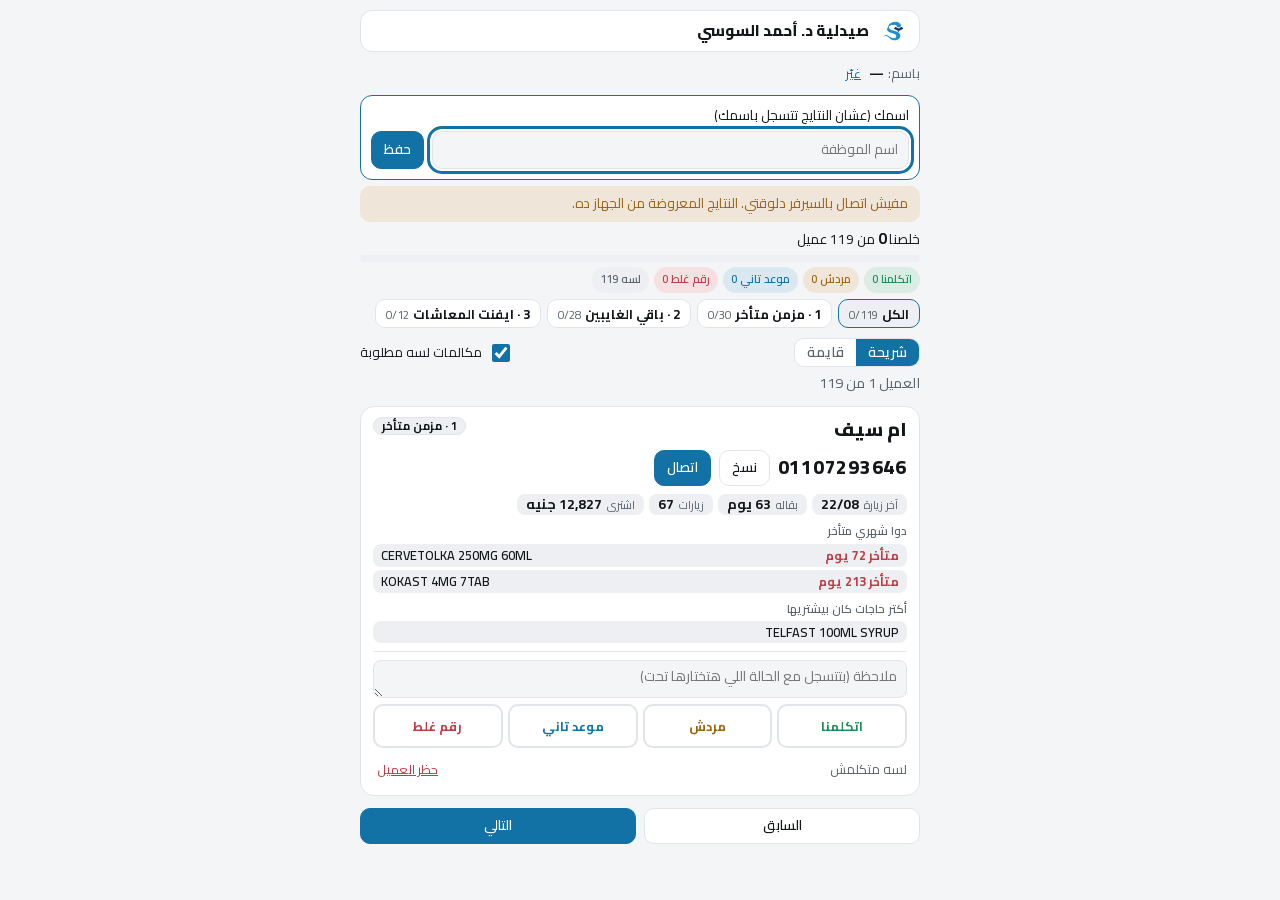
<file: calls.html>
<!DOCTYPE html>
<html lang="ar" dir="rtl">
<head>
<meta charset="utf-8">
<meta name="viewport" content="width=device-width,initial-scale=1,viewport-fit=cover">
<meta name="robots" content="noindex,nofollow">
<link rel="icon" type="image/png" href="icon-192.png?v=2">
<title>متابعة عملاء صيدلية السوسي</title>

<link rel="preload" href="fonts/cairo.woff" as="font" type="font/woff" crossorigin>
<style>@font-face{font-family:'Cairo';src:url(fonts/cairo.woff) format('woff');font-weight:400 800;font-style:normal;font-display:block}</style>
<style>[hidden]{display:none!important}html{color-scheme:dark light}body{margin:0}</style>
<style>
.gate{max-width:420px;margin:12vh auto 0;display:flex;flex-direction:column;gap:12px;background:var(--card);border:1px solid var(--line);border-radius:14px;padding:18px}
.gate h2{margin:0;font-size:1.1rem}.gate p{margin:0;color:var(--muted);font-size:.85rem}
.gate input{width:100%;border:1.5px solid var(--line);background:var(--bg);color:var(--ink);border-radius:10px;padding:10px 12px;font:inherit;direction:ltr;text-align:center;font-size:1.05rem;letter-spacing:.05em}
.gate .err{color:var(--bad);font-size:.85rem;min-height:1.2em}
</style>
<style>
/* Layout: one customer per slide, tier tabs on top, call result saved live for everyone who opens the list. */
:root{
  /* نفس ألوان index: أسطح داكنة، لون واحد للعلامة (أزرق)، وأخضر/برتقالي/أحمر للحالة */
  --bg:#0A0B0D; --card:#141619; --soft:#1C1F24; --line:#25292F;
  --ink:#F2F4F7; --muted:#9BA3AF;
  --accent:#1B92D4; --accent-ink:#04121C;
  --ok:#3DBE8B; --warn:#E8A33D; --bad:#E5646E; --later:#1B92D4;
  --t1:var(--bad); --t2:var(--warn); --t3:var(--accent); --t4:var(--muted);
  --t1-bg:color-mix(in srgb,var(--bad) 16%,var(--card)); --t2-bg:color-mix(in srgb,var(--warn) 16%,var(--card));
  --t3-bg:color-mix(in srgb,var(--accent) 16%,var(--card)); --t4-bg:var(--soft);
  --ok-bg:color-mix(in srgb,var(--ok) 16%,var(--card)); --warn-bg:var(--t2-bg); --bad-bg:var(--t1-bg); --later-bg:var(--t3-bg);
  --mark:#6B5A12; --mark-ink:#FFF3C4;
  --font:'Cairo',-apple-system,BlinkMacSystemFont,'Segoe UI',system-ui,sans-serif;
  color-scheme:dark;
}
@media (prefers-color-scheme: light){
  :root:not([data-theme="dark"]){
    --bg:#F4F5F7; --card:#FFFFFF; --soft:#EDEFF2; --line:#E1E4E9;
    --ink:#14171A; --muted:#5A626C;
    --accent:#1272A6; --accent-ink:#FFFFFF;
    --ok:#1E8A5F; --warn:#9A6410; --bad:#C33B47; --later:#1272A6;
    --mark:#FFE58A; --mark-ink:#3B2F00;
    color-scheme:light;
  }
}
:root[data-theme="light"]{
  --bg:#F4F5F7; --card:#FFFFFF; --soft:#EDEFF2; --line:#E1E4E9;
  --ink:#14171A; --muted:#5A626C;
  --accent:#1272A6; --accent-ink:#FFFFFF;
  --ok:#1E8A5F; --warn:#9A6410; --bad:#C33B47; --later:#1272A6;
  --mark:#FFE58A; --mark-ink:#3B2F00;
  color-scheme:light;
}
.brand{background:var(--card);border:1px solid var(--line);color:var(--ink);border-radius:12px;padding:5px 10px;display:flex;align-items:center;gap:10px}
.mark{flex:0 0 auto;width:30px;height:30px;border-radius:11px;background:#fff;display:grid;place-items:center;padding:3px;overflow:hidden}
.mark img{display:block;width:100%;height:100%;object-fit:contain}
.brand h1{font-size:.95rem} .brand .sub{display:none}
.brand .sub{color:var(--muted);margin:0}
.addr{display:flex;flex-direction:column;gap:0;color:var(--muted);font-size:.7rem;text-align:center}
.addr b{color:var(--ink);direction:ltr;unicode-bidi:isolate}
*{box-sizing:border-box}
html{direction:rtl}
body{direction:rtl}
body{background:var(--bg);color:var(--ink);font-family:var(--font);font-size:15px;line-height:1.45;
  padding-block:10px 16px;padding-left:max(16px,env(safe-area-inset-left,0px));padding-right:max(16px,env(safe-area-inset-right,0px))}
.wrap{max-width:560px;margin:0 auto;display:flex;flex-direction:column;gap:6px}
button,input,textarea{font:inherit;color:inherit}
:focus-visible{outline:3px solid var(--accent);outline-offset:2px}
h1{font-size:1.45rem;font-weight:800;line-height:1.3;margin:0;text-wrap:balance}
.sub{color:var(--muted);font-size:.75rem;margin:0}
.notice{background:var(--warn-bg);color:var(--warn);border-radius:10px;padding:8px 12px;font-size:.85rem}
.progress{display:flex;flex-direction:column;gap:5px}
.bar{height:7px;border-radius:99px;background:var(--soft);overflow:hidden;display:flex}
.bar i{display:block;height:100%}
.bar .b-ok{background:var(--ok)} .bar .b-bad{background:var(--bad)}
.prow{display:flex;justify-content:space-between;align-items:baseline;gap:8px;flex-wrap:wrap}
.prow{font-size:.85rem}.prow b{font-size:.95rem}
.chips{display:flex;gap:5px;flex-wrap:wrap}
.chip{font-size:.72rem;font-weight:600;padding:0 8px;border-radius:99px;background:var(--soft);color:var(--muted);white-space:nowrap}
.chip.ok{background:var(--ok-bg);color:var(--ok)} .chip.warn{background:var(--warn-bg);color:var(--warn)}
.chip.bad{background:var(--bad-bg);color:var(--bad)} button.chip{font:inherit;font-size:.72rem;font-weight:600;border:0;cursor:pointer;min-height:26px} .staffrow{font-size:.82rem;color:var(--muted);display:flex;align-items:center;gap:4px} .staffrow b{color:var(--ink)} .staffbox{background:var(--card);border:1.5px solid var(--accent);border-radius:12px;padding:10px;display:flex;flex-direction:column;gap:6px;font-size:.85rem} .staffbox input{flex:1;border:1.5px solid var(--line);background:var(--bg);color:var(--ink);border-radius:10px;padding:8px 10px;font:inherit} .lnk{background:none;border:0;color:var(--bad);font:inherit;font-size:.8rem;text-decoration:underline;cursor:pointer;padding:6px 4px} .btn.danger{background:var(--bad-bg);color:var(--bad);border-color:var(--bad)} .chip.sel{outline:2px solid var(--accent);outline-offset:1px} .chip.later{background:var(--later-bg);color:var(--later)}
.tabs{display:flex;gap:6px;overflow-x:auto;padding-bottom:4px;scrollbar-width:thin}
.tab{flex:0 0 auto;border:1.5px solid var(--line);background:var(--card);border-radius:10px;padding:3px 10px;cursor:pointer;text-align:start;white-space:nowrap}
.tab small{color:var(--muted);font-size:.72rem;margin-inline-start:4px}
.tab b{font-size:.82rem;line-height:1.4}
.tab[aria-selected="true"]{border-color:var(--accent);background:var(--soft)}
.ctrl{display:flex;justify-content:space-between;align-items:center;gap:8px;flex-wrap:wrap}
.seg{display:inline-flex;border:1.5px solid var(--line);border-radius:10px;overflow:hidden;background:var(--card)}
.seg button{border:0;background:transparent;padding:3px 12px;cursor:pointer;font-weight:600;font-size:.88rem;color:var(--muted)}
.seg button[aria-pressed="true"]{background:var(--accent);color:var(--accent-ink)}
.check{display:inline-flex;align-items:center;gap:6px;font-size:.82rem;cursor:pointer}
.check input{width:18px;height:18px;accent-color:var(--accent)}
.pos{color:var(--muted);font-size:.9rem;font-variant-numeric:tabular-nums;unicode-bidi:isolate}
.slide{background:var(--card);border:1.5px solid var(--line);border-radius:14px;padding:10px 12px;display:flex;flex-direction:column;gap:8px}
.top{display:flex;justify-content:space-between;align-items:flex-start;gap:10px}
.name{font-size:1.2rem;font-weight:800;line-height:1.3;margin:0;overflow-wrap:anywhere;text-wrap:balance}
.badge{flex:0 0 auto;font-size:.72rem;font-weight:700;padding:0 8px;border-radius:99px;white-space:nowrap}
.badge.t1,.badge.t2,.badge.t3,.badge.t4{background:var(--soft);color:var(--ink);border:1px solid var(--line)} .badge.vip{background:var(--mark);color:var(--mark-ink)}
.phone{display:flex;align-items:center;gap:8px;flex-wrap:wrap}
.num{font-size:1.2rem;font-weight:800;letter-spacing:.04em;direction:ltr;unicode-bidi:isolate;user-select:all;font-variant-numeric:tabular-nums}
.btn{border:1.5px solid var(--line);background:var(--card);border-radius:10px;padding:4px 12px;cursor:pointer;font-weight:600;font-size:.85rem;text-decoration:none;color:var(--ink);display:inline-flex;align-items:center;min-height:36px}
.btn.primary{background:var(--accent);border-color:var(--accent);color:var(--accent-ink)}
.btn:disabled{opacity:.5;cursor:default}
.stats{display:flex;flex-wrap:wrap;gap:5px}
.stat{background:var(--soft);border-radius:8px;padding:1px 9px;min-width:0;display:flex;gap:5px;align-items:baseline}
.stat small{color:var(--muted);font-size:.72rem}
.stat b{font-size:.85rem;font-variant-numeric:tabular-nums;overflow-wrap:anywhere}
.late{font-weight:700}
.sec h3{font-size:.74rem;margin:0 0 3px;color:var(--muted);font-weight:600}
.list{list-style:none;margin:0;padding:0;display:flex;flex-direction:column;gap:3px}
.list li{display:flex;justify-content:space-between;gap:8px;align-items:baseline;background:var(--soft);border-radius:8px;padding:2px 8px}
.list .en{direction:ltr;unicode-bidi:isolate;font-weight:600;font-size:.8rem;text-align:left;overflow-wrap:anywhere;min-width:0}
.list .dd{color:var(--t1);font-weight:700;font-size:.78rem;white-space:nowrap}
.hint{background:var(--ok-bg);color:var(--ok);border-radius:8px;padding:3px 10px;font-size:.8rem;font-weight:600}
details.script{border:1.5px solid var(--line);border-radius:10px;padding:0 10px}
details.script summary{cursor:pointer;font-weight:700;font-size:.88rem;padding:5px 0;list-style:none;display:flex;justify-content:space-between;align-items:center}
details.script summary::-webkit-details-marker{display:none}
details.script summary::after{content:"＋";color:var(--muted)}
details.script[open] summary::after{content:"－"}
.sbody{display:flex;flex-direction:column;gap:12px;padding-bottom:12px}
.sbody h4{margin:0 0 4px;font-size:.92rem}
.sbody ol{margin:0;padding-inline-start:20px;display:flex;flex-direction:column;gap:5px;font-size:.9rem}
.sbody p{margin:0;font-size:.95rem}
.rule{background:var(--bad-bg);color:var(--bad);border-radius:10px;padding:6px 12px;font-weight:700;font-size:.88rem}
mark{background:var(--mark);color:var(--mark-ink);padding:0 4px;border-radius:4px;font-weight:700}
.result{display:flex;flex-direction:column;gap:6px;border-top:1.5px solid var(--line);padding-top:8px}
.result label{font-weight:700;font-size:.9rem}
textarea{width:100%;min-height:38px;height:38px;resize:vertical;border:1.5px solid var(--line);background:var(--bg);border-radius:8px;padding:5px 9px;font-size:.88rem}
.opts{display:grid;grid-template-columns:repeat(4,1fr);gap:5px}
.opt{border:2px solid var(--line);background:var(--card);border-radius:10px;padding:4px 2px;cursor:pointer;font-weight:700;font-size:.8rem;min-height:44px;line-height:1.25}
.opt.ok{color:var(--ok)} .opt.warn{color:var(--warn)} .opt.bad{color:var(--bad)} .opt.later{color:var(--later)}
.opt[aria-pressed="true"].ok{background:var(--ok-bg);border-color:var(--ok)}
.opt[aria-pressed="true"].warn{background:var(--warn-bg);border-color:var(--warn)}
.opt[aria-pressed="true"].bad{background:var(--bad-bg);border-color:var(--bad)}
.opt[aria-pressed="true"].later{background:var(--later-bg);border-color:var(--later)}
.saved{font-size:.82rem;color:var(--muted)}
.nav{display:flex;justify-content:space-between;gap:8px}
.nav .btn{flex:1;justify-content:center}
.rows{display:flex;flex-direction:column;gap:8px}
.row{display:flex;justify-content:space-between;align-items:center;gap:10px;background:var(--card);border:1.5px solid var(--line);border-radius:12px;padding:10px 12px;cursor:pointer;text-align:start;width:100%}
.row .rn{font-weight:700;overflow-wrap:anywhere;min-width:0}
.row .rs{color:var(--muted);font-size:.8rem;direction:ltr;unicode-bidi:isolate;text-align:right}
.empty{background:var(--card);border:1.5px dashed var(--line);border-radius:16px;padding:28px 16px;text-align:center;color:var(--muted)}
.foot{color:var(--muted);font-size:.78rem;text-align:center}
@media (max-width:420px){.name{font-size:1.3rem}.num{font-size:1.25rem}}
@media (prefers-reduced-motion:no-preference){.slide{transition:opacity .15s}}
</style>

</head>
<body>
<div id="gate" class="gate" hidden><h2>قايمة متابعة العملاء</h2><p>القايمة فيها بيانات عملاء، ومتقفلة بكلمة سر. اطلب الكلمة من د. أحمد.</p><form id="gf"><input id="gp" type="password" autocomplete="current-password" placeholder="كلمة السر" required><div class="err" id="ge" role="alert"></div><button class="btn primary" style="width:100%;justify-content:center" type="submit">فتح القايمة</button></form></div>
<div class="wrap" id="app" hidden>
  <header class="brand">
    <div class="mark"><img alt="شعار صيدلية السوسي" src="[data-uri]"></div>
    <div>
      <h1>صيدلية د. أحمد السوسي</h1>
      <p class="sub">متابعة العملاء · قايمة حية من المبيعات</p>
    </div>
  </header>
  <div class="staffrow">باسم: <b id="staffnow">—</b> <button class="lnk" style="color:var(--accent)" onclick="askStaff()">غيّر</button></div>
  <div id="staffbox" class="staffbox" hidden><label for="staffin">اسمك (عشان النتايج تتسجل باسمك)</label><div style="display:flex;gap:8px"><input id="staffin" placeholder="اسم الموظفة" maxlength="40"><button class="btn primary" onclick="saveStaff()">حفظ</button></div></div>
  <div id="notice" class="notice" hidden></div>

  <section class="progress" aria-label="التقدم">
    <div class="prow"><span>خلصنا <b id="pdone">0</b> من <span id="ptotal">0</span> عميل</span><span class="pos" id="ppct" hidden></span></div>
    <div class="bar" role="progressbar" aria-valuemin="0" aria-valuemax="100" id="pbar"><i class="b-ok" id="pbok"></i><i class="b-bad" id="pbbad"></i></div>
    <div class="chips" id="pchips"></div>
  </section>

  <nav class="tabs" id="tabs" role="tablist" aria-label="المستويات"></nav>

  <div class="ctrl">
    <div class="seg" role="group" aria-label="طريقة العرض">
      <button id="vSlide" aria-pressed="true">شريحة</button>
      <button id="vList" aria-pressed="false">قايمة</button>
    </div>
    <label class="check"><input type="checkbox" id="onlyLeft" checked> مكالمات لسه مطلوبة</label>
  </div>

  <main id="main"></main>
</div>

<script>
let DATA = [];
const BLOB = {"s": "fBDzFNSgDuKBs3ihDvdZgA==", "i": "x64UX4ICZhugLlqe", "c": "G/r4eWaHWeFlp0SZZCWsPkLBjRsCHT4VZ5TkHkxIWQP3B94y08ETbul80y57UOTyOXWk10w4R9h6BmntZHg6SMiFRzPjtu6PNf6ZaAWxcEKqtOCYLOPFl4UsQgHvKEUfJxrizHHEkCdB+gLOKM/KmtYQyXbuRGySQtN/sxrLPyrhJjFXpKEV+7o2dNa60S9cQrWIBMxIblrdacVqf5SmnrUSKXr0LOy/VyLTAj5HsZBqI9tPfJP92j5ObWNNqBOrg8oxx3Sq7ssOCylSFfcwMNGNlFOp/f0m4vATLLZdetidfxCG55JvBUbS/P7GqE4hEw9TCI3MdfzCwWlDC/cF9x5DPKRCgId+ogHPRRslkQw+9P1LRlkMIHIhjlCLN3Rzb/sJ0w/cr+0WsSFgh4CdNjJ7GnZ3XbT8prDvvpvCZLbDWqOU76MuU7FEJZMKJaVrKvweoO4VoYIoSNmtSw0WtKiEs28kMiHxSkuYV3yA/lGzcJ4iLLFgggMgYjCeaEqf0MLg553jsALdU5AZ32wrOiC2NRSqA/8UQQNiQLM4NQeyfELKrcD9mNzxS7pGXILx577R4JX7hS3szUpKYfg71FTzGJta7+q+c0yjqC+pNzJVd3fiBISr0WZV1nJeK5yZlBHTcV/2CjOCkEDZYeqFyl0efZlA4Z5c2awxH8AVMF5ceQWlS7lHVZ/[base64]/6GQPta95zXT+CnuY1OnjJssDeev/nJoXgl4Kl5i36z0yEDLuJ5G8qhm5uicx1lrbJ61c/DeZ0b9GyBPCCmn8CIGwa9vT9i5VuegxqrY1rA2ailBAlqQ62ILbCA93UoInjTa2IWcFQBNXZj6GFw/[base64]/go1+vfl4Eg3OwIe1svUdCLXqDQ+v367TSE4Sr3ObBcAAc8HEAsMKtTPnBkGhFz/nGLGUD4gpUQIfH11Bsd3P7tZ4DCzO054Tza1G5fSKf8nPWR9+ACtsUJXX5ebCcXTv6iQD96nWY+F76IGm17i/U5WXmvbiolLlJg2myB/SfoJlAkM9r8y9EkZEHe56XQJNuv345l9hhyOo7QM2VklvSb9aYw67qHzKaAKoz/U2yPCGHKPTUZUs6rns8lRFtNMR7G6yDW/[base64]/p88I2zzUXqoLUDflHVQDvrTzM812zJzcwDPV6zID9xRVe+UuvCmz4FGeUSP0DEfrML2xmu2+0LttI2tFT9RV+rVE11OFyI1ql9S8/+aMTpgKq66p4Nbbu2BsvdXbpnhUxyjz/zqkBFx2filv7otVp2K/L8CyUGXEUPld4GYf6+7WdaVwes+6iPuUhEbrg/kY9UdjRWxBjJmPYh//cQzk2WaVdDQFAKUAavIdpw1CC59+kEbxei8rYKw4eovqExGNzIoEuQcdLs1FgcXnoca8B7DOggV+wBHTri0V996/AAhPUjEnHxs1IYDsLXlA0bzYWHqlwq06zOgL7etJ2ormOgYq6IuGBpGkkcbTeUkmo95Qjr45NWIfPaLEF8KaW6bBYtp8TT4NgjR5Bnbpj3cEmu0/PjOSL5iuS+qmwxIAbM9d+CJrn18LbYSOnyV11O8A1TUzCLafavhp37sJ5h0JhqOLkgq34QChnSVi61fvj3d7rP0mbcVgK8RB/ckvEqzIomP4y9B+hM+rX53RJl7MkipgU0GzSH6t8WBtjEl9EWDmESWXcGMdiKYT+ygUXWpIqeUZoSwQTk5E49C9zPfEh/CcFDHZGVKSVeqVHdgIAxq43D2AG3sw+GuLN2elGaJ/0m9l36h/yLx+n8xtGE2iftKqkuWnD0n9dKPfdOvpHKPGLS9sENmZHYyGov69p3d6UHc5JAGh7W2L86o5icN2zUJqa/c9gpL/HlwCgbITv472o25YmqyQKu6W8VWmdtPlI0fbpkiB1+1XFVmgkkjcSOyKTOBoVVw/umx9G4mJONUiJjKn9Z/hXDvq9OhCJW2hTP+5KNBe7yQBdTtQuflkcwsFEMJalwpQKvx5b03JuuhXGl4CzL5GJOAaOBpXa+wFV8vn6L3GEYY0fWj3p6XmZUBtm7kv2kYXN07VVH0oD0Q5pCUbU/+pmijrZh9cbNgOMIk0EQ844afXRtS7d0hTKxuP58rFd6dkYSJHsHzGZe/YPIMRc8bz3yTnJvaPXdSfe26v7l++qDbl9U+uAK5yPWgUeEtOd+gXfKU3X5xGusnP9siFqxzAD5PFYygTKa/[base64]/F2GFPn8Tetkpmgo0flrLrVyu6FQTQ/cMz4unsTvsDKVaUh5FA5tKVjX030NqTXKPmu2mzoerANesTfTUHMnZ8ZK/4nv6wqC293HcTxqu8544qzNdpV+hdyaJErOhewGxVpveWVcNekyxi2XHBpmS2C+Wx3EDsFLxwD10PEkZCsRS/[base64]/8FhekvqKiFWYCg6A2l3b5EM8m8Ax/gDH4Dkm3W4ruFkuZlgfNgnMscWahSxL7g7U8maDQa1adOD4o1yoXdchPcEANd5LptP4K4Xej2NO704yd2x9nzH62CgA4INe33ROt8/lLc1k/2icvsO0DI83iwXBCUXzgwhbC7z+XfnNiKOKugZLZxGZaFzcUD70fxKmRFlOnqdlia2CtVH0cB8YBGXP63/khBIa/8c798BMle5VDjCm3NTKvoFmx/e/XDr858b+7yNWw80vQNe4fbv+cnWzaRsvZgMnqmyR7ujhjTRw60AnNNZtiOqPyivpeJtw5pNM1Apo5EkQEguN1L4ET34osrkswfHHSKJSP6PIdvmc/seG0jFSelTYtcDN+iTJEkc0r8tqXn3YHBRbh3+hS9Ni/ECl8GU+79tBsIL/VHxd/LXgtmYb97g/5Nb/S/KYZhUKc9VizeeMgzWF4ctuRRoa+XRXazjJttjuQ6DJLOhKc2iW0U+K+K1/x0gg6uGftpD0cmtEf+TCyytsfHjYL0L23fH0KAKDm136kKSble9iEzUh/gnUJ8aAA/7r5H85nDaQKPszPFfEXJztonw/NjAWAgTZOlCjR3miakxks4ZXxP+SMAeutW7k+vpCQzMPw5ml/Pc94X9dtwFw1UcA7DL8gGFHJWr45zY85GjKleK/9PJGfw0zKo6/dD61jQcH+l2AwAuAxHFT9YZ9duv5lneyh3/2sr2dUk2TuSC1JcYkooa/3XJI7k48F6VPdfTVvyapetG//iHZY4KCr0TOOnFALDZVOg9pxNq9q4nbaj3N0E+p9IM9G/O+VtWZvNjjLrOgQzBzxEBq0eziXynUlDtmpYbCpooNbuOS+J6F4nhZJjpZKHpfipiXxD1dMwg+9R/[base64]/x2xoQ6a3PriRsawlGJpmSwUwGKHEE2Us9QLIZCyVPQFOjogjWl24sLpqGYJ3Ev/xjNmc01Si3v0cahqmOiCN7S21YBxY54/BroTYjSOZJ1umW2WrXoftDeFadz9sAPeWO+Oy3Ql0HXZ5G/r9ekLjVkOoxJgy95o1TiV0zPH25YhuvsfYbf2XZ6kmJEoY8NxYJFUrvQP6apnOdHulB4iP8YmO1IdsuFJ1NTe8MvC3fEp3+894g+Mu/xuUW5cxTgrqWNy7DKebuYEQAjA3rXkIm/v6JDp9VIp2eykjEd+p78GvWRLhNsOXemoRqX0B1qc47vIaNhdGkWr4ggMiuDnvJiL/QyAYBMqMrSwXFaUZZMW9GEIMFVTTCoUtB3lKmemzPR5Hd0Bdb/q8aZVs11PvF0xeioc3a6vaLMdSwK0IcF7c8khcyXvXH2eCHvd3ThRE/rYBWAtx/r9iJwqvuk0QKydrToI1NHpWnGxUAtXdn8rojYWHj4g9jJwVEbt7c+T9rRjsV8LdyqQHf7DPg6/eOxljNGJC5X+hT6nqUNf4L2NNbtxFECxImXhjTrEP6jwRQlBqgGRIh6PoKWzrh8tjMe6xuFbNilpsWTT84F3d8XdfyKV6GqQhdIJOUjSUFfXq/6TeBK0lklmuU+i+brQXpn47JLboPq6AZfmDuDJlb5SD/[base64]/t+pNFTNp7kg/OvUcUlGZyx+ODMmapHOkoRHUgE9EmO9iXA1gtGUvYAsW7rO1ETPCw8hmZnkfPOgFzmMgezZcNRD/[base64]/X6VGvDAkgpMVHnMjf8vtY6mvoV28jJWMW0vAXwMaPzunlewUUtI/68oL9NCmOM15f5fIBzT8qXEfnzAJ+qNoc1QZV9Qo4IpuX+nb60aa6n5Y1eQHBcpRnR8fDC4u/+CV0CujVq3knkBhbENb2taa43RKt/DVo4rRGv6O1VOdZXGxHrC/ZCCvEAwbgukFE7Br4yLCODmCo4lKwyDcGkMwOa3rY6vkhCXs49Eu9F/[base64]/BASKayNz0+ias8+S98LfEz21O/5587Yo0LnOOoyoorXEs2pkON1SxOTK3T3pjgP0OBdWGXqHxPItCJSWyT1+4aVmip0jmiY8fJgct+ZIklwmss4aL4f2MpTkKtcs+n1rz/[base64]/FnSTcsPfj4LcZtIWeT15QUiHe0EGwPw+4c042mHtyUkEvx31TqIlXoONeC8cx8j2wiMuNl7Rm6Wau0+mpAPyAJ6F7DEBU6PSwsaoL9KPIHhApG+52kuFRBm3ANfkIcHas7Q9xRhbgsZWUP5N/8C6Fcab/W6XllrkkhL+ebMJ/p124QqB70g9m/thU1nxGXxHby5noRyfUY1kQXvBaysSOfqkaqlzZUUMTyAmy2oML7TIa6AHMTOfHLovxFD6GRLeSGtfKt3jMSPskF8f6whWHL4GVkatUu5LFnSjaHX0ukHT3fjY+fwBDtGiuslnB8+tQpY2CW3SOhiAmsSveaaRdD4FFGPOtyOYmVdeemT7U/IVW+5Ioh/+K4Rtq/ewxLxAgpRiYFReIHdEG49tLzHZz6PINI+nRTlk4QfSZDfJKIBUVmw2qo0xk5xvVEJrVnoPJIUDhRTCszwZXQy5XGKSmU1cATdgIZztmSWu0h3w/XVIrAaWVkXPONQdKfR9jF9q0prm4Fp746l8BDobg1kA9RXAa2Sv+qmx/wMu7KN0MQbpZfNcCuoYiDE5zba+qZXgIRNLOSR0xFzKo/tNw93/nlqPgWOT+QcCyYokgNQEN15fBDRzp1dlz2OjPx8jaB5Ybsi84aZwRerX8NznIn8Cm7iMi7HnjysvDl54toHeXeC/+HD4oHJaPHkyc+H156ZZAuf98Prxj4Cl/35I9W6d0roBFa4LK2QOrk9Qcwt5RbNU7apP0buPqBTjv7TOSa6epjNYPZuiiqnNzFcbu2oiY/ZVrqsfr53KediS1ENbLSQ1fuJFfGaHaq/M8xvX1SUuSRj8jnLxdH/WTexANcl/JEPXZqyG9VE6Y17CTgx7FnRt+4NqMWW75FAbcg5och7Bc6fapUL43oaCrBieDlR+BYY2zvho005fbrTliT2amXYSSRYVU44BuERAzmu/xtbNR2ziQ3wI82/j50qPnFxRvI0Tbk9DReOXSBOrRKofe3wGVLbFPea8r56d9nGagySzKgu2/gUNGHNLvfMVVxbqhZk1C7ck+EFF0wWSxObBOLJupxhjdW6FITg6067c5EhFoMywKDMqeKRw/5uuPEyWv9cXZvLAIBp5f/+5mJ48DeM/rqNvxDiqwkfibwdlj4494CX6V0u0CkJnT5sskriUYqsxKmd18yIzugIQTt6YiiGJD3fU3lOQ9FykwZ0Dxb1o6vktnCGKfjZyKC/fdvAZKwSsK8lggHS6EQ5zCKQ4dpbjClUtIMnbRPj97Pe2AUsKyufeNOHEoqKLmwMLCCwqn9SU+7zEd1fMSBdLPZlApsVUBUuXco3+3YN1THk6ZPOynt0MLarOsQ/P5qE6bySGJyN13DfS80oNN1HRF9DlcOuXsJ41tdx/G7PyhtR7EYFbx+bJWn7ZImjcpoKbFpSTRQZ1I+WowuWV1LQPktoAjpzGnGY2kTCZu4omuj3TO2wX+m3GCROMzUtSu9xeQaAQVX0lRYJyzfdcPMUQSrwybXjxsbcCbBoEq6P+eXKej0cCQ7jJNUYheL0myQvlzjFHsPTTUS1BzP9vuX/+TSBVk50pspwfYsaONt5eO7wjv0weUsaG5VZGK1FON9Xe0V7Do1qzLp/[base64]/vwTWKD8o1nB4zsptC93ju4LbeT2TE+ZBbFPruUl3n4lC2PN9o+tbKKs+nJqAnOfV1jGvn5KFs5v+nfgcJGVAJC33pnUMZGn+q8rgzL0bRunBSI2vPGCjXxzU1WEoJhvmySUx1Av/tPf2Vyk6igq/UYcR7L/j/+jyGk1NnOXJzkYWsIthI9FlA6wOPjOsX9DJ9Fhno18lXdnLGFm/XPRZDmA4VXBs9rtiZQBXRO+yBe8zSyif3Ie0U8iGuLvxp9HDLTRMqVtVLbx4ak/dj6lwzUhCWErRncH9nbaHkbXsrpBpBUHnrzcZnyut7TnPfxZLO6U24NIk/qVwydcrfua0MFo8PWPzP2YTRVQ++GIvEAT1XSdwePIlABEbe1eNgSMt/GEFYbr2pVO5bkhbKj7GXUoHI8J/UbCY1Yec/0ROo9iH24z/U0mGcEsSxC8BLkWj0HosI0xvwmRJMbKYdh9wqEWsnSrVeXQ5JA6Rw/eXdiQwwIqjTDnnUEDptnQLBYJcoZfb+5c2cjKkq6vhMahaaU4T9WvX/rE1vPD/JPT5naTXrEbBMrmnuA/O0RK5SwUCbDmKROxxejb6OV71hzdiADJb2KRFRXSvtIUINuAQyMoxbazEnAM9zpv16wCWQqHA/Wv8c4QPQHeRK0QTstNh+Kbah+LWuHjylcnwx1IU8KNN0zLKY0ygOiJ/0Jqh51VjsSr5QDEqRgqwO4htL7eaJtgzNxEiqZs7m4phH9VJDA6M0ndLWiepejyOxzxVLwgZ2X6R/RBy4DznoIkmuN/0d1oDL09sxKbna8YAwu60Nc9QMoRdAwD0+PQCEa68GYu7ZHCsdZuCe1/W3o3vDXgZLSxjojIcJue/EQZv3PEKnj0OR/T7SCVsXUMe+7B3sDbC4GlwH1FySecgXnPbmZbJd8gqEinXM6xeDp2vxK/oJZC6H1iWpK0GyfaaV9JIjYEAxMnp9eUhV+zLRkcPFRbdAg0l3x3pqOtxbSy3zRPd9CTKpKt3xzs1yGhIRzZLBHYA4yRjKegBxeqBV8gEWxhlSZf9D/5qZ+cfdZgkdmRMCRsrhMfgKdrBQp0Uw9c+0ustmizJOZJWZxzanL2MRtTbT2FeIbtRRZXCCwYNVyIPOLgBz5gbshSvRvVv6d4Zqs1G4+ofTeSdY0iWsEO1kMzTy6gDapKng5GmyphnZ3dsg3GG4Wm1J/gF0H+UH0k33B3exGqR/mAM3ErbPIgUUgElf3qsZd1+WQOEjYQmXb1J6RRbmoJlDj0vA0VbGgEYyrqqeHHP/EDRyFZo99XTBAdpEyGVjARBVVaAaTREWbY6Z1oirFNjcLxl5weEtbCpO69vUgcXAv+QyMezrdS0aNQgmui8reGjXugGa72gILijKz2CKo/mn9DhJUPj28dZ/AtEZxYZsl1D11CEHT2lvFIJ2ueWaLLr06zdWOC5BZxDoyosOoSnkmQL3w3qmSSqbt70+Q6a69uHJ9nuzuNzdL1LVNRaANxyYBE7ADN9ZjH1CJEbvsAkYBEe0vaamoOwH5LzUhlJCJKkEPO/7A+Pfg5eMDz3Sg19UMWgTG4M52RxNCPNnTSNaV1+fN9G9g+LGvJmxoxcAmVBl0n/Yk/BBQxuvObPAdPfbxyBdgSeOXelKThEdMmzbqxVtNEQ+guzcwLbnEO/bJyWfNxFfCriLAJynRw4kbzNKzkn1pqdkJ+DP8FbIru/Y/2MQbtvSpncl/sdpTEZuDr5D5D6QM2+XWiyqCHPs1dle2FkGTGS4tzgIAtpSHu8CAL2CeiSboiS6vABAVNMAiPDDmP36SOI7JXvwkYtrgVpRTT5fYSK4mhLs+olc5odgiJ+b3vgXjsZuKbDxKRH6KnrFceeJgc9tZUoolfIA2xdAbffE9Z4KAmmRN1TTmwpuV9AHSGit/iJZvxAwDymFzuLChaoBCTWSWrBq7h/CpXa5N8xFV1F1U851TGuO7RY3s3dgztHY1/KJDzgXwF0/[base64]/1roThZTVbezlA6qvIMx6jglHe3FCbdQaXdTcRYL7ZGS65eIE0a2pQG1MLJ+kxvsAKCh1jCkaXN1TLv/ob/EiRBMHqVxgwIasqzuM0haisId87G4Jr6sSAXXB9TFjrUlcg1ipuBUIo1e5Z9B77ODOZN0REEjF8vtbbX3QNU8SmIbQtTJzcbz2kJwUTizt4MMN/1wmYjm76Z9cMSBT2Bva6y+un7kt2KnNPvM1WY6A8blxDnGZrf+K5sYQqOnyGyIa2TLNVWTsK/i6oVNTy3hZao4/we8qfp8PnBfzpqz5SbiATtj4ob9c2XMAYKlTpijdY/g76FgKkUxCraZDOQf3qd6WgfYw68RL2m78paSa/vOFmjtVG4bmicRZFuFU5zcn7Bit82sLaYWOAYHWwnNspNX2jaY9RedfnO2gHinGR9Syw65rfdPmmkTippJTNbsvavBNhLPze7pDY9M7vdtVgBqBvk/APk6mCmA7kLTLMAyOmwVkI8MH/dNhzGd7wP7j8SzGMuPoyC0XcqKOErmiBuK0IooQkgGOKkTxrYB3BVITlMygpjy90WJ6F19BlSPCy8UsbEJJt+OwIGvt61DDOWf23InhanN8hi0bUnuOyj17y3M8x4odb/WemjXnUqnSa5pgV39GU1gNvnXeoczxJldCPTdYbh0Br0yoo7+Ui5cd0w7dbHa5k4dQk+nhTbcWenXn0ymi8LrRd4mUrQVbLF/Bk2sKeacMl8M5qQB0pP+pO27IywbW7u9GkpDpSJ0swRaJED1ir2lbakNHqW0Atf6PxxZTwjxdmX5aILXaEYoRzlk/2aKDBa81iFaJMKSbLHuyZ/uYhXyHInnvXkJqLrxDy0U4ze7lLFRyJbRQSn6nIBrTBzT6SIc5419gD0Ud29VCqcvDFJoH73FVlyfCDlrvfGfveCHlWTDG5bwmrvsb+t4VxHags2qeDbMLPnd41ShEg0/ri95MeRJynlh1VYfBe4mT5zBPqjJy+oyZOafI5SkkO7WOcN3+vrj8mg/dhk+FYfSmoWlxixAh6BYOqG90KiSluL+8dqP6G9Wxy/GqwND4jD1YAG2UngRcTZNQS3rkL1Z6cRzR/p29AqZMzrMkb/MZYPdJ3zDGF+ffbDQouVgen8D44IoCqBXugyJptgwKZMmrPPPLj5mpHqFRtvN4f1+5o/g28TfilayKRHp7EAdBIqTIyIWSJDIkwgVX2ncuq10AYAfoQtJ5nY0PhoK1x94yMJ1DYZU8/rmkAiQy2EYsYiJkoOQGgW3aVzfoPUTEEIn968Uu5+JOcND/vYmn79DPjL2iyx49f2f6sso0IrT2HT9CZ+DDE69Nn+R3wGXOZ+zb6hrmgORLxoUsaV4Lw7Fvv5AciPl7689WFUSMc+3J3/FttFv9GXVM5HKyL6VrOPDKvXLy+1SCCZkDH8MgQ9+ZvHn2Us2Cv2SZ0E8W6G8PvyezrHIf9Tt0Y0pYMFtIVEMjgFEd4nTvAuHyyjETXVgdx/yeqqmtd7orH8jkZ4e+GB2l5FIPb/Pkdvi29DnIZ2A1YsM2/3uD8+Py9BjSgOPpOMugMts8E9Cddp283HpYtNDCQtaGyCUqGScRCd192hW/xr5r8kDR0v6p/2i1Dw08HjhRb0SWE7ztIpriqtkTrNOJmdh4cJvzJKfQzZ3FpdflUXv2u/9wvr9G8tz+jsyfNahcw0n+ajCSUMrbGPElvUu2b9ZbIQsd1B5J75FmfPyP2i/4X9Qtv7xLLA5KSvUChs2oJ0odnlrH/LzL8a0Ux8/xObAickWc+YrSlduCwsJv0ZpF9S1YK+G1ZnwAH1d0nl74/uD9Tl0sJTo4DzOAQbysMmkF/CfQi5QT2hRZuZlvBXOhGg0EYD964g1m3h+dZzv29scLGwdPvhnha29niLEDOjoTLe5V8bsO+jm2bgGFJxV/j5EXEdn/nwNqUB7yI1lxcdSsCo3houkvQ240I0XGxAvJj7aFomdPcjX9DxrcgHBUhSuCZYGk2KxTyW9bbNFRymeNAqByhIibo0gwh7Q0k1DlYWT9tKdXePlGFfCrTvV974C8w0mrIo3T4l/+KIQbfC99sf4n7JHzBt8guGimmSEJXq60uf7O4lzPt4mq4O/0WqW6aOTuRuCEAMcxIeZS9cpbgSA5tntD2IDwNAzJfecqa7kc7wXh5nxPgcLKiKLJ85Gs4L0rZzgJOiXMfptTbbd7pUKeRNppLvejDAk/22FMsheVUsrSIZOhK/nDZTxsO+919tMKXHLvm6QR6ABh52EFhnrGrIzuXdb2F++sHE3qBmNmM7lWTASM7GPtr+TQBzt4sF6SSFnV2TxdOK3GgDwuqHd0CFGgYea0zm5ezrh33B5NGuIxl+nOlElEHWFzuBbFocxJn/d6SANkQJDw8boQfRXA0/YXjQgTipoYRa9F2A6N+th+hKQgJhu6DfkQI9zzwj4KdFl3BnO9Te7zC5yr8FNn30aWqfXh1dNzESZukCwD+qc7m0C1zKxUZW7NANFmV4FRRGy5MRT6oqQxQBkIbm3rjayG2yPLpuKxiqSYEDzsJjXvglxRjyux6yAQTOarGbbKIu/4YxAl6zqEG4celUw1NT0jsL8MPloSfEr0ATKHKlqDdgbcQ5uD7wCg+098LKj8imCK203XhjCAMaChuw4Kf4WIOBopT1ZmYcvQHADaxGmEJ7Vw4UWSFbX4jfN8ws0cDdvTllONtQoZlUr5/DqCQvm2ArTArpbZB5y7KFaEZnwd/7F+lhL1jL1cGOLnX/F6KlnD9QpVBYUJlSJnjH/MV59MVk4WqR+XUuafdriwfs2z9MIJ8Pn2Ot4ucPX8r3VlO56U9a3QeYsJSxxUgBobqDDD+TTO2kswFpYdYMS1GjIOF0l1KXGXi8lgVHWStTwPCLJUldo2Mgy6N/eeEuz+73mcbk7UFS5LEnmQZWXgb9O3OupUEiZDqwMBMNDFuozJtvrTgvJ91HJSbXEyDwt5ROmW86eJe4jKY4vLcWYfot+LEVslvwcHCgmhWa6+wfeIaBFgfj+B4vcbtfr4/RY3/DknVyo22Xc9Sg5C8kY/jFzeHwtN9uceQpY2jw2H0U1Ogl3EHUUnNSIzYmtpS+qI2lON/asbfexIPOiq3fbg7W7y/lCJvDCJuNRQFu6S1mGDBzo5JD2t35VPBEEpOKtxTTkst4txykmKNQdXrOea6gkPnW10HszrU16V7Igg0y2GfqLzYnhhK1+xLQXjDHxDXLVnSWKRebZO4UkZ3dhRt/nxBsUQWaBCKOxSVxmCIllf9gCUCCfRoktQCQ+/OMIy2Jmo24gWnPIlo3Qo0ASWe2JMYkzxH6PXfECF9tm4OHIFTbb71KH+xQa+Vl/uFI7v7gmWL22D5pa1Cj2jYKVnY2tLStSvtvWgPwZgAq6aHklbCy7bvuYA83k7EHKz3oMCO+pGgy3LRX3rUWFXM9ZBE3QB/cq8AW0rvcFfauM/19ZysKnlbayjoeSXxxAWYLXLOaKQXu9urXRmqf0gyQGuW9+5VKEEXVTTZkVnb+PwPJPe7jqjAxGUFSBDXMK8aWYphGNXkdcu8qbXGF8BdbAmpqLA/PgOYArj7+yWjAamPVM2EEKlLqXNptc8r7Tc4qh8zRq/r1uUyoYu+G6w7NX48oJ2Aeq3x+jFJGqQ/TCA+WsSodAyeTlSBhWYwi1tOAa2E0Y64WESvloZm1gDz/yED4DhnKsibRv1h2y8TPTQ0tzt2N07FLu1rN85HoPfQYb4y0seuh4N+6UJg6FzYPtzgQ4BD+EounW/263AxwkYfeBO5k6qDO2YBozYubjCC0RtStwMdVZf1KcUfxJG7DguC/mPl3+nQSojrNLcIC3A3G581ExlTX39Z7KzKx1LMmLeZDe0A36RLpC4vq0Pe/aIHvxv7ELCfjvcPxhIcVQ0/xGPRZjXt8z8NmCZf4u5Oq/VP6YiIHPBQCcbg/fbOB6d/VRBRdsxeLfKYO3bKe6ha4lfeqsr1zOTdy9hxa2n4hPDq5/4F6O3/l6wpRHfPBsD+8bvVsZxFEdF7Y9yivix7ixtAuKh48kOZYXoSHiEumBB3PcqKFN1sE75h4q3+e2gnvsFVq4/KsmpdvwvhqhjDwGRntbodSOhByKneSEgcYL5i1PBCYQNOb2eBjPi0/mPg9bRMXtrpihOJe0Tp/K8tR0p+R0ipIYkj2ZdOTd0v2JZLCOYx2Jc/SdZc9TlSuIszDEWQa6yQLPnldmvJDHbsyfT9gLqDwSFwc18Za+Yo6UhiuL5ldAuDKOOgCcvP1nQOd8eeXQhNNdEO9yZUa23QmtrYsZoUntlZTytsNgL1YQBZOHqFFAyN5SCWhECrJ5VLAn7P3sYl/OVPUjyouRdjeJrkJzr0vZe9q7do1jDjdStlLcIWiydzk2vzXe8RUB3yYFH5qYC6CGzAa+mBFi5Bg2hs6KRSecBMA8eDRGi5xPkAj6PJo0PYmi1rd0CGlvQ6rWlifeDK2wClQ9LihGrv/MqMbP6iEY0liDdZbkuZsY2+93AXf5abXvgTn86bqK9wD9AO3BNV2RLsso76EiR+SNCcy5lyPgBN7gbWC+nGm4Tj+18e30XzZU4YxwCebe3er4UebBSXZ0XEmAg2KStSs9nIi7R/FUJJY4ZRz3950P/cH3u4XIeehtZSV9jvGqO4v8+r8320mI7ff/9Fm/QuRkSCHyEOYUYlPOYbZ+2NZMnk+hyLBjgowz6BW+iG6Vf0i5vDrc7SDr7LTxp6hHdvQz5U5mjqtBlNe4ou1Q5YmNpnnx3bI4kTmR9W+ZNiYNUFNX/thMhquFc3eKmDfgn2tTY/qP0hLQqRSD+geTQVg5/bK120ujlFjO2OVCs8C3dhvTotb5RN2vWv1YS0TqhfJ6MeSRawJ0icc1mZemOcvD11EdHCwnZHAtNnOVN7pIFUSQUheDFMPGmdgV9FeT5Oinc2dSWyG7i6pO4zAWA9R6iy6RmVbneoc7aCxPlSjw47D3hNKcAnjAHPzx4P3qVBMuXlqucr38Cm4/bHq5UQBVC9AtjygJUh5vUgV9DMKz/DCX1cZ+jWuqdaXcjTJtQxmVYbQXeNA59qe14tratKH1vgw/5OQmyemcmfzrNTtAaW29L3FBA+iuJjwawBZ89+8Db3qP8t19MDzUNF0jXPTMhWQ1Cs9cpKjNgJV5FOYPhtSpuv2JiVNJg+WGi7+ItYEhueLIWUXGirYiNRtCPSEZKV5lJeAziS3x+l61a17Z4gxC/DDnnrTdHCngWRBOAM5TmSaaiFuInvnUJMzjL9g5kmrUVrsaeQI60UlobR1zx8OS3oHp6vmVMibfHlyXBgxhqC6pA8j6B57XzeUnhx4Tg1YzeZCLR3m7viqMbio4B4+l3cC//c/PMzBhlls80k6xiji71nUrDVzUsoSDN9ZR1pdwU1qa1MYfIQanoDCumWq0ku53xQVcJhOZOPcBYNoSAoYAl7FcmXjw0f9+drP8fq/nC5E13PlXXT6Ualc9SBiOI+MJYeygKco9AuBm/uNSM1U9zBa4nVkeyK2yHIZKvG99GKxMP6xUkv9MFpTVns0YetDZhiNLP9LuhLlSfeY0Pf0lOdcleEPoxPguTfvRa8J66Y6/LA5dIAr16iyjAxGOIC9J4z44cPenYY1AM5Cu3/zzOM4cpBzOX9R2eWGnLLKITnJxjP28KFLRVIKS2BClpQunBwr/gX/j/[base64]/jTQHRPI9AuPZiLDWwVaRslIP3EiE7uepZNfv+IvjtW5VXi50fxpTAWSfEEYadPoPR+G9jGlTFMQc9NKNB2FMMdndJE4D0n2b66BqdwuHuuDWzKviwc+4MzINT7maFhjGPbsDvTIwdDFLb3owCAeGbLdEqI8Vvgo7cJflzbaf4dPhrL4NoD536r4wFGX4zZHRrbTQkZ8/cGCuove5xNir5GLlb0uzG3VVVVyc+Hstq+xV5RhU9j3lPL7ZUemg8eSj6Y8rOLl6Mt41n9hzYjM3Yt2+QOmwme/SxQlOr2YOEJ1Sl1YiAIReKJ7MGQ9suu4yXJmfKjeFrc/RN0E4M01sey8so6wbnyXyesS6kizxyZz7CunN3ZDO7L49N6wUGMmJ5sdOh1K4jjIZwwEEODF7J0rQFT/yiiCl67CaOxpz0UkzylDSbQPsDCvbyDxIVM/4R0LPw5bEHR3/5Zen/oA3fbyn0K2KJ49rJ1a5NJohHXoV7Syp52gDK/+Im9an1jemoA6mxMpp9fRHMlRJX55F7T3P93xB/lu0NvsQOjbujELq+ndZ2eb/LvQ0XFg0n2j7cp5zsJJbp6VW0gKD6In3cn5FLVzb3GwIFcSA57Cv2Pv8BiJHt96zlaqya5tX7CtVhM/pzGHn97eUUXR6J45emYm0+PinYhQWzZwKbzwJZrUkVzgVJ2UJ1rRTvfP3/IUToYhADqIaIaTS+1oZL0Wlv8VOqp54Rd+tK4WHT4/[base64]/Bb+rZEgq5VZ08/Jlyt1AXNYlXOJgG5asvzqE1uCG4krZKsKXqSAql1fDnJ+Qjm81GFsK88toK8q7cILlqiEjH2gYqAX4H/Qhpb03Ih/Ht+IxkNv7Fu2S8T3sEAjSbj05L7vEuWRCEeR0Tz9Mkt9iR6msYGIjWSskfduXlZBFpsJA06M631PvTvjEN0NXBq4Tf1NdKPsn2Q1uNASgApjuPAt5Qcp6Ldu5B5yuUz7uXsdso71tkbDZW4gA2YMa6DOJH3xNLIgZ/1tyo30hbIegYFcY1T/d0SzBfhfdkWLklbTsHY30ogiPJSsC/HBEgpi2XcQYnAhzFIHR4ctHqPPOyex6OttW2dbXN46o869KeWec5Yb5oywAo2jJQ9b6W+vI00u69m7jD18bAFkOCpNBKSvZ3GRaCiono493Pp3mtiYW99FY5iHE4YQLNs7RXHbHj/ylxu0CbthWSg4dMUGGjydhJEUu77Y57ftITbkB7/edYTkDhB+1bcLlZrwVDQWH0AeJKNEox3u/vPA1kpyz+pPt8okMsaRnzxKPeNOuwo0pMwjDk7NFnkOIQNt4tPDS46VAjKDvIMeaESS9qsPfHamianl/aC+83IhwT3ZZ9hNRYTUfHVr4KfN4HRPCGAyegQwZEoOm6DHhbesDVqzyTzEey3uCbNFmDe69aoWztmkdf/FnM45qkw1/4gdLim0o8M7S6RAwF61kNpAujswnZyILS3WvxFVrCMNx7ytLMI7prGmpTtzGx/fSqLNYrkPAjlQTnU6nVK3wkWsO590kkUL/VsHPZ7m2RzoFgbFkdPzipqZSWNKLjKMN4xxkWDupMgUGYIQz5vjn2S9muexbdjVJodTBapwbMuGZZ26OMzCPFDR4F75G74Iy8NmELeMvDDKhgx7nL5xzurHf/[base64]/42nyOadYk/3iWweaU4qRFSiFs9QBK3RIqUr3RAMAFSn/1LAzMXfaSOD7SGtJae7M6lpP03GA019LAsR9pL28jcT58msVseP5ETWDZRQzaV+DA0YqPmSr6ZwUMeWLzfA65DZXVMzZ0OhXgvsgPAb6UZYulcJPViJZIz/uZZsxoxWhKoaQnqfYDRFrsM5etns5mtwhDNm7Chv7DlhBde1dQq+4PsHGcqBTfyM0eJuGJFWq6myhaIXSpXfqUQkyLQ5HYqWlihHsv7MGRp1Jsy4R+zoXwOlyWA5y/e9/kmZCf7+K4pYfcBmWf3WVcpxjyI/OgmYm68c2jek84RE2pzSLb9e6NcXMcChUebSy5Rk0bIXqQIi7c6Prr/GdCBe+8HJyxnK/QrMZYCnGiDy4WLCHzviizPDnkQ6KtZ9B1eWI2qFXcgmS27GRADnAciRvhL1eCKD7hUbigeU9hGKqHhuKXlwEbbOnBXnOFEExU+3HNqfwO1PnE1cr6t27nkm//Rn1nOPKXXVwCda8yU+xiVJ4HjOEYApRJ+NLmwJwh2KFyISfcH+TG/9enN33UXUbtxf7Kqite5G/+Bhi0CPSxYt/rZl3q3lxwAlgToSQalx5H9v65ysmKZWssbFd2u874Tk8inum9ixUFabsCsEE9HFWT+FCJ/zwetahyiXJuBBq4esKQFEc0YTM0kTvuN/cRLWhKvVOB9aIOQymjZ6BlGPKS2EyDSf0+IFbMwedMH37+GKJrb28son6Oor/SIxw4UQ4RSJAw3nPrlC3ZG1u9P2icXs8D4/BciSJ2FH1ABdxlGy6Mai+vq7lorBsUrsputLaqHEOrlTkTrBeQeN3Ik7k4X6bP8DmTu3E7FaRgrNy0I8Fh2W0BSnwhLdFX84eoypOUjINyy1Fe0G3dzy/FUA7P2+V2eNzwU8+w6aD4TQyxUwGNwn3+7P05lFQf/Dojh52hpZwoSz9zaXHznRqGLZnF9GFbIYrbcbZf4GxzDhMyYR4r0NJJVcL7RcVFbsfD1osErRowyui0a8V+MBpYXEj9qWoCdPckc7aF7ij+9FHiFlIRF+vz9wK6NeaufOKd+tjo24pocLTN6glIGI5uOzy5SD+iKbujGQy6AHy3o3WJ9uqqSzfzEJW9riD/yEIFtDz8F6oqiqdKRG2LMeIhqaXkWnW7ZxsqlQVrtV55rrboQ/mNYQn8YhMu+/[base64]/lE6U1tpD+m+32gyE7Ls+kX4zcHD1y+TIw0b8ZmcagsFkOasbSfauUWjYtZmzRvekhFEFFzU4OlEl0NnIcDXDlCNJ2+e/N/4lEzEeV4zMGecR0w4AbBLXlWa3Oluc2oZGxamyf61tPeLMO8t8utqsE14luPt2M+i1Vlgymx520dLWXB+kTuxEA8zbOTfDbfQFKiPFqxPOjmqGPo+kX3APcuaQqJYUb4ZrMWwg8qvMrNGD8T3Dih/[base64]/ZOwjzgytITxqRNT/jMVQ0WQfU2cXbEAxK0dbdA7NjLRicxjsDktACChmwXqFe2678C+InsEuDisY7Ya4M783A1aUJSaxaZh3RJCf/9c7EO8wpsj15CLIanGkPjhOSmdBwf2v6ganAEzPXN7lKE4s12cVTY6Ov9lim5qq9cpc+iTDZDK1nzwwEGi1UZqUxXTWO0oW+uAaiU0ShyH8MUnCNl3qBcQP3HCbNJ/FuU/q4j1lvowPJG9CO3gofv1kRV9kcfVW7cUjsjEgd9sseItTPavLK7waE7JddqwVXpKnURjuCQ1/K//ZAmwYRMGFJ74IDKtFL9oL/[base64]/kkPIgzGl0VuG431mlrfNFIuzC1/i4ilSjlp3Tw11AJUaE1+qfEY0jftYwPoj3Djhi/a70h7cCS7sRfB3O/dw5XXwL2hh4Ao043YWsRNIjT9j2cNe4XMAedZ843F1OhrPK4SIU22y0ugZ5Ss9CdkR/UF9lvT6KCd+aqzqmHk9ghpqJK/IZdcfwtrSQH18uW4oAochT0svfjWwZFllq1BFhJr661LXcFF/bcyHo93P2mV+R05o/s8GGnpwDTJNx3qV+1PQ/xHfP+WTqIAfylbtXCQpkUnLfctPMaTAkAeTjNlLwO8UQvmwRIvdHgoEjwvxcbURh5Nit0b51hoxWS2UN+L8SlG4WTj0MLCo+eGmtwopWMXa3Tn0cfzz+yENPuUq8/pMIKRmBRPrVRz/E+meuXfWumPPy96Q/0UHt1KJydVsO5mF7SBkzI2aqo9bvmWn+cCs41gMWCk8khz5I7SeL5Os4hmS2OUuzTA47+fvTzATpbrKT7/CJ9xl+/s8krbR8yj+2EPpPAZj4LwjG8llqSQRkD50kmJ0tPBN/eoGG/i/PvJPE4zUIAo44aAO8bDaJVEM/xQ5WtSKZ9Y6m+829GJVY3xQ874oH2yC9gKCLBLi2PRaY5zkuUDiAMqnnD4EUNQ8z1qCCgGdkHM7viNSwRconTrkLDI3VFcfSrVhwuEEFoQGULOGu/ZtMnSYTrAPW+XzSc+cB42qJeHPDPS/agT7iYSZUi3LW7IhPwTZ5BOl3orlOOYSSGEBZdUwM2pjjBh+l5i5VmGc+5LKvMmSFxDwLTtzvCn6ugoEx75Mjmi+18vVRkA90XSfo6tfLcdD5CSEBY/yOKy9FggKIleE5BkAAvhWIGynPvO644lg8079X1ycngdzrRzrdNr5R9ofE3WvWSzxVUErk33QL2M8Bc/Dw05qJ2kfNunYP/lx7u/7vveuin3d1BSMWp737HfEH6lD2ovoyjouREtkyYbcEQ44KkLYh2TqWA9zJwXLIsHG/1QknTpMmSxmOlaxarEDs6HgdEe5DJ2FsZEbOj4Chh/Au1PqiKEQzZQwVjVFyCMyCsiTpSG4flbQmM18SQiz/g3VKfRc4e/XpYSjdvY8HhgqjnMSOxdEgyrinJpuhj/2nAH+LCiPDbQR7JM5qcXiLfJf7vClil35NXUY8Yjv1PhaWzrBlP231ekVaUjDZ2E3+Q10AsvQy2sqM4jddqWNAiu+HxajyuZPM2i8c/0TnvKroNn/XCLKcsFbCvjMeqIaSr376ClIQ2lDrTKlQMJgx5y51anLk3oL08tuiK1AZdZq6+Z6+CmBn/ZYzcU5cGj5j21GL//8m85fUj/tgGLxtHf/4NaSZO3fn1Iw3zku3FR2zfHdEBaIHfXOrim5q7Gu1zuZoBzO9/cIXXD/vpGOIGdh3+zhxBD7oXioyu7q5eVRlaf16NCCmCak0aUw3qHl6cA/OEd9rhYwBdPohBMQIxndvECjSZx98+o7tN86Oh6lHfsJOvtuuyAMkQP1IXiuGAGxuM0qklyuqUEQoT+vkZkKxRr+LXw1OGLu+YcnGbyDu6ZjD4+wYgdObMik/[base64]/UTZjys4DJcs+mgERCAiyuUrbhFZxHrFSJfnoi/3FTuvEfZw40nZA90gOLHydA8X45eY9uC4vxOqwz/[base64]/6cWQmu3aYtxnT6+8bxMQ7A1UFgIeaR+E/qxS0ZJZOaxOYv91B4C6zlaW1fc6Z9Wwnz6evZsjzRL4XUCPc3eDST/AgT5bd5tkBydCsTPc7qzbev6HMCV7i1EBIaYr/XrE6yZF1nMMlD/[base64]/DgqJQWFma9VdYdTGU9Wl07SSjTTZ95gBiT2WsPbXbCFCBferxbKV6ejf3QcKg2OlK97kKINm9VMK2xOOd6+XjZbFWVgRwv1VaUrIftJAZ/UqaUQRV/hApghBbcseezHbQvtCBz+3AFqH0LhcLt3M5uMV0Ks2EfIJi5vkWvsoC5JnmNwoBEuMBBhdyYVr9YcxUYiNvL/s1KNwuzJ0+iybKBSbXkbHI63Ty0XgR76bGiAZCBC6PFR5MA/YM9UEW/n6GixKNiLZlvKUuVVlhMpv65C4rRNy2X6oYemq2rtqtkoQL6ThrWl8HcT5dmVmsFKBSV7rW3z65QK5zKGiiMnVa2WruBSlZGO9iGYd5x8zntYoHdKVkOJkUi3it68XAaHb/LtLqEN+YHa/UYX0OaVnTscxJdat9yxsN8gbCPIo1TFR95SyWtgZS4T+TQFKOwSnkyUWKxbyp4RUIY6ZCAB+tIrodQ+l8ovn4uMV6VCO4A+dg62QAdPnCNYh9NjT3OztuNwDaPq6Z63D4jeIQdPrVKYLn2fs9ktdsOjiB2RltWDgn2slM4XhgMvr8n7HSYNAcsp847KY/TB58LDcozmBoF1cZaSNOvPVf38x3ANe3ENxHfF1qUpeAwoiQaQnbBkSwkdNoPSVmg0Sux3oP2ZSgz1pv0XZ8qO7oBvpqPVz6O4vixion6UhBkTPU80JzAlPL90C9v3SvI9csYFSu6ljHJhrTeL+w2Rf9Os238Vg1GXuLWwYAzVH4BEkaT1y9Ey3neQ1+UjjUhP/n5YDw3XieJbTwf4lhpYbJfPDOKPWlBNJ9ELkcT6zvc98BvR9GZKr8szT83kn+v3UsvTPtMeou1njV3TLiZt/fY0weJHwaEGPYGxqzDsA9pFCAljWvyIHUydS1O49SfbQVPwTTkf2UblIaEsF0/MoZgsM9HJUL85nag3aKNHW82QRcUuenZd4dZ7EUmyZSZSFLLbK2yDwXVEigT6tEouQimi8ykti0WjNupPlmHkiNr8ZqGLk2hOoNgu8f5o/pC1Vj8CYboHy+PLXMdHWaF7ljZwFQ79Y1Wf9d9UsUUeZkJFCojzazq65+hFadO4hnri3QNoMIJeWr8yFILqn5OnShb/gGb+cW+JQVBZ9o6aia8V3UaVQecZx0oEXPoQ9xNwP/cJFIB5eiE/5Ci18XL1MiNY5MMHrb3d4Q0tYkBL9bkCBn49+Rv7xGqbgUFCF69UitknRHfWJ6O7be9Pejy8YinbivPptDGWYpQBKHqJtMygWz+3YY3/CPP6cz1xwSkQ7OMcnUGSkEII54EzKQQdClUpsNv/HhTgm7utwuoQusVhPfTHKqgWpLQUeY1MDQihs/FgL8HvwlYOVWD/kxr6P+xMG+zqQpNEA==", "n": 250000};
const TIERS = {1:{n:'مزمن متأخر',d:'دوا شهري عدّى ميعاده'},2:{n:'باقي الغايبين',d:'غاب 30 يوم أو أكتر'},3:{n:'ايفنت المعاشات',d:'اتسجلوا في الإيفنت'},4:{n:'منتظمين غايبين',d:'زيارات كتير وغاب 30 يوم'}};
const ST = {done:{t:'اتكلمنا',c:'ok'},noanswer:{t:'مردش',c:'warn'},later:{t:'موعد تاني',c:'later'},wrong:{t:'رقم غلط',c:'bad'}};
const BLK = {t:'محظور',c:'bad'};
const EXPIRE = 60*86400000;
const CLOSED = s => s==='done' || s==='wrong';
const S = {tab:0, view:'slide', left:true, cur:null, calls:{}, live:false};
const $ = id => document.getElementById(id);
const key = p => 'p'+p;
const fmt = n => Number(n).toLocaleString('en-US');
const dmy = iso => { const a=iso.split('-'); return a[2]+'/'+a[1]+'/'+a[0]; };
const el = (tag, cls, txt) => { const e=document.createElement(tag); if(cls) e.className=cls; if(txt!=null) e.textContent=txt; return e; };
let store = null;

/* ---------- storage: shared db when available, else this browser ---------- */
function lsGet(){ try{ return JSON.parse(localStorage.getItem('calls-v1')||'{}'); }catch(e){ return {}; } }
function lsSet(o){ try{ localStorage.setItem('calls-v1', JSON.stringify(o)); }catch(e){} }
const API = 'https://script.google.com/macros/s/AKfycbyETI5UTPwpMFOu-aWoKKHqyppa7ctTVJjckmbTxegDq7E3R3p6aEBzqt275HNL8SBfWg/exec';
let HK = {}, KH = {}, pending = 0, synced = false, listOk = false;
const l10 = p => String(p).replace(/\D/g,'').slice(-10);
async function hashKey(p){
  const d = await crypto.subtle.digest('SHA-256', new TextEncoder().encode('calls|'+l10(p)));
  return Array.from(new Uint8Array(d)).slice(0,16).map(x=>x.toString(16).padStart(2,'0')).join('');
}
/* ⚡ السيرفر السريع (Cloudflare): النتايج بتوصل لكل الموظفين في ثواني. لو وقع بنكلم Google على طول */
const FAST = 'https://wispy-cloud-00a7.elsousypharmacy.workers.dev/';
async function api(params){
  /* Bypass intermediary read caches for live customer list and call outcomes. */
  const qs = '?'+new URLSearchParams({...params, _ts:Date.now()});
  let j = null;
  if(FAST){
    try{ const r = await fetch(FAST+qs, {cache:'no-store'}); if(r.ok) j = await r.json(); if(j && j.proxyError) j = null; }catch(e){ j = null; }
  }
  if(!j){ const r = await fetch(API+qs); j = await r.json(); }
  if(!j.ok) throw new Error(j.error||'x'); return j;
}
/* Pending writes survive refresh and are retried without losing employee work. */
let queuedWrites = {};
try { queuedWrites = JSON.parse(localStorage.getItem('calls-pending-v1') || '{}'); } catch(e) {}
function persistQueue(){ try { localStorage.setItem('calls-pending-v1', JSON.stringify(queuedWrites)); } catch(e) {} }
let flushing = false;
async function flushQueue(){
  if(flushing || !Object.keys(queuedWrites).length) return;
  flushing = true;
  try {
    for(const [p, rec] of Object.entries({...queuedWrites})){
      /* Use the same per-customer write lane as normal edits. */
      if(writeChains[p]) { await writeChains[p]; continue; }
      if(JSON.stringify(queuedWrites[p]) !== JSON.stringify(rec)) continue;
      const current = S.calls[key(p)];
      if(rec && current && (current.at||0) > (rec.at||0)) continue;
      await push(p, rec);
    }
  } finally { flushing = false; }
}
window.addEventListener('online', () => flushQueue());
/* Serialize writes per customer: an older request must never overwrite a newer one. */
const writeChains = {};
function push(p, rec){
  const snapshot = rec ? {...rec} : null;
  /* Write-ahead: persist the edit before any network request or page refresh. */
  queuedWrites[p] = snapshot;
  persistQueue();
  const operation = async () => {
    pending++;
    try {
      if(!HK[p]) HK[p] = await hashKey(p);
      await api({action:'callsSet',key:HK[p],status:snapshot?snapshot.status:'',note:snapshot?(snapshot.note||''):'',by:staffName()});
      if(Object.prototype.hasOwnProperty.call(queuedWrites,p) && JSON.stringify(queuedWrites[p])===JSON.stringify(snapshot)){
        delete queuedWrites[p]; persistQueue();
      }
      if(!Object.keys(queuedWrites).length) showNotice('');
    } catch(e) {
      /* Do not replace a newer pending edit with this older failed request. */
      if(!Object.prototype.hasOwnProperty.call(queuedWrites,p) || (snapshot && (queuedWrites[p]===null || (queuedWrites[p] && (queuedWrites[p].at||0) <= (snapshot.at||0))))){
        queuedWrites[p] = snapshot; persistQueue();
      }
      showNotice('في تعديل مستني المزامنة؛ هنعيد المحاولة تلقائيًا.');
    } finally { pending--; }
  };
  const next = (writeChains[p] || Promise.resolve()).catch(()=>{}).then(operation);
  writeChains[p] = next;
  next.finally(()=>{ if(writeChains[p]===next) delete writeChains[p]; });
  return next;
}
async function saveCall(p, rec){
  rec.at = Date.now(); S.calls[key(p)] = rec; lsSet(S.calls); render(); await push(p, rec);
}
let noteTimer = null;
let needsRender = false, typingIdle = null, skipBlurRender = false;
/* الموظف بيكتب: متعملش render عشان الـ textarea مايتدمرش والكيبورد يتقفل */
function typingNow(){
  const a = document.activeElement;
  if(!a) return false;
  if(a.id === 'note' || a.id === 'staffin') return true;
  const main = $('main');
  return !!(main && main.contains(a) && (a.tagName === 'TEXTAREA' || a.tagName === 'INPUT'));
}
function flushPendingRender(){
  if(!needsRender || typingNow() || skipBlurRender) return;
  render();
}
function scheduleTypingFlush(){
  clearTimeout(typingIdle);
  typingIdle = setTimeout(flushPendingRender, 900);
}
function staffName(){ try{ return localStorage.getItem('calls-staff') || ''; }catch(e){ return ''; } }
function askStaff(){
  const box = $('staffbox'); box.hidden = false; const i = $('staffin'); i.value = staffName(); i.focus();
}
function saveStaff(){
  const v = $('staffin').value.trim(); if(!v){ $('staffin').focus(); return; }
  try{ localStorage.setItem('calls-staff', v); }catch(e){}
  $('staffbox').hidden = true; $('staffnow').textContent = v;
}
function saveNoteQuiet(p, note){
  const cur = S.calls[key(p)]; if(!cur || !cur.status) return;
  if((cur.note||'') === note) return;
  const rec = {status:cur.status, note, at:Date.now()};
  S.calls[key(p)] = rec; lsSet(S.calls); push(p, rec);
}
async function clearCall(p){
  delete S.calls[key(p)]; lsSet(S.calls); render(); await push(p, null);
}
async function pullList(){
  const j = await api({action:'callsList'});
  for(const r of j.list){ if(!HK[r.p]){ const h = await hashKey(r.p); HK[r.p] = h; KH[h] = r.p; } }
  /* One card per normalized phone; prefer higher-priority segment, then freshest visit. */
  const unique = new Map();
  for(const r of j.list){
    const phone = l10(r.p);
    if(phone.length !== 10) continue;
    const prev = unique.get(phone);
    if(!prev || Number(r.t||9)<Number(prev.t||9) || (Number(r.t||9)===Number(prev.t||9) && String(r.l||'')>String(prev.l||''))) unique.set(phone,r);
  }
  DATA = [...unique.values()]; listOk = true;
}
async function pull(withList){
  if(pending || document.hidden) return;
  try{
    if(withList){ try{ await pullList(); }catch(e){ if(!listOk) showNotice('القايمة الحية مش متاحة دلوقتي. المعروض آخر نسخة محفوظة.'); } }
    const j = await api({action:'callsGet'}); if(pending) return;
    const o = {};
    for(const h in j.calls){
      if(!KH[h]) continue;
      const v = j.calls[h];
      if(v.status!=='blocked' && v.at && Date.now()-v.at > EXPIRE) continue;   /* النتيجة بتنتهي بعد 60 يوم */
      o[key(KH[h])] = v;
    }
    for(const [p,rec] of Object.entries(queuedWrites)){ if(rec) o[key(p)] = rec; else delete o[key(p)]; }
    S.calls = o; lsSet(o); S.live = true; synced = true;
    if(Object.keys(queuedWrites).length) showNotice('في تعديلات محفوظة على الجهاز ومستنية المزامنة.');
    else if(listOk) showNotice('');
    if(typingNow()){ needsRender = true; scheduleTypingFlush(); }
    else render();
    await flushQueue();
  }catch(e){ if(!synced) showNotice('مفيش اتصال بالسيرفر دلوقتي. النتايج المعروضة من الجهاز ده.'); }
}
function showNotice(t){ const n=$('notice'); n.textContent=t; n.hidden=!t; }

/* ---------- derived ---------- */
const stat = p => (S.calls[key(p)]||{}).status || '';
function visible(){
  if(S.tab===5) return DATA.filter(r => stat(r.p)==='blocked');
  if(S.stat) return DATA.filter(r => (S.tab===0 || r.t===S.tab) && (S.stat==='none' ? !stat(r.p) : stat(r.p)===S.stat));
  return DATA.filter(r => stat(r.p)!=='blocked' && (S.tab===0 || r.t===S.tab) && (!S.left || !stat(r.p)));
}
function curIndex(list){
  let i = list.findIndex(r=>r.p===S.cur);
  if(i<0){ i = Math.min(S.idx||0, Math.max(list.length-1,0)); S.cur = list[i] ? list[i].p : null; }
  S.idx = i; return i;
}

/* ---------- render ---------- */
function renderProgress(){
  const LIVE = DATA.filter(r=>stat(r.p)!=='blocked');
  const total = LIVE.length || 1, ok = DATA.filter(r=>stat(r.p)==='done').length, bad = DATA.filter(r=>stat(r.p)==='wrong').length;
  const done = ok+bad, pct = total ? Math.round(done/total*100) : 0;
  $('pdone').textContent = done; $('ptotal').textContent = total; $('ppct').textContent = pct+'%';
  $('pbok').style.width = (ok/total*100)+'%'; $('pbbad').style.width = (bad/total*100)+'%';
  $('pbar').setAttribute('aria-valuenow', pct);
  const box = $('pchips'); box.textContent='';
  for(const k of Object.keys(ST)){
    const n = DATA.filter(r=>stat(r.p)===k).length;
    const c = el('button','chip '+ST[k].c+(S.stat===k?' sel':''), ST[k].t+' '+n);
    c.onclick = () => { S.stat = S.stat===k ? null : k; S.cur=null; S.idx=0; render(); };
    box.append(c);
  }
  const lc = el('button','chip'+(S.stat==='none'?' sel':''), 'لسه '+DATA.filter(r=>!stat(r.p) && stat(r.p)!=='blocked').length);
  lc.onclick = () => { S.stat = S.stat==='none' ? null : 'none'; S.cur=null; S.idx=0; render(); };
  box.append(lc);
}
function renderTabs(){
  const box = $('tabs'); box.textContent='';
  const mk = (id,title,sub,list) => {
    const b = el('button','tab'); b.setAttribute('role','tab'); b.setAttribute('aria-selected', S.tab===id);
    const d = list.filter(r=>CLOSED(stat(r.p))).length;
    b.append(el('b',null,title), el('small',null, d+'/'+list.length));
    b.onclick = () => { S.tab=id; S.cur=null; S.idx=0; render(); };
    box.append(b);
  };
  mk(0,'الكل','',DATA.filter(r=>stat(r.p)!=='blocked'));
  for(const t of [1,2,3]) mk(t, t+' · '+TIERS[t].n, '', DATA.filter(r=>r.t===t && stat(r.p)!=='blocked'));
  const bl = DATA.filter(r=>stat(r.p)==='blocked');
  if(bl.length){ const b = el('button','tab'); b.setAttribute('role','tab'); b.setAttribute('aria-selected', S.tab===5); b.append(el('b',null,'المحظورين'), el('small',null,String(bl.length))); b.onclick = () => { S.tab=5; S.cur=null; S.idx=0; render(); }; box.append(b); }
}
function scriptBlock(c){
  const d = el('details','script'); d.id='script';
  d.append(el('summary',null,'نص المكالمة'));
  const b = el('div','sbody');
  b.append(el('div','rule','ممنوع أي نصيحة طبية أو تغيير جرعة.'));
  const sec = (h, items, ordered) => {
    const w = el('div'); w.append(el('h4',null,h));
    if(ordered){ const ol = el('ol'); items.forEach(i=>{ const li=el('li'); addText(li,i); ol.append(li); }); w.append(ol); }
    else { const p = el('p'); addText(p, items); w.append(p); }
    return w;
  };
  b.append(sec('افتتاحية', 'السلام عليكم، مع حضرتك [اسم الموظف] من صيدلية السوسي في محلة كيل. معايا أستاذ/مدام [الاسم]؟ ممكن دقيقة من وقت حضرتك؟ (لو الوقت مش مناسب: تحت أمرك، أكلم حضرتك إمتى أحسن؟ واكتب الميعاد في عمود موعد المتابعة)', false));
  const scripts = {
    1:['مريض مزمن (دوا شهري متأخر)',[
      'حضرتك كنت بتاخد [اسم الدوا] من عندنا كل شهر تقريباً، وحبينا نطمن عليك ونفكرك إن ميعاده عدّى.',
      'لو تحب نجهزهولك ونبعتهولك البيت. التوصيل مجاني.',
      'وممكن كمان نحجزلك علبتك كل شهر عشان متدورش عليه لو حصل نقص في السوق.',
      'هو في أي حاجة اتغيرت في العلاج؟ الدكتور غيّر حاجة؟ (اسمع واكتب بس، متقترحش دوا أو جرعة؛ أي سؤال طبي: "د/أحمد هيكلم حضرتك بنفسه")',
      'تحب أبعته إمتى؟ وعلى نفس العنوان؟ (اكتب الاتفاق)']],
    2:['VIP / زبون دايم',[
      'حضرتك من أعز زباينا، ووحشتنا بقالنا فترة مش شايفينك. (اللي في خطر، آخر زيارة أقل من 45 يوم: بدل "وحشتنا" قول "حبينا نطمن عليك ونشوف لو محتاج أي حاجة")',
      'هو في أي حاجة زعلتك منا؟ يعني الأسعار، ولا حاجة مكانتش موجودة، ولا الخدمة؟ (اسمع للآخر واكتب السبب)',
      'عشان حضرتك غالي علينا، الزيارة الجاية ليك [خصم X% – يحدده د/أحمد].',
      'وأي طلب التوصيل مجاني لحد البيت، كلمنا بس على رقم الصيدلية.']],
    3:['أم / أطفال (لبن أطفال، بامبرز)',[
      'إزي حضرتك وإزي البيبي؟ حضرتك كنتي بتجيبي [اللبن/البامبرز] من عندنا.',
      'حبينا نقولك إن [اسم اللبن/المقاس] موجود دلوقتي، ولو مش متأكدة نتأكدلك ونرد عليكي.',
      'ونقدر نوصلهولك البيت مجاناً، ولو تحبي نحجزلك علبتك كل مرة.',
      'لو البيبي كبر والمقاس أو نوع اللبن اتغير، قوليلي نجهزلك الجديد. (نوع اللبن يحدده دكتور الأطفال، متقترحيش بديل)']],
    4:['كوزمتكس (عناية بالبشرة والشعر)',[
      'حضرتك كنتي بتجيبي [المنتج] من عندنا، وحبينا نطمن إنه عاجبك.',
      'حابة نجهزلك نفس المنتج؟ ولو فيه حاجة جديدة نفس النوع ممكن نقولك عليها.',
      'الزيارة الجاية ليكي [خصم X% – يحدده د/أحمد]، والتوصيل للبيت مجاني.']]
  };
  const sc = scripts[c] || scripts[2];
  b.append(sec('نص '+c+': '+sc[0], sc[1], true));
  const reasons = el('div'); reasons.append(el('h4',null,'لو قال السبب'));
  const ul = el('ol');
  [['السعر','عندك حق والأسعار غليت على الكل. إحنا بنحاول نديك أحسن سعر، والتوصيل مجاني، وليك [خصم X% – يحدده د/أحمد] الزيارة الجاية. ولو في بديل أرخص لنفس المادة الفعالة، د/أحمد يراجعه مع حضرتك.'],
   ['نواقص (الدوا مش موجود)','آسفين جداً. قولي اسم الدوا وأنا أكتبه، ونحجزهولك أول ما يجي ونكلمك ونبعته البيت.'],
   ['الخدمة','حقك علينا، وبجد شكراً إنك قلتلنا. ممكن تقولي حصل إيه بالظبط؟ هوصله لد/أحمد بنفسه. (اكتب التفاصيل في ملاحظات)'],
   ['بقى بيشتري من صيدلية تانية / عزّل / الدكتور وقّف الدوا','ربنا يخليك، ولو احتجت أي حاجة إحنا موجودين والتوصيل مجاني. (اكتبها في سبب البعد)']
  ].forEach(([h,t])=>{ const li=el('li'); const s=el('strong',null,h+': '); li.append(s); addText(li,t); ul.append(li); });
  reasons.append(ul); b.append(reasons);
  b.append(sec('ختام المكالمة','متشكرين جداً لوقت حضرتك، ودايماً منورنا. ولو احتجت أي حاجة كلمنا في أي وقت. مع السلامة.',false));
  b.append(el('div','rule','الخصم مكتوب [خصم X% – يحدده د/أحمد]. متوعدش بأي نسبة غير اللي د/أحمد يحددها.'));
  d.append(b); return d;
}
function addText(node, txt){
  const re = /\[خصم X% – يحدده د\/أحمد\]/g; let last=0, m;
  while((m = re.exec(txt))){ if(m.index>last) node.append(document.createTextNode(txt.slice(last,m.index))); node.append(el('mark',null,m[0])); last = m.index+m[0].length; }
  if(last<txt.length) node.append(document.createTextNode(txt.slice(last)));
}
function copyText(t, btn){
  const done = () => { const o=btn.textContent; btn.textContent='اتنسخ'; setTimeout(()=>btn.textContent=o,1200); };
  if(navigator.clipboard && navigator.clipboard.writeText){ navigator.clipboard.writeText(t).then(done,()=>{ selectNum(); }); }
  else selectNum();
}
function selectNum(){ const n=document.querySelector('.num'); if(n){ const r=document.createRange(); r.selectNodeContents(n); const s=getSelection(); s.removeAllRanges(); s.addRange(r); } }

function slideFor(r, list, i){
  const rec = S.calls[key(r.p)] || {};
  const card = el('article','slide');
  const top = el('div','top');
  top.append(el('h2','name',r.n || 'بدون اسم'), el('span','badge t'+r.t, r.t+' · '+TIERS[r.t].n));
  if(r.vip) top.append(el('span','badge vip','VIP'));
  card.append(top);

  const ph = el('div','phone');
  ph.append(el('span','num',r.p));
  const cp = el('button','btn','نسخ'); cp.onclick = () => copyText(r.p, cp);
  const a = el('a','btn primary','اتصال'); a.href = 'tel:'+r.p;
  ph.append(cp, a); card.append(ph);

  if(r.b) card.append(el('div','hint','اشترى بعد 22/10. غالباً مش محتاج مكالمة، اتأكد الأول.'));

  const st = el('div','stats');
  const mkStat = (l,v,cls) => { const s=el('div','stat'); s.append(el('small',null,l)); s.append(el('b',cls,v)); return s; };
  st.append(mkStat(r.t===3 ? 'اتسجل' : 'آخر زيارة', dmy(r.l).slice(0,5)), mkStat('بقاله', r.d+' يوم','late'), mkStat('زيارات', String(r.v)), mkStat('اشترى', fmt(r.s)+' جنيه'));
  card.append(st);

  if(r.t===3 && (r.g || r.x)){
    const s = el('div','sec'); s.append(el('h3',null,'من الإيفنت'));
    if(r.g){ const cs = el('div','chips'); r.g.split('، ').forEach(g=>cs.append(el('span','chip',g))); s.append(cs); }
    if(r.x) s.append(el('p','sub',r.x));
    card.append(s);
  }
  if(r.m && r.m.length){
    const s = el('div','sec'); s.append(el('h3',null,'دوا شهري متأخر'));
    const ul = el('ul','list');
    r.m.forEach(([n,d])=>{ const li=el('li'); li.append(el('span','dd','متأخر '+d+' يوم'), el('span','en',n)); ul.append(li); });
    s.append(ul); card.append(s);
  }
  if(r.o && r.o.length){
    const s = el('div','sec'); s.append(el('h3',null,'أكتر حاجات كان بيشتريها'));
    const ul = el('ul','list');
    r.o.forEach(n=>{ const li=el('li'); li.append(el('span','en',n)); ul.append(li); });
    s.append(ul); card.append(s);
  } else if(r.t===4){
    const s = el('div','sec'); s.append(el('h3',null,'مفيش تفاصيل أصناف للعميل ده. اسأله عن احتياجه.')); card.append(s);
  }


  const res = el('div','result');
  
  const ta = el('textarea'); ta.id='note'; ta.placeholder = rec.status ? 'ملاحظة (بتتحفظ لوحدها)' : 'ملاحظة (بتتسجل مع الحالة اللي هتختارها تحت)'; ta.value = (S.draft && S.draft.p===r.p) ? S.draft.v : (rec.note || ''); ta.oninput = () => { S.draft = {p:r.p, v:ta.value}; if(rec.status){ clearTimeout(noteTimer); noteTimer = setTimeout(() => saveNoteQuiet(r.p, ta.value.trim()), 900); } scheduleTypingFlush(); }; ta.onblur = () => { if(rec.status){ clearTimeout(noteTimer); saveNoteQuiet(r.p, ta.value.trim()); } setTimeout(flushPendingRender, 0); };
  const opts = el('div','opts');
  if(rec.status!=='blocked') Object.keys(ST).forEach(k=>{
    const b = el('button','opt '+ST[k].c, ST[k].t); b.setAttribute('aria-pressed', rec.status===k);
    b.onclick = () => { S.draft = null; S.idx = i; saveCall(r.p,{status:k,note:ta.value.trim(),at:Date.now()}); if(!(CLOSED(k) && S.left)) go(1); };
    opts.append(b);
  });
  res.append(ta, opts);
  const bk = el('button', rec.status==='blocked' ? 'btn' : 'lnk', rec.status==='blocked' ? 'رجّعه للقايمة' : 'حظر العميل');
  bk.onclick = () => {
    if(rec.status==='blocked'){ clearCall(r.p); return; }
    if(!confirm('حظر '+(r.n||r.p)+'؟ هيختفي من القايمة ومش هيظهر تاني (تقدر ترجّعه من تبويب المحظورين).')) return;
    S.draft = null; S.idx = i; saveCall(r.p,{status:'blocked',note:ta.value.trim(),at:Date.now()});
  };
  const row = el('div','ctrl');
  const info = el('span','saved', rec.at ? 'تم الحفظ '+new Date(rec.at).toLocaleString('ar-EG-u-nu-latn',{day:'numeric',month:'numeric',hour:'numeric',minute:'2-digit'}) : 'لسه متكلمش');
  row.append(info);
  const act = el('div','chips');
  if(rec.status && rec.status!=='blocked'){ const cl = el('button','btn','مسح النتيجة'); cl.onclick = () => clearCall(r.p); act.append(cl); } act.append(bk);
  row.append(act); res.append(row);
  card.append(res);
  return card;
}
function go(d, skip){
  const list = visible(); if(!list.length) return;
  let i = curIndex(list); i = (i+d+list.length)%list.length; S.cur = list[i].p; S.idx=i; render(true);
}
function renderMain(top){
  const main = $('main'); main.textContent='';
  const list = visible();
  if(!list.length){
    const e = el('div','empty');
    e.append(el('b',null, S.left ? 'خلصت كل المتابعات في المستوى ده' : 'مفيش عملاء هنا'));
    if(S.left){ e.append(el('br'), document.createTextNode('شيل علامة "المتبقي بس" عشان تراجع اللي اتعمل.')); }
    main.append(e); return;
  }
  if(S.view==='list'){
    const rows = el('div','rows');
    list.forEach(r=>{
      const b = el('button','row'); const s = stat(r.p);
      const left = el('div'); left.append(el('div','rn',r.n||'بدون اسم'), el('div','rs',r.p+' · '+r.d+' يوم')); const nt=(S.calls[key(r.p)]||{}).note; if(nt) left.append(el('div','rs','📝 '+nt));
      const right = el('div','chips');
      right.append(el('span','badge t'+r.t, String(r.t)));
      if(s) right.append(el('span','chip '+(ST[s]||BLK).c, (ST[s]||BLK).t));
      b.append(left,right); b.onclick = () => { S.cur=r.p; S.view='slide'; render(true); };
      rows.append(b);
    });
    main.append(rows); return;
  }
  const i = curIndex(list), r = list[i];
  const ctrl = el('div','ctrl');
  ctrl.append(el('span','pos', 'العميل '+(i+1)+' من '+list.length));
  main.append(ctrl, slideFor(r,list,i));
  const nav = el('div','nav');
  const pv = el('button','btn','السابق'); pv.onclick = () => go(-1);
  const nx = el('button','btn primary','التالي'); nx.onclick = () => go(1);
  nav.append(pv,nx); main.style.display='flex'; main.style.flexDirection='column'; main.style.gap='12px'; main.append(nav);
}
function render(scrollTop){
  needsRender = false;
  const hadOpen = document.getElementById('script') && document.getElementById('script').open;
  const noteEl = document.getElementById('note');
  const noteFocused = !!(noteEl && document.activeElement === noteEl);
  const noteVal = noteEl ? noteEl.value : null;
  const selStart = noteFocused ? noteEl.selectionStart : null;
  const selEnd = noteFocused ? noteEl.selectionEnd : null;
  renderProgress(); renderTabs(); renderMain();
  $('vSlide').setAttribute('aria-pressed', S.view==='slide'); $('vList').setAttribute('aria-pressed', S.view==='list');
  const sc = document.getElementById('script'); if(sc && hadOpen) sc.open = true;
  if(noteFocused){
    const n = document.getElementById('note');
    if(n){
      if(noteVal != null) n.value = noteVal;
      n.focus();
      try{ n.setSelectionRange(selStart, selEnd); }catch(e){}
    }
  }
  if(scrollTop) window.scrollTo({top:0});
}
$('vSlide').onclick = () => { S.view='slide'; render(); };
$('vList').onclick = () => { S.view='list'; render(); };
$('onlyLeft').onchange = e => { S.left = e.target.checked; render(); };
document.addEventListener('keydown', e => { if(S.view!=='slide') return; if(e.target.tagName==='TEXTAREA'||e.target.tagName==='INPUT') return; if(e.key==='ArrowLeft') go(1); if(e.key==='ArrowRight') go(-1); });
/* ضغطة زرار الحالة بتيجي بعد blur. لو عملنا render في الـ blur الزرار بيتدمر قبل الـ click. */
document.addEventListener('pointerdown', e => {
  if(!(e.target && e.target.closest && e.target.closest('button, a'))) return;
  skipBlurRender = true;
}, true);
function releaseBlurRender(){
  if(!skipBlurRender) return;
  setTimeout(() => { if(!skipBlurRender) return; skipBlurRender = false; flushPendingRender(); }, 0);
}
document.addEventListener('pointerup', releaseBlurRender, true);
document.addEventListener('pointercancel', releaseBlurRender, true);
document.addEventListener('click', e => {
  if(!(e.target && e.target.closest && e.target.closest('button, a'))) return;
  if(!skipBlurRender && !needsRender) return;
  skipBlurRender = false;
  setTimeout(flushPendingRender, 0);
});
$('staffin').addEventListener('input', scheduleTypingFlush);
$('staffin').addEventListener('blur', () => setTimeout(flushPendingRender, 0));

/* ---------- boot ---------- */
function start(){
S.calls = lsGet();
render();
$('staffnow').textContent = staffName() || '—'; if(!staffName()) askStaff();
(async () => {
  for(const r of DATA){ const h = await hashKey(r.p); HK[r.p] = h; KH[h] = r.p; }
  await pull(true);
  await flushQueue();
  let n = 0;
  setInterval(() => pull(++n % (FAST?6:2) === 0), FAST ? 10000 : 30000);   /* السريع: كل 10 ثواني، القايمة كل دقيقة */
  document.addEventListener('visibilitychange', () => { if(!document.hidden) pull(true); });
})();
}

const b64 = s => Uint8Array.from(atob(s), c => c.charCodeAt(0));
async function unlock(pw){
  const km = await crypto.subtle.importKey('raw', new TextEncoder().encode(pw), 'PBKDF2', false, ['deriveKey']);
  const key = await crypto.subtle.deriveKey({name:'PBKDF2', salt:b64(BLOB.s), iterations:BLOB.n, hash:'SHA-256'}, km, {name:'AES-GCM', length:256}, false, ['decrypt']);
  const pt = await crypto.subtle.decrypt({name:'AES-GCM', iv:b64(BLOB.i)}, key, b64(BLOB.c));
  DATA = JSON.parse(new TextDecoder().decode(pt));
}
async function tryUnlock(pw){
  try{ await unlock(pw); document.getElementById('gate').hidden = true; document.getElementById('app').hidden = false; try{ sessionStorage.setItem('cl-pw', pw); }catch(e){} start(); return true; }
  catch(e){ return false; }
}
document.getElementById('gf').addEventListener('submit', async e => {
  e.preventDefault(); const err = document.getElementById('ge'); err.textContent = '';
  const ok = await tryUnlock(document.getElementById('gp').value.trim());
  if(!ok) err.textContent = 'كلمة السر غلط. جرّب تاني.';
});
tryUnlock('x4EU-H3G5-GQhz');
</script>
</body>
</html>

</body>
</html>
</file>
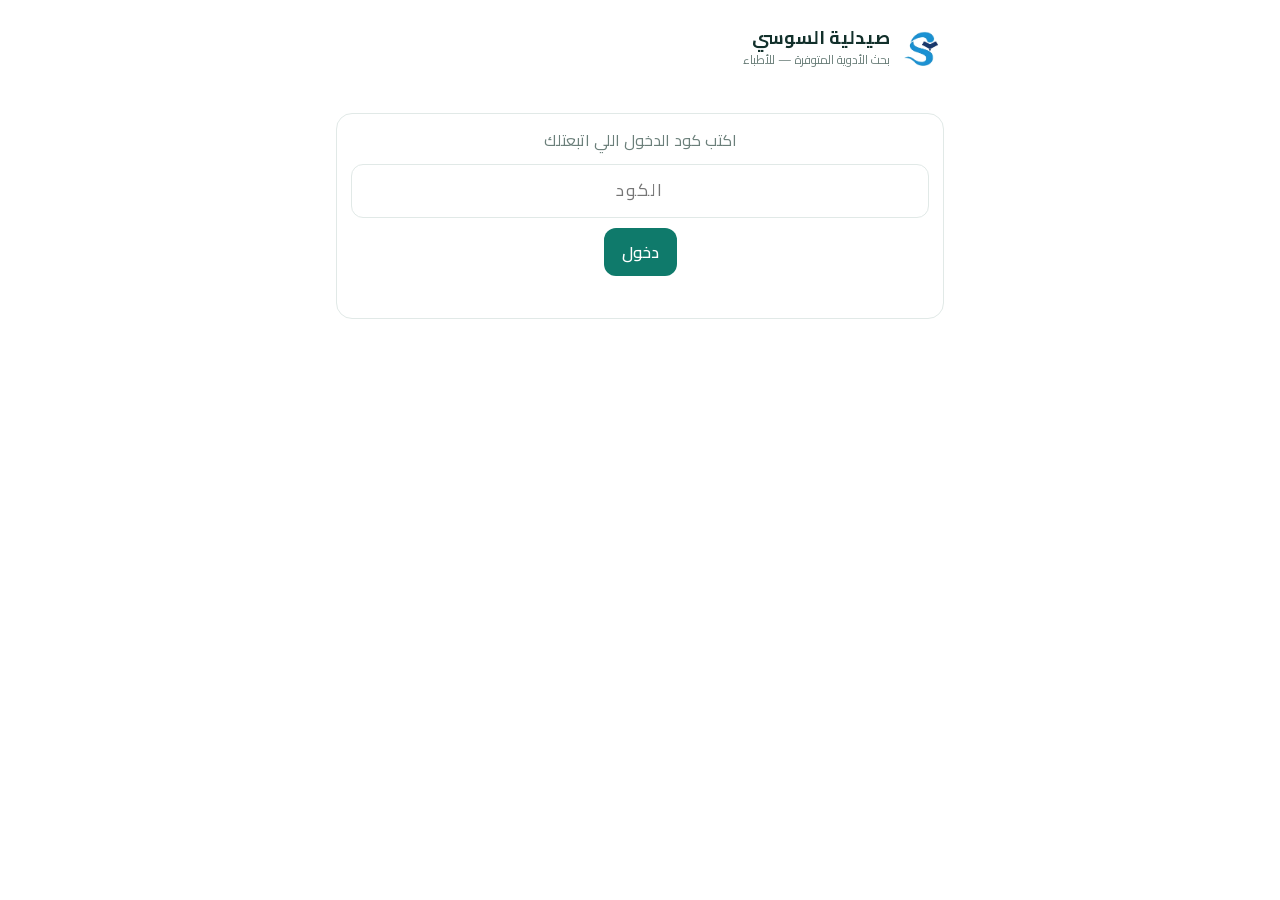
<file: doctors.html>
<!doctype html>
<html lang="ar" dir="rtl">
<head>
<meta charset="utf-8">
<meta name="color-scheme" content="light">
<meta name="viewport" content="width=device-width,initial-scale=1,viewport-fit=cover">
<title>صيدلية السوسي — بحث للأطباء</title>
<meta name="robots" content="noindex,nofollow">
<link rel="preload" href="fonts/cairo.woff" as="font" type="font/woff" crossorigin>
<style>@font-face{font-family:'Cairo';src:url(fonts/cairo.woff) format('woff');font-weight:400 800;font-style:normal;font-display:block}</style>
<style>
:root{--bg:#ffffff;--card:#fff;--ink:#12302b;--mut:#6b7f7a;--line:#e1e9e7;--brand:#0f7a6b;--ok:#13894f;--low:#b7791f;--bad:#c0392b;--okbg:#e5f6ec;--lowbg:#fdf3df;--badbg:#fbe9e6}
*{box-sizing:border-box;-webkit-tap-highlight-color:transparent}
body{margin:0;background:var(--bg);color:var(--ink);font-family:"Cairo",-apple-system,"Segoe UI",Tahoma,Arial,sans-serif;line-height:1.5}
.wrap{max-width:640px;margin:0 auto;padding:16px 16px 40px}
header{display:flex;align-items:center;gap:10px;padding:8px 0 14px}
header img{width:44px;height:44px;border-radius:10px;display:none;background:#fff}
header h1{font-size:18px;margin:0}
header small{display:block;color:var(--mut);font-size:12px}
.box{background:var(--card);border:1px solid var(--line);border-radius:16px;padding:14px}
input{width:100%;font:inherit;font-size:17px;padding:13px 14px;border-radius:12px;border:1px solid var(--line);background:var(--bg);color:var(--ink);outline:none}
input:focus{border-color:var(--brand)}
button{font:inherit;border:0;border-radius:12px;padding:12px 18px;background:var(--brand);color:#fff;font-weight:600;cursor:pointer}
.gate{margin-top:30px;text-align:center}
.gate p{color:var(--mut);margin:0 0 12px}
.gate input{text-align:center;letter-spacing:2px;margin-bottom:10px}
.err{color:var(--bad);font-size:14px;min-height:20px;margin-top:8px}
.hint{color:var(--mut);font-size:13px;margin:10px 4px 0}
.res{margin-top:14px;display:flex;flex-direction:column;gap:10px}
.it{background:var(--card);border:1px solid var(--line);border-radius:14px;padding:13px 14px}
.top{display:flex;justify-content:space-between;gap:10px;align-items:flex-start}
.nm{font-weight:700;font-size:16px}
.sub{color:var(--mut);font-size:13px;margin-top:2px;direction:ltr;text-align:right}
.cat{color:var(--mut);font-size:12px;margin-top:2px}
.pill{flex:none;font-size:12px;font-weight:700;padding:4px 10px;border-radius:99px;white-space:nowrap}
.ok{background:var(--okbg);color:var(--ok)}.low{background:var(--lowbg);color:var(--low)}.out{background:var(--badbg);color:var(--bad)}
.pr{margin-top:8px;font-weight:700;color:var(--brand)}
.alts{margin-top:10px;padding-top:10px;border-top:1px dashed var(--line);font-size:13px}
.alts b{color:var(--mut);font-weight:600;display:block;margin-bottom:4px}
.alt{display:flex;justify-content:space-between;padding:3px 0}
.state{text-align:center;color:var(--mut);padding:28px 10px}
.wa{display:none;margin-top:14px;text-align:center}
.wa a{display:inline-block;background:#1fa855;color:#fff;text-decoration:none;font-weight:600;padding:11px 18px;border-radius:12px}
.add{margin-top:10px;width:100%;background:var(--bg);color:var(--brand);border:1px solid var(--brand);padding:9px;font-size:14px}
.add.in{background:var(--brand);color:#fff}
.fz{background:var(--lowbg);color:var(--low);border-radius:10px;padding:8px 12px;font-size:13px;margin-top:12px}
.hello{color:var(--mut);font-size:13px;margin:0 4px 10px}
.bar{position:fixed;left:0;right:0;bottom:0;padding:10px 16px calc(10px + env(safe-area-inset-bottom));background:var(--card);border-top:1px solid var(--line);display:none;z-index:5}
.bar button{width:100%;font-size:16px}
.sheet{position:fixed;inset:0;background:rgba(0,0,0,.45);display:none;z-index:9;align-items:flex-end}
.sheet .in{background:var(--card);width:100%;max-height:85vh;overflow:auto;border-radius:20px 20px 0 0;padding:16px 16px calc(18px + env(safe-area-inset-bottom));max-width:640px;margin:0 auto}
.sheet h3{margin:0 0 10px;font-size:17px}
.ci{display:flex;align-items:center;justify-content:space-between;gap:8px;padding:9px 0;border-bottom:1px solid var(--line)}
.ci span.t{flex:1;font-size:14px;font-weight:600}
.qty{display:flex;align-items:center;gap:8px}
.qty button{padding:2px 12px;font-size:18px;background:var(--bg);color:var(--ink);border:1px solid var(--line)}
.rm{background:none;color:var(--bad);padding:4px 8px;font-size:18px}
textarea{width:100%;font:inherit;padding:10px;border-radius:12px;border:1px solid var(--line);background:var(--bg);color:var(--ink);margin-top:12px;min-height:60px}
.okmsg{color:var(--ok);text-align:center;padding:18px;font-weight:700}
.out-link{background:none;color:var(--mut);font-size:12px;padding:6px;font-weight:400;margin-top:18px}
</style>
</head>
<body>
<div class="wrap">
  <header>
    <img id="logo" alt="">
    <div><h1>صيدلية السوسي</h1><small>بحث الأدوية المتوفرة — للأطباء</small></div>
  </header>

  <div id="gate" class="box gate" style="display:none">
    <p>اكتب كود الدخول اللي اتبعتلك</p>
    <input id="code" type="password" inputmode="text" autocomplete="off" placeholder="الكود">
    <button onclick="enter()">دخول</button>
    <div class="err" id="gerr"></div>
  </div>

  <div id="app" style="display:none">
    <div class="hello" id="hello"></div>
    <div class="box">
      <input id="q" type="search" placeholder="اسم الدواء أو المادة الفعالة…" autocomplete="off" enterkeyhint="search">
      <div class="hint">اكتب حرفين أو أكتر — بالعربي أو الإنجليزي. تقدر تدوّر بالمادة الفعالة (مثلاً: amoxicillin).</div>
    </div>
    <div class="res" id="res"></div>
    <div class="wa" id="wa"><a id="walink" target="_blank" rel="noopener">اسأل الصيدلية على واتساب</a></div>
    <div style="text-align:center"><button class="out-link" onclick="logout()">خروج</button></div>
  </div>
</div>
<div class="bar" id="bar"><button onclick="openCart()" id="barbtn"></button></div>
<div class="sheet" id="sheet" onclick="if(event.target===this)closeCart()"><div class="in" id="sheetin"></div></div>

<script>
var API = 'https://script.google.com/macros/s/AKfycbyETI5UTPwpMFOu-aWoKKHqyppa7ctTVJjckmbTxegDq7E3R3p6aEBzqt275HNL8SBfWg/exec';
var WA_NUMBER = '';   /* رقم واتساب الصيدلية بالصيغة الدولية بدون + (مثال: 2010XXXXXXXX) — فاضي = الزرار مخفي */
var KEY = '', timer = null, seq = 0, LAST = [], CART = [], DNAME = '';
function $(i){ return document.getElementById(i); }
function esc(s){ return String(s == null ? '' : s).replace(/[&<>"']/g, function(c){ return {'&':'&amp;','<':'&lt;','>':'&gt;','"':'&quot;',"'":'&#39;'}[c]; }); }
function lsGet(k){ try { return localStorage.getItem(k); } catch(e){ return null; } }
function lsSet(k,v){ try { localStorage.setItem(k,v); } catch(e){} }
function lsDel(k){ try { localStorage.removeItem(k); } catch(e){} }
var LBL = { ok:'متوفر', low:'كمية محدودة', out:'غير متوفر' };

function show(app){
  $('gate').style.display = app ? 'none' : 'block';
  $('app').style.display = app ? 'block' : 'none';
  if (app) { $('q').focus(); }
}
function enter(){
  var c = $('code').value.trim();
  if (!c) return;
  $('gerr').textContent = 'بتأكد…';
  call('__check', c).then(function(d){
    if (d && d.ok){ KEY = c; DNAME = d.doctor || ''; lsSet('docKey', c); $('gerr').textContent = ''; show(true); hello(); }
    else $('gerr').textContent = (d && d.msg) || 'مشكلة في الاتصال';
  }).catch(function(){ $('gerr').textContent = 'النت مش راضي'; });
}
function logout(){ lsDel('docKey'); lsDel('docCart'); CART = []; cartUi(); KEY = ''; $('res').innerHTML = ''; $('q').value = ''; $('code').value = ''; show(false); }

function call(q, k){
  return fetch(API + '?action=doctorSearch&q=' + encodeURIComponent(q) + '&k=' + encodeURIComponent(k))
    .then(function(r){ return r.json(); });
}

function card(it){
  var h = '<div class="it"><div class="top"><div><div class="nm">' + esc(it.n) + '</div>';
  if (it.a) h += '<div class="sub">' + esc(it.a) + '</div>';
  if (it.c) h += '<div class="cat">' + esc(it.c) + '</div>';
  h += '</div><span class="pill ' + it.st + '">' + LBL[it.st] + '</span></div>';
  if (it.st !== 'out' && it.p > 0) h += '<div class="pr">' + esc(it.p) + ' ج</div>';
  if (it.st === 'out' && it.alts && it.alts.length){
    h += '<div class="alts"><b>بنفس المادة الفعالة ومتوفر:</b>' + it.alts.map(function(a){
      return '<div class="alt"><span>' + esc(a.n) + '</span><span>' + (a.p > 0 ? esc(a.p) + ' ج' : '') + '</span></div>';
    }).join('') + '</div>';
  }
  var i = CART.findIndex(function(c){ return c.n === it.n; });
  h += '<button class="add' + (i >= 0 ? ' in' : '') + '" onclick="addItem(' + LAST.indexOf(it) + ')">' +
       (i >= 0 ? '✓ في القائمة (' + CART[i].q + ') — زوّد' : '＋ أضف للقائمة') + '</button>';
  return h + '</div>';
}

function search(){
  var q = $('q').value.trim(), my = ++seq;
  if (q.length < 2){ $('res').innerHTML = ''; return; }
  $('res').innerHTML = '<div class="state">بدوّر…</div>';
  call(q, KEY).then(function(d){
    if (my !== seq) return;
    if (!d || !d.ok){
      if (d && d.error === 'bad_code'){ logout(); $('gerr').textContent = 'الكود اتغيّر — اطلب الكود الجديد'; return; }
      $('res').innerHTML = '<div class="state">' + esc((d && d.msg) || 'حصلت مشكلة، حاول تاني') + '</div>'; return;
    }
    if (!d.results.length){
      $('res').innerHTML = '<div class="state">مفيش صنف بالاسم ده في المخزون.<br>جرّب المادة الفعالة أو اسم تاني.</div>'; return;
    }
    var more = d.total > d.results.length ? '<div class="hint">ظاهر أول ' + d.results.length + ' من ' + d.total + ' — اكتب أكتر لتضييق البحث.</div>' : '';
    LAST = d.results;
    $('res').innerHTML = (d.fuzzy ? '<div class="fz">مفيش تطابق تام — دي أقرب النتائج لاسمك 👇</div>' : '') + d.results.map(card).join('') + more;
  }).catch(function(){ if (my === seq) $('res').innerHTML = '<div class="state">النت مش راضي</div>'; });
}

function hello(){ $('hello').textContent = DNAME ? 'أهلاً د. ' + DNAME : ''; }
function saveCart(){ lsSet('docCart', JSON.stringify(CART)); }
function cartUi(){
  var n = CART.reduce(function(a, c){ return a + c.q; }, 0);
  $('bar').style.display = CART.length ? 'block' : 'none';
  $('barbtn').textContent = 'قائمتي (' + CART.length + ' صنف) — مراجعة وإرسال';
  document.body.style.paddingBottom = CART.length ? '70px' : '0';
}
function addItem(i){
  var it = LAST[i]; if (!it) return;
  var c = CART.find(function(x){ return x.n === it.n; });
  if (c) c.q = Math.min(99, c.q + 1); else CART.push({ n: it.n, q: 1 });
  saveCart(); cartUi(); search_redraw();
}
function search_redraw(){
  if (LAST.length) $('res').innerHTML = LAST.map(card).join('');
}
function openCart(){
  var h = '<h3>قائمتي للصيدلية</h3>' + CART.map(function(c, i){
    return '<div class="ci"><span class="t">' + esc(c.n) + '</span><div class="qty">' +
      '<button onclick="qty(' + i + ',-1)">−</button><b>' + c.q + '</b><button onclick="qty(' + i + ',1)">＋</button>' +
      '<button class="rm" onclick="qty(' + i + ',-99)">✕</button></div></div>';
  }).join('') +
  '<textarea id="note" placeholder="ملاحظة للصيدلية (اختياري)"></textarea>' +
  '<div class="err" id="cerr"></div>' +
  '<button style="width:100%;margin-top:10px" id="sendbtn" onclick="sendCart()">ابعت للصيدلية</button>' +
  '<button class="out-link" style="width:100%" onclick="closeCart()">رجوع</button>';
  $('sheetin').innerHTML = h; $('sheet').style.display = 'flex';
}
function closeCart(){ $('sheet').style.display = 'none'; }
function qty(i, d){
  CART[i].q += d;
  if (CART[i].q < 1) CART.splice(i, 1);
  if (CART[i] && CART[i].q > 99) CART[i].q = 99;
  saveCart(); cartUi(); search_redraw();
  if (!CART.length) closeCart(); else openCart();
}
function sendCart(){
  var b = $('sendbtn'); b.disabled = true; b.textContent = 'ببعت…';
  var note = $('note').value;
  fetch(API + '?action=doctorOrder&k=' + encodeURIComponent(KEY) + '&items=' + encodeURIComponent(JSON.stringify(CART)) +
        '&note=' + encodeURIComponent(note)).then(function(r){ return r.json(); }).then(function(d){
    if (d && d.ok){
      CART = []; saveCart(); cartUi(); search_redraw();
      $('sheetin').innerHTML = '<div class="okmsg">✅ اتبعتت للصيدلية — هنتواصل معاك</div><button style="width:100%" onclick="closeCart()">تمام</button>';
    } else { b.disabled = false; b.textContent = 'ابعت للصيدلية'; $('cerr').textContent = (d && d.msg) || 'حصلت مشكلة'; }
  }).catch(function(){ b.disabled = false; b.textContent = 'ابعت للصيدلية'; $('cerr').textContent = 'النت مش راضي'; });
}

$('q').addEventListener('input', function(){ clearTimeout(timer); timer = setTimeout(search, 350); });
$('code').addEventListener('keydown', function(e){ if (e.key === 'Enter') enter(); });

(function(){
  if (WA_NUMBER){
    $('walink').href = 'https://wa.me/' + WA_NUMBER + '?text=' + encodeURIComponent('أنا دكتور وعايز أستفسر عن دواء: ');
    $('wa').style.display = 'block';
  }
  var img = $('logo');
  img.onload = function(){ img.style.display = 'block'; };
  img.src = '[data-uri]';
  var k = lsGet('docKey');
  try { CART = JSON.parse(lsGet('docCart') || '[]') || []; } catch(e){ CART = []; }
  if (k){ KEY = k; show(true); cartUi(); call('__check', k).then(function(d){ if (d && d.ok){ DNAME = d.doctor || ''; hello(); } else if (d && d.error === 'bad_code'){ logout(); } }).catch(function(){}); }
  else show(false);
})();
</script>
</body>
</html>
</file>
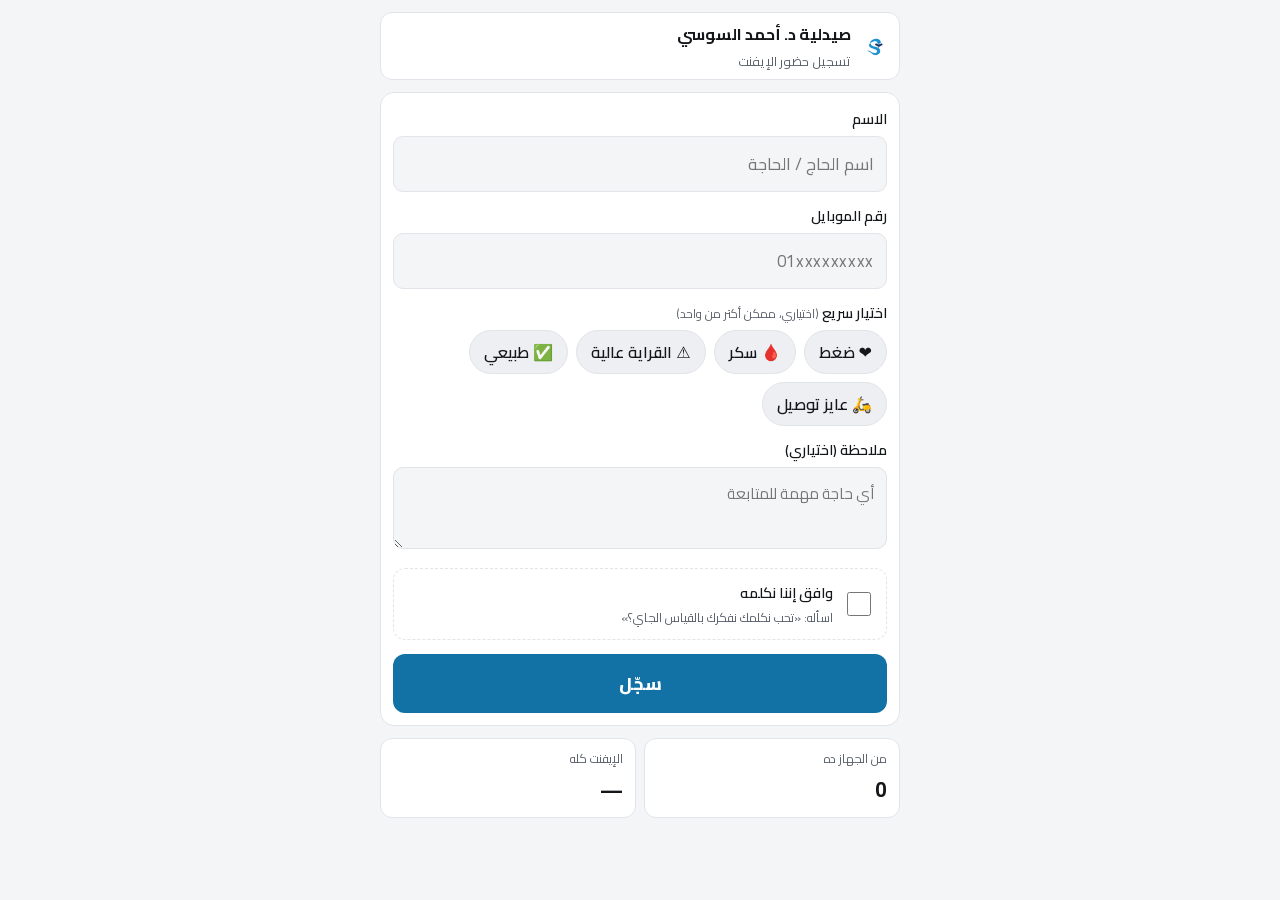
<file: event.html>
<!DOCTYPE html>
<html lang="ar" dir="rtl">
<head>
<meta charset="utf-8">
<meta name="viewport" content="width=device-width,initial-scale=1,viewport-fit=cover">
<meta name="robots" content="noindex,nofollow">
<link rel="icon" type="image/png" href="icon-192.png?v=2">
<title>تسجيل الإيفنت</title>
<link rel="preload" href="fonts/cairo.woff" as="font" type="font/woff" crossorigin>
<style>@font-face{font-family:'Cairo';src:url(fonts/cairo.woff) format('woff');font-weight:400 800;font-style:normal;font-display:block}</style>
<style>
:root{--bg:#0A0B0D;--card:#141619;--soft:#1C1F24;--line:#25292F;--ink:#F2F4F7;--muted:#9BA3AF;--accent:#1B92D4;--accent-ink:#04121C;--ok:#3DBE8B;--bad:#E5646E;--warn:#E8A33D;color-scheme:dark}
@media (prefers-color-scheme: light){:root:not([data-theme="dark"]){--bg:#F4F5F7;--card:#FFFFFF;--soft:#EDEFF2;--line:#E1E4E9;--ink:#14171A;--muted:#5A626C;--accent:#1272A6;--accent-ink:#FFFFFF;--ok:#1E8A5F;--bad:#C33B47;--warn:#9A6410;color-scheme:light}}
:root[data-theme="light"]{--bg:#F4F5F7;--card:#FFFFFF;--soft:#EDEFF2;--line:#E1E4E9;--ink:#14171A;--muted:#5A626C;--accent:#1272A6;--accent-ink:#FFFFFF;--ok:#1E8A5F;--bad:#C33B47;--warn:#9A6410;color-scheme:light}
*{box-sizing:border-box}
html{direction:rtl}
body{margin:0;background:var(--bg);color:var(--ink);font-family:'Cairo',system-ui,sans-serif;padding:12px 16px 40px}
.wrap{max-width:520px;margin:0 auto;display:flex;flex-direction:column;gap:12px}
.brand{background:var(--card);border:1px solid var(--line);border-radius:12px;padding:6px 10px;display:flex;align-items:center;gap:10px}
.brand img{width:28px;height:28px;border-radius:8px;background:#fff}
.brand h1{font-size:1rem;margin:0}.brand p{margin:0;color:var(--muted);font-size:.8rem}
form{background:var(--card);border:1px solid var(--line);border-radius:14px;padding:12px;display:flex;flex-direction:column;gap:10px}
label{display:block;margin-bottom:4px}
label{font-weight:600;font-size:.9rem}
input,textarea{width:100%;border:1.5px solid var(--line);background:var(--bg);color:var(--ink);border-radius:10px;padding:11px 12px;font:inherit;font-size:1.05rem}
input:focus,textarea:focus{outline:2px solid var(--accent);border-color:transparent}
#phone{direction:ltr;text-align:right;letter-spacing:.04em}
textarea{min-height:56px;resize:vertical;font-size:.95rem}
.tags{display:flex;flex-wrap:wrap;gap:8px}
.tag{border:1.5px solid var(--line);background:var(--soft);color:var(--ink);border-radius:99px;padding:6px 14px;font:inherit;font-weight:600;cursor:pointer;min-height:40px}
.tag[aria-pressed="true"]{background:var(--accent);color:var(--accent-ink);border-color:var(--accent)}
.tag i{font-style:normal;margin-inline-end:4px}
.ok-box{display:flex;align-items:center;gap:10px;border:1.5px dashed var(--line);border-radius:12px;padding:10px 12px;cursor:pointer;font-weight:600}
.ok-box input{width:24px;height:24px;accent-color:var(--ok);flex:0 0 auto}
.ok-box small{display:block;color:var(--muted);font-weight:400;font-size:.78rem}
.ok-box:has(input:checked){border-style:solid;border-color:var(--ok)}
.flash{background:color-mix(in srgb,var(--ok) 15%,var(--card));border:1px solid var(--ok);color:var(--ok);border-radius:12px;padding:10px 12px;font-weight:700;display:none}
.flash.on{display:block}
.kpis{display:grid;grid-template-columns:1fr 1fr;gap:8px}
.kpi{background:var(--card);border:1px solid var(--line);border-radius:12px;padding:8px 12px}
.kpi small{color:var(--muted);font-size:.78rem;display:block}.kpi b{font-size:1.3rem}
.go{border:0;background:var(--accent);color:var(--accent-ink);border-radius:12px;padding:13px;font:inherit;font-size:1.1rem;font-weight:800;cursor:pointer;min-height:52px}
.go:disabled{opacity:.6}
.msg{min-height:1.4em;font-weight:600;font-size:.95rem}
.msg:empty{display:none} .msg.ok{color:var(--ok)}.msg.bad{color:var(--bad)}.msg.warn{color:var(--warn)}
ul{list-style:none;margin:0;padding:0;display:flex;flex-direction:column;gap:6px}
li{background:var(--card);border:1px solid var(--line);border-radius:10px;padding:8px 12px;display:flex;justify-content:space-between;gap:8px;font-size:.9rem}
li span{color:var(--muted);direction:ltr}
</style>
</head>
<body>
<div class="wrap">
  <header class="brand"><img src="icon-192.png?v=2" alt="شعار صيدلية السوسي"><div><h1>صيدلية د. أحمد السوسي</h1><p>تسجيل حضور الإيفنت</p></div></header>

  <form id="f" autocomplete="off">
    <div><label for="name">الاسم</label><input id="name" required placeholder="اسم الحاج / الحاجة"></div>
    <div><label for="phone">رقم الموبايل</label><input id="phone" required type="tel" inputmode="numeric" placeholder="01xxxxxxxxx" maxlength="14"></div>
    <div><label>اختيار سريع <small style="color:var(--muted);font-weight:400">(اختياري، ممكن أكتر من واحد)</small></label><div class="tags" id="tags"></div></div>
    <div><label for="note">ملاحظة (اختياري)</label><textarea id="note" maxlength="300" rows="2" placeholder="أي حاجة مهمة للمتابعة"></textarea></div>
    <label class="ok-box"><input type="checkbox" id="agree"><span>وافق إننا نكلمه<small>اسأله: «تحب نكلمك نفكرك بالقياس الجاي؟»</small></span></label>
    <button class="go" id="go" type="submit">سجّل</button>
    <div class="msg" id="msg" role="status"></div>
  </form>
  <div class="flash" id="flash" role="status"></div>

  <div class="kpis"><div class="kpi"><small>من الجهاز ده</small><b id="cnt">0</b></div><div class="kpi"><small>الإيفنت كله</small><b id="tot">—</b></div></div>
  <div class="msg warn" id="pend"></div>
  <ul id="last"></ul>
</div>
<script>
const API = 'https://script.google.com/macros/s/AKfycbyETI5UTPwpMFOu-aWoKKHqyppa7ctTVJjckmbTxegDq7E3R3p6aEBzqt275HNL8SBfWg/exec';
const TAGS = [['ضغط','❤️'],['سكر','🩸'],['القراية عالية','⚠️'],['طبيعي','✅'],['عايز توصيل','🛵']];
const $ = id => document.getElementById(id);
const sel = new Set();
function lsGet(k, d){ try{ return JSON.parse(localStorage.getItem(k)) || d; }catch(e){ return d; } }
function lsSet(k, v){ try{ localStorage.setItem(k, JSON.stringify(v)); }catch(e){} }
let done = lsGet('ev-done', []), queue = lsGet('ev-queue', []);

TAGS.forEach(([t,ic]) => {
  const b = document.createElement('button'); b.type='button'; b.className='tag'; const i=document.createElement('i'); i.textContent=ic; b.append(i, document.createTextNode(t)); b.setAttribute('aria-pressed','false');
  b.onclick = () => { if(sel.has(t)) sel.delete(t); else sel.add(t); b.setAttribute('aria-pressed', sel.has(t)); };
  $('tags').append(b);
});

function normPhone(s){
  s = String(s).replace(/[٠-٩]/g, d => '٠١٢٣٤٥٦٧٨٩'.indexOf(d)).replace(/\D/g,'');
  if(s.startsWith('20') && s.length===12) s = '0'+s.slice(2);
  if(s.length===10 && s[0]==='1') s = '0'+s;
  return s;
}
function draw(){
  $('cnt').textContent = done.length;
  $('pend').textContent = queue.length ? ('⏳ مستني النت: '+queue.length+' — هيتبعتوا لوحدهم') : '';
  const tt = lsGet('ev-tot', 0); if(tt) $('tot').textContent = tt;
  const ul = $('last'); ul.textContent='';
  done.slice(-5).reverse().forEach(r => { const li=document.createElement('li'); li.append(document.createTextNode(r.name)); const s=document.createElement('span'); s.textContent=r.phone; li.append(s); ul.append(li); });
}
function flash(t){ const f=$('flash'); f.textContent=t; f.classList.add('on'); clearTimeout(flash.t); flash.t=setTimeout(()=>f.classList.remove('on'),3500); }
function msg(t, c){ const m=$('msg'); m.textContent=t; m.className='msg '+(c||''); }

async function send(r){
  const res = await fetch(API+'?'+new URLSearchParams({action:'eventAdd', name:r.name, phone:r.phone, tags:r.tags, note:r.note}));
  const j = await res.json();
  if(!j.ok) { const e = new Error(j.error||'خطأ'); e.final = true; throw e; }
  return j;
}
async function flush(){
  while(queue.length){
    try{ await send(queue[0]); done.push(queue.shift()); lsSet('ev-queue', queue); lsSet('ev-done', done); draw(); }
    catch(e){ if(e.final){ queue.shift(); lsSet('ev-queue', queue); draw(); continue; } break; }
  }
}

$('f').addEventListener('submit', async e => {
  e.preventDefault();
  const name = $('name').value.trim(), phone = normPhone($('phone').value);
  if(!name){ msg('اكتب الاسم','bad'); $('name').focus(); return; }
  if(!/^01\d{9}$/.test(phone)){ msg('الرقم لازم 11 رقم يبدأ بـ 01','bad'); $('phone').focus(); return; }
  if(!$('agree').checked){ msg('اسأله الأول لو موافق نكلمه، وعلّم على الموافقة','bad'); return; }
  const r = {name, phone, tags:[...sel].join(','), note:$('note').value.trim()};
  $('go').disabled = true;
  try{
    const j = await send(r);
    done.push(r); lsSet('ev-done', done);
    msg('', ''); flash(j.updated ? '↻ '+name+' كان متسجل قبل كده، اتحدّث' : '✓ اتسجل '+name);
    if(j.total) { lsSet('ev-tot', j.total); $('tot').textContent = j.total; }
  }catch(err){
    if(err.final){ msg(err.message,'bad'); $('go').disabled=false; return; }
    queue.push(r); lsSet('ev-queue', queue);
    msg('مفيش نت — اتحفظ على الجهاز وهيتبعت لوحده', 'warn');
  }
  $('f').reset(); sel.clear(); document.querySelectorAll('.tag').forEach(b=>b.setAttribute('aria-pressed','false'));
  $('go').disabled = false; draw(); $('name').focus();
});
draw(); flush();
$('name').addEventListener('keydown', e => { if(e.key==='Enter'){ e.preventDefault(); $('phone').focus(); } });
setInterval(flush, 20000);
window.addEventListener('online', flush);
</script>
</body>
</html>
</file>
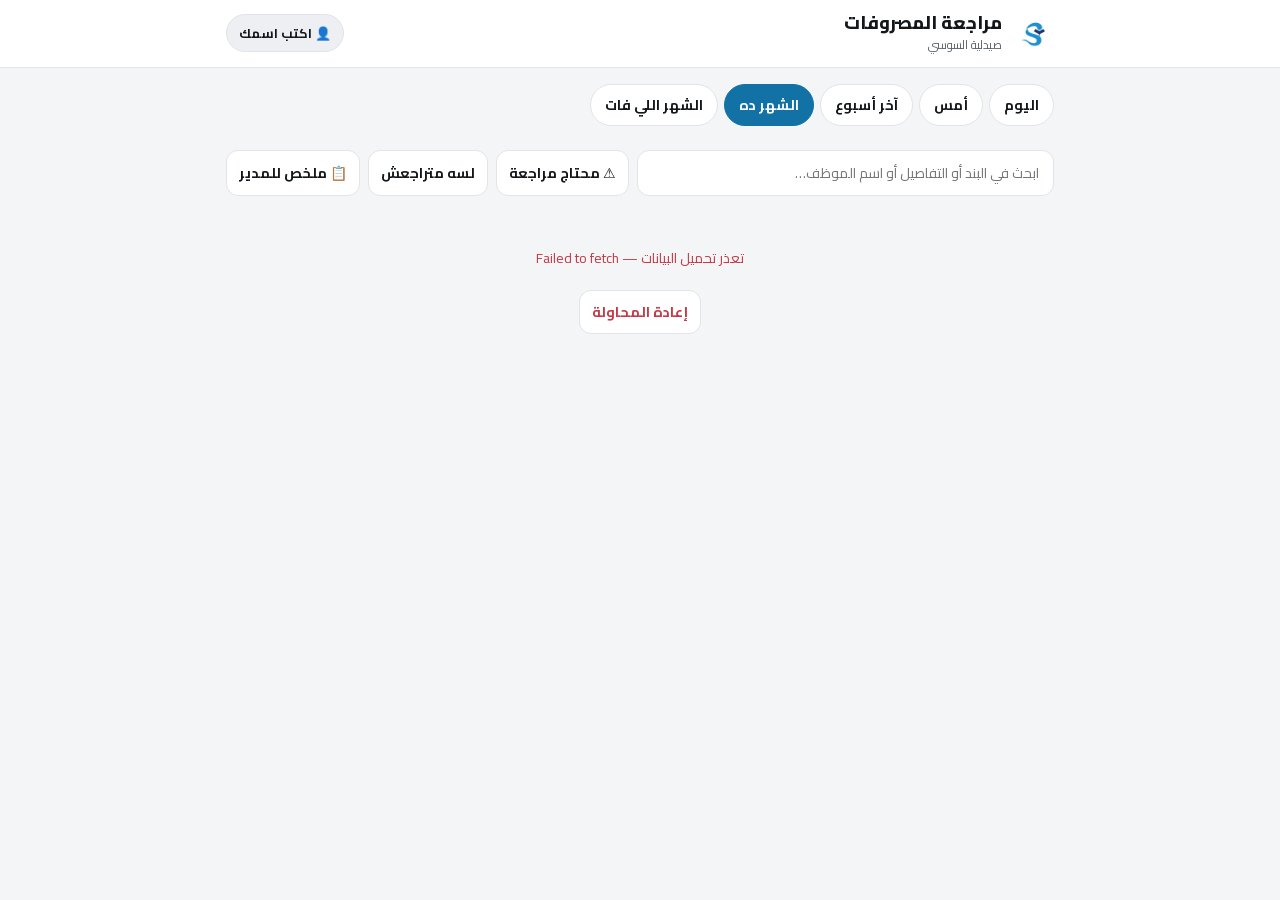
<file: expenses.html>
<!DOCTYPE html>
<html lang="ar" dir="rtl">
<head>
<meta charset="utf-8">
<meta name="viewport" content="width=device-width,initial-scale=1,viewport-fit=cover">
<title>مراجعة المصروفات — صيدلية السوسي</title>
<link rel="icon" type="image/png" href="icon-192.png?v=2">
<link rel="apple-touch-icon" href="icon-192.png?v=2">
<link rel="preload" href="fonts/cairo.woff" as="font" type="font/woff" crossorigin>
<style>@font-face{font-family:'Cairo';src:url(fonts/cairo.woff) format('woff');font-weight:400 800;font-style:normal;font-display:block}</style>
<style>
:root{
  --bg:#F4F5F7; --surface:#FFFFFF; --surface-2:#EDEFF2; --line:#E1E4E9;
  --ink:#14171A; --ink-2:#5A626C; --ink-3:#8B939D;
  --brand:#1272A6; --brand-soft:#E3F0F8; --ok:#1E8A5F; --ok-soft:#E2F4EC; --warn:#9A6410; --warn-soft:#FBF0DD; --bad:#C33B47; --bad-soft:#FBE6E8;
}
@media (prefers-color-scheme: dark){
  :root{
    --bg:#0A0B0D; --surface:#141619; --surface-2:#1C1F24; --line:#25292F;
    --ink:#F2F4F7; --ink-2:#9BA3AF; --ink-3:#5F6670;
    --brand:#1B92D4; --brand-soft:#11283A; --ok:#3DBE8B; --ok-soft:#10291F; --warn:#E8A33D; --warn-soft:#2E2312; --bad:#E5646E; --bad-soft:#2E1518;
  }
}
*{margin:0;padding:0;box-sizing:border-box;-webkit-tap-highlight-color:transparent}
body{background:var(--bg);color:var(--ink);font-family:'Cairo',system-ui,sans-serif;font-size:14px;line-height:1.5;padding-bottom:40px;-webkit-font-smoothing:antialiased}
button,input,textarea{font-family:inherit;font-size:inherit;color:inherit}
.wrap{max-width:860px;margin:0 auto;padding:0 16px}
header{background:var(--surface);border-bottom:1px solid var(--line);position:sticky;top:0;z-index:5}
header .wrap{display:flex;align-items:center;gap:12px;padding-top:12px;padding-bottom:12px}
header img{width:40px;height:40px;border-radius:12px}
header h1{font-size:18px;font-weight:800;line-height:1.2}
header small{color:var(--ink-2);font-size:12px}
.me{margin-inline-start:auto;border:1px solid var(--line);background:var(--surface-2);border-radius:999px;padding:6px 12px;font-weight:700;font-size:13px;cursor:pointer;white-space:nowrap}
.seg{display:flex;gap:6px;overflow-x:auto;margin:16px 0 12px;scrollbar-width:none}
.seg::-webkit-scrollbar{display:none}
.seg button{flex:0 0 auto;border:1px solid var(--line);background:var(--surface);border-radius:999px;padding:7px 14px;font-weight:700;cursor:pointer}
.seg button.on{background:var(--brand);border-color:var(--brand);color:#fff}
.kpis{display:grid;grid-template-columns:repeat(4,1fr);gap:10px;margin-bottom:12px}
.kpi{background:var(--surface);border:1px solid var(--line);border-radius:14px;padding:12px;cursor:pointer}
.kpi.on{border-color:var(--brand);box-shadow:0 0 0 1px var(--brand) inset}
.kpi span{color:var(--ink-2);font-size:12px;display:block}
.kpi b{display:block;font-size:20px;font-weight:800;line-height:1.3;font-variant-numeric:tabular-nums}
.kpi small{color:var(--ink-3);font-size:11px}
.kpi.inc b{color:var(--ok)}
.alert{background:var(--warn-soft);color:var(--warn);border-radius:12px;padding:10px 12px;font-weight:700;margin-bottom:12px;font-size:13px}
.tools{display:flex;gap:8px;margin-bottom:12px;flex-wrap:wrap}
.tools input{flex:1;min-width:160px;border:1px solid var(--line);background:var(--surface);border-radius:12px;padding:9px 14px;outline:none}
.tools input:focus{border-color:var(--brand)}
.fl{border:1px solid var(--line);background:var(--surface);border-radius:12px;padding:8px 12px;font-weight:700;cursor:pointer;white-space:nowrap}
.fl.on{background:var(--warn-soft);border-color:transparent;color:var(--warn)}
.day{margin:16px 2px 8px;display:flex;justify-content:space-between;color:var(--ink-2);font-weight:800;font-size:13px}
.row{background:var(--surface);border:1px solid var(--line);border-radius:12px;padding:12px;margin-bottom:8px}
.row.ok{border-inline-start:4px solid var(--ok)}
.row.ask{border-inline-start:4px solid var(--warn)}
.row .top{display:flex;justify-content:space-between;gap:10px}
.row .nm{font-weight:800}
.row .dt{color:var(--ink-2);font-size:12px;margin-top:2px;word-break:break-word}
.row .am{font-weight:800;white-space:nowrap;font-variant-numeric:tabular-nums;font-size:15px}
.row .am.inc{color:var(--ok)}
.meta{display:flex;flex-wrap:wrap;gap:6px;margin-top:8px;align-items:center}
.tag{background:var(--surface-2);border-radius:8px;padding:1px 8px;font-size:11px;color:var(--ink-2);font-weight:700}
.tag.w{background:var(--warn-soft);color:var(--warn)}
.tag.b{background:var(--bad-soft);color:var(--bad)}
.tag.g{background:var(--ok-soft);color:var(--ok)}
.rv{margin-inline-start:auto;display:flex;gap:6px}
.rv button{border:1px solid var(--line);background:var(--surface-2);border-radius:8px;padding:4px 10px;font-weight:700;cursor:pointer;font-size:12px}
.rv button.ok.on{background:var(--ok);border-color:var(--ok);color:#fff}
.rv button.ask.on{background:var(--warn);border-color:var(--warn);color:#fff}
.note{margin-top:8px;font-size:12px;color:var(--ink-2);background:var(--surface-2);border-radius:8px;padding:6px 10px}
.state{text-align:center;color:var(--ink-2);padding:40px 10px}
.state.err{color:var(--bad)}
.spin{width:26px;height:26px;border:3px solid var(--line);border-top-color:var(--brand);border-radius:50%;animation:s 1s linear infinite;margin:0 auto 10px}
@keyframes s{to{transform:rotate(360deg)}}
.toast{position:fixed;bottom:24px;left:50%;transform:translateX(-50%);background:var(--ink);color:var(--bg);padding:10px 16px;border-radius:10px;font-weight:700;z-index:30;opacity:0;transition:opacity .2s;pointer-events:none}
.toast.on{opacity:1}
@media (max-width:600px){.kpis{grid-template-columns:1fr 1fr}}
</style>
</head>
<body>
<header><div class="wrap">
  <img src="icon-192.png?v=2" alt="">
  <div><h1>مراجعة المصروفات</h1><small id="upd">صيدلية السوسي</small></div>
  <button class="me" id="me" onclick="setMe()">👤 —</button>
</div></header>

<div class="wrap">
  <div class="seg" id="ranges"></div>
  <div class="kpis" id="kpis"></div>
  <div id="alerts"></div>
  <div class="tools">
    <input id="q" placeholder="ابحث في البند أو التفاصيل أو اسم الموظف…" oninput="draw()">
    <button class="fl" id="fAsk" onclick="toggleF('flag')">⚠️ محتاج مراجعة</button>
    <button class="fl" id="fNew" onclick="toggleF('new')">لسه متراجعش</button>
    <button class="fl" onclick="copySummary()">📋 ملخص للمدير</button>
  </div>
  <div id="list"><div class="state"><div class="spin"></div>جارٍ تحميل المصروفات…</div></div>
</div>
<div class="toast" id="toast"></div>

<script>
var SCRIPT_URL = 'https://script.google.com/macros/s/AKfycbyETI5UTPwpMFOu-aWoKKHqyppa7ctTVJjckmbTxegDq7E3R3p6aEBzqt275HNL8SBfWg/exec';
var RANGES = [['today', 'اليوم'], ['yesterday', 'أمس'], ['week', 'آخر أسبوع'], ['month', 'الشهر ده'], ['lastMonth', 'الشهر اللي فات']];
/* الفئات زي ما بتيجي من Pharmaclick */
var KINDS = [['misc', 'مصروفات متنوعة', function(c){ return c.indexOf('متنوعة') !== -1; }],
             ['purch', 'مشتروات شركات', function(c){ return c.indexOf('مشتروات') !== -1; }],
             ['sal', 'مرتبات', function(c){ return c.indexOf('مرتب') !== -1; }],
             ['inc', 'تحصيل مديونيات', function(c){ return c.indexOf('ايراد') === 0; }]];
var BIG = 300;   /* مصروف متنوع أكبر من كده من غير تفاصيل = يتراجع */

var RANGE = ls('expRange') || 'month', DATA = null, REV = {}, KIND = '', FILTER = '';

function ls(k, v){ try { if (v === undefined) return localStorage.getItem(k); localStorage.setItem(k, v); } catch (e) { return null; } }
function esc(s){ return String(s == null ? '' : s).replace(/[&<>"']/g, function(c){ return {'&':'&amp;','<':'&lt;','>':'&gt;','"':'&quot;',"'":'&#39;'}[c]; }); }
function num(n){ return (Math.round((n || 0) * 100) / 100).toLocaleString('en-US'); }
function toast(t){ var el = document.getElementById('toast'); el.textContent = t; el.classList.add('on'); clearTimeout(el._t); el._t = setTimeout(function(){ el.classList.remove('on'); }, 2200); }
function pin(){ return ls('adminPin') || ''; }
function api(action, params){
  var url = SCRIPT_URL + '?action=' + action;
  params = params || {}; if (pin()) params.pin = pin();
  for (var k in params) url += '&' + k + '=' + encodeURIComponent(params[k]);
  return fetch(url + '&_ts=' + Date.now(), { cache: 'no-store' }).then(function(r){ return r.json(); }).then(function(d){
    if (d && d.lockError){ var p = (prompt('🔒 اكتب الرقم السري') || '').trim(); if (p){ ls('adminPin', p); return api(action, params); } }
    return d;
  });
}
function post(body){ if (pin()) body.pin = pin(); return fetch(SCRIPT_URL, { method: 'POST', body: JSON.stringify(body) }).then(function(r){ return r.json(); }); }
function me(){ return ls('staffName') || ''; }
function setMe(){ var n = (prompt('اكتب اسمك (هيتسجل مع كل مراجعة)', me()) || '').trim(); if (n){ ls('staffName', n); drawMe(); } }
function drawMe(){ document.getElementById('me').textContent = '👤 ' + (me() || 'اكتب اسمك'); }
function kindOf(e){ for (var i = 0; i < KINDS.length; i++) if (KINDS[i][2](e.category || '')) return KINDS[i][0]; return 'other'; }
var DAYS = ['الأحد','الاتنين','التلات','الأربع','الخميس','الجمعة','السبت'];
function dayName(d){ var x = new Date(d + 'T12:00:00'); return DAYS[x.getDay()] + ' ' + x.getDate() + '/' + (x.getMonth() + 1); }

function drawRanges(){
  document.getElementById('ranges').innerHTML = RANGES.map(function(r){
    return '<button class="' + (r[0] === RANGE ? 'on' : '') + '" onclick="setRange(\'' + r[0] + '\')">' + r[1] + '</button>'; }).join('');
}
function setRange(r){ RANGE = r; ls('expRange', r); drawRanges(); load(); }
function toggleF(f){ FILTER = FILTER === f ? '' : f; draw(); }
function setKind(k){ KIND = KIND === k ? '' : k; draw(); }

function load(){
  document.getElementById('list').innerHTML = '<div class="state"><div class="spin"></div>جارٍ تحميل المصروفات…</div>';
  Promise.all([api('getExpensesData', { range: RANGE }), api('getExpReviews')]).then(function(r){
    var d = r[0];
    if (!d || !d.ok) throw new Error((d && d.error) || 'مفيش بيانات');
    DATA = d; REV = (r[1] && r[1].reviews) || {};
    document.getElementById('upd').textContent = 'صيدلية السوسي · ' + (d.label || '');
    flagAll(); draw();
  }).catch(function(e){
    document.getElementById('list').innerHTML = '<div class="state err">تعذر تحميل البيانات — ' + esc(e.message || e) + '<br><br><button class="fl" onclick="load()">إعادة المحاولة</button></div>';
  });
}

/* علامات تلقائية: حاجات تستاهل الموظف يسأل عليها */
function flagAll(){
  var seen = {};
  DATA.items.forEach(function(e){
    e.flags = [];
    var k = kindOf(e);
    if (e.fromLedger) e.flags.push(['إجمالي من النظام من غير تفاصيل', 'w']);
    if (k === 'misc' && e.amount >= BIG && !String(e.detail || '').trim()) e.flags.push(['مبلغ كبير من غير تفاصيل', 'w']);
    var key = e.date + '|' + e.amount + '|' + String(e.name || '').trim();
    if (!e.fromLedger && !e.isIncome && seen[key]) { e.flags.push(['ممكن مكرر', 'b']); seen[key].flags.push(['ممكن مكرر', 'b']); }
    else seen[key] = e;
  });
}

function draw(){
  if (!DATA) return;
  var sums = { misc: 0, purch: 0, sal: 0, inc: 0, other: 0 }, cnt = { misc: 0, purch: 0, sal: 0, inc: 0, other: 0 };
  DATA.items.forEach(function(e){ var k = kindOf(e); sums[k] += e.amount; cnt[k]++; });
  document.getElementById('kpis').innerHTML = KINDS.map(function(k){
    return '<div class="kpi' + (k[0] === 'inc' ? ' inc' : '') + (KIND === k[0] ? ' on' : '') + '" onclick="setKind(\'' + k[0] + '\')"><span>' + k[1] + '</span><b>' + num(sums[k[0]]) + '</b><small>' + cnt[k[0]] + ' حركة</small></div>';
  }).join('');

  var flagged = DATA.items.filter(function(e){ return e.flags.length && !(REV[e.id] && REV[e.id].status === 'ok'); }).length;
  var notRev = DATA.items.filter(function(e){ return !REV[e.id] && !e.fromLedger; }).length;
  document.getElementById('fAsk').textContent = '⚠️ محتاج مراجعة (' + flagged + ')';
  document.getElementById('fNew').textContent = 'لسه متراجعش (' + notRev + ')';
  document.getElementById('fAsk').classList.toggle('on', FILTER === 'flag');
  document.getElementById('fNew').classList.toggle('on', FILTER === 'new');
  document.getElementById('alerts').innerHTML =
    (DATA.itemizedStaleDays > 2 ? '<div class="alert">⚠️ آخر حركة مفصّلة من ' + DATA.itemizedStaleDays + ' يوم — لو فيه مصروفات اتصرفت بعدها اتأكد إنها اتسجلت على Pharmaclick</div>' : '');

  var q = document.getElementById('q').value.trim();
  var L = DATA.items.filter(function(e){
    if (KIND && kindOf(e) !== KIND) return false;
    if (FILTER === 'flag' && !(e.flags.length && !(REV[e.id] && REV[e.id].status === 'ok'))) return false;
    if (FILTER === 'new' && (REV[e.id] || e.fromLedger)) return false;
    if (q && [e.name, e.detail, e.staff, e.category, e.company].join(' ').indexOf(q) === -1) return false;
    return true;
  });
  var box = document.getElementById('list');
  if (!L.length){ box.innerHTML = '<div class="state">مفيش حركات هنا ✅</div>'; return; }
  var byDay = {};
  L.forEach(function(e){ (byDay[e.date] = byDay[e.date] || []).push(e); });
  box.innerHTML = Object.keys(byDay).sort().reverse().map(function(d){
    var rows = byDay[d], tot = rows.reduce(function(s, e){ return s + (e.isIncome ? 0 : e.amount); }, 0);
    return '<div class="day"><span>' + dayName(d) + '</span><span>' + num(tot) + ' ج</span></div>' + rows.map(rowHtml).join('');
  }).join('');
}
function rowHtml(e){
  var r = REV[e.id] || {}, st = r.status || '';
  var kindName = (KINDS.filter(function(k){ return k[0] === kindOf(e); })[0] || [0, e.category])[1];
  return '<div class="row ' + st + '"><div class="top"><div><div class="nm">' + esc(e.name || '—') + '</div>' +
    (e.detail ? '<div class="dt">' + esc(e.detail) + '</div>' : '') + '</div>' +
    '<div class="am' + (e.isIncome ? ' inc' : '') + '">' + (e.isIncome ? '+' : '') + num(e.amount) + ' ج</div></div>' +
    '<div class="meta"><span class="tag">' + esc(kindName) + '</span>' +
    (e.time ? '<span class="tag">' + esc(e.time) + '</span>' : '') +
    (e.staff ? '<span class="tag">' + esc(e.staff) + '</span>' : '') +
    (e.company ? '<span class="tag">' + esc(e.company) + '</span>' : '') +
    e.flags.map(function(f){ return '<span class="tag ' + f[1] + '">' + f[0] + '</span>'; }).join('') +
    (e.fromLedger || !e.id ? '' : '<span class="rv"><button class="ok' + (st === 'ok' ? ' on' : '') + '" onclick="review(\'' + esc(e.id) + '\',\'ok\')">✅ تمام</button>' +
      '<button class="ask' + (st === 'ask' ? ' on' : '') + '" onclick="review(\'' + esc(e.id) + '\',\'ask\')">❓ محتاج توضيح</button></span>') + '</div>' +
    (r.note || r.by ? '<div class="note">' + (r.note ? esc(r.note) + ' — ' : '') + 'راجعها ' + esc(r.by || '') + ' ' + esc(r.at || '') + '</div>' : '') +
    '</div>';
}
function review(id, status){
  if (!me()) { setMe(); if (!me()) return; }
  var note = '';
  if (status === 'ask'){ note = prompt('اكتب السؤال أو الملاحظة (هتوصل للمدير)', (REV[id] && REV[id].note) || ''); if (note === null) return; }
  var prev = REV[id];
  REV[id] = { status: status, note: note, by: me(), at: 'دلوقتي' }; draw();
  post({ action: 'expReview', id: id, status: status, note: note, by: me() }).then(function(d){
    if (!d || !d.ok){ REV[id] = prev; draw(); toast((d && d.error) || 'تعذر الحفظ — أعد المحاولة'); }
  }).catch(function(){ REV[id] = prev; draw(); toast('انقطع الاتصال — أعد المحاولة'); });
}

/* ملخص قصير يتبعت للمدير على واتساب */
function copySummary(){
  if (!DATA) return;
  var sums = {}; DATA.items.forEach(function(e){ var k = kindOf(e); sums[k] = (sums[k] || 0) + e.amount; });
  var asks = DATA.items.filter(function(e){ return REV[e.id] && REV[e.id].status === 'ask'; });
  var flagged = DATA.items.filter(function(e){ return e.flags.length && !(REV[e.id] && REV[e.id].status === 'ok'); });
  var t = '📊 مصروفات ' + (DATA.label || '') + '\n' +
    KINDS.map(function(k){ return '• ' + k[1] + ': ' + num(sums[k[0]] || 0) + ' ج'; }).join('\n') +
    (asks.length ? '\n\n❓ محتاج توضيح (' + asks.length + '):\n' + asks.slice(0, 10).map(function(e){ return '- ' + e.date + ' ' + e.name + ' ' + num(e.amount) + ' ج: ' + (REV[e.id].note || ''); }).join('\n') : '') +
    (flagged.length ? '\n\n⚠️ علامات تلقائية لسه متراجعتش: ' + flagged.length : '') +
    '\n\n— ' + (me() || '');
  (navigator.clipboard ? navigator.clipboard.writeText(t) : Promise.reject()).then(function(){ toast('✓ اتنسخ — الصقه في واتساب'); }, function(){ prompt('انسخ الملخص:', t); });
}

drawMe(); drawRanges(); load();
</script>
</body>
</html>
</file>
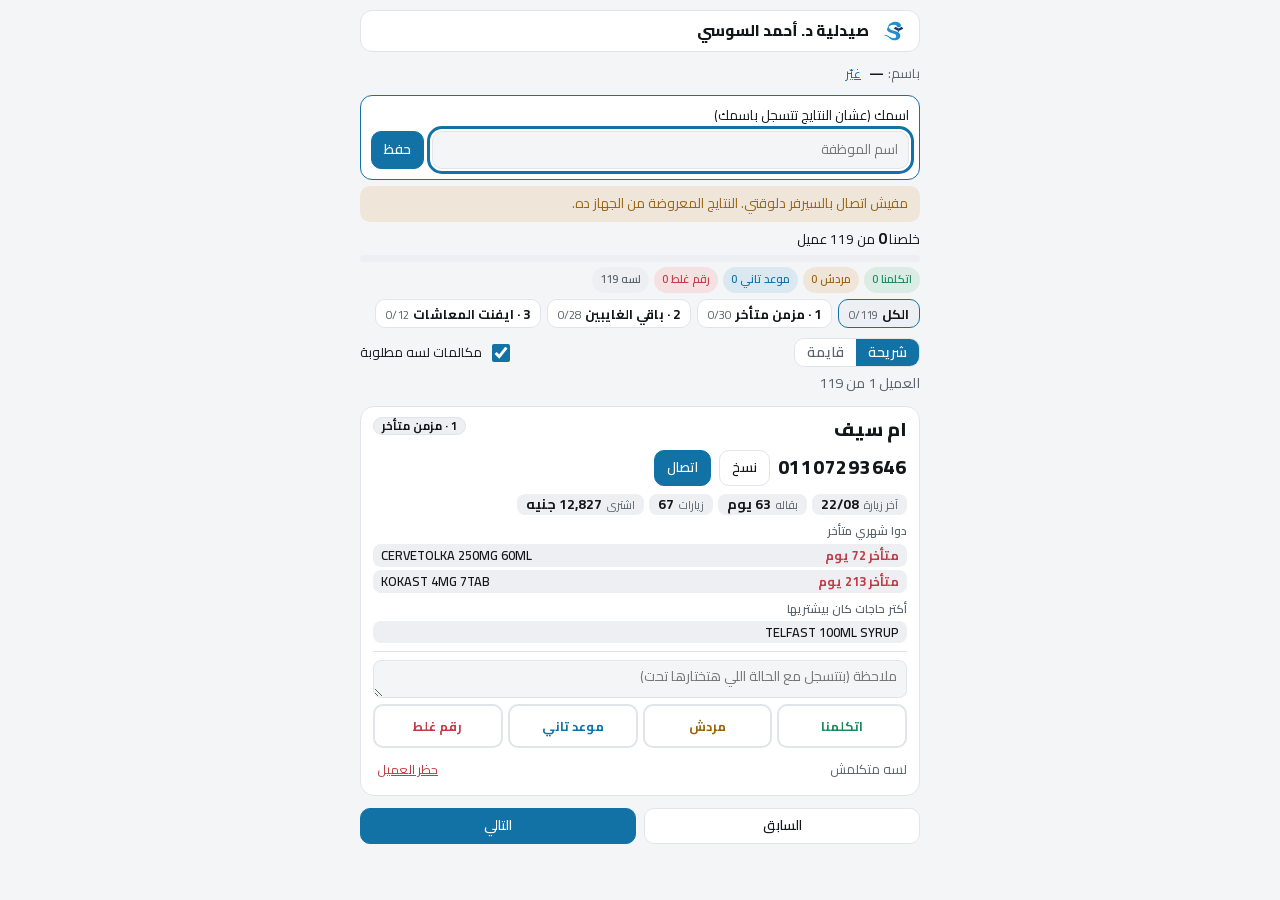
<file: follow.html>
<!DOCTYPE html>
<html lang="ar" dir="rtl">
<head>
<meta charset="utf-8">
<meta name="viewport" content="width=device-width,initial-scale=1">
<meta name="robots" content="noindex,nofollow">
<meta http-equiv="refresh" content="0; url=calls.html">
<title>متابعة العملاء</title>
<style>body{margin:0;background:#0A0B0D;color:#F2F4F7;font-family:system-ui,sans-serif;display:grid;place-items:center;min-height:100vh}a{color:#1B92D4}</style>
</head>
<body>
<p>الصفحة دي اتنقلت — <a href="calls.html">افتح قايمة المكالمات الجديدة</a></p>
<script>location.replace('calls.html');</script>
</body>
</html>
</file>
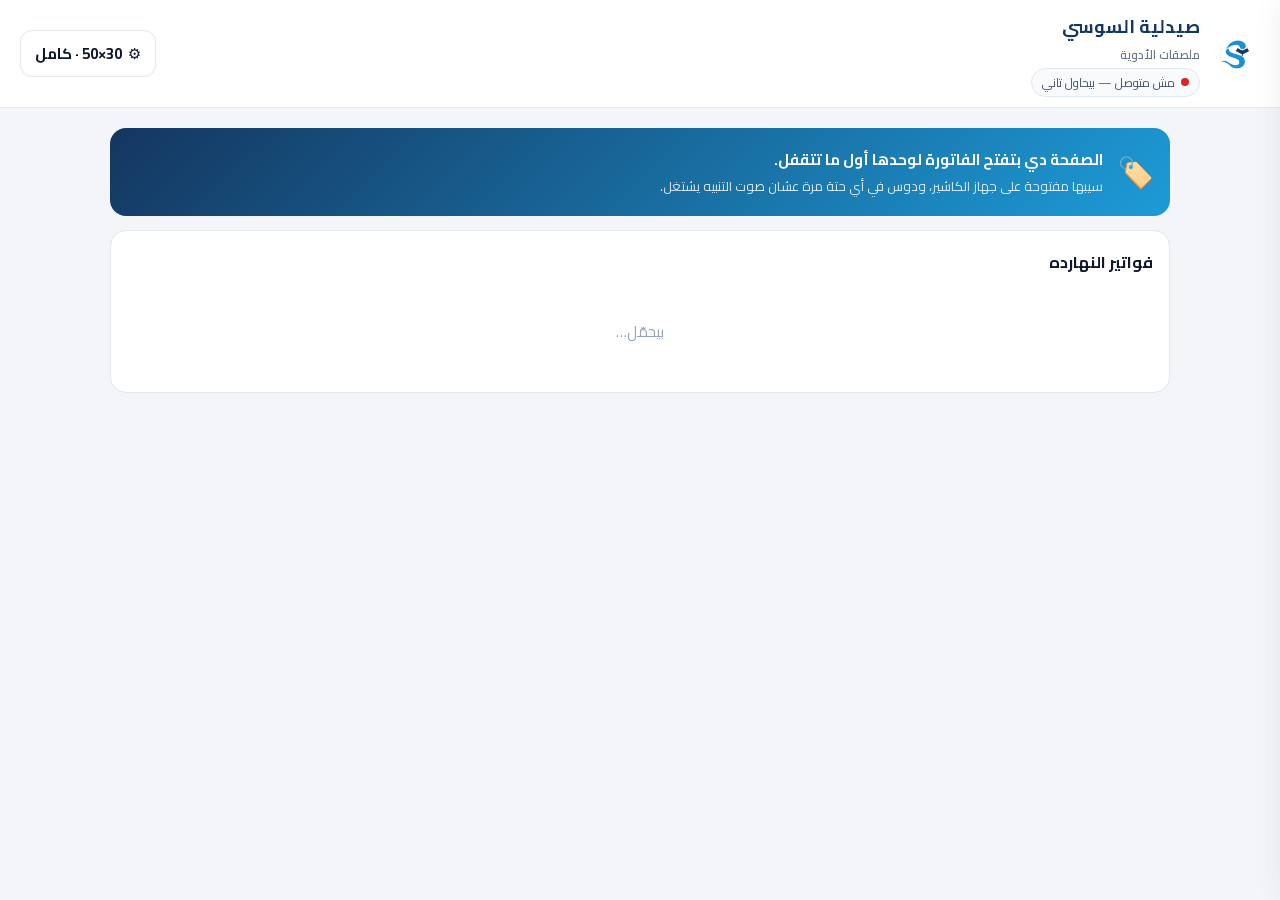
<file: labels.html>
<!DOCTYPE html>
<html lang="ar" dir="rtl">
<head>
<meta charset="utf-8">
<meta name="viewport" content="width=device-width, initial-scale=1">
<title>ملصقات الأدوية — صيدلية السوسي</title>
<link rel="icon" type="image/png" href="icon-192.png?v=2">
<link rel="apple-touch-icon" href="icon-192.png?v=2">
<link rel="preload" href="fonts/cairo.woff" as="font" type="font/woff" crossorigin>
<style>@font-face{font-family:'Cairo';src:url(fonts/cairo.woff) format('woff');font-weight:400 800;font-style:normal;font-display:block}</style>
<style>
:root{--bg:#f3f5f8;--card:#fff;--ink:#0f172a;--ink2:#475569;--ink3:#94a3b8;--line:#e2e8f0;--soft:#f8fafc;
  --brand:#1d9bd7;--brand2:#14365f;--brandS:#e6f4fb;--ok:#16a34a;--okS:#dcfce7;--warn:#b45309;--warnS:#fef3c7;--bad:#dc2626;--badS:#fee2e2;--r:16px}
*{box-sizing:border-box}
body{margin:0;background:var(--bg);color:var(--ink);font-family:'Cairo',system-ui,sans-serif;font-size:15px}
button,input,select,textarea{font-family:inherit;font-size:inherit;color:inherit}
button{cursor:pointer}
/* الهيدر */
header{position:sticky;top:0;z-index:5;background:#fff;border-bottom:1px solid var(--line);display:flex;align-items:center;gap:12px;padding:10px 20px}
header img{width:48px;height:48px;object-fit:contain}header .ttl small{display:block;font-size:12px;color:#64748b;font-weight:600}
.ttl{flex:1;min-width:0}
.ttl b{display:block;font-size:18px;color:var(--brand2)}
.pill{display:inline-flex;align-items:center;gap:6px;font-size:12px;color:var(--ink2);background:var(--soft);border:1px solid var(--line);border-radius:99px;padding:2px 10px}
.dot{width:8px;height:8px;border-radius:50%;background:var(--ink3)}.dot.on{background:var(--ok);box-shadow:0 0 0 3px var(--okS)}.dot.err{background:var(--bad)}
.ib{border:1px solid var(--line);background:#fff;border-radius:12px;padding:8px 14px;font-weight:700;display:inline-flex;gap:6px;align-items:center}
.ib:hover{background:var(--soft)}
/* الصفحة */
.wrap{max-width:1100px;margin:0 auto;padding:20px}
.card{background:var(--card);border:1px solid var(--line);border-radius:var(--r);padding:16px;margin-bottom:14px}
.card h2{font-size:16px;margin:0 0 10px;display:flex;align-items:center;gap:8px}
.card h2 span{margin-inline-start:auto;font-size:12px;color:var(--ink3);font-weight:600}
.hero{display:flex;gap:14px;align-items:center;background:linear-gradient(135deg,#14365f,#1d9bd7);color:#fff;border:0}
.hero .ic{font-size:30px}
.hero small{display:block;opacity:.85;font-size:13px}
.inv{display:flex;align-items:center;gap:12px;padding:12px 4px;border-bottom:1px solid var(--line)}
.inv:last-child{border-bottom:0}
.inv .no{font-weight:800;color:var(--brand2);min-width:64px;direction:ltr;text-align:right}
.inv .m{flex:1;min-width:0}
.inv b{display:block;font-size:14px}
.inv small{color:var(--ink2);display:block;white-space:nowrap;overflow:hidden;text-overflow:ellipsis;direction:ltr;text-align:right}
.tag{font-size:12px;font-weight:700;padding:3px 10px;border-radius:99px;background:var(--okS);color:var(--ok);white-space:nowrap}
.tag.s{background:var(--soft);color:var(--ink2);border:1px solid var(--line)}
.btn{border:0;border-radius:12px;padding:10px 16px;font-weight:700;background:#eef2f7}
.btn.p{background:var(--brand);color:#fff}.btn.p:hover{filter:brightness(.95)}
.btn:disabled{opacity:.45;cursor:not-allowed}
.muted{color:var(--ink2);font-size:13px}
.empty{text-align:center;padding:30px 10px;color:var(--ink3)}
/* شاشة الفاتورة */
.ov{position:fixed;inset:0;background:rgba(15,23,42,.6);z-index:20;display:none;align-items:center;justify-content:center;padding:16px}
.ov.on{display:flex}
.md{background:#fff;border-radius:20px;width:100%;max-width:1080px;max-height:calc(100vh - 32px);display:flex;flex-direction:column;box-shadow:0 30px 60px rgba(0,0,0,.3);overflow:hidden}
.md-h{display:flex;align-items:center;gap:12px;padding:14px 20px;border-bottom:1px solid var(--line)}
.md-h h3{margin:0;font-size:19px;flex:1;min-width:0}
.md-h small{display:block;color:var(--ink2);font-size:13px;font-weight:600}
.md-b{display:grid;grid-template-columns:1fr 340px;flex:1;min-height:0}
.form{overflow:auto;padding:18px 20px}
.side{background:var(--soft);border-inline-start:1px solid var(--line);overflow:auto;padding:16px}
.side h4{margin:0 0 10px;font-size:13px;color:var(--ink2)}
.sec{font-size:12px;font-weight:800;color:var(--ink3);letter-spacing:.3px;margin:4px 0 8px}
.pt{display:grid;grid-template-columns:1.2fr 1fr;gap:12px;margin-bottom:12px}
.fld label{display:block;font-weight:700;font-size:13px;margin-bottom:5px}
.inp{display:flex;border:2px solid var(--line);border-radius:14px;overflow:hidden;background:#fff}
.inp:focus-within{border-color:var(--brand)}
.inp input{flex:1;min-width:0;border:0;outline:0;padding:12px;font-size:22px;font-weight:800;text-align:center}
.unit{display:flex;border-inline-start:1px solid var(--line)}
.unit button{border:0;background:#fff;padding:0 12px;font-weight:700;color:var(--ink3)}
.unit button.on{background:var(--brandS);color:var(--brand2)}
.seg{display:flex;gap:8px}
.seg button{flex:1;padding:11px;border-radius:12px;border:2px solid var(--line);background:#fff;font-weight:700}
.seg button.on{border-color:var(--brand);background:var(--brandS);color:var(--brand2)}
.seg button.on.w{border-color:var(--bad);background:var(--badS);color:var(--bad)}
.note{border-radius:12px;padding:10px 12px;font-size:13px;margin-top:8px}
.note.w{background:var(--warnS);color:var(--warn)}
.note.b{background:var(--brandS);color:var(--brand2)}
.note.r{background:var(--badS);color:#991b1b}
.item{border:1px solid var(--line);border-radius:14px;padding:12px;margin-top:10px;background:#fff}
.item.off{opacity:.45}
.item-h{display:flex;align-items:center;gap:10px}
.item-h input{width:20px;height:20px;accent-color:var(--brand)}
.item-h b{flex:1;direction:ltr;text-align:right;font-size:15px}
.item textarea{width:100%;margin-top:8px;border:2px solid var(--line);border-radius:12px;padding:10px;min-height:48px;resize:vertical;font-size:16px;font-weight:600}
.item textarea:focus{outline:0;border-color:var(--brand)}
.chips{display:flex;flex-wrap:wrap;gap:6px;margin-top:8px}
.chips button{border:1px solid var(--line);background:var(--soft);border-radius:99px;padding:4px 11px;font-size:12.5px;font-weight:600}
.chips button:hover{background:var(--brandS);border-color:var(--brand)}
.item:not(:focus-within) .chips.q{display:none}
.item .hint{font-size:11.5px;color:var(--ink3);margin-top:4px}
.item:focus-within .hint{display:none}
.chips .lrn{background:var(--okS);border-color:#bbf7d0;color:var(--ok)}
.ai{font-size:12.5px;margin-top:6px;color:var(--ink2)}
.ai .w{color:var(--bad);font-weight:700;display:block}
.ai .c{direction:ltr;text-align:right;display:block;color:var(--ink3)}
.cf{font-size:11px;font-weight:700;padding:1px 7px;border-radius:99px;margin-inline-start:4px}
.cf.high{background:var(--okS);color:var(--ok)}.cf.medium{background:var(--warnS);color:var(--warn)}.cf.low{background:var(--badS);color:var(--bad)}
.md-f{display:flex;align-items:center;gap:10px;padding:12px 20px;border-top:1px solid var(--line);background:#fff}
.md-f .err{flex:1;color:var(--bad);font-size:13px;font-weight:600}
.md-f .btn{padding:13px 22px;font-size:16px}
.md-f .btn.p{min-width:220px}
kbd{font-family:inherit;font-size:11px;background:rgba(255,255,255,.25);border-radius:5px;padding:0 5px;margin-inline-start:6px}
/* المعاينة */
.pv{display:flex;flex-direction:column;align-items:center;gap:12px}
.pv-l{background:#fff;box-shadow:0 2px 10px rgba(0,0,0,.12);border-radius:4px;overflow:hidden}
.pv-cap{font-size:11px;color:var(--ink3)}
/* الإعدادات */
.drawer{position:fixed;top:0;bottom:0;inset-inline-start:0;width:min(380px,92vw);background:#fff;z-index:30;box-shadow:0 0 40px rgba(0,0,0,.2);transform:translateX(105%);transition:transform .2s;padding:18px;overflow:auto}
[dir=rtl] .drawer{transform:translateX(105%)}
.drawer.on{transform:none}
.drawer h3{margin:0 0 14px;display:flex;align-items:center}
.drawer h3 button{margin-inline-start:auto}
.opt{display:grid;grid-template-columns:repeat(4,1fr);gap:6px;margin-bottom:12px}
.opt button{border:2px solid var(--line);background:#fff;border-radius:10px;padding:8px 4px;font-weight:700;font-size:13px}
.opt button.on{border-color:var(--brand);background:var(--brandS);color:var(--brand2)}
.two{grid-template-columns:1fr 1fr}
.cus{display:flex;gap:8px;align-items:center;margin-bottom:12px}
.cus input{width:80px;padding:8px;border:2px solid var(--line);border-radius:10px;text-align:center;font-weight:700}
.shade{position:fixed;inset:0;background:rgba(15,23,42,.35);z-index:29;display:none}.shade.on{display:block}
@media (max-width:860px){.md-b{grid-template-columns:1fr}.side{border-inline-start:0;border-top:1px solid var(--line)}.pt{grid-template-columns:1fr}.md-f .btn.p{min-width:0;flex:1}}
</style>
</head>
<body>
<header>
  <img src="icon-192.png?v=2" alt="صيدلية السوسي">
  <div class="ttl"><b>صيدلية السوسي <small>ملصقات الأدوية</small></b><span class="pill"><span class="dot" id="dot"></span><span id="st">بيتوصل…</span></span></div>
  <button class="ib" onclick="openSet()">⚙️ <span id="setLbl"></span></button>
</header>

<div class="wrap">
  <div class="card hero">
    <div class="ic">🏷️</div>
    <div><b>الصفحة دي بتفتح الفاتورة لوحدها أول ما تتقفل.</b>
      <small>سيبها مفتوحة على جهاز الكاشير، ودوس في أي حتة مرة عشان صوت التنبيه يشتغل.</small></div>
  </div>
  <div class="card">
    <h2>فواتير النهارده <span id="cnt"></span></h2>
    <div id="list"><div class="empty">بيحمّل…</div></div>
  </div>
</div>

<!-- شاشة الفاتورة -->
<div class="ov" id="ov">
  <div class="md">
    <div class="md-h">
      <h3 id="mT"></h3>
      <button class="ib" onclick="skipInv()">تخطي</button>
    </div>
    <div class="md-b">
      <div class="form">
        <div class="sec">المريض</div>
        <div class="pt">
          <div class="fld"><label>العمر *</label>
            <div class="inp"><input id="age" type="number" inputmode="decimal" min="0" max="120" oninput="onAge()">
              <div class="unit"><button id="uY" class="on" onclick="setUnit('y')">سنة</button><button id="uM" onclick="setUnit('m')">شهر</button></div></div></div>
          <div class="fld"><label id="wL">الوزن (كجم)</label>
            <div class="inp"><input id="wt" type="number" inputmode="decimal" min="1" max="250" oninput="maybeAI();check();preview()"></div></div>
        </div>
        <div class="fld"><label>حامل أو مرضعة؟ *</label>
          <div class="seg" id="preg">
            <button onclick="setPreg('none',this)">لا</button>
            <button onclick="setPreg('pregnant',this)">حامل</button>
            <button onclick="setPreg('breast',this)">مرضعة</button>
          </div>
          <div class="note w" id="pw" style="display:none">⚠️ حامل/مرضعة: الصيدلي لازم يراجع أمان كل دوا قبل الطباعة.
            <label style="display:block;margin-top:6px;font-weight:700"><input type="checkbox" id="pok" onchange="check()"> راجعت الأمان</label></div>
        </div>
        <div class="sec" style="margin-top:16px">الأصناف</div>
        <div id="items"></div>
        <div id="aiAll"></div>
      </div>
      <div class="side">
        <h4>شكل الملصق</h4>
        <div class="pv" id="pv"></div>
      </div>
    </div>
    <div class="md-f">
      <div class="err" id="err"></div>
      <button class="btn p" id="go" onclick="confirmPrint()" disabled>تأكيد واطبع<kbd>Enter</kbd></button>
    </div>
  </div>
</div>

<!-- الإعدادات -->
<div class="shade" id="shade" onclick="closeSet()"></div>
<div class="drawer" id="drw">
  <h3>إعدادات الطباعة <button class="ib" onclick="closeSet()">✕</button></h3>
  <div class="sec">مقاس الملصق (مم)</div>
  <div class="opt" id="sizes"></div>
  <div class="cus">مقاس تاني: <input id="cw" type="number" min="20" max="120" placeholder="عرض"> × <input id="ch" type="number" min="15" max="120" placeholder="طول"> <button class="ib" onclick="customSize()">تمام</button></div>
  <div class="sec">نوع الورق</div>
  <div class="opt two" id="papers"></div>
  <div class="muted" id="paperHelp" style="margin-bottom:12px"></div>
  <div class="sec">شكل الملصق</div>
  <div class="opt two" id="styles"></div>
  <div class="muted" id="styleHelp" style="margin-bottom:12px"></div>
  <div class="sec">معاينة</div>
  <div class="pv" id="pvSet" style="margin-bottom:12px"></div>
  <button class="btn p" style="width:100%" onclick="testPrint()">اطبع ملصق تجربة</button>
  <button class="btn" style="width:100%;margin-top:8px" onclick="rulerPrint()">📏 اطبع مسطرة القياس</button>
  <div class="muted" style="margin-top:6px">المسطرة بتطبع أرقام بالملّي على الستيكر: الرقم اللي عند آخر الستيكر من اليمين = العرض، واللي عند آخره من تحت = الطول. اكتبهم في "مقاس تاني".</div>
  <div class="note b" style="margin-top:14px">💡 عشان تطبع من غير ما يسألك كل مرة:<br>
    1) خلي طابعة الملصقات هي الافتراضية في ويندوز.<br>
    2) اعمل اختصار للكروم وزوّد في آخر Target: <b dir="ltr">--kiosk-printing</b><br>
    3) افتح الصفحة من الاختصار ده.</div>
</div>

<iframe id="pf" style="position:fixed;width:0;height:0;border:0;left:-9999px" title="print"></iframe>

<script>
var SCRIPT_URL = 'https://script.google.com/macros/s/AKfycbyETI5UTPwpMFOu-aWoKKHqyppa7ctTVJjckmbTxegDq7E3R3p6aEBzqt275HNL8SBfWg/exec';
var PHONE = '01143404023';
var LOGO_BW = '[data-uri]';
var CHIPS = ['قرص كل 8 ساعات','قرص كل 12 ساعة','قرص مرة يوميًا','بعد الأكل','قبل الأكل','عند اللزوم','لمدة 5 أيام','لمدة 7 أيام','5 مل كل 8 ساعات','5 مل كل 12 ساعة','دهان مرتين يوميًا','نقطة 3 مرات يوميًا'];
var SIZES = ['50x30','40x30','40x25','50x25','58x40','60x40','70x50','100x50'];
var STYLES = [['full','كامل','لوجو + اسم الصيدلية + التاريخ + الدوا + الطريقة + العمر والوزن + التليفون'],
              ['compact','مختصر','اسم الدوا + طريقة الاستخدام بخط كبير + سطر صغير بالصيدلية والتاريخ']];

function ls(k, v){ try { if (v === undefined) return localStorage.getItem(k); localStorage.setItem(k, v); } catch (e) { return null; } }
var SINCE = parseInt(ls('lblSince'), 10) || 0, FIRST = !SINCE;
var AI_IDX = [], AI_ND = {}, AI_KEY = '', AI_USED = false, AI_BUSY = false, AI_T = null;
var INVS = [], QUEUE = [], CUR = null, PREG = '', UNIT = 'y';
var SIZE = ls('lblSize') || '50x30', STYLE = ls('lblStyle') || 'full';
/* ورق نصين (ستيكر الباركود اللي في نصه حز): المقاس = مقاس النص الواحد، وكل ستيكر بياخد ملصقين */
var PAPER = ls('lblPaper') || 'single';
var PAPERS = [['single','ملصق واحد','كل ستيكر عليه ملصق واحد بالمقاس اللي فوق'],
              ['duo','ورق نصين','ستيكر الباركود اللي في نصه حز: ملصق في كل نص. المقاس فوق = مقاس النص الواحد']];

function esc(s){ return String(s == null ? '' : s).replace(/[&<>"']/g, function(c){ return {'&':'&amp;','<':'&lt;','>':'&gt;','"':'&quot;',"'":'&#39;'}[c]; }); }
function api(action, params){
  if (action === 'aiDose'){
    var pin = ls('adminPin');
    if (!pin){ pin = (prompt('الرقم السري (مرة واحدة على الجهاز ده)') || '').trim(); if (pin) ls('adminPin', pin); }
    params = Object.assign({}, params, { pin: pin || '' });
  }
  var u = SCRIPT_URL + '?action=' + action;
  for (var k in (params || {})) u += '&' + k + '=' + encodeURIComponent(params[k]);
  return fetch(u + '&_ts=' + Date.now(), { cache: 'no-store' }).then(function(r){ return r.json(); });
}
function status(ok, txt){
  document.getElementById('dot').className = 'dot ' + (ok ? 'on' : 'err');
  document.getElementById('st').textContent = txt;
}

/* صوت تنبيه */
var AC = null;
document.addEventListener('click', function(){ if (!AC) try { AC = new (window.AudioContext || window.webkitAudioContext)(); } catch (e) {} });
function beep(){
  if (!AC) return;
  try { [880, 1175].forEach(function(f, i){ var o = AC.createOscillator(), g = AC.createGain(); o.frequency.value = f; o.connect(g); g.connect(AC.destination);
    g.gain.setValueAtTime(.18, AC.currentTime + i * .18); o.start(AC.currentTime + i * .18); o.stop(AC.currentTime + i * .18 + .15); }); } catch (e) {}
}

/* ═══ الفواتير ═══ */
function poll(){
  api('labelsFeed', { since: SINCE }).then(function(d){
    if (!d || !d.ok) throw new Error((d && d.error) || 'feed');
    status(true, 'شغال · ' + new Date().toLocaleTimeString('ar-EG-u-nu-latn', { hour: '2-digit', minute: '2-digit' }));
    INVS = d.invoices || [];
    if (FIRST){ FIRST = false; SINCE = d.maxId; ls('lblSince', String(SINCE)); }
    else {
      INVS.slice().reverse().forEach(function(inv){
        if (inv.isNew && !inv.done && inv.hasDrug !== false && inv.items.length && !QUEUE.some(function(q){ return q.id === inv.id; }) && (!CUR || CUR.id !== inv.id))
          QUEUE.push(inv);
      });
      if (d.maxId > SINCE){ SINCE = d.maxId; ls('lblSince', String(SINCE)); }
    }
    drawList();
    if (!CUR && QUEUE.length){ beep(); openInv(QUEUE.shift()); }
  }).catch(function(){ status(false, 'مش متوصل — بيحاول تاني'); });
}
function drawList(){
  var box = document.getElementById('list');
  document.getElementById('cnt').textContent = INVS.length ? INVS.length + ' فاتورة' : '';
  if (!INVS.length){ box.innerHTML = '<div class="empty">لسه مفيش فواتير النهارده.</div>'; return; }
  box.innerHTML = INVS.map(function(inv, i){
    return '<div class="inv"><span class="no">#' + esc(inv.id) + '</span><div class="m"><b>' + esc(inv.cust || 'عميل نقدي') + '</b>' +
      '<small>' + inv.items.map(function(x){ return esc(x.name); }).join(' · ') + '</small></div>' +
      (inv.done ? '<span class="tag">✓ اتعملت</span>' : (inv.hasDrug === false ? '<span class="tag s">مفيش أدوية</span>' : '')) +
      '<button class="btn" onclick="openInv(INVS[' + i + '])">' + (inv.done ? 'اطبع تاني' : 'اطبع') + '</button></div>';
  }).join('');
}

/* ═══ شاشة الفاتورة ═══ */
function openInv(inv){
  CUR = inv; PREG = ''; setUnit('y', true);
  document.getElementById('mT').innerHTML = 'فاتورة <span dir="ltr">#' + esc(inv.id) + '</span> — ' + esc(inv.cust || 'عميل نقدي') +
    '<small>' + (inv.employee ? 'الموظف: ' + esc(inv.employee) + ' · ' : '') + inv.items.length + ' صنف</small>';
  document.getElementById('age').value = ''; document.getElementById('wt').value = '';
  document.getElementById('pok').checked = false; document.getElementById('pw').style.display = 'none';
  [].forEach.call(document.querySelectorAll('#preg button'), function(b){ b.className = ''; });
  document.getElementById('items').innerHTML = inv.items.map(function(it, i){
    return '<div class="item' + (it.nondrug ? ' off' : '') + '" id="it' + i + '"><div class="item-h">' +
      '<input type="checkbox" id="c' + i + '"' + (it.nondrug ? '' : ' checked') + ' onchange="toggleIt(' + i + ')">' +
      '<b>' + esc(it.name) + '</b>' + (it.qty > 1 ? '<span class="tag s">×' + it.qty + '</span>' : '') + '</div>' +
      (it.active ? '<div class="muted" style="direction:ltr;text-align:right">' + esc(it.active) + '</div>' : '') +
      '<div class="ai" id="a' + i + '"></div>' +
      '<textarea id="t' + i + '" placeholder="طريقة الاستخدام…" oninput="this.dataset.touched=1;check();preview()"></textarea>' +
      '<div class="chips" id="lc' + i + '"></div>' +
      '<div class="hint">دوس على الخانة تظهرلك اختيارات سريعة</div>' +
      '<div class="chips q">' + CHIPS.map(function(c){ return '<button onclick="addChip(' + i + ',\'' + c + '\')">' + c + '</button>'; }).join('') + '</div></div>';
  }).join('');
  AI_KEY = ''; AI_USED = false; AI_BUSY = false; AI_ND = {};
  document.getElementById('aiAll').innerHTML = '';
  document.getElementById('ov').classList.add('on');
  setTimeout(function(){ document.getElementById('age').focus(); }, 50);
  check(); preview();
}

function setUnit(u, silent){
  UNIT = u;
  document.getElementById('uY').className = u === 'y' ? 'on' : '';
  document.getElementById('uM').className = u === 'm' ? 'on' : '';
  if (!silent) onAge();
}
function ageYears(){
  var a = parseFloat(document.getElementById('age').value);
  if (isNaN(a)) return NaN;
  return UNIT === 'm' ? Math.round(a / 12 * 100) / 100 : a;
}
function band(){ var a = ageYears(); return (!isNaN(a) && a < 12) ? 'child' : 'adult'; }
function onAge(){
  var child = band() === 'child';
  document.getElementById('wL').textContent = child ? 'الوزن (كجم) *' : 'الوزن (كجم)';
  CUR.items.forEach(function(it, i){
    var sug = child ? (it.child || '') : (it.adult || '');
    document.getElementById('lc' + i).innerHTML = sug
      ? '<button class="lrn" onclick="useLearned(' + i + ')" title="اللي الصيدلي كتبه آخر مرة">↩ آخر مرة: ' + esc(sug) + '</button>' : '';
  });
  maybeAI(); check(); preview();
}
function useLearned(i){
  var it = CUR.items[i], t = document.getElementById('t' + i);
  t.value = band() === 'child' ? it.child : it.adult; t.dataset.touched = 1; check(); preview();
}

/* 🤖 الجرعات بالذكاء الاصطناعي */
function maybeAI(){
  clearTimeout(AI_T);
  var age = ageYears(), wt = parseFloat(document.getElementById('wt').value);
  if (isNaN(age) || !PREG || (band() === 'child' && isNaN(wt))) return;
  var key = age + '|' + (isNaN(wt) ? '' : wt) + '|' + PREG;
  if (key === AI_KEY) return;
  AI_T = setTimeout(function(){ runAI(key, age, wt); }, 900);
}
function runAI(key, age, wt){
  if (!CUR) return;
  var inv = CUR;
  AI_IDX = [];
  inv.items.forEach(function(it, i){ if (!it.nondrug && document.getElementById('c' + i).checked) AI_IDX.push(i); });
  if (!AI_IDX.length) return;
  AI_KEY = key; AI_BUSY = true; check();
  document.getElementById('aiAll').innerHTML = '<div class="note b">🤖 الذكاء الاصطناعي بيحسب الجرعات…</div>';
  api('aiDose', { data: JSON.stringify({ age: age, weight: isNaN(wt) ? '' : wt, preg: PREG,
    items: AI_IDX.map(function(i){ var it = inv.items[i]; return { name: it.name, active: it.active, qty: it.qty }; }) }) })
  .then(function(d){
    if (CUR !== inv || AI_KEY !== key) return;
    AI_BUSY = false;
    if (d && d.pinError) try { localStorage.removeItem('adminPin'); } catch (e) {}
    if (!d || !d.ok){ document.getElementById('aiAll').innerHTML = '<div class="note w">⚠️ ' + esc((d && d.error) || 'الذكاء الاصطناعي مردش') +
      ' <button class="ib" style="margin-inline-start:8px" onclick="retryAI()">🔄 أعد التوليد</button> أو اكتب يدوي</div>'; check(); return; }
    AI_USED = false;
    (d.items || []).forEach(function(x){
      var j = (parseInt(x.n, 10) || 0) - 1; if (j < 0 || j >= AI_IDX.length) return; var i = AI_IDX[j];
      var t = document.getElementById('t' + i), box = document.getElementById('a' + i);
      if (x.nondrug){
        document.getElementById('c' + i).checked = false; toggleIt(i); AI_ND[i] = 1;
        box.innerHTML = 'مش دوا — اتشال من الطباعة'; return;
      }
      box.innerHTML = (x.active ? '<span class="c">' + esc(x.active) + '<span class="cf ' + esc(x.confidence || 'low') + '">' + esc(x.confidence || '') + '</span></span>' : '') +
        (x.calc ? '<span class="c">' + esc(x.calc) + '</span>' : '') +
        (x.warn ? '<span class="w">⚠️ ' + esc(x.warn) + '</span>' : '') +
        (x.known === false ? '<span class="w">مش متأكد من تركيبه — اكتب الجرعة يدوي</span>' : '');
      if (!t.dataset.touched && x.label){ t.value = x.label; t.dataset.ai = 1; AI_USED = true; }
    });
    document.getElementById('aiAll').innerHTML =
      (d.interactions ? '<div class="note r">⚠️ ' + esc(d.interactions) + '</div>' : '') +
      (AI_USED ? '<label class="note b" style="display:block;font-weight:700"><input type="checkbox" id="aiok" onchange="check()"> راجعت جرعات الذكاء الاصطناعي ومسؤول عنها</label>' : '') +
      '<button class="ib" style="margin-top:6px" onclick="retryAI()">🔄 أعد التوليد</button>';
    check(); preview();
  }).catch(function(){
    if (CUR !== inv) return;
    AI_BUSY = false; document.getElementById('aiAll').innerHTML = '<div class="note w">⚠️ النت قطع <button class="ib" onclick="retryAI()">🔄 أعد التوليد</button> أو اكتب يدوي</div>'; check();
  });
}
/* إعادة التوليد: بيمسح جرعات الذكاء الاصطناعي اللي متعدلتش ويطلب من جديد (اللي كتبته بإيدك بيفضل زي ما هو) */
function retryAI(){
  if (!CUR || AI_BUSY) return;
  var age = ageYears(), wt = parseFloat(document.getElementById('wt').value);
  if (isNaN(age) || !PREG) return;
  CUR.items.forEach(function(it, i){
    var t = document.getElementById('t' + i);
    if (t && t.dataset.ai && !t.dataset.touched){ t.value = ''; delete t.dataset.ai; }
  });
  runAI(age + '|' + (isNaN(wt) ? '' : wt) + '|' + PREG + '|' + Date.now(), age, wt);
}
function setPreg(v, el){
  PREG = v;
  [].forEach.call(document.querySelectorAll('#preg button'), function(b){ b.className = ''; });
  el.className = 'on' + (v !== 'none' ? ' w' : '');
  document.getElementById('pw').style.display = v === 'none' ? 'none' : 'block';
  maybeAI(); check();
}
function toggleIt(i){ document.getElementById('it' + i).classList.toggle('off', !document.getElementById('c' + i).checked); check(); preview(); }
function addChip(i, c){
  var t = document.getElementById('t' + i);
  t.value = (t.value.trim() ? t.value.trim() + ' — ' : '') + c; t.dataset.touched = 1; check(); preview();
}

function check(){
  if (!CUR) return;
  var err = '', age = ageYears(), wt = parseFloat(document.getElementById('wt').value);
  if (isNaN(age)) err = 'اكتب العمر';
  else if (band() === 'child' && isNaN(wt)) err = 'الطفل لازم وزنه';
  else if (!PREG) err = 'اختار حامل/مرضعة ولا لأ';
  else if (PREG !== 'none' && !document.getElementById('pok').checked) err = 'لازم تأكد إنك راجعت الأمان';
  else if (AI_BUSY) err = '🤖 استنى الذكاء الاصطناعي يخلص…';
  else {
    var any = false;
    CUR.items.forEach(function(it, i){
      if (!document.getElementById('c' + i).checked) return;
      any = true;
      if (!document.getElementById('t' + i).value.trim()) err = err || ('اكتب طريقة استخدام ' + it.name + ' أو شيل علامته');
    });
    if (!any && !err) err = 'مفيش ولا صنف متعلّم للطباعة';
    if (!err && AI_USED && !(document.getElementById('aiok') || {}).checked) err = 'علّم إنك راجعت جرعات الذكاء الاصطناعي';
  }
  document.getElementById('err').textContent = err;
  document.getElementById('go').disabled = !!err;
}
document.addEventListener('keydown', function(e){
  if (e.key === 'Enter' && CUR && e.target.tagName !== 'TEXTAREA' && !document.getElementById('go').disabled){ e.preventDefault(); confirmPrint(); }
  if (e.key === 'Escape') closeSet();
});

function chosen(){
  var out = [];
  if (!CUR) return out;
  CUR.items.forEach(function(it, i){
    var t = document.getElementById('t' + i);
    if (document.getElementById('c' + i).checked) out.push({ name: it.name, text: t.value.trim(), ai: !!t.dataset.ai && !t.dataset.touched });
  });
  return out;
}
function ageTxt(a){
  if (isNaN(a)) return '';
  if (a < 1) return Math.round(a * 12) + ' شهور';
  return (a % 1 ? a : Math.round(a)) + ' سنة';
}

function confirmPrint(){
  if (!CUR || document.getElementById('go').disabled) return;
  var age = ageYears(), wt = parseFloat(document.getElementById('wt').value);
  var items = chosen(), inv = CUR;
  printLabels(items, age, isNaN(wt) ? null : wt);
  var nd = inv.items.filter(function(it, i){ return AI_ND[i] && !document.getElementById('c' + i).checked; }).map(function(it){ return it.name; });
  api('labelsSave', { data: JSON.stringify({ id: inv.id, age: age, weight: isNaN(wt) ? '' : wt, preg: PREG, band: band(), items: items, nondrug: nd }) })
    .catch(function(){});
  inv.done = true; closeInv();
}
function skipInv(){
  var inv = CUR; if (!inv) return;
  api('labelsSave', { data: JSON.stringify({ id: inv.id, skip: true }) }).catch(function(){});
  inv.done = true; closeInv();
}
function closeInv(){
  document.getElementById('ov').classList.remove('on'); CUR = null; drawList();
  if (QUEUE.length) setTimeout(function(){ openInv(QUEUE.shift()); }, 400);
}

/* ═══ الملصق: نفس الكود للمعاينة والطباعة ═══
   الخط بيكبر لأقصى حجم يملا الملصق من غير ما يقص (fit) */
function labelCSS(W, H){
  return '@page{size:' + W + 'mm ' + H + 'mm;margin:0}*{box-sizing:border-box}' +
    'body{margin:0;font-family:Cairo,Tahoma,sans-serif;color:#000;background:#fff;-webkit-print-color-adjust:exact;print-color-adjust:exact}' +
    '.l,.l *{color:#000!important}' +
    '.l{width:' + W + 'mm;height:' + H + 'mm;padding:' + (H <= 20 ? '1mm 3.2mm' : '1.6mm 3mm') + ';page-break-after:always;display:flex;flex-direction:column;overflow:hidden;position:relative}' +
    '.h{display:flex;align-items:center;gap:1.2mm;font-weight:800;border-bottom:.35mm solid #000;padding-bottom:.7mm;white-space:nowrap}' +
    '.h img{height:1.25em;width:1.25em}.h .p{flex:1;overflow:hidden}.h .d{font-weight:600}' +
    '.n{direction:ltr;text-align:right;font-weight:800;margin-top:.8mm;white-space:nowrap;overflow:hidden;line-height:1.2}' +
    '.t{flex:1;min-height:0;font-weight:800;line-height:1.28;margin-top:.6mm;display:flex;align-items:center;overflow:hidden;word-break:break-word}' +
    '.f{display:flex;justify-content:space-between;gap:2mm;font-weight:700;border-top:.25mm solid #000;padding-top:.5mm;white-space:nowrap}' +
    '.cp .t{justify-content:center;text-align:center;line-height:1.1;margin-top:.2mm}.t>span{display:block;width:88%;margin:0 auto}.cp .t>span{width:86%}.cp .n{line-height:1.05;margin-top:0}.cp .f{line-height:1;padding-top:.2mm}.lg{height:1.6em;width:1.6em;vertical-align:-.45em;margin-inline-end:.3em;object-fit:contain}.h img{object-fit:contain}.cp .n{text-align:center}.cp .f{border-top:0;justify-content:center;font-weight:800;color:#000}';
}
function labelHTML(it, age, wt, W, H){
  var date = new Date().toLocaleDateString('ar-EG-u-nu-latn', { day: 'numeric', month: 'numeric', year: '2-digit' });
  var who = ageTxt(age) + (wt ? ' · ' + wt + ' كجم' : '');
  var logo = LOGO_BW;   /* لوجو أبيض وأسود صافي — الطابعة الحرارية بتطبع الرمادي نقط باهتة */
  var s = Math.min(W, H * 1.6);   /* أساس أحجام الخط بالمقاس */
  if (STYLE === 'compact'){
    return '<div class="l cp"><div class="n" data-max="' + (s * .3) + '"><span>' + esc(it.name) + '</span></div>' +
      '<div class="t" data-max="' + (s * .52) + '"><span>' + esc(it.text) + '</span></div>' +
      '<div class="f" data-max="6.5"><span><img class="lg" src="' + logo + '">صيدلية السوسي · توصيل <b dir="ltr">' + PHONE + '</b></span></div></div>';
  }
  return '<div class="l"><div class="h" style="font-size:' + (s * .19) + 'pt"><img src="' + logo + '"><span class="p">صيدلية السوسي</span><span class="d">' + date + '</span></div>' +
    '<div class="n" data-max="' + (s * .27) + '"><span>' + esc(it.name) + '</span></div>' +
    '<div class="t" data-max="' + (s * .5) + '"><span>' + esc(it.text) + '</span></div>' +
    '<div class="f" style="font-size:' + (s * .16) + 'pt"><span>' + esc(who) + '</span><span dir="ltr">' + PHONE + '</span></div></div>';
}
/* بيكبّر الخط لحد ما يملا المكان بالظبط */
function fitAll(doc){
  /* الأول كل حاجة بمقاسها الأقصى، وبعدين نظبط السطر الواحد (الاسم والتذييل) قبل الطريقة عشان الطريقة تاخد المكان الباقي */
  var els = [].slice.call(doc.querySelectorAll('[data-max]'));
  els.forEach(function(el){ el.style.fontSize = el.dataset.max + 'pt'; });
  els.sort(function(a, b){ return (a.classList.contains('t') ? 1 : 0) - (b.classList.contains('t') ? 1 : 0); });
  els.forEach(function(el){
    var max = parseFloat(el.dataset.max), min = 4, f = max;
    el.style.fontSize = f + 'pt';
    var multi = el.classList.contains('t');
    /* هامش أمان 10% عشان الطابعة الحرارية بتطبع أعرض شوية من الشاشة */
    function over(){ return multi ? (el.firstChild.offsetHeight > el.clientHeight * .97 || el.firstChild.scrollWidth > el.firstChild.clientWidth + 1)
                                  : (el.firstChild && el.firstChild.offsetWidth !== undefined ? el.firstChild.offsetWidth : el.scrollWidth) > el.clientWidth * .86; }
    while (f > min && over()){ f -= .5; el.style.fontSize = f + 'pt'; }
  });
  /* لو الملصق كله لسه أطول من مكانه → نصغّر الطريقة والاسم مع بعض */
  [].forEach.call(doc.querySelectorAll('.l'), function(l){
    var n = 0;
    while (l.scrollHeight > l.clientHeight + 1 && n++ < 60){
      /* نصغّر الطريقة الأول؛ الاسم يصغر بس لو بقى أكبر من الطريقة */
      var tt = l.querySelector('.t'), nn = l.querySelector('.n'), ff = l.querySelector('.f[data-max]');
      var ft = tt ? parseFloat(tt.style.fontSize) : 0, fn = nn ? parseFloat(nn.style.fontSize) : 0, fo = ff ? parseFloat(ff.style.fontSize) : 0;
      var cp = l.classList.contains('cp');
      if (cp && nn && fn > 6.5 && fn > ft * .8) nn.style.fontSize = (fn - .5) + 'pt';
      else if (ff && fo > 5.5 && ft <= 9) ff.style.fontSize = (fo - .5) + 'pt';
      else if (tt && ft > 5 && (cp || ft >= fn * 1.15)) tt.style.fontSize = (ft - .5) + 'pt';
      else if (nn && fn > 5) nn.style.fontSize = (fn - .5) + 'pt';
      else if (tt && ft > 4) tt.style.fontSize = (ft - .5) + 'pt';
      else break;
    }
  });
}
/* بنستنى خط Cairo يحمّل فعلًا قبل القياس — من غيره القياس بيتعمل على خط تاني والطباعة تطلع مقصوصة */
function fontsReady(d, cb){
  var done = false; function fin(){ if (!done){ done = true; cb(); } }
  try {
    var f = d.fonts;
    var link = d.querySelector('link[rel=stylesheet]');
    var wait = function(){
      if (!f || !f.load) return fin();
      Promise.all([f.load('800 12pt Cairo'), f.load('700 12pt Cairo'), f.load('600 12pt Cairo')])
        .then(function(){ return f.ready; }).then(function(){ setTimeout(fin, 120); }, fin);
    };
    if (link && !link.sheet) { link.addEventListener('load', wait); link.addEventListener('error', fin); } else wait();
  } catch (e) { fin(); }
  setTimeout(fin, 4000);
}
function sizeWH(){ var p = SIZE.split('x'); return [+p[0] || 50, +p[1] || 30]; }

/* معاينة حيّة جوه iframe بنفس المقاس، ومكبّرة على الشاشة */
function renderPreview(boxId, items, age, wt){
  var box = document.getElementById(boxId); if (!box) return;
  var wh = sizeWH(), W = wh[0], H = wh[1];
  var scale = Math.min(300 / (W * 3.78), 2.6);
  box.innerHTML = '';
  (items.length ? items : [{ name: 'PANADOL EXTRA', text: 'قرص كل 8 ساعات بعد الأكل عند اللزوم' }]).slice(0, 15).forEach(function(it){
    var fr = document.createElement('iframe');
    fr.className = 'pv-l'; fr.setAttribute('title', 'preview');
    fr.style.cssText = 'border:0;width:' + (W * 3.78 * scale) + 'px;height:' + (H * 3.78 * scale) + 'px';
    box.appendChild(fr);
    var d = fr.contentWindow.document;
    d.open(); d.write('<!DOCTYPE html><html lang="ar" dir="rtl"><head><meta charset="utf-8"><link href="https://fonts.googleapis.com/css2?family=Cairo:wght@600;700;800&display=swap" rel="stylesheet"><style>' +
      labelCSS(W, H) + 'html{zoom:' + scale + '}</style></head><body>' + labelHTML(it, age, wt, W, H) + '</body></html>'); d.close();
    fontsReady(d, function(){ fitAll(d); });
  });
  var cap = document.createElement('div'); cap.className = 'pv-cap';
  cap.textContent = 'عرض ' + W + ' × طول ' + H + ' مم · ' + (STYLE === 'compact' ? 'مختصر' : 'كامل') + ' · ' + items.length + ' ملصق' + (PAPER === 'duo' ? ' على ' + Math.ceil(items.length / 2) + ' ستيكر' : '');
  box.appendChild(cap);
}
var PV_T = null;
function preview(){
  clearTimeout(PV_T);
  PV_T = setTimeout(function(){
    if (!CUR) return;
    var wt = parseFloat(document.getElementById('wt').value);
    renderPreview('pv', chosen().filter(function(x){ return x.text; }), ageYears(), isNaN(wt) ? null : wt);
  }, 250);
}

function printLabels(items, age, wt){
  var wh = sizeWH(), W = wh[0], H = wh[1], duo = PAPER === 'duo';
  var body;
  if (duo){
    /* صفحة = الستيكر كله (نصين)، وكل نص فيه ملصق بعيد عن الحز */
    body = '';
    for (var i = 0; i < items.length; i += 2){
      body += '<div class="pg">' + labelHTML(items[i], age, wt, W, H) +
        (items[i + 1] ? labelHTML(items[i + 1], age, wt, W, H) : '<div class="l"></div>') + '</div>';
    }
  } else body = items.map(function(it){ return labelHTML(it, age, wt, W, H); }).join('');
  var css = labelCSS(W, H) + (duo ? '@page{size:' + W + 'mm ' + (H * 2) + 'mm;margin:0}' +
    '.pg{width:' + W + 'mm;height:' + (H * 2) + 'mm;page-break-after:always;overflow:hidden}' +
    '.pg .l{page-break-after:auto;padding-top:1mm;padding-bottom:1mm}' : '');
  var html = '<!DOCTYPE html><html lang="ar" dir="rtl"><head><meta charset="utf-8">' +
    '<link href="https://fonts.googleapis.com/css2?family=Cairo:wght@600;700;800&display=swap" rel="stylesheet">' +
    '<style>' + css + '</style></head><body>' + body + '</body></html>';
  printHTML(html, W, duo ? H * 2 : H, true);
}
function printHTML(html, W, H, fit){
  var f = document.getElementById('pf');
  f.style.width = W + 'mm'; f.style.height = H + 'mm';
  var d = f.contentWindow.document;
  d.open(); d.write(html); d.close();
  var done = false;
  function go(){ if (done) return; done = true; if (fit) fitAll(d); try { f.contentWindow.focus(); f.contentWindow.print(); } catch (e) {} }
  fontsReady(d, go);
}

/* ═══ الإعدادات ═══ */
function zx(z){ return '\u2066' + z.replace('x', '×') + '\u2069'; }
function setLabel(){ document.getElementById('setLbl').textContent = zx(SIZE) + (PAPER === 'duo' ? ' ×2' : '') + ' · ' + (STYLE === 'compact' ? 'مختصر' : 'كامل'); }
function drawSet(){
  document.getElementById('sizes').innerHTML = SIZES.map(function(z){
    return '<button class="' + (z === SIZE ? 'on' : '') + '" onclick="setSize(\'' + z + '\')">' + zx(z) + '</button>'; }).join('') +
    (SIZES.indexOf(SIZE) === -1 ? '<button class="on">' + zx(SIZE) + '</button>' : '');
  document.getElementById('styles').innerHTML = STYLES.map(function(s){
    return '<button class="' + (s[0] === STYLE ? 'on' : '') + '" onclick="setStyle(\'' + s[0] + '\')">' + s[1] + '</button>'; }).join('');
  document.getElementById('papers').innerHTML = PAPERS.map(function(s){
    return '<button class="' + (s[0] === PAPER ? 'on' : '') + '" onclick="setPaper(\'' + s[0] + '\')">' + s[1] + '</button>'; }).join('');
  document.getElementById('paperHelp').textContent = (PAPERS.filter(function(s){ return s[0] === PAPER; })[0] || [])[2] || '';
  document.getElementById('styleHelp').textContent = (STYLES.filter(function(s){ return s[0] === STYLE; })[0] || [])[2] || '';
  renderPreview('pvSet', [{ name: 'AUGMENTIN 457MG/5ML SYP', text: '5 مل كل 12 ساعة بعد الأكل لمدة 7 أيام' }], 4, 16);
  setLabel();
}
function setSize(v){ SIZE = v; ls('lblSize', v); drawSet(); preview(); }
function setPaper(v){ PAPER = v; ls('lblPaper', v); drawSet(); preview(); }
/* مسطرة بالملّي: بتطبع على مساحة كبيرة، والستيكر بيبيّن مقاسه الحقيقي من الأرقام اللي عند حروفه */
function rulerPrint(){
  var W = 110, H = 110, s = '';
  for (var x = 0; x <= W; x += 1){
    var big = x % 10 === 0, mid = x % 5 === 0;
    s += '<i style="position:absolute;left:' + x + 'mm;top:0;width:.25mm;height:' + (big ? 4 : mid ? 2.6 : 1.4) + 'mm;background:#000"></i>';
    if (mid && x) s += '<b style="position:absolute;left:' + (x - 2.5) + 'mm;top:' + (big ? 4.3 : 2.8) + 'mm;width:5mm;text-align:center;font:' + (big ? 800 : 600) + ' ' + (big ? 7 : 5.5) + 'pt Tahoma">' + x + '</b>';
  }
  for (var y = 0; y <= H; y += 1){
    var bg = y % 10 === 0, md = y % 5 === 0;
    s += '<i style="position:absolute;top:' + y + 'mm;left:0;height:.25mm;width:' + (bg ? 4 : md ? 2.6 : 1.4) + 'mm;background:#000"></i>';
    if (md && y > 5) s += '<b style="position:absolute;top:' + (y - 1.5) + 'mm;left:' + (bg ? 4.5 : 3) + 'mm;font:' + (bg ? 800 : 600) + ' ' + (bg ? 7 : 5.5) + 'pt Tahoma">' + y + '</b>';
  }
  for (var g = 10; g < W; g += 10) s += '<i style="position:absolute;left:' + g + 'mm;top:9mm;bottom:0;border-left:.15mm dotted #000"></i>';
  for (var k = 10; k < H; k += 10) s += '<i style="position:absolute;top:' + k + 'mm;left:9mm;right:0;border-top:.15mm dotted #000"></i>';
  var html = '<!DOCTYPE html><html dir="ltr"><head><meta charset="utf-8"><style>@page{size:' + W + 'mm ' + H + 'mm;margin:0}body{margin:0}' +
    '.r{position:relative;width:' + W + 'mm;height:' + H + 'mm;overflow:hidden}</style></head><body><div class="r">' + s + '</div></body></html>';
  printHTML(html, W, H, false);
}
function setStyle(v){ STYLE = v; ls('lblStyle', v); drawSet(); preview(); }
function customSize(){
  var w = parseInt(document.getElementById('cw').value, 10), h = parseInt(document.getElementById('ch').value, 10);
  if (w >= 20 && w <= 120 && h >= 15 && h <= 120) setSize(w + 'x' + h);
}
function openSet(){ drawSet(); document.getElementById('drw').classList.add('on'); document.getElementById('shade').classList.add('on'); }
function closeSet(){ document.getElementById('drw').classList.remove('on'); document.getElementById('shade').classList.remove('on'); }
function testPrint(){
  var t = [{ name: 'PANADOL EXTRA', text: 'قرص كل 8 ساعات بعد الأكل عند اللزوم' }];
  if (PAPER === 'duo') t.push({ name: 'AUGMENTIN 1G', text: 'قرص كل 12 ساعة بعد الأكل لمدة 7 أيام' });
  printLabels(t, 30, null);
}

setLabel();
poll();
setInterval(poll, 20000);
</script>
</body>
</html>
</file>
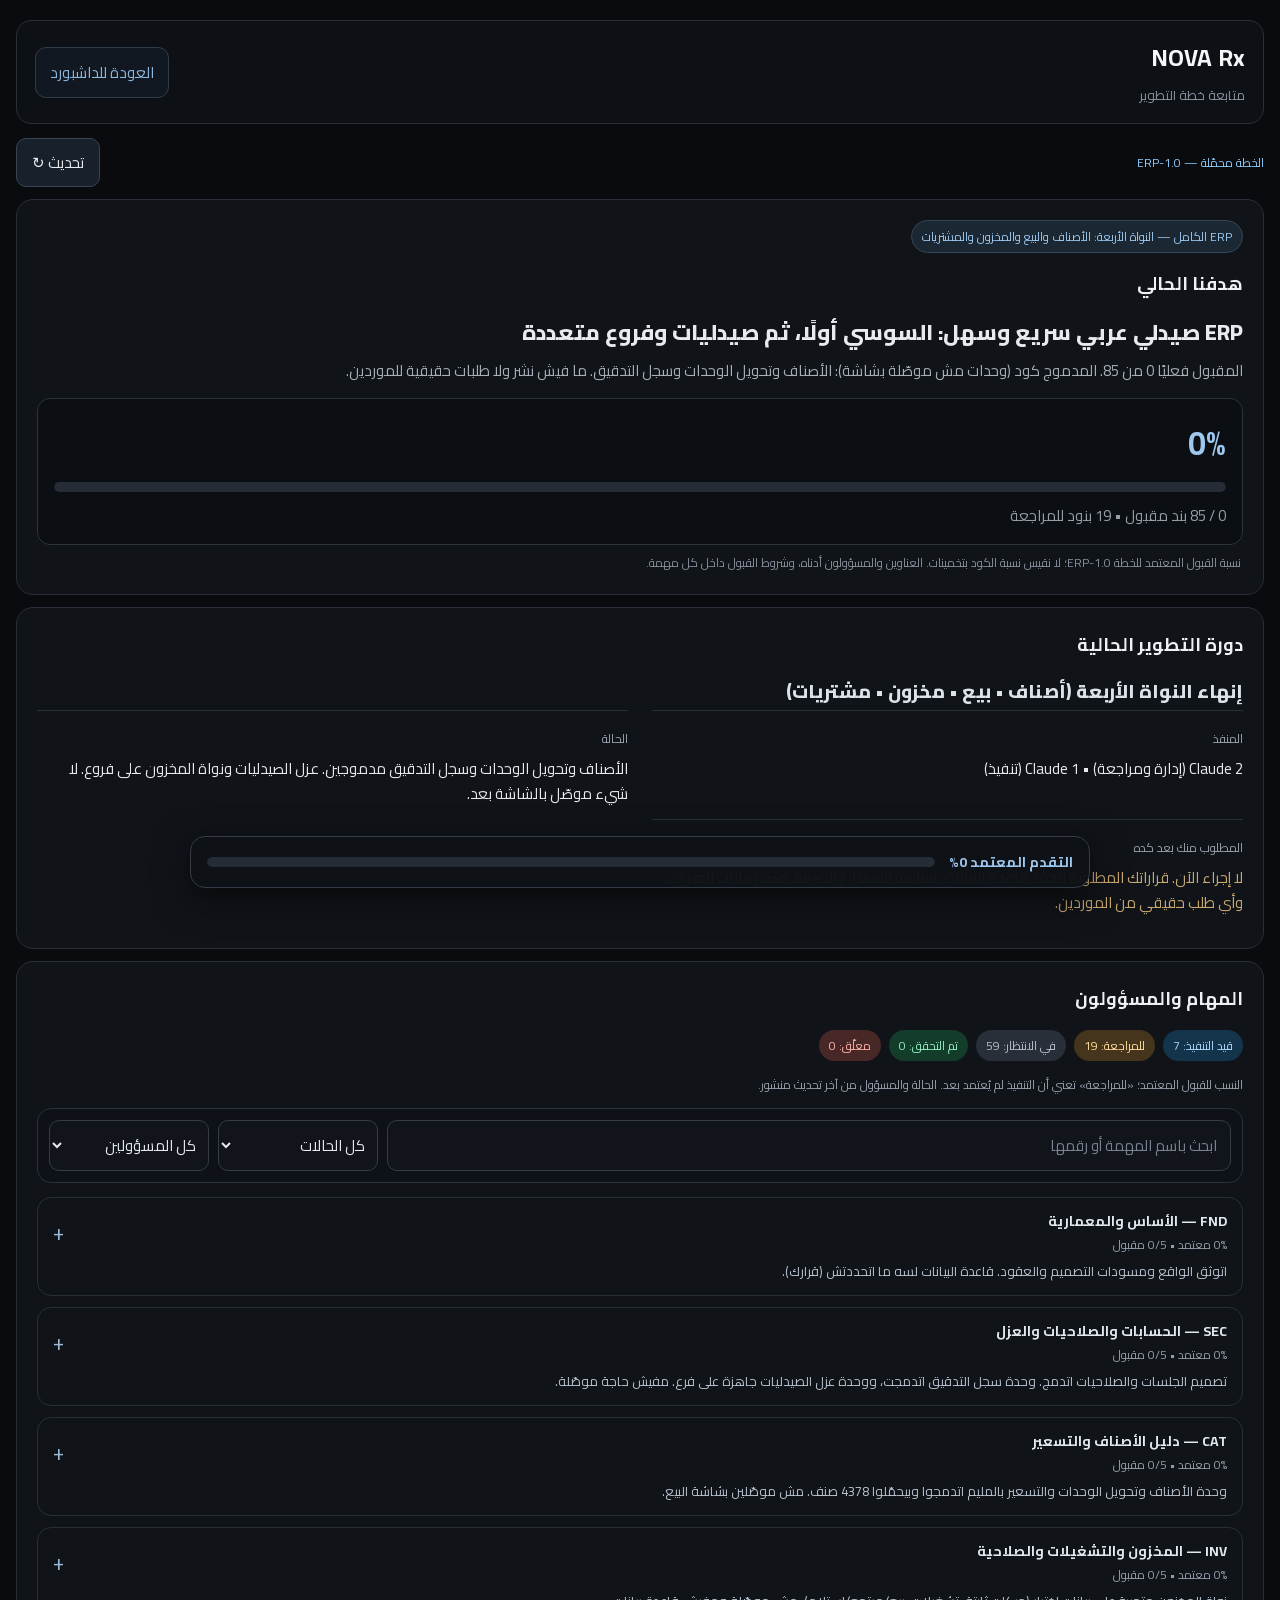
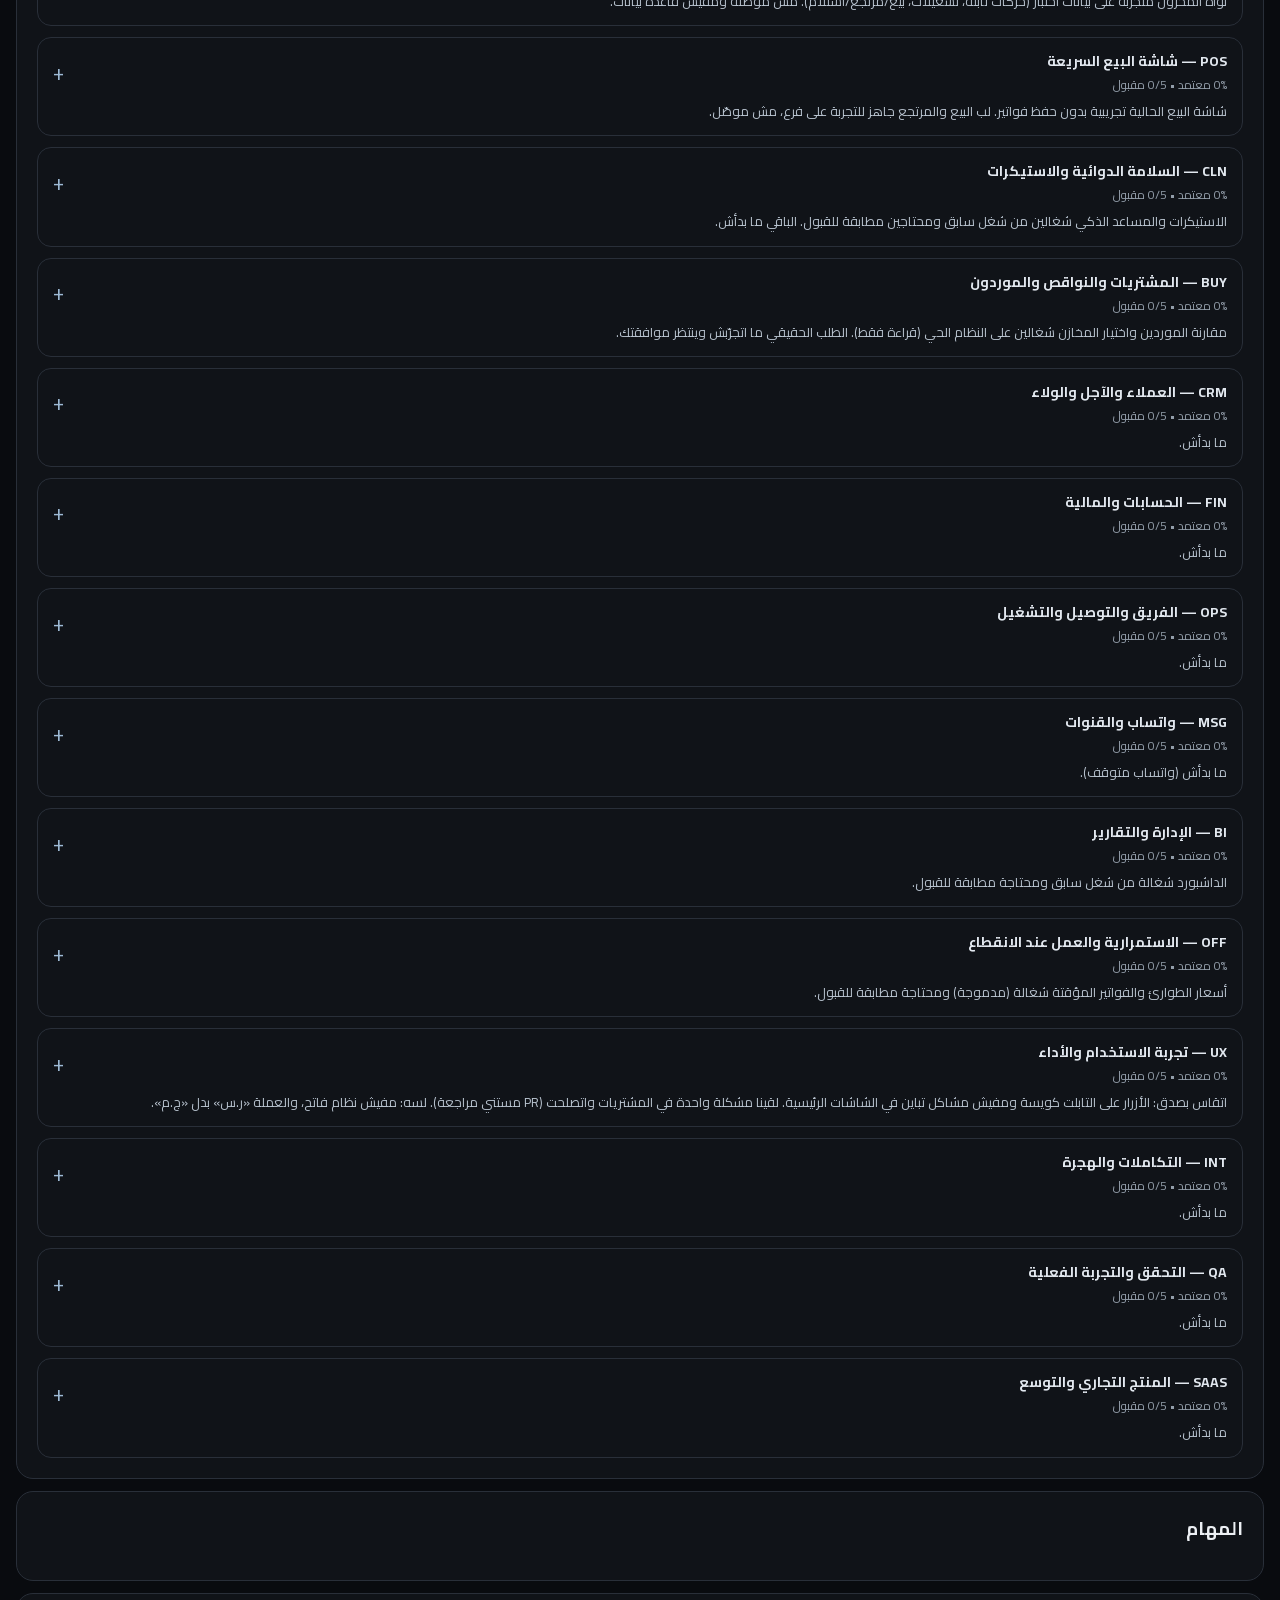
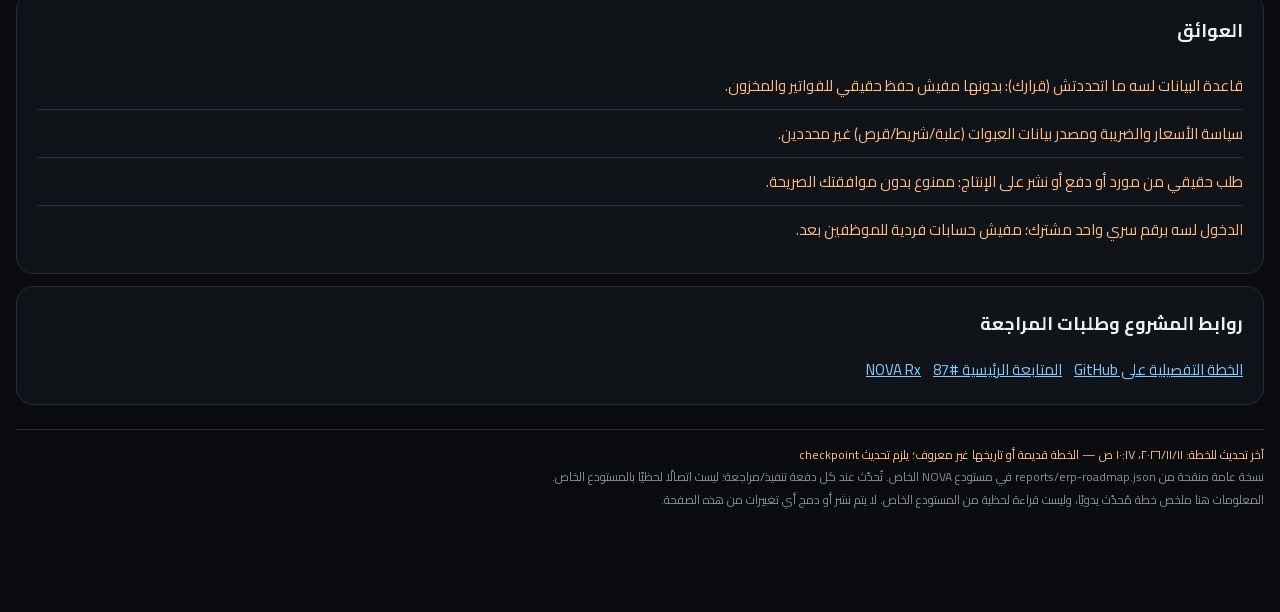
<file: nova-monitor.html>
<!doctype html>
<html lang="ar" dir="rtl"><head><meta charset="utf-8"><meta name="viewport" content="width=device-width,initial-scale=1,viewport-fit=cover"><meta name="theme-color" content="#0a0b0d"><title>NOVA Rx | متابعة التطوير</title><link rel="preload" href="fonts/cairo.woff" as="font" type="font/woff" crossorigin><link rel="preload" href="nova-status.json" as="fetch" crossorigin>
<style>@font-face{font-family:Cairo;src:url('fonts/cairo.woff');font-display:swap}*{box-sizing:border-box}body{margin:0;background:#0a0b0d;color:#f1f5f9;font:14px Cairo,system-ui,sans-serif}main{max-width:760px;margin:auto;padding:18px 14px 40px}header,.between{display:flex;align-items:center;justify-content:space-between;gap:12px}header{margin-bottom:20px}h1{font-size:23px;margin:0}h2{font-size:17px;margin:0 0 12px}a{color:#80caff}small,.muted{color:#9daabb}.card{background:#15191f;border:1px solid #2a3440;border-radius:17px;padding:17px;margin:12px 0}.tag{display:inline-block;border-radius:20px;background:#243748;color:#b5e2ff;padding:4px 10px;font-size:12px}.task{display:flex;justify-content:space-between;align-items:start;gap:10px;padding:12px 0;border-bottom:1px solid #29313a}.task:last-child{border:0}.task strong{display:block}.task small{display:block;margin-top:4px}.status{white-space:nowrap;font-size:12px;color:#b4dfff}.warn{color:#ffbd88}.good{color:#7bdbb3}.row{padding:9px 0;border-top:1px solid #29313a;overflow-wrap:anywhere}.row:first-child{border:0}button{font:inherit;cursor:pointer;background:#203b51;border:1px solid #40647d;color:white;padding:9px 15px;border-radius:10px;min-height:42px}button:disabled{opacity:.6}#message{font-size:12px}#content[hidden]{display:none!important}.links{display:flex;flex-wrap:wrap;gap:12px}.links a{overflow-wrap:anywhere}.big{font-size:18px;font-weight:800;line-height:1.8}footer{margin-top:20px;color:#9daabb;font-size:12px;line-height:1.9}@media(max-width:420px){header{align-items:start}h1{font-size:21px}.card{padding:13px}.task{gap:6px}.status{font-size:11px}}progress{width:100%;height:14px;accent-color:#68bbff}details{border-top:1px solid #29313a;padding:12px 0}summary{cursor:pointer;min-height:44px;line-height:1.8}summary strong{color:#8acbff}input,select{font:inherit;max-width:100%;min-height:44px;padding:8px;background:#101820;color:white;border:1px solid #40647d;border-radius:9px}.filters{display:flex;flex-wrap:wrap;gap:8px;margin:12px 0}.filters input{flex:1;min-width:150px}.criterion{line-height:1.9;color:#c2cfdd}.metric{font-size:30px;color:#8acbff;font-weight:bold}.stale{color:#ffbd88}.item{border-right:2px solid #334b60;padding:10px;margin-top:10px}.item p{margin:6px 0}.phase-note{font-size:12px;color:#9daabb}@media(max-width:420px){.metric{font-size:25px}summary{overflow-wrap:anywhere}.between{flex-wrap:wrap}} 
/* ERP roadmap redesign v2 */
main{max-width:1120px;padding:28px 24px 56px}body{background:radial-gradient(ellipse at 50% -15%,#182838 0,#0a0b0d 55%);font-size:15px}header{position:sticky;top:0;z-index:10;margin:-28px -24px 22px;padding:18px 24px;background:rgba(10,12,16,.94);border-bottom:1px solid #263441}header h1{font-size:27px;letter-spacing:.2px}header small{font-size:13px}header>a{background:#172a39;border:1px solid #2c5875;border-radius:11px;padding:10px 15px;text-decoration:none}.between{margin:0 0 16px}.between #message{color:#8ecbfa}.card{background:linear-gradient(145deg,#171d25,#12171d);border:1px solid #293541;border-radius:18px;padding:22px;margin:14px 0;box-shadow:0 10px 30px #0003}.card h2{font-size:19px;margin-bottom:16px;color:#f5f8fc}.tag{background:#17364d;color:#9bd5ff}.big{font-size:22px;line-height:1.55}#readiness{margin:7px 0;color:#b6c3d0}#overall{display:grid;grid-template-columns:100px 1fr;align-items:center;gap:14px;margin-top:14px;padding:15px;background:#0e141a;border:1px solid #263440;border-radius:14px}#overall .metric{font-size:36px;color:#9bd5ff}#overall progress{grid-column:1/-1}progress{height:12px;border:0;border-radius:20px;overflow:hidden}progress::-webkit-progress-bar{background:#26313b;border-radius:20px}progress::-webkit-progress-value{background:linear-gradient(90deg,#428fd0,#7bc4ff);border-radius:20px}progress::-moz-progress-bar{background:#5ea9e8;border-radius:20px}#basis{margin:8px 2px 0;font-size:13px}.card:has(#cycle){display:grid;grid-template-columns:1fr 1fr;gap:0 18px;align-items:start}.card:has(#cycle)>h2{grid-column:1/-1}.card:has(#cycle)>#cycle{grid-column:1/-1;font-size:21px;margin-bottom:4px}.card:has(#cycle) .row{border-top:1px solid #26313b;padding:12px 0}.card:has(#cycle) .row div{margin-top:4px;line-height:1.7}.card:has(#cycle) #ownerAction{color:#9bd5ff!important}.filters{position:sticky;top:78px;z-index:5;background:#11171ded;padding:10px;border:1px solid #263441;border-radius:14px;margin:0 0 14px}.filters input{min-width:220px;padding:10px 13px;flex:1}.filters select{min-width:160px}.filters input:focus,.filters select:focus{outline:2px solid #55a5e6;outline-offset:1px}#roadmap{display:grid;grid-template-columns:repeat(2,minmax(0,1fr));gap:12px}#roadmap details{margin:0;background:#141a21;border:1px solid #283541;border-radius:15px;padding:14px 16px;transition:border-color .15s,background .15s}#roadmap details:hover{border-color:#477498;background:#171f28}#roadmap details[open]{grid-column:1/-1;border-color:#3f759e;background:#121a22}#roadmap summary{display:grid;grid-template-columns:1fr auto;gap:4px 10px;align-items:center;min-height:48px;line-height:1.5;list-style:none}#roadmap summary::-webkit-details-marker{display:none}#roadmap summary::after{content:'+';grid-column:2;grid-row:1;font-size:21px;color:#8ecbfa}#roadmap details[open] summary::after{content:'−'}
#roadmap summary .phase-note.phase-summary-line{grid-column:1/-1;grid-row:3;margin:2px 0 0;color:#b9c4d0;font-size:13px;line-height:1.7;white-space:normal}#roadmap summary strong{grid-column:1;grid-row:1;color:#dceeff;font-size:15px}#roadmap summary .phase-note{grid-column:1;grid-row:2;font-size:12px;color:#9daabb}#roadmap summary::after{grid-column:2;grid-row:1/3}#roadmap details>progress{margin:12px 0 4px}#roadmap .item{display:grid;grid-template-columns:minmax(130px,.32fr) 1fr;gap:5px 16px;background:#0e141a;border:1px solid #26313b;border-right:3px solid #4e91bd;border-radius:12px;padding:14px;margin-top:10px}#roadmap .item>strong{font-size:14px;color:#d9edff}#roadmap .item p{margin:0;line-height:1.7}#roadmap .item .criterion{grid-column:2;grid-row:1/4;color:#c5d0da}#roadmap .item .status{grid-column:1;color:#87c3ed}#roadmap .item .phase-note{grid-column:1;font-size:12px}#roadmap .item .warn{grid-column:1/-1;color:#edbc83}#roadmap .item>a{grid-column:1/-1}#roadmap .item progress{width:100%}#tasks:empty{display:none}footer{border-top:1px solid #293541;padding-top:14px;margin-top:24px}@media(max-width:650px){main{padding:14px 12px 34px}header{margin:-14px -12px 16px;padding:12px}header h1{font-size:22px}.card{padding:16px;margin:11px 0;border-radius:15px}.big{font-size:18px}.card:has(#cycle){display:block}.card:has(#cycle)>#cycle{font-size:19px}.filters{top:65px;gap:7px}.filters input{min-width:100%;flex-basis:100%}.filters select{flex:1}#roadmap{grid-template-columns:1fr;gap:9px}#roadmap details[open]{grid-column:auto}#roadmap .item{display:block}#roadmap .item>*{margin:6px 0!important}#overall{grid-template-columns:76px 1fr;padding:12px}#overall .metric{font-size:30px}}

/* Sticker Studio visual language: charcoal canvas, precise blue/gold accents, roomy choice cards, persistent progress rail */
:root{color-scheme:dark}body{background:#090b0f;color:#e7ebf0;font-size:15px}main{width:min(100% - 32px,1380px);max-width:1380px;padding:20px 0 100px}header{position:sticky;top:0;z-index:20;margin:0 0 14px;padding:14px 18px;background:rgba(14,17,22,.97);border:1px solid #292f39;border-radius:15px;}header h1{font-size:24px;color:#f4f6f8}header small{color:#8d96a3}header>a{background:#111821;border:1px solid #323c49;color:#8fb8dd;border-radius:11px;padding:10px 14px;text-decoration:none}.between{margin:0 0 10px}.card{background:#101318;border:1px solid #292f39;border-radius:17px;padding:20px;margin:12px 0;box-shadow:none}.card h2{font-size:18px;color:#edf0f4;margin:0 0 15px}.tag{background:#1b2733;color:#9cc7ef;border:1px solid #354657}#goal{max-width:900px}.big{font-size:22px;line-height:1.6}#readiness{color:#a8afb9;line-height:1.8}#overall{display:grid;grid-template-columns:auto 1fr;align-items:center;gap:9px 18px;background:#0b0e12;border:1px solid #2c333d;border-radius:13px;padding:14px 16px;margin-top:14px}#overall .metric{font-size:32px;color:#9fc8ef}#overall progress{grid-column:1/-1}progress{height:10px;border:0;border-radius:20px;overflow:hidden}progress::-webkit-progress-bar{background:#262c35;border-radius:20px}progress::-webkit-progress-value{background:linear-gradient(90deg,#4e80ad,#8bb8e3);border-radius:20px}progress::-moz-progress-bar{background:#769fc7;border-radius:20px}#basis{font-size:12px;color:#858e9b;line-height:1.7}.card:has(#cycle){grid-template-columns:1fr 1fr;gap:0 24px}.card:has(#cycle)>h2{color:#edf0f4}.card:has(#cycle)>#cycle{font-size:19px;color:#dce2ea}.card:has(#cycle) .row{border-color:#292f39}.card:has(#cycle) #ownerAction{color:#c9a970!important}.filters{top:74px;background:rgba(15,18,23,.96);border:1px solid #2b323c;border-radius:14px;padding:11px;gap:9px}.filters input,.filters select{background:#11151b;border:1px solid #343c48;border-radius:10px;color:#e5e9ee}.filters input::placeholder{color:#788291}.filters input:focus,.filters select:focus{outline:2px solid #7195b8;outline-offset:1px}#roadmap{grid-template-columns:repeat(3,minmax(0,1fr));gap:11px}#roadmap details{background:#101318;border:1px solid #292f39;border-radius:14px;padding:13px 15px}#roadmap details:hover{background:#141920;border-color:#50677f}#roadmap details[open]{background:#0e1217;border-color:#526b86}#roadmap summary{min-height:52px}#roadmap summary strong{color:#e2e8ef;font-size:14px}#roadmap summary .phase-note{color:#939eaa}#roadmap summary::after{color:#9dbad5}#roadmap .item{background:#11151a;border:1px solid #2a3039;border-right:3px solid #6d91b3;border-radius:12px;padding:14px}#roadmap .item>strong{color:#dce7f2}#roadmap .item .status{color:#a8c0d8}#roadmap .item .criterion{color:#c4cad2}#roadmap .item .warn{color:#c9aa70}button{background:#18212b;border:1px solid #394553;color:#e7ebf0;border-radius:10px}button:hover{background:#202a35;border-color:#536b83}#roadmapDock{position:fixed;z-index:30;bottom:12px;left:50%;transform:translateX(-50%);width:min(calc(100% - 28px),900px);display:flex;align-items:center;gap:14px;padding:12px 16px;background:rgba(15,18,23,.97);border:1px solid #343c47;border-radius:15px;box-shadow:0 10px 35px #0008;}#roadmapDock strong{white-space:nowrap;color:#9fc8ef;font-size:14px}#roadmapDock progress{flex:1}.muted,.phase-note,small{color:#969eaa}footer{border-color:#292f39;color:#858e9b}@media(max-width:1000px){#roadmap{grid-template-columns:repeat(2,minmax(0,1fr))}}@media(max-width:620px){main{width:calc(100% - 20px);padding:12px 0 96px}header{padding:12px 14px;border-radius:13px}header h1{font-size:21px}.card{padding:15px;border-radius:14px}.big{font-size:18px}.card:has(#cycle){display:block}.card:has(#cycle)>#cycle{font-size:18px}.filters{top:62px}.filters input{min-width:100%}.filters select{min-width:0}.filters select{flex:1}#roadmap{grid-template-columns:1fr;gap:8px}#roadmap details[open]{grid-column:auto}#roadmap .item{display:block}#roadmap .item>*{margin:5px 0!important}#overall{padding:12px;grid-template-columns:auto 1fr}#overall .metric{font-size:28px}#roadmapDock{bottom:8px;padding:10px 12px;gap:10px}}

.task-counts{display:flex;flex-wrap:wrap;gap:8px;margin-bottom:12px}.status{border-radius:999px;padding:4px 10px;display:inline-block;width:fit-content;background:#263343}.status-in_progress{color:#a8d7ff;background:#14344c}.status-for_review{color:#ffdc9b;background:#44351c}.status-queued{color:#b7c0cc;background:#292f39}.status-verified{color:#92edbe;background:#143c2b}.status-blocked{color:#ffb0a9;background:#472827}#roadmap{grid-template-columns:1fr}#roadmap .item{display:grid;grid-template-columns:minmax(0,1fr) auto;gap:8px 16px;align-items:center}#roadmap .item>strong{grid-column:1;font-size:14px;overflow-wrap:anywhere}#roadmap .item>.status{grid-column:2;grid-row:1}#roadmap .item>.phase-note{grid-column:1;grid-row:2}#roadmap .item>.task-percent{grid-column:2;grid-row:2;white-space:nowrap;font-size:12px;color:#a1cdf4}#roadmap .item>.assignment{grid-column:1/-1;color:#a8c9e6;font-size:12px}#roadmap .task-evidence{grid-column:1/-1;background:transparent;border:0;border-top:1px solid #2a3440;padding:4px 0;border-radius:0}#roadmap .task-evidence summary{display:block;min-height:36px;font-size:12px;color:#a4bdd2}#roadmap .task-evidence summary::after{content:none}#roadmap .task-evidence .criterion{margin:6px 0}#roadmap .task-evidence a{display:inline-block;margin:4px 8px}@media(max-width:420px){#roadmap .item{gap:7px}#roadmap .item>.phase-note{font-size:11px}#roadmap .item>.status{font-size:10px;padding:4px 6px}}
</style></head><body><main>
<header><div><h1>NOVA Rx</h1><small>متابعة خطة التطوير</small></div><a href="index.html">العودة للداشبورد</a></header>
<div class="between"><span id="message" role="status">جارٍ تحميل الخطة…</span><button id="reload" type="button">تحديث ↻</button></div>
<div id="content" hidden><section class="card"><span class="tag" id="phase"></span><h2 style="margin-top:14px">هدفنا الحالي</h2><div class="big" id="goal"></div><p class="muted" id="readiness"></p><div id="overall"></div><p id="basis" class="muted"></p></section>
<section class="card"><h2>دورة التطوير الحالية</h2><div class="big" id="cycle"></div><div class="row"><small>المنفذ</small><div id="agent"></div></div><div class="row"><small>الحالة</small><div id="cycleStatus"></div></div><div class="row"><small>المطلوب منك بعد كده</small><div id="ownerAction" class="warn"></div></div></section>
<section class="card"><h2>المهام والمسؤولون</h2><div id="taskCounts" class="task-counts"></div><p class="phase-note">النسب للقبول المعتمد؛ «للمراجعة» تعني أن التنفيذ لم يُعتمد بعد. الحالة والمسؤول من آخر تحديث منشور.</p><div class="filters"><input id="search" type="search" placeholder="ابحث باسم المهمة أو رقمها" aria-label="بحث في الخطة"><select id="filter" aria-label="تصفية حالة المهمة"><option value="all">كل الحالات</option><option value="queued">لم يبدأ</option><option value="in_progress">قيد التنفيذ</option><option value="for_review">للمراجعة</option><option value="blocked">معلّق</option><option value="verified">تم التحقق</option></select><select id="agentFilter" aria-label="تصفية المسؤول"><option value="all">كل المسؤولين</option></select></div><div id="roadmap"></div></section>
<section class="card"><h2>المهام</h2><div id="tasks"></div></section>
<section class="card"><h2>العوائق</h2><div id="blockers"></div></section>
<section class="card"><h2>روابط المشروع وطلبات المراجعة</h2><div class="links" id="links"></div><div id="prs"></div></section>
<footer><div id="updated"></div><div id="sourceNote"></div><div>المعلومات هنا ملخص خطة مُحدّث يدويًا، وليست قراءة لحظية من المستودع الخاص. لا يتم نشر أو دمج أي تغييرات من هذه الصفحة.</div></footer></div></main>
<script>
const $=id=>document.getElementById(id), labels={queued:'في الانتظار',in_progress:'قيد التنفيذ',for_review:'للمراجعة',blocked:'معلّق',done:'مكتمل قديمًا',verified:'مقبول ومتحقق'};
function node(tag,txt,cls){const e=document.createElement(tag);e.textContent=String(txt??'');if(cls)e.className=cls;return e}
function safeUrl(raw){try{const u=new URL(raw);return u.protocol==='https:'?u.href:null}catch{return null}}
function link(item){const url=safeUrl(item.url);if(!url)return null;const a=node('a',item.label||url);a.href=url;a.target='_blank';a.rel='noopener noreferrer';return a}
function draw(d){
$('phase').textContent=d.phase||'المرحلة غير محددة';$('goal').textContent=d.goal||'—';
$('readiness').textContent=d.readinessPercent==null?(d.readinessNote||'نسبة الجاهزية لم تُحدد بعد'):'الجاهزية المعتمدة: '+d.readinessPercent+'%';
const c=d.currentCycle||{};$('cycle').textContent=c.title||'—';$('agent').textContent=c.agent||'غير محدد';$('cycleStatus').textContent=c.status||'—';$('ownerAction').textContent=c.nextOwnerAction||'لا يوجد إجراء مطلوب';
roadmapData=d;const chosen=$('agentFilter').value;const owners=[...new Set((d.roadmap||[]).flatMap(p=>(p.tasks||[]).map(t=>t.owner)).filter(Boolean))].sort();$('agentFilter').replaceChildren(...['all',...owners].map(owner=>{const o=node('option',owner==='all'?'كل المسؤولين':owner);o.value=owner;return o}));$('agentFilter').value=owners.includes(chosen)?chosen:'all';renderRoadmap();
$('tasks').replaceChildren(...(d.tasks||[]).map(t=>{const r=node('div','','task'),a=document.createElement('div');a.append(node('strong',t.title),node('small',t.id));r.append(a,node('span',labels[t.status]||'غير محدد','status'));return r}));
$('blockers').replaceChildren(...(d.blockers||[]).map(s=>node('div',s,'row warn')));if(!(d.blockers||[]).length)$('blockers').append(node('div','لا توجد عوائق مسجلة','good'));
$('links').replaceChildren(...(d.links||[]).map(link).filter(Boolean));$('prs').replaceChildren(...(d.prs||[]).map(p=>{const r=node('div','','row');const a=link(p);if(a)r.append(a);return r}));
$('updated').className='';$('updated').textContent='آخر تحديث للخطة: '+(d.updatedAt?new Date(d.updatedAt).toLocaleString('ar-EG',{dateStyle:'medium',timeStyle:'short'}):'غير معروف');$('sourceNote').textContent=d.sourceNote||'';$('content').hidden=false;const stamp=Date.parse(d.updatedAt);if(!Number.isFinite(stamp)||Date.now()-stamp>48*3600e3){$('updated').className='stale';$('updated').textContent+=' — الخطة قديمة أو تاريخها غير معروف؛ يلزم تحديث checkpoint';}
}

let roadmapData=null,lastTxt='';
function accepted(t){return t.status==='verified'&&Array.isArray(t.evidence)&&t.evidence.some(e=>safeUrl(e.url))&&Number.isFinite(Date.parse(t.verifiedAt))&&t.verification?.result==='pass'&&!!t.verification?.reviewer}
function score(phases){let all=0,earned=0,total=0,verified=0,review=0;for(const p of phases){const tasks=p.tasks||[],w=Number(p.weight)||0,den=tasks.reduce((s,t)=>s+(Number(t.weight)||1),0),ok=tasks.filter(accepted);all+=w;earned+=den?w*ok.reduce((s,t)=>s+(Number(t.weight)||1),0)/den:0;total+=tasks.length;verified+=ok.length;review+=tasks.filter(t=>t.status==='for_review').length}return {percent:all?Math.round(earned/all*1000)/10:null,total,verified,review}}
function bar(value){const p=document.createElement('progress');p.max=100;p.value=value||0;p.setAttribute('aria-label','نسبة القبول '+value+'%');return p}
function displayStatus(t){if(t.assignment?.reviewResult==='changes_requested')return 'يحتاج تعديل';return t.status==='verified'&&!accepted(t)?'يحتاج دليل قبول':accepted(t)?'تم التحقق':labels[t.status]||'غير محدد'}
function renderRoadmap(){if(!roadmapData)return;const phases=roadmapData.roadmap||[],s=score(phases),allTasks=phases.flatMap(p=>p.tasks||[]);
$('overall').replaceChildren(node('div',s.percent===null?'غير متاح':s.percent+'%','metric'),bar(s.percent),node('div',s.verified+' / '+s.total+' بند مقبول • '+s.review+' بنود للمراجعة','muted'));$('dockLabel').textContent='التقدم المعتمد '+(s.percent===null?'غير متاح':s.percent+'%');$('dockProgress').value=s.percent||0;
$('basis').textContent='نسبة القبول المعتمد للخطة '+(roadmapData.planVersion||'')+'؛ لا نقيس نسبة الكود بتخمينات. العناوين والمسؤولون أدناه، وشروط القبول داخل كل مهمة.';
$('taskCounts').replaceChildren(...[['in_progress','قيد التنفيذ'],['for_review','للمراجعة'],['queued','في الانتظار'],['verified','تم التحقق'],['blocked','معلّق']].map(([status,title])=>node('span',title+': '+allTasks.filter(t=>status==='verified'?accepted(t):t.status===status).length,'status status-'+status)));
const q=$('search').value.trim().toLowerCase(),filter=$('filter').value,agent=$('agentFilter').value,rows=[];
const opened=new Map(Array.from(document.querySelectorAll('#roadmap > .phase-block')).map(el=>[el.dataset.phase,el.open]));
for(const p of phases){const tasks=(p.tasks||[]).filter(t=>(filter==='all'||t.status===filter)&&(agent==='all'||t.owner===agent)&&(!q||(t.id+' '+t.title+' '+t.acceptance+' '+p.title+' '+t.owner).toLowerCase().includes(q)));if(!tasks.length)continue;
const box=document.createElement('details');box.className='phase-block';box.dataset.phase=p.id;const sum=document.createElement('summary'),ps=score([p]);sum.append(node('strong',p.id+' — '+p.title),node('div',ps.percent+'% معتمد • '+ps.verified+'/'+ps.total+' مقبول','phase-note'));if(p.note&&String(p.note).trim())sum.append(node('div',String(p.note),'phase-note phase-summary-line'));box.append(sum,bar(ps.percent));box.open=(q||filter!=='all'||agent!=='all')?true:(opened.has(p.id)?opened.get(p.id):false);
const fill=()=>{if(box.dataset.filled)return;box.dataset.filled='1';for(const t of tasks){const item=node('article','','item');item.dataset.taskId=t.id;item.append(node('strong',t.id+' — '+t.title),node('span',displayStatus(t),'status status-'+(accepted(t)?'verified':t.status==='verified'?'blocked':t.status)),node('p','المسؤول: '+t.owner+' • المراجع: '+t.reviewer,'phase-note'),node('span','قبول: '+(accepted(t)?100:0)+'%','task-percent'));
if(t.assignment){const a=t.assignment;item.append(node('p',(a.order?'الدور '+a.order+' من 5 • ':'')+(a.state==='running'?'بدأ تشغيل الوكيل':a.state==='failed'?'توقف التشغيل؛ يحتاج مراجعة':a.state==='for_review'?'التسليم للمراجعة':'مُسند وينتظر التشغيل'),'assignment'));const taskLink=link({url:a.issueUrl,label:'مهمة التنفيذ'});if(taskLink)item.append(taskLink);const runLink=link({url:a.runUrl,label:'التشغيل الحالي'});if(runLink)item.append(runLink)}
const detail=document.createElement('details');detail.className='task-evidence';detail.append(node('summary','شروط القبول والأدلة'),node('p',t.acceptance,'criterion'));if(t.note)detail.append(node('p',t.note,'warn'));if(t.status==='verified'&&!accepted(t))detail.append(node('p','دليل القبول ناقص؛ البند لا يُحتسب','warn'));for(const e of t.evidence||[]){const a=link({url:e.url,label:e.kind||'دليل المراجعة'});if(a)detail.append(a)}item.append(detail);box.append(item)}};if(box.open)fill();else box.addEventListener('toggle',()=>{if(box.open)fill()},{once:true});rows.push(box)}
$('roadmap').replaceChildren(...rows);if(!rows.length)$('roadmap').append(node('p','لا توجد مهام تطابق البحث.','muted'));
}
let st;$('search').addEventListener('input',()=>{clearTimeout(st);st=setTimeout(renderRoadmap,200)});$('filter').addEventListener('change',renderRoadmap);$('agentFilter').addEventListener('change',renderRoadmap);

async function load(){$('reload').disabled=true;$('message').textContent='جارٍ تحميل الخطة…';try{const r=await fetch('./nova-status.json',{cache:'no-cache'});if(!r.ok)throw Error('HTTP '+r.status);const txt=await r.text();if(txt===lastTxt){$('message').textContent='الخطة محمّلة — '+(roadmapData&&roadmapData.planVersion||'');return}lastTxt=txt;const d=JSON.parse(txt);if(!d||!Array.isArray(d.tasks)||!d.currentCycle)throw Error('صيغة بيانات غير صالحة');draw(d);$('message').textContent='الخطة محمّلة — '+(d.planVersion||'');}catch(e){$('message').textContent='تعذر تحميل الخطة — '+e.message+'؛ جرّب التحديث';}finally{$('reload').disabled=false}}
$('reload').addEventListener('click',load);load();setInterval(()=>{if(!document.hidden)load()},300000);document.addEventListener('visibilitychange',()=>{if(!document.hidden)load()});
</script><aside id="roadmapDock" aria-label="التقدم الكلي للخطة"><strong id="dockLabel">التقدم الموثق 0%</strong><progress id="dockProgress" max="100" value="0"></progress></aside></body></html>
</file>
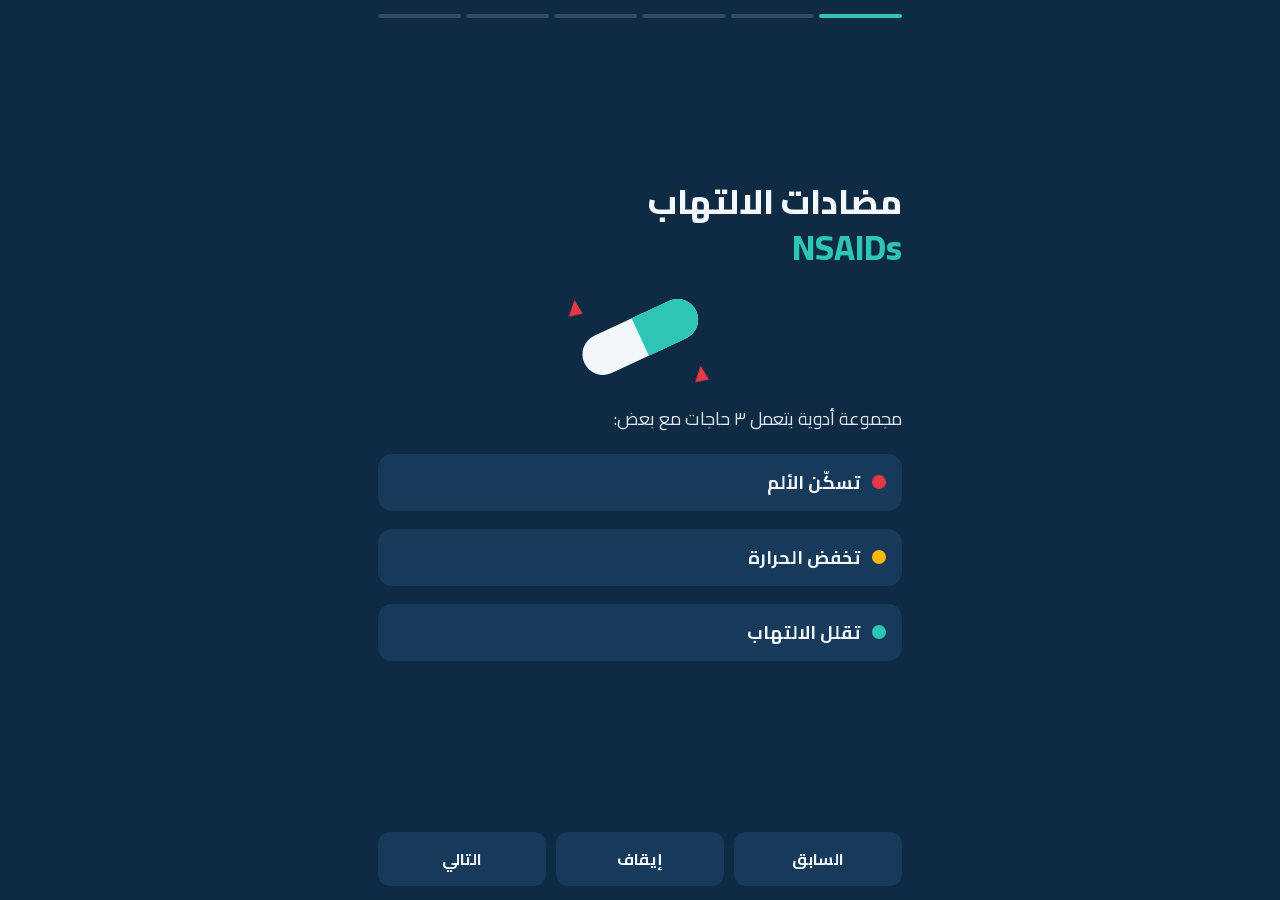
<file: nsaids.html>
<!DOCTYPE html>
<html lang="ar" dir="rtl">
<head>
<meta charset="utf-8">
<meta name="viewport" content="width=device-width, initial-scale=1, viewport-fit=cover">
<title>شرح مضادات الالتهاب NSAIDs</title>
<link rel="preload" href="fonts/cairo.woff" as="font" type="font/woff" crossorigin>
<style>@font-face{font-family:'Cairo';src:url(fonts/cairo.woff) format('woff');font-weight:400 800;font-style:normal;font-display:block}</style>
<style>
:root{--bg:#0F2A43;--card:#17395A;--ink:#F1F7FA;--mint:#2EC4B6;--amber:#FFB703;--red:#E63946;box-sizing:border-box;padding-top:env(safe-area-inset-top,0px);padding-bottom:env(safe-area-inset-bottom,0px)}
*{box-sizing:border-box;margin:0}
html,body{height:100%}
body{background:var(--bg);color:var(--ink);font-family:Cairo,Tahoma,sans-serif;overflow:hidden}
#app{height:100%;display:flex;flex-direction:column;max-width:560px;margin:auto;padding:14px 18px}
#bar{display:flex;gap:5px}
#bar i{flex:1;height:4px;border-radius:2px;background:#ffffff26;overflow:hidden}
#bar i b{display:block;height:100%;width:0;background:var(--mint)}
#bar i.done b{width:100%}
#bar i.cur b{animation:fill 8s linear forwards}
.paused #bar i.cur b{animation-play-state:paused}
@keyframes fill{to{width:100%}}
#stage{flex:1;position:relative}
.s{position:absolute;inset:0;display:none;flex-direction:column;justify-content:center;gap:18px}
.s.on{display:flex}
h1{font-size:34px;font-weight:900;line-height:1.35}
h2{font-size:26px;font-weight:900;line-height:1.4}
p{font-size:18px;line-height:1.8;opacity:.92}
.m{color:var(--mint)}.a{color:var(--amber)}.r{color:var(--red)}
.pill{display:flex;align-items:center;gap:12px;background:var(--card);border-radius:14px;padding:12px 16px;font-size:18px;font-weight:700;opacity:0}
.on .pill{animation:in .5s forwards}
.pill:nth-child(2){animation-delay:.6s!important}.pill:nth-child(3){animation-delay:1.4s!important}.pill:nth-child(4){animation-delay:2.2s!important}
.pill:nth-child(5){animation-delay:3s!important}.pill:nth-child(6){animation-delay:3.8s!important}.pill:nth-child(7){animation-delay:4.6s!important}
@keyframes in{from{opacity:0;transform:translateX(30px)}to{opacity:1;transform:none}}
.dot{width:14px;height:14px;border-radius:50%;flex:none}
/* flow */
.flow{display:flex;flex-direction:column;align-items:center;gap:6px}
.node{background:var(--card);border-radius:14px;padding:10px 18px;font-weight:700;font-size:17px;opacity:0;text-align:center;width:78%}
.arrow{font-size:22px;opacity:0;color:var(--mint)}
.on .node,.on .arrow{animation:pop .5s forwards}
.flow>:nth-child(1){animation-delay:.3s!important}.flow>:nth-child(2){animation-delay:1s!important}
.flow>:nth-child(3){animation-delay:1.5s!important}.flow>:nth-child(4){animation-delay:2.2s!important}
.flow>:nth-child(5){animation-delay:2.7s!important}
@keyframes pop{from{opacity:0;transform:scale(.85)}to{opacity:1;transform:none}}
.enz{border:2px solid var(--amber);position:relative}
.block{position:absolute;inset:-8px -6px;border:3px solid var(--red);border-radius:16px;background:#e639462e;display:flex;align-items:center;justify-content:center;color:var(--red);font-weight:900;font-size:18px;opacity:0;transform:scale(1.6)}
.on .block{animation:slam .5s 4.6s forwards}
@keyframes slam{to{opacity:1;transform:none}}
.end{opacity:1}
.on .endfade{animation:gone .8s 5.2s forwards}
@keyframes gone{to{opacity:.2;text-decoration:line-through}}
/* cox */
.two{display:grid;grid-template-columns:1fr 1fr;gap:12px}
.box{background:var(--card);border-radius:16px;padding:16px;font-size:16px;line-height:1.7;opacity:0}
.on .box{animation:in .6s forwards}.on .box+.box{animation-delay:1.2s}
.box h3{font-size:20px;margin-bottom:6px}
.note{opacity:0}.on .note{animation:in .6s 3s forwards}
.warn{border-inline-start:5px solid var(--red)}
.chip{display:inline-block;background:var(--card);border-radius:20px;padding:6px 14px;margin:4px;font-weight:700;opacity:0}
.on .chip{animation:pop .4s forwards}
.chip:nth-child(1){animation-delay:.2s!important}.chip:nth-child(2){animation-delay:.6s!important}.chip:nth-child(3){animation-delay:1s!important}.chip:nth-child(4){animation-delay:1.4s!important}.chip:nth-child(5){animation-delay:1.8s!important}.chip:nth-child(6){animation-delay:2.2s!important}
#ctl{display:flex;gap:10px;padding-top:10px}
button{flex:1;font:inherit;font-weight:700;font-size:16px;color:var(--ink);background:var(--card);border:0;border-radius:12px;padding:12px;cursor:pointer}
button:focus-visible{outline:3px solid var(--amber)}
.ill{display:block;margin:0 auto;height:96px}
.row{display:flex;justify-content:center;gap:18px}.row svg{height:70px}
#q{overflow:auto;justify-content:flex-start;padding-top:8px}
.opt{display:block;width:100%;text-align:right;margin-top:8px;background:var(--card);padding:12px 14px}
.opt.ok{background:var(--mint);color:var(--bg)}.opt.no{background:var(--red)}
#ex{font-size:16px;margin-top:10px;min-height:52px}
#qc{font-size:15px;opacity:.7}
@media (prefers-reduced-motion:reduce){*{animation-duration:.01s!important;animation-delay:0s!important}}
</style>
</head>
<body>
<div id="app">
<div id="bar"></div>
<div id="stage">

<section class="s">
<h1>مضادات الالتهاب<br><span class="m">NSAIDs</span></h1>
<svg class="ill" viewBox="0 0 120 70"><g transform="rotate(-25 60 35)"><rect x="15" y="20" width="90" height="30" rx="15" fill="#F1F7FA"/><path d="M60 20h30a15 15 0 0 1 0 30H60z" fill="#2EC4B6"/></g><path d="M12 8l6 10-10 2z" fill="#E63946"/><path d="M104 56l6 10-10 2z" fill="#E63946"/></svg><p>مجموعة أدوية بتعمل ٣ حاجات مع بعض:</p>
<div class="pill"><span class="dot" style="background:var(--red)"></span>تسكّن الألم</div>
<div class="pill"><span class="dot" style="background:var(--amber)"></span>تخفض الحرارة</div>
<div class="pill"><span class="dot" style="background:var(--mint)"></span>تقلل الالتهاب</div>
</section>

<section class="s">
<h2>بتشتغل إزاي؟</h2>
<div class="flow">
<div class="node">حمض الأراكيدونيك</div>
<div class="arrow">▼</div>
<div class="node enz">إنزيم COX<div class="block">NSAID بيوقفه</div></div>
<div class="arrow">▼</div>
<div class="node endfade">بروستاجلاندينات ← ألم + حرارة + التهاب</div>
</div>
</section>

<section class="s">
<h2>COX-1 و COX-2</h2>
<div class="row"><svg viewBox="0 0 60 60"><path d="M22 6v12c0 10-14 12-14 26a12 12 0 0 0 24 0c0-6 4-8 10-8 8 0 12-6 12-12S50 14 40 14H28V6z" fill="#FFB703"/></svg><svg viewBox="0 0 60 60"><path d="M36 8c14 0 20 12 14 28S34 54 24 50 10 36 18 22c4-8 10-14 18-14z" fill="#E63946"/><circle cx="26" cy="32" r="6" fill="#0F2A43"/></svg><svg viewBox="0 0 60 60"><path d="M30 6C20 22 12 30 12 40a18 18 0 0 0 36 0C48 30 40 22 30 6z" fill="#E63946"/></svg></div><div class="two">
<div class="box"><h3 class="a">COX-1</h3>بيحمي المعدة والكلى وبيساعد الصفائح على التجلط</div>
<div class="box"><h3 class="r">COX-2</h3>بيتكوّن وقت الالتهاب والألم</div>
</div>
<p class="note">أغلب الأدوية بتوقف الاتنين، عشان كده الفايدة جاية معاها آثار جانبية على المعدة والكلى. الأدوية الانتقائية لـ COX-2 أخف على المعدة بس ليها تحذير على القلب.</p>
</section>

<section class="s">
<h2>أشهر الأدوية</h2>
<div class="row"><svg viewBox="0 0 80 40"><g transform="rotate(-20 40 20)"><rect x="8" y="10" width="64" height="20" rx="10" fill="#F1F7FA"/><path d="M40 10h22a10 10 0 0 1 0 20H40z" fill="#FFB703"/></g></svg><svg viewBox="0 0 40 40"><circle cx="20" cy="20" r="16" fill="#F1F7FA"/><path d="M8 20h24" stroke="#2EC4B6" stroke-width="3"/></svg><svg viewBox="0 0 80 40"><g transform="rotate(-20 40 20)"><rect x="8" y="10" width="64" height="20" rx="10" fill="#F1F7FA"/><path d="M40 10h22a10 10 0 0 1 0 20H40z" fill="#FFB703"/></g></svg></div>
<div>
<span class="chip">Ibuprofen</span><span class="chip">Diclofenac</span><span class="chip">Naproxen</span><span class="chip">Ketoprofen</span><span class="chip">Aspirin</span><span class="chip m">Celecoxib (انتقائي)</span>
</div>
<p>الباراسيتامول <b class="a">مش</b> NSAID: بيسكّن ويخفض الحرارة بس تقريبًا من غير تأثير على الالتهاب.</p>
</section>

<section class="s">
<h2>انتبه</h2><div class="row"><svg viewBox="0 0 60 60"><path d="M22 6v12c0 10-14 12-14 26a12 12 0 0 0 24 0c0-6 4-8 10-8 8 0 12-6 12-12S50 14 40 14H28V6z" fill="#FFB703"/></svg><svg viewBox="0 0 60 60"><path d="M36 8c14 0 20 12 14 28S34 54 24 50 10 36 18 22c4-8 10-14 18-14z" fill="#E63946"/><circle cx="26" cy="32" r="6" fill="#0F2A43"/></svg><svg viewBox="0 0 60 60"><path d="M30 54S6 38 6 22A12 12 0 0 1 30 16a12 12 0 0 1 24 6c0 16-24 32-24 32z" fill="#E63946"/></svg></div>
<div class="pill warn">قرحة أو نزيف في المعدة</div>
<div class="pill warn">مشاكل الكلى أو الضغط أو القلب</div>
<div class="pill warn">الحمل (خصوصًا آخر ٣ شهور)</div>
<div class="pill warn">الربو الحساس للأسبرين</div>
<div class="pill warn">مع وارفارين أو مدرّات بول أو أدوية الضغط</div>
<div class="pill" style="background:var(--mint);color:var(--bg)">بعد الأكل، وأقل جرعة لأقصر مدة</div>
</section>

<section class="s" id="q">
<h2>اختبر نفسك</h2>
<div id="qc"></div><p id="qt" style="font-weight:700"></p><div id="qo"></div><div id="ex"></div>
<button id="qn" style="display:none;background:var(--mint);color:var(--bg)">التالي</button>
</section>
</div>
<div id="ctl"><button id="prev">السابق</button><button id="pp">إيقاف</button><button id="next">التالي</button></div>
</div>
<script>
var S=[].slice.call(document.querySelectorAll('.s')),bar=document.getElementById('bar'),i=0,t,paused=false,D=8000;
S.forEach(function(){bar.appendChild(document.createElement('i')).appendChild(document.createElement('b'))});
function go(n){
 i=Math.max(0,Math.min(S.length-1,n));
 S.forEach(function(s,k){s.classList.remove('on');if(k===i){void s.offsetWidth;s.classList.add('on')}});
 [].forEach.call(bar.children,function(b,k){b.className=k<i?'done':'';if(k===i){void b.offsetWidth;b.className='cur'}});
 clearTimeout(t);
 if(S[i].id==='q'){startQ();return}
 if(!paused)t=setTimeout(function(){go(i+1)},D);
}
document.getElementById('next').onclick=function(){go(i+1)};
document.getElementById('prev').onclick=function(){go(i-1)};
document.getElementById('pp').onclick=function(e){
 paused=!paused;document.body.classList.toggle('paused',paused);
 e.target.textContent=paused?'تشغيل':'إيقاف';
 if(paused)clearTimeout(t);else go(i);
};
var Q=[
["الـ NSAIDs بتشتغل بإيقاف أنهي إنزيم؟",["COX","ACE","CYP3A4"],0,"بتوقف إنزيم COX فبيقل تكوين البروستاجلاندينات."],
["أنهي دواء من دول مش NSAID؟",["Ibuprofen","Paracetamol","Diclofenac"],1,"الباراسيتامول بيسكّن ويخفض الحرارة بس تأثيره على الالتهاب ضعيف."],
["COX-1 بيحمي إيه؟",["الكبد","الرئة","المعدة والكلى"],2,"وقفه هو سبب القرحة وتأثر الكلى."],
["أخطر أثر جانبي شائع للـ NSAIDs؟",["قرحة ونزيف المعدة","تساقط الشعر","ضعف النظر"],0,"لازم تتاخد بعد الأكل وبأقل جرعة."],
["مريض بياخد وارفارين وعنده صداع. الأنسب؟",["Ibuprofen","Diclofenac","Paracetamol"],2,"الـ NSAIDs مع وارفارين بتزود خطر النزيف."],
["تحذير الأدوية الانتقائية لـ COX-2 زي Celecoxib؟",["القلب","الجلد","الغدة"],0,"أخف على المعدة بس ليها خطر على القلب والأوعية."],
["الحمل في آخر ٣ شهور، الـ NSAIDs؟",["آمنة","ممنوعة","آمنة بنصف جرعة"],1,"ممكن تأثر على قناة الشريان عند الجنين وتقلل السائل الأمنيوسي."]
],qi,sc,lock,fin=false;
function startQ(){qi=0;sc=0;showQ()}
function showQ(){
 var q=Q[qi],o=document.getElementById('qo');lock=false;
 document.getElementById('qc').textContent='سؤال '+(qi+1)+' من '+Q.length;
 document.getElementById('qt').textContent=q[0];
 document.getElementById('ex').textContent='';document.getElementById('qn').style.display='none';
 o.innerHTML='';
 q[1].forEach(function(x,k){var b=document.createElement('button');b.className='opt';b.textContent=x;
  b.onclick=function(){if(lock)return;lock=true;
   var all=o.children;all[q[2]].classList.add('ok');
   if(k===q[2]){sc++;document.getElementById('ex').innerHTML='<b class="m">صح ✔</b> '+q[3]}
   else{b.classList.add('no');document.getElementById('ex').innerHTML='<b class="r">غلط ✘</b> '+q[3]}
   var n=document.getElementById('qn');n.style.display='block';n.textContent=qi<Q.length-1?'التالي':'شوف النتيجة'};
  o.appendChild(b)});
}
document.getElementById('qn').onclick=function(){
 if(fin){fin=false;startQ();return}
 if(qi<Q.length-1){qi++;showQ();return}
 var m=sc>=6?'ممتاز 👏':sc>=4?'كويس، راجع المشاهد وجرّب تاني':'راجع الشرح وجرّب تاني';
 document.getElementById('qc').textContent='';
 document.getElementById('qt').textContent='نتيجتك: '+sc+' من '+Q.length;
 document.getElementById('qo').innerHTML='';document.getElementById('ex').textContent=m;
 var n=document.getElementById('qn');n.textContent='ابدأ الاختبار تاني';fin=true;
};
go(0);
</script>
</body>
</html>
</file>
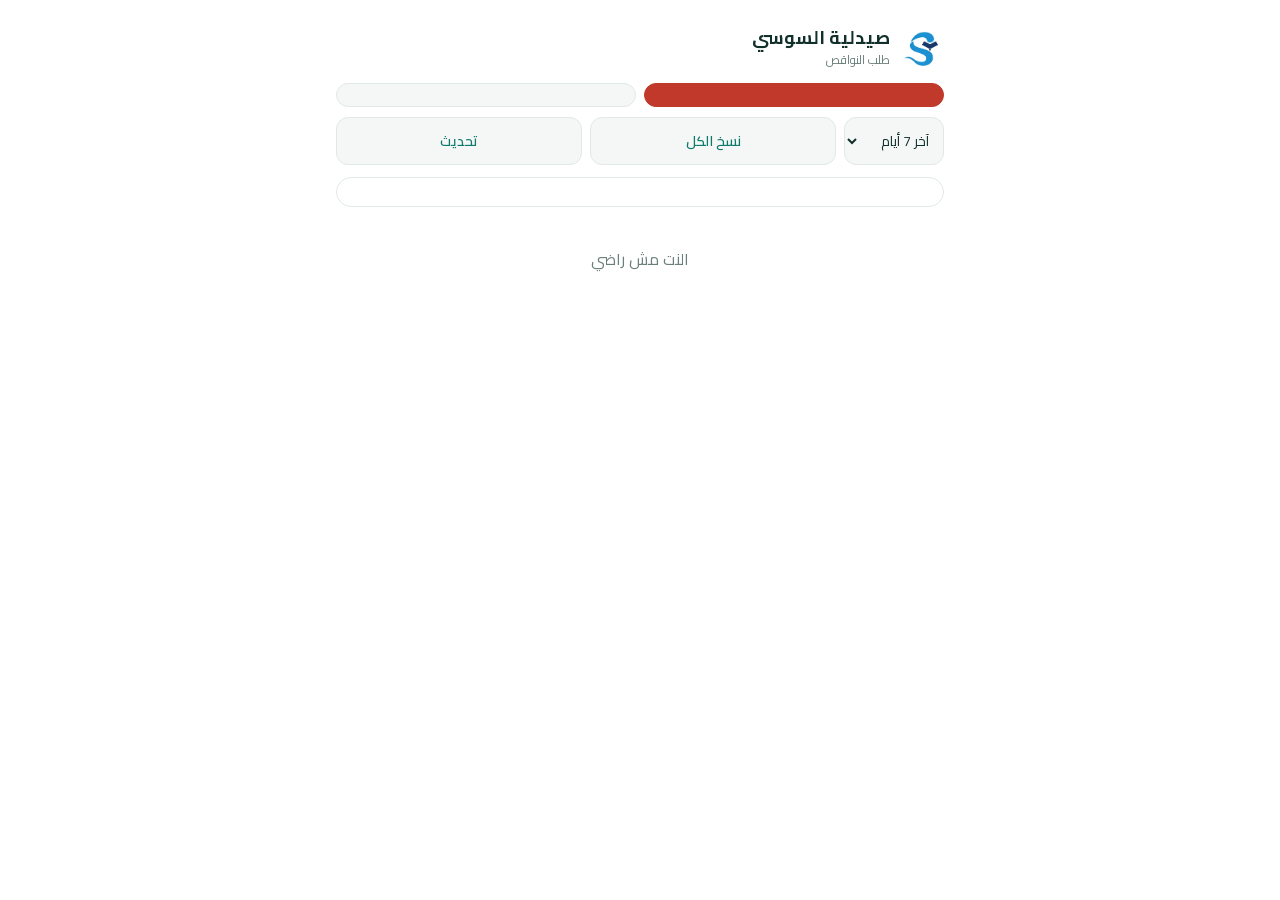
<file: orders.html>
<!doctype html>
<html lang="ar" dir="rtl">
<head>
<meta charset="utf-8">
<meta name="color-scheme" content="light">
<meta name="viewport" content="width=device-width,initial-scale=1,viewport-fit=cover">
<title>صيدلية السوسي — طلب النواقص</title>
<meta name="robots" content="noindex,nofollow">
<link rel="manifest" href="manifest-orders.json">
<meta name="theme-color" content="#0f7a6b">
<meta name="mobile-web-app-capable" content="yes">
<meta name="apple-mobile-web-app-capable" content="yes">
<meta name="apple-mobile-web-app-title" content="طلب النواقص">
<meta name="apple-mobile-web-app-status-bar-style" content="default">
<link rel="apple-touch-icon" href="icon-192.png">
<link rel="icon" href="icon-192.png">
<link rel="preload" href="fonts/cairo.woff" as="font" type="font/woff" crossorigin>
<style>@font-face{font-family:'Cairo';src:url(fonts/cairo.woff) format('woff');font-weight:400 800;font-style:normal;font-display:block}.supplier-btn{background:#e8f4f1;color:var(--brand);border:1px solid #c7e2dc;padding:6px 9px;font-size:12px;white-space:nowrap}
#supplier-modal{position:fixed;inset:0;background:#10201d88;z-index:30;display:none;align-items:flex-end;justify-content:center;padding:12px}
#supplier-modal.on{display:flex}
.sm-card{width:min(640px,100%);max-height:88vh;overflow:auto;background:#fff;border:1px solid var(--line);border-radius:18px;padding:16px;box-shadow:0 10px 50px #0003}
.sm-head{display:flex;align-items:center;justify-content:space-between;gap:10px}.sm-head h3{margin:0;font-size:17px}
.sm-select{display:flex;gap:8px;margin:12px 0}.sm-select label{flex:1;border:1px solid var(--line);border-radius:10px;padding:9px;font-size:14px}
#supplier-modal input[type=checkbox]{width:20px;height:20px;vertical-align:middle;accent-color:var(--brand)}
.it{flex-wrap:wrap}.it .n{min-width:42%}.supplier-btn{margin-inline-start:auto}
.sm-row{border:1px solid var(--line);border-radius:12px;padding:11px;margin:8px 0}.sm-row b{display:block}.sm-muted{color:var(--mut);font-size:12px}.sm-actions{display:flex;gap:8px;margin-top:10px}.sm-actions button{flex:1;font-size:13px;padding:8px}
.sm-note{font-size:12px;color:var(--low);background:var(--lowbg);border-radius:10px;padding:9px;margin-top:10px}
</style>
<style>
:root{--bg:#fff;--card:#fff;--ink:#12302b;--mut:#6b7f7a;--line:#e1e9e7;--soft:#f4f7f6;--brand:#0f7a6b;--bad:#c0392b;--badbg:#fbe9e6;--low:#b7791f;--lowbg:#fdf3df;--ok:#13894f}
*{box-sizing:border-box;-webkit-tap-highlight-color:transparent}
body{margin:0;background:var(--bg);color:var(--ink);font-family:"Cairo",-apple-system,"Segoe UI",Tahoma,Arial,sans-serif;line-height:1.5}
.wrap{max-width:640px;margin:0 auto;padding:16px 16px 60px}
header{display:flex;align-items:center;gap:10px;padding:8px 0 14px}
header img{width:44px;height:44px;border-radius:10px;background:#fff}
header h1{font-size:18px;margin:0}header small{display:block;color:var(--mut);font-size:12px}
.box{background:var(--card);border:1px solid var(--line);border-radius:16px;padding:14px}
input,select{width:100%;font:inherit;font-size:17px;padding:12px 14px;border-radius:12px;border:1px solid var(--line);background:var(--soft);color:var(--ink);outline:none}
button{font:inherit;border:0;border-radius:12px;padding:11px 16px;background:var(--brand);color:#fff;font-weight:600;cursor:pointer}
button.q{background:var(--soft);color:var(--brand);border:1px solid var(--line)}
.gate{margin-top:30px;text-align:center}.gate p{color:var(--mut);margin:0 0 12px}.gate input{text-align:center;letter-spacing:2px;margin-bottom:10px}
.err{color:var(--bad);font-size:14px;min-height:20px;margin-top:8px}
.tabs{display:flex;gap:8px;margin:0 0 10px}.tabs button{flex:1;background:var(--soft);color:var(--ink);border:1px solid var(--line)}
.tabs button.on{background:var(--brand);color:#fff;border-color:var(--brand)}
.tabs button.on.z{background:var(--bad);border-color:var(--bad)}
.tools{display:flex;gap:8px;margin-bottom:10px}.tools select{font-size:14px;padding:9px 10px;width:auto}.tools button{flex:1;font-size:14px;padding:9px}
.co{border:1px solid var(--line);border-radius:14px;margin-bottom:10px;overflow:hidden}
.ch{display:flex;justify-content:space-between;align-items:center;padding:13px 14px;cursor:pointer}
.ch b{font-size:16px}.ch small{color:var(--mut);display:block;font-size:12px}.arw{opacity:.4;transition:.2s}.co.open .arw{transform:rotate(-90deg)}
.cb{display:none;border-top:1px solid var(--line);padding:6px 14px 12px}.co.open .cb{display:block}
.acts{display:flex;gap:8px;margin:8px 0}.acts button{flex:1;font-size:14px;padding:9px}
.it{display:flex;align-items:center;gap:10px;padding:9px 0;border-bottom:1px solid var(--line)}
.it:last-child{border-bottom:0}
.it input[type=checkbox]{width:22px;height:22px;flex:none;accent-color:var(--brand)}
.it .n{flex:1;font-size:14px;font-weight:600}.it.done .n{text-decoration:line-through;color:var(--mut)}
.it .c{font-size:12px;color:var(--mut)}
.it .n{cursor:pointer}.it .nm{display:block}.it .n .c{display:block}.it .n:active{opacity:.55}
.st{color:var(--ink);font-weight:700}.st.z{color:var(--bad)}
.qty{font-weight:700;background:var(--soft);border-radius:8px;padding:3px 10px;min-width:42px;text-align:center}
.vals{display:flex;gap:8px;margin:0 0 12px}.vals div{flex:1;background:var(--soft);border:1px solid var(--line);border-radius:12px;padding:9px 10px;text-align:center}
.vals small{display:block;color:var(--mut);font-size:12px}.vals b{font-size:17px;color:var(--brand)}
.lost{background:var(--badbg);border:1px solid #f0c9c3;border-radius:12px;padding:10px 12px;margin:0 0 12px;font-size:14px}
.lost b{color:var(--bad)}.lost small{display:block;color:var(--mut);font-size:12px;margin-top:2px}
.score{display:flex;align-items:center;gap:12px;border:1px solid var(--line);border-radius:12px;padding:10px 12px;margin:0 0 12px}
.score .pct{font-size:26px;font-weight:700;min-width:84px;text-align:center}
.score small{display:block;color:var(--mut);font-size:12px}
.rk{font-size:12px;color:var(--bad);font-weight:600;white-space:nowrap}
.vn{color:var(--mut);font-size:12px;margin:-6px 4px 10px}
.state{text-align:center;color:var(--mut);padding:28px 10px}.meta{color:var(--mut);font-size:12px;text-align:center;margin-top:10px}
.toast{position:fixed;bottom:24px;left:50%;transform:translateX(-50%);background:#12302b;color:#fff;padding:10px 18px;border-radius:99px;font-size:14px;display:none;z-index:9}
.lnk{background:none;color:var(--mut);font-size:12px;font-weight:400;padding:6px;margin-top:14px}
</style>
<style>
/* Warehouse draft planner — local-only until Omeet API is verified */
.planner{margin:12px 0}.planner h2{font-size:17px;margin:0 0 8px}.planner .hint{font-size:12px;color:var(--mut);margin:5px 0 10px}
.planner .line{display:flex;gap:7px;align-items:center;margin:8px 0}.planner .line input{min-width:0;flex:1}.planner .line button{flex:none}
.planner .ware{display:flex;flex-wrap:wrap;gap:7px}.planner .ware label{border:1px solid var(--line);border-radius:10px;padding:7px 10px;font-size:13px}
.planner .ware input{width:auto;margin-left:6px}.planner .entry{border-top:1px solid var(--line);padding:10px 0}
.planner .entry strong{display:block;font-size:13px}.planner .entry .line select{flex:2;min-width:0;font-size:13px;padding:8px}
.planner .entry .line input{width:70px;flex:0 0 70px;font-size:14px;padding:8px}
.planner .basket{padding:10px;border:1px solid var(--line);border-radius:12px;margin:8px 0}
.planner .basket button{font-size:12px;padding:8px}
</style>
</head>
<body>
<div class="wrap">
  <header><img alt="" src="[data-uri]"><div><h1>صيدلية السوسي</h1><small>طلب النواقص</small></div></header>
  <div id="app">
    <div class="tabs">
      <button id="t-zero" class="z on" onclick="setSec('zero')"></button>
      <button id="t-low" onclick="setSec('low')"></button>
    </div>
    <div class="tools">
      <select id="days" onchange="load()">
        <option value="3">آخر 3 أيام</option><option value="7" selected>آخر 7 أيام</option>
        <option value="14">آخر 14 يوم</option><option value="30">آخر 30 يوم</option>
      </select>
      <button class="q" onclick="copyAll()">نسخ الكل</button>
      <button class="q" onclick="load(true)">تحديث</button>
    </div>
    <div id="planner" class="box planner"></div>
    <div id="vals"></div>
    <div id="score"></div>
    <div id="lost"></div>
    <div id="list"></div>
    <div class="meta" id="meta"></div>
  </div>
</div>
<div class="toast" id="toast"></div>
<div id="supplier-modal" onclick="if(event.target===this)closeSupplierModal()"><div class="sm-card" role="dialog" aria-modal="true">
<div class="sm-head"><h3 id="sm-title">مقارنة الموردين</h3><button class="q" onclick="closeSupplierModal()">إغلاق</button></div>
<div class="sm-select"><label><input type="checkbox" id="sm-aumet" checked> أوميت</label><label><input type="checkbox" id="sm-po"> PharmaOverseas</label></div>
<div class="sm-actions"><button onclick="searchShortageSuppliers()">قارن السعر والتوفر</button><button class="q" onclick="showSupplierDraft()">قائمة التجهيز</button></div>
<div class="sm-note">المقارنة للعرض فقط. الإضافة هنا تحفظ اختيارك في قائمة تجهيز محلية؛ لا تضيف تلقائيًا لسلة المورد ولا تسجل «اتطلب».</div>
<div id="sm-results"></div>
</div></div>

<script>
var API = 'https://script.google.com/macros/s/AKfycbyETI5UTPwpMFOu-aWoKKHqyppa7ctTVJjckmbTxegDq7E3R3p6aEBzqt275HNL8SBfWg/exec';
var DATA = null, SEC = 'zero', OPEN = {}, DONE = {}, MARKS = [], MARK_SRC = 'local';
function $(i){ return document.getElementById(i); }
function esc(s){ return String(s == null ? '' : s).replace(/[&<>"']/g, function(c){ return {'&':'&amp;','<':'&lt;','>':'&gt;','"':'&quot;',"'":'&#39;'}[c]; }); }
function lsGet(k){ try { return localStorage.getItem(k); } catch(e){ return null; } }
function lsSet(k,v){ try { localStorage.setItem(k,v); } catch(e){} }
function lsDel(k){ try { localStorage.removeItem(k); } catch(e){} }
function storedPin(){ try { return localStorage.getItem('adminPin') || ''; } catch(e){ return ''; } }
function cairoToday(){
  try {
    var p = new Intl.DateTimeFormat('en-US', { timeZone: 'Africa/Cairo', year: 'numeric', month: '2-digit', day: '2-digit' }).formatToParts(new Date());
    var y, m, d;
    p.forEach(function(x){ if (x.type === 'year') y = x.value; if (x.type === 'month') m = x.value; if (x.type === 'day') d = x.value; });
    if (y && m && d) return y + '-' + m + '-' + d;
  } catch (e) {}
  return new Date().toLocaleDateString('en-CA');
}
function today(){ return cairoToday(); }
function toast(m){ var t = $('toast'); t.textContent = m; t.style.display = 'block'; clearTimeout(toast.t); toast.t = setTimeout(function(){ t.style.display = 'none'; }, 2200); }
function normAr(s){
  return String(s || '')
    .replace(/[\u0640]/g, '')
    .replace(/[\u064B-\u0652]/g, '')
    .replace(/[أإآٱ]/g, 'ا')
    .replace(/ى/g, 'ي')
    .replace(/ؤ/g, 'و')
    .replace(/ئ/g, 'ي')
    .replace(/ء/g, '')
    .replace(/ة/g, 'ه')
    .replace(/[^\u0621-\u064Aa-zA-Z0-9\s]/g, ' ')
    .replace(/\s+/g, ' ')
    .trim().toLowerCase();
}
function itemKey(it){
  var c = String((it && it.code) || '').replace(/\D/g, '');
  if (c) return 'c:' + c;
  var n = normAr(it && it.n);
  return n ? ('n:' + n) : '';
}
function askPin(){
  var p = (prompt('اللوحة مقفولة — اكتب الرقم السري') || '').trim();
  if (p){ try { localStorage.setItem('adminPin', p); } catch (e) {} }
  else { try { localStorage.removeItem('adminPin'); } catch (e2) {} }
  return p;
}
function withPin(params){
  var p = storedPin();
  var o = {};
  Object.keys(params || {}).forEach(function(k){ if (params[k] != null) o[k] = params[k]; });
  if (p) o.pin = p;
  return o;
}
function apiGet(action, params, retry){
  var o = withPin(params);
  var q = Object.keys(o).map(function(k){ return encodeURIComponent(k) + '=' + encodeURIComponent(o[k]); });
  q.push('_=' + Date.now());
  return fetch(API + '?action=' + action + '&' + q.join('&'), { cache: 'no-store' }).then(function(r){ return r.json(); }).then(function(d){
    if (d && d.lockError && !retry){
      try { localStorage.removeItem('adminPin'); } catch (e) {}
      if (!askPin()) return d;
      return apiGet(action, params, true);
    }
    return d;
  });
}
function apiPost(body, retry){
  var o = withPin(body);
  return fetch(API, { method: 'POST', body: JSON.stringify(o) }).then(function(r){ return r.json(); }).then(function(d){
    if (d && d.lockError && !retry){
      try { localStorage.removeItem('adminPin'); } catch (e) {}
      if (!askPin()) return d;
      return apiPost(body, true);
    }
    return d;
  });
}

function loadDone(){
  try {
    var o = JSON.parse(lsGet('ordDone') || '{}');
    DONE = (o.d === cairoToday()) ? (o.m || {}) : {};
  } catch (e) { DONE = {}; }
  Object.keys(DONE).forEach(function(k){ if (DONE[k] === 1) DONE[k] = { on: 1 }; });
}
function saveDone(){ lsSet('ordDone', JSON.stringify({ d: cairoToday(), m: DONE })); }
function loadPending(){ try { var o = JSON.parse(lsGet('ordPending') || '{}'); return (o.d === cairoToday()) ? (o.m || {}) : {}; } catch (e) { return {}; } }
function savePending(m){ lsSet('ordPending', JSON.stringify({ d: cairoToday(), m: m || {} })); }

function applyMarks(list){
  MARKS = list || [];
  var next = {};
  MARKS.forEach(function(m){
    if (!m) return;
    var k = m.key || itemKey({ code: m.code, n: m.name });
    if (k) next[k] = m;
  });
  DONE = next;
  saveDone();
}
function findMark(it){
  var k = itemKey(it);
  if (k && DONE[k]) return DONE[k];
  var c = String((it && it.code) || '').replace(/\D/g, ''), nm = normAr(it && it.n);
  var keys = Object.keys(DONE);
  for (var i = 0; i < keys.length; i++){
    var m = DONE[keys[i]];
    if (!m) continue;
    if (c && String(m.code || '').replace(/\D/g, '') === c) return m;
    if (nm && normAr(m.name || '') === nm) return m;
  }
  return null;
}
function migrateLocalMarks(pending){
  var old = {};
  try { var o = JSON.parse(lsGet('ordDone') || '{}'); if (o.d === cairoToday()) old = o.m || {}; } catch (e) {}
  Object.keys(old).forEach(function(ok){
    if (String(ok).indexOf('|') === -1) return;
    var nm = normAr(String(ok).split('|').pop());
    if (!nm) return;
    ['zero', 'low'].forEach(function(sec){
      (DATA[sec] || []).forEach(function(c){
        c.items.forEach(function(it){
          if (normAr(it.n) !== nm) return;
          var k = itemKey(it);
          if (!k || DONE[k] || pending[k]) return;
          pending[k] = { on: '1', code: it.code || '', name: it.n };
          DONE[k] = { on: 1, key: k, code: it.code || '', name: it.n };
        });
      });
    });
  });
}
function load(force){
  $('list').innerHTML = '<div class="state">بجيب النواقص…</div>';
  apiGet('ordersPage', force ? { days: $('days').value, fresh: '1' } : { days: $('days').value }).then(function(d){
    if (d && d.lockError){
      $('list').innerHTML = '<div class="state">اللوحة مقفولة<br><button class="q" style="margin-top:10px" onclick="load()">اكتب الرقم السري</button></div>';
      return;
    }
    if (d && d.ok) accept(d);
    else $('list').innerHTML = '<div class="state">' + esc((d && (d.msg || d.error)) || 'حصلت مشكلة، حاول تاني') + '</div>';
  }).catch(function(){ $('list').innerHTML = '<div class="state">النت مش راضي</div>'; });
}
/* بنعيد التجميع بالقسم (أدوية/تجميل/مستلزمات…) بدل الشركة — واسم الشركة بيفضل تحت كل صنف */
function regroup(d){
  ['zero', 'low'].forEach(function(sec){
    var by = {};
    (d[sec] || []).forEach(function(c){
      c.items.forEach(function(it){
        var cat = it.c || 'أخرى';
        (by[cat] = by[cat] || []).push({ n: it.n, q: it.q, c: c.co, p: it.p, k: it.k, e: it.e, u: it.u, v: it.v, h: it.h, s: it.s, code: it.code || '' });
      });
    });
    d[sec] = Object.keys(by).map(function(cat){
      by[cat].sort(function(a, b){ return (b.v || 0) - (a.v || 0) || (a.c < b.c ? -1 : a.c > b.c ? 1 : (a.n < b.n ? -1 : 1)); });
      return { co: cat, items: by[cat] };
    }).sort(function(a, b){
      var va = a.items.reduce(function(s, x){ return s + (x.v || 0); }, 0), vb = b.items.reduce(function(s, x){ return s + (x.v || 0); }, 0);
      return vb - va || b.items.length - a.items.length;
    });
  });
  return d;
}
function accept(d){
  DATA = regroup(d);
  $('days').value = d.days;
  if (d.marks){
    MARK_SRC = 'server';
    var pending = loadPending();
    applyMarks(d.marks);
    migrateLocalMarks(pending);
    Object.keys(pending).forEach(function(k){
      var p = pending[k];
      if (!p) return;
      if (String(p.on) === '0') delete DONE[k];
      else DONE[k] = Object.assign({ on: 1, key: k }, p, DONE[k] || {});
    });
    saveDone();
    savePending(pending);
    if (Object.keys(pending).length) flushPending(pending);
  } else {
    MARK_SRC = 'local';
    loadDone();
  }
  draw();
}
function flushPending(pending){
  var items = Object.keys(pending).map(function(k){ return pending[k]; }).filter(Boolean);
  if (!items.length) return;
  apiPost({ action: 'markOrdered', items: items }).then(function(d){
    if (d && d.ok){ savePending({}); if (d.marks) { applyMarks(d.marks); draw(); } }
  }).catch(function(){});
}

function money(n){ return Math.round(n).toLocaleString('en-US'); }
function val(items){
  var r = { k: 0, p: 0, est: 0, miss: 0 };
  items.forEach(function(it){
    if (it.p == null && it.k == null){ r.miss++; return; }
    r.p += (it.p || 0) * it.q; r.k += (it.k || 0) * it.q; if (it.e) r.est++;
  });
  return r;
}
function allItems(){ var a = []; (DATA[SEC] || []).forEach(function(c){ a = a.concat(c.items); }); return a; }
function cnt(sec){ return (DATA[sec] || []).reduce(function(a, c){ return a + c.items.length; }, 0); }
function setSec(s){ SEC = s; draw(); }
function key(it){ return itemKey(it); }

function draw(){
  if (!DATA) return;
  planDraw();
  $('t-zero').textContent = '🔴 خلص خالص (' + cnt('zero') + ')';
  $('t-low').textContent = '🟡 قرب يخلص (' + cnt('low') + ')';
  $('t-zero').className = 'z' + (SEC === 'zero' ? ' on' : '');
  $('t-low').className = SEC === 'low' ? 'on' : '';
  var cos = DATA[SEC] || [];
  var ai = allItems(), perDay = 0, gone = 0, known = 0, unk = 0;
  ai.forEach(function(it){ if (it.v == null){ unk++; return; } known++; perDay += it.v; if (it.h != null) gone += it.v * it.h / 24; });
  var sd = DATA.salesDays || 0;
  $('lost').innerHTML = (known && SEC === 'zero')
    ? '<div class="lost">💸 كل يوم نقص بيضيّع حوالي <b>' + money(perDay) + ' ج</b> من المبيعات' +
      (gone >= 1 ? '<br>ضاع من أول ما اتسجّل: <b>≈ ' + money(gone) + ' ج</b>' : '') +
      '<small>متوسط بيع كل صنف في آخر ' + sd + ' يوم × سعر الجمهور' + (sd < 7 ? ' · البيانات قليلة، التقدير تقريبي' : '') +
      (unk ? ' · ' + unk + ' صنف مفيش له مبيعات' : '') + '</small></div>'
    : (known ? '<div class="lost" style="background:var(--lowbg);border-color:#ecd9a8">🟡 لو خلصوا كلهم، الخسارة المتوقعة <b style="color:var(--low)">' + money(perDay) + ' ج / يوم</b><small>أصناف قربت تخلص · متوسط آخر ' + sd + ' يوم</small></div>' : '');
  /* نسبة التوافر: من مبيعاتنا اليومية، كام % أصنافها متوفرة (الناقص خالص بيتخصم) */
  var sc = '';
  if (SEC === 'zero' && DATA.revPerDay > 0 && sd >= 3){
    var zr = 0, nh = 0, sh = 0;
    (DATA.zero || []).forEach(function(c){ c.items.forEach(function(it){ if (it.v != null) zr += it.v; if (it.h != null){ nh++; sh += it.h; } }); });
    var pct = Math.max(0, Math.min(100, 100 * (1 - zr / DATA.revPerDay)));
    var tone = pct >= 97 ? ['ممتاز', 'var(--ok)'] : pct >= 93 ? ['جيد', 'var(--low)'] : ['محتاج تحسين', 'var(--bad)'];
    var avgD = nh ? sh / nh / 24 : null;
    sc = '<div class="score"><div class="pct" style="color:' + tone[1] + '">' + pct.toFixed(1) + '%</div><div>' +
      '<b style="color:' + tone[1] + '">' + tone[0] + '</b><small>نسبة التوافر: الجزء من مبيعاتنا اليومية (≈ ' + money(DATA.revPerDay) + ' ج) اللي أصنافه متوفرة دلوقتي</small>' +
      (avgD !== null ? '<small>متوسط بقاء الصنف ناقص: ' + (avgD < 1 ? Math.round(avgD * 24) + ' ساعة' : avgD.toFixed(1) + ' يوم') + ' (' + nh + ' صنف متسجّل)</small>' : '<small>مدة النقص بتظهر بعد ما سجل النواقص يشتغل يوم</small>') +
      '</div></div>';
  }
  $('score').innerHTML = sc;
  var tv = val(ai);
  $('vals').innerHTML = '<div class="vals"><div><small>سعر الصيدلي</small><b>' + money(tv.k) + ' ج</b></div>' +
    '<div><small>سعر الجمهور</small><b>' + money(tv.p) + ' ج</b></div></div>' +
    '<div class="vn">قيمة الطلب لآخر ' + DATA.days + ' يوم' + (tv.est ? ' · سعر الصيدلي تقديري لـ ' + tv.est + ' صنف' : '') +
    (tv.miss ? ' · ' + tv.miss + ' صنف بدون سعر' : '') + '</div>';
  if (!cos.length){ $('list').innerHTML = '<div class="state">🎉 مفيش نواقص في القسم ده</div>'; }
  else $('list').innerHTML = cos.map(function(c, i){
    var left = c.items.filter(function(it){ return !findMark(it); }).length;
    return '<div class="co' + (OPEN[SEC + c.co] ? ' open' : '') + '"><div class="ch" onclick="tog(' + i + ')">' +
      '<div><b>' + esc(c.co) + '</b><small>' + left + ' من ' + c.items.length + ' لسه مطلبش · صيدلي ' + money(val(c.items).k) + ' · جمهور ' + money(val(c.items).p) + '</small></div><span class="arw">‹</span></div>' +
      '<div class="cb"><div class="acts"><button onclick="copyCo(' + i + ')">نسخ الطلب</button>' +
      '<button class="q" onclick="waCo(' + i + ')">واتساب</button></div>' +
      c.items.map(function(it, j){
        var mk = findMark(it);
        var stk = (it.s == null) ? '' : '<span class="st' + (it.s <= 0 ? ' z' : '') + '">الرصيد: ' + (Math.round(it.s * 10) / 10) + '</span>';
        var who = '';
        if (mk){
          var bits = [];
          if (mk.wh) bits.push(mk.wh);
          if (mk.qty) bits.push('الكمية ' + mk.qty);
          if (mk.by) bits.push(mk.by);
          if (mk.at) bits.push(mk.at);
          if (bits.length) who = ' · اتطلب: ' + bits.join(' · ');
        }
        return '<div class="it' + (mk ? ' done' : '') + '"><input type="checkbox"' + (mk ? ' checked' : '') +
          ' onchange="mark(' + i + ',' + j + ',this.checked)" aria-label="اتطلب">' +
          '<div class="n" onclick="copyName(' + i + ',' + j + ')"><span class="nm">' + esc(it.n) + '</span>' +
          '<span class="c">' + esc(it.c) + (stk ? ' · ' : '') + stk + esc(who) + '</span></div>' +
          (it.h != null && SEC === 'zero' ? '<span class="c" style="flex:none">' + (it.h < 24 ? Math.round(it.h) + ' س' : (it.h / 24).toFixed(1) + ' يوم') + '</span>' : '') +
          (it.v ? '<span class="rk">' + money(it.v) + ' ج/يوم</span>' : '') +
          '<span class="qty">' + it.q + '</span><button class="supplier-btn" onclick="compareShortage(' + i + ',' + j + ')">قارن الموردين</button></div>';
      }).join('') + '</div></div>';
  }).join('');
  $('meta').textContent = 'اتحدّثت ' + (DATA.at || '') + ' · ' +
    (MARK_SRC === 'server'
      ? 'علامة "اتطلب" ظاهرة على كل الأجهزة لحد آخر اليوم'
      : 'علامة "اتطلب" على الجهاز ده بس — السيرفر مرجّعش العلامات') +
    (DATA.liveAdded === undefined ? ' · ⚠️ السيرفر نسخة قديمة: دوس «حدّث السيرفر» في الداشبورد' : (' · من المخزون المباشر: ' + DATA.liveAdded + ' صنف' + (DATA.restocked ? ' · اتشال ' + DATA.restocked + ' صنف دخل' : '')));
}
function tog(i){ var c = DATA[SEC][i]; OPEN[SEC + c.co] = !OPEN[SEC + c.co]; draw(); }
function mark(i, j, v){
  var c = DATA[SEC][i], it = c.items[j], k = itemKey(it);
  if (!k) return;
  if (v) DONE[k] = Object.assign({ on: 1, key: k, code: it.code || '', name: it.n }, DONE[k] || {});
  else delete DONE[k];
  saveDone();
  var y = window.pageYOffset; draw(); window.scrollTo(0, y);
  syncMark(it, v);
}
function syncMark(it, on){
  var k = itemKey(it);
  if (!k) return;
  var body = { on: on ? '1' : '0', code: it.code || '', name: it.n || '' };
  var pending = loadPending();
  pending[k] = body;
  savePending(pending);
  apiPost({ action: 'markOrdered', code: body.code, name: body.name, on: body.on }).then(function(d){
    if (d && d.ok){
      var p2 = loadPending(); delete p2[k]; savePending(p2);
      if (d.marks){ MARK_SRC = 'server'; applyMarks(d.marks); var y = window.pageYOffset; draw(); window.scrollTo(0, y); }
    } else if (d && d.lockError){
      toast('اللوحة مقفولة — العلامة على الجهاز ده بس لحد ما الرقم السري يظبط');
    } else toast('اتحفظ على الجهاز بس — السيرفر مش راد');
  }).catch(function(){ toast('اتحفظ على الجهاز بس — النت مش راضي'); });
}

// Supplier comparison from this independent Orders page.
var SUPPLIER_API='https://nova-rx-preview.elsousypharmacy.workers.dev';
var SUPPLIER_ITEM=null, SUPPLIER_RESULTS=null;
function selectedSuppliers(){return {aumet:$('sm-aumet').checked,pharmaoverseas:$('sm-po').checked};}
function compareShortage(i,j){
  var c=DATA[SEC]&&DATA[SEC][i],it=c&&c.items[j]; if(!it)return;
  SUPPLIER_ITEM={name:it.n,qty:Math.max(1,Number(it.q)||1),code:it.code||''};
  $('sm-title').textContent='مقارنة: '+it.n; $('sm-results').innerHTML='<div class="state">اختار الموردين واضغط قارن السعر والتوفر.</div>';
  $('supplier-modal').classList.add('on');
}
function closeSupplierModal(){$('supplier-modal').classList.remove('on');}
function supplierPin(){var p=lsGet('novaApiPin'); if(!p){p=window.prompt('أدخل PIN الموردين الخاص بـ NOVA');if(p)lsSet('novaApiPin',p);} return p||'';}
function supplierSearchCall(pin,retry){
  return fetch(SUPPLIER_API+'/api/suppliers/search',{method:'POST',headers:{'Content-Type':'application/json','X-Nova-Pin':pin},body:JSON.stringify({query:SUPPLIER_ITEM.name,requestedQty:SUPPLIER_ITEM.qty,supplierIds:Object.keys(selectedSuppliers()).filter(function(id){return selectedSuppliers()[id];})}),cache:'no-store'})
  .then(function(r){if(r.status===401&&!retry){lsDel('novaApiPin');var next=supplierPin();if(!next)throw new Error('pin-required');return supplierSearchCall(next,true);}if(!r.ok)throw new Error('http-'+r.status);return r.json();});
}
function searchShortageSuppliers(){
  if(!SUPPLIER_ITEM)return;var sel=selectedSuppliers();if(!sel.aumet&&!sel.pharmaoverseas){toast('اختار مورد واحد على الأقل');return;}
  var box=$('sm-results');box.innerHTML='<div class="state">بدور عند الموردين…</div>';var pin=supplierPin();if(!pin){box.innerHTML='<div class="state">لازم PIN الموردين علشان نبحث.</div>';return;}
  supplierSearchCall(pin,false).then(function(data){SUPPLIER_RESULTS=data;renderSupplierResults(data,sel);}).catch(function(e){box.innerHTML='<div class="state">'+esc(e.message==='pin-required'?'أدخل PIN الموردين.':e.message==='http-401'?'PIN غير صحيح.':e.message==='http-503'?'ربط الموردين مش جاهز على السيرفر.':'تعذر الاتصال بالموردين. افتح NOVA وجرب حالة المورد.')+'</div>';});
}
function renderSupplierResults(data,sel){
  var rows=[];(data.results||[]).forEach(function(r){(r.offers||[]).forEach(function(x){var o=x.offer||{},id=o.supplierId||'',seller=o.sellerName||o.sellerId||'',price=x.packPrice!=null?x.packPrice:o.netEffectivePrice!=null?o.netEffectivePrice:o.unitPrice; if(!sel[id])return;rows.push({id:id,seller:seller,o:o,price:price,eligible:x.eligible===true,reasons:x.reasons||[]});});});
  rows.sort(function(a,b){return Number(b.eligible)-Number(a.eligible)||(Number(a.price)||Infinity)-(Number(b.price)||Infinity);});
  var names={aumet:'أوميت',pharmaoverseas:'PharmaOverseas'};
  if(!rows.length){$('sm-results').innerHTML='<div class="state">مفيش عروض مطابقة من المورد المحدد. راجع حالة الربط أو جرّب الاسم الإنجليزي.</div>';return;}
  $('sm-results').innerHTML=rows.map(function(r,ix){var o=r.o,price=r.price,stock=o.stockStatus||'غير محدد',pack=o.packSize&&o.packSize.raw||'',product=o.productName||SUPPLIER_ITEM.name;
    return '<div class="sm-row"><b>'+esc(names[r.id]||r.id)+(r.seller?' · '+esc(r.seller):'')+'</b><div>'+esc(product)+'</div><div class="sm-muted">'+esc(pack)+' · '+esc(stock)+(price!=null?' · '+esc(money(price))+' ج.م':' · السعر غير متاح')+'</div>'+
    '<div class="sm-actions"><button class="q" onclick="stageSupplierOffer('+ix+')">أضف لقائمة التجهيز</button></div></div>';}).join('')+
    '<div class="sm-muted">آخر تحديث: '+esc(data.fetchedAt||'غير متاح')+' · راجع تطابق العبوة والسعر قبل الاختيار.</div>';
  window._supplierVisibleRows=rows;
}
function stageSupplierOffer(ix){
  var row=(window._supplierVisibleRows||[])[ix];if(!row||!SUPPLIER_ITEM)return;
  var key='orderSupplierDraft',list=[];try{list=JSON.parse(lsGet(key)||'[]');}catch(e){}
  var offer=row.o;list.push({supplierId:row.id,supplierName:row.id==='aumet'?'أوميت':'PharmaOverseas',sellerName:row.seller,productId:offer.supplierProductId||'',productName:offer.productName||SUPPLIER_ITEM.name,requestedName:SUPPLIER_ITEM.name,qty:SUPPLIER_ITEM.qty,price:row.price,addedAt:new Date().toISOString()});
  lsSet(key,JSON.stringify(list));toast('اتضافت لقائمة التجهيز على الجهاز');}
function showSupplierDraft(){
  var list=[];try{list=JSON.parse(lsGet('orderSupplierDraft')||'[]');}catch(e){}
  if(!list.length){$('sm-results').innerHTML='<div class="state">قائمة التجهيز فاضية.</div>';return;}
  var groups={};list.forEach(function(x){(groups[x.supplierName]=groups[x.supplierName]||[]).push(x);});
  $('sm-results').innerHTML=Object.keys(groups).map(function(name){return '<div class="sm-row"><b>'+esc(name)+'</b>'+groups[name].map(function(x){return '<div>'+esc(x.productName)+' × '+x.qty+(x.sellerName?' · '+esc(x.sellerName):'')+(x.price!=null?' · '+money(x.price)+' ج.م':'')+'</div>';}).join('')+'</div>';}).join('')+'<button class="q" onclick="clearSupplierDraft()">مسح قائمة التجهيز</button>';
}
function clearSupplierDraft(){if(window.confirm('تمسح قائمة التجهيز المحلية؟')){lsDel('orderSupplierDraft');showSupplierDraft();}}

function coText(c, onlyLeft){
  var items = c.items.filter(function(it){ return !onlyLeft || !findMark(it); });
  return { n: items.length, t: '🛒 طلب — قسم ' + c.co + '\n' + today() + '\n\n' + items.map(function(it){ return '• ' + it.n + ' × ' + it.q + ' (' + it.c + ')'; }).join('\n') + '\n\nسعر الصيدلي: ' + money(val(items).k) + ' ج | سعر الجمهور: ' + money(val(items).p) + ' ج' };
}
function copyTxt(text){
  function fb(){ var ta = document.createElement('textarea'); ta.value = text; ta.style.cssText = 'position:fixed;opacity:0'; document.body.appendChild(ta); ta.select();
    try { document.execCommand('copy'); toast('اتنسخ ✓'); } catch(e){ toast('معرفتش أنسخ'); } document.body.removeChild(ta); }
  if (navigator.clipboard && navigator.clipboard.writeText) navigator.clipboard.writeText(text).then(function(){ toast('اتنسخ ✓'); }, fb); else fb();
}
function copyName(i, j){
  var c = DATA[SEC][i], it = c.items[j];
  copyTxt(it.n);
  var k = itemKey(it);
  if (k) DONE[k] = Object.assign({ on: 1, key: k, code: it.code || '', name: it.n }, DONE[k] || {});
  saveDone();
  syncMark(it, true);
  var y = window.pageYOffset; draw(); window.scrollTo(0, y);
}
function copyCo(i){ var r = coText(DATA[SEC][i], true); if (!r.n) return toast('كله اتطلب ✓'); copyTxt(r.t); }
function waCo(i){ var r = coText(DATA[SEC][i], true); if (!r.n) return toast('كله اتطلب ✓'); window.open('https://wa.me/?text=' + encodeURIComponent(r.t), '_blank'); }
function copyAll(){
  var parts = (DATA[SEC] || []).map(function(c){ return coText(c, true); }).filter(function(r){ return r.n; });
  if (!parts.length) return toast('مفيش حاجة تتنسخ');
  copyTxt(parts.map(function(r){ return r.t; }).join('\n\n──────────\n\n'));
}

/* Local draft only. No Omeet integration or remote order execution. */
var PLAN_KEY='ordersWarehouseDraftV1';
var PLAN={warehouses:[],enabled:[],lines:{},savedAt:''};
function planLoad(){try{var p=JSON.parse(lsGet(PLAN_KEY)||'null');if(p&&Array.isArray(p.warehouses)&&p.lines&&typeof p.lines==='object')PLAN=p;}catch(e){}}
function planSave(){PLAN.savedAt=new Date().toISOString();lsSet(PLAN_KEY,JSON.stringify(PLAN));planDraw();}
function planAddWarehouse(){
 var v=($('plan-new')?.value||'').trim().slice(0,60);
 if(!v)return toast('اكتب اسم المخزن');
 if(v==='manual')return toast('اسم محجوز');
 if(PLAN.warehouses.indexOf(v)>=0)return toast('المخزن موجود');
 PLAN.warehouses.push(v);PLAN.enabled.push(v);planSave();
}
function planToggleWarehouse(i,on){
 var n=PLAN.warehouses[i];PLAN.enabled=PLAN.enabled.filter(function(x){return x!==n;});
 if(on)PLAN.enabled.push(n);planSave();
}
function planSourceItems(){
 var m={};if(!DATA)return [];
 ['zero','low'].forEach(function(sec){(DATA[sec]||[]).forEach(function(c){(c.items||[]).forEach(function(it){
 var k=itemKey(it);if(!k)return;var q=Math.max(0,Math.floor(Number(it.q)||0));
 if(!m[k]||q>m[k].q)m[k]={key:k,name:it.n,q:q,code:it.code||''};
 });});});return Object.keys(m).map(function(k){return m[k];});
}
function planChange(k,field,v){
 var item=planSourceItems().filter(function(x){return x.key===k;})[0];if(!item)return;
 var old=PLAN.lines[k]||{warehouse:'manual',qty:0};
 var next={warehouse:field==='warehouse'?v:old.warehouse,qty:field==='qty'?Math.floor(Number(v)):old.qty};
 if(!Number.isFinite(next.qty)||next.qty<0)next.qty=0;
 if(next.qty>item.q){toast('الكمية أكبر من النواقص');next.qty=item.q;}
 if(next.warehouse!=='manual'&&PLAN.enabled.indexOf(next.warehouse)<0)next.warehouse='manual';
 PLAN.lines[k]=next;planSave();
}
function planFill(){
 planSourceItems().forEach(function(it){if(!PLAN.lines[it.key])PLAN.lines[it.key]={warehouse:'manual',qty:it.q};});
 planSave();
}
function planCopy(w){
 var items=planSourceItems().filter(function(it){var x=PLAN.lines[it.key];return x&&x.warehouse===w&&x.qty>0;});
 if(!items.length)return toast('السلة فاضية');
 copyTxt('مسودة طلب — '+w+' (لم يتم الإرسال)\\n'+items.map(function(it){return it.name+' × '+PLAN.lines[it.key].qty;}).join('\\n'));
}
function planDraw(){
 var el=$('planner');if(!el)return;
 var items=planSourceItems();
 var wh=PLAN.warehouses;
 var html='<h2>تجهيز سلال النواقص</h2><p class="hint">مسودات على الجهاز ده فقط. أسماء المخازن تُدخل يدويًا حاليًا، ومفيش اتصال بأوميت أو تنفيذ طلبات.</p>'+
 '<div class="line"><input id="plan-new" placeholder="اسم مخزن جديد" maxlength="60"><button type="button" onclick="planAddWarehouse()">إضافة مخزن</button></div>'+
 '<div class="ware">'+wh.map(function(w,i){return '<label><input type="checkbox" '+(PLAN.enabled.indexOf(w)>=0?'checked':'')+' onchange="planToggleWarehouse('+i+',this.checked)">'+esc(w)+'</label>';}).join('')+'</div>'+
 '<p class="hint">اختيار المخزن بيحدد ظهوره في القائمة، ومش بيبعت أي طلب.</p>'+
 '<div class="line"><button type="button" class="q" onclick="planFill()">تجهيز كل النواقص كمسودة يدوية</button></div>';
 var buckets={manual:[]};PLAN.enabled.forEach(function(w){buckets[w]=[];});
 items.forEach(function(it){
 var x=PLAN.lines[it.key];if(!x||!x.qty)return;
 var w=Object.prototype.hasOwnProperty.call(buckets,x.warehouse)?x.warehouse:'manual';buckets[w].push(it);
 });
 html+='<h2>السلال</h2>';
 Object.keys(buckets).forEach(function(w){
 html+='<div class="basket"><b>'+esc(w==='manual'?'يدوي':w)+'</b> · '+buckets[w].length+' صنف'+
 '<div class="line"><button type="button" class="q" onclick="planCopy('+JSON.stringify(w).replace(/"/g,'&quot;')+')">نسخ المسودة</button></div></div>';
 });
 html+='<details><summary>تعديل الأصناف والكميات ('+items.length+')</summary>';
 items.forEach(function(it){
 var x=PLAN.lines[it.key]||{warehouse:'manual',qty:0};
 var options=['manual'].concat(PLAN.enabled);
 if(x.warehouse!=='manual'&&options.indexOf(x.warehouse)<0)options.push(x.warehouse);
 html+='<div class="entry"><strong>'+esc(it.name)+'</strong><small>الناقص: '+it.q+'</small><div class="line">'+
 '<select aria-label="المخزن" onchange="planChange('+JSON.stringify(it.key).replace(/"/g,'&quot;')+',\'warehouse\',this.value)">'+
 options.map(function(w){return '<option value="'+esc(w)+'" '+(x.warehouse===w?'selected':'')+'>'+esc(w==='manual'?'يدوي':w)+'</option>';}).join('')+'</select>'+
 '<input type="number" min="0" max="'+it.q+'" aria-label="الكمية" value="'+x.qty+'" onchange="planChange('+JSON.stringify(it.key).replace(/"/g,'&quot;')+',\'qty\',this.value)"></div></div>';
 });
 html+='</details><p class="hint">آخر حفظ: '+esc(PLAN.savedAt?new Date(PLAN.savedAt).toLocaleString('ar-EG'):'لسه مفيش')+' · لا يوجد زر إرسال حتى يتم التحقق من تكامل أوميت.</p>';
 el.innerHTML=html;
}

(function(){
  planLoad();
  loadDone();
  load();
})();

if ('serviceWorker' in navigator){ window.addEventListener('load', function(){ navigator.serviceWorker.register('sw.js').catch(function(){}); }); }
</script>
</body>
</html>
</file>
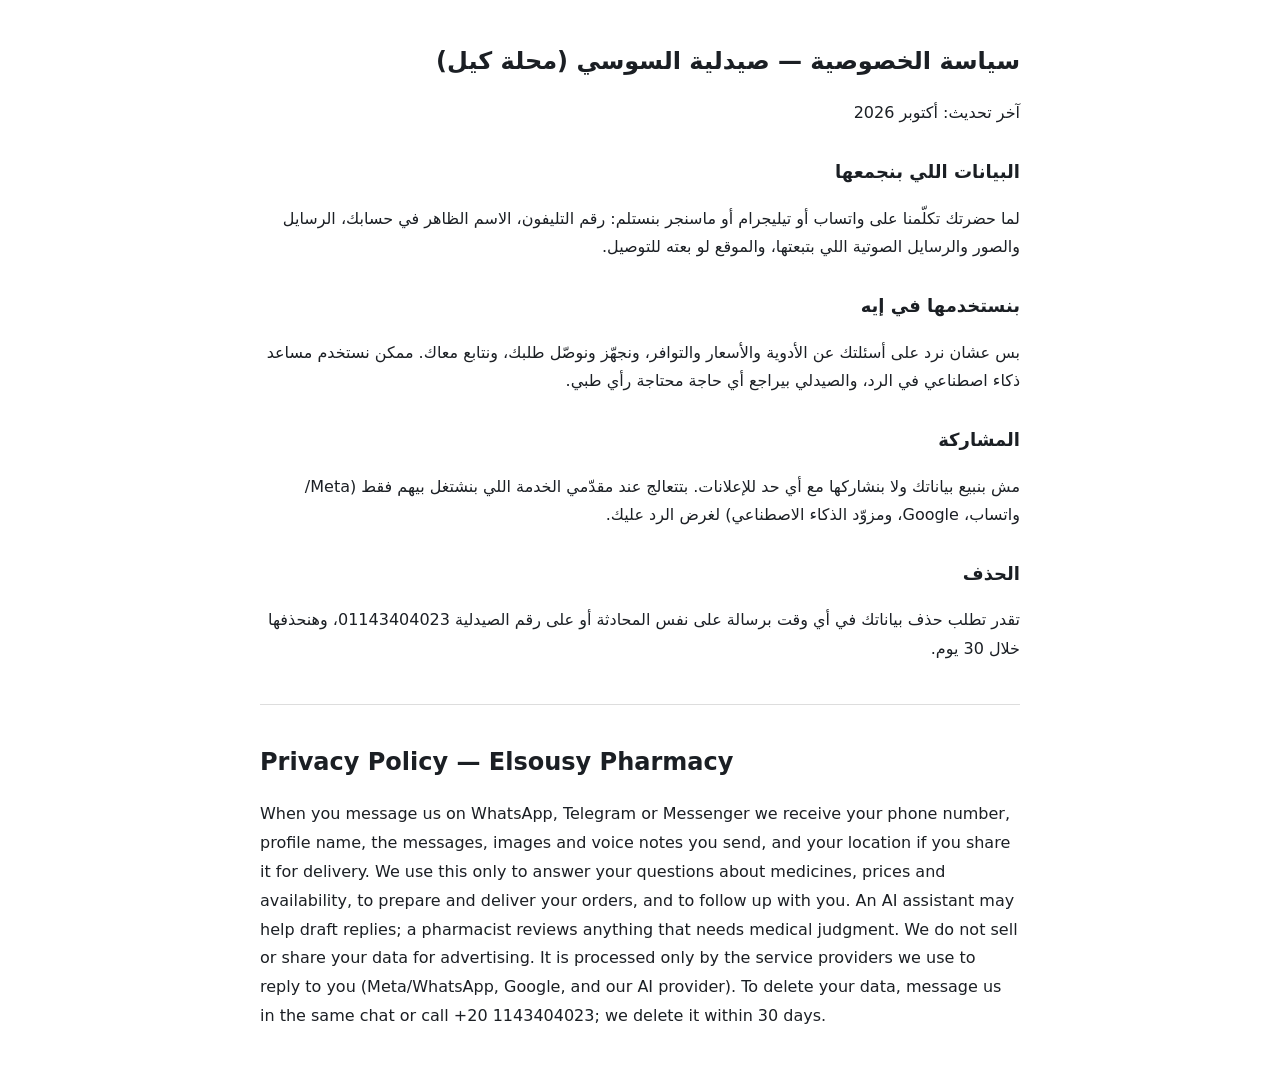
<file: privacy.html>
<!doctype html>
<html lang="ar" dir="rtl"><head><meta charset="utf-8"><meta name="viewport" content="width=device-width,initial-scale=1">
<title>سياسة الخصوصية — صيدلية السوسي</title>
<style>body{font-family:system-ui,-apple-system,Segoe UI,Tahoma,sans-serif;max-width:760px;margin:0 auto;padding:24px 16px;line-height:1.8;color:#1b1f24;background:#fff}h1{font-size:24px}h2{font-size:18px;margin-top:28px}.en{direction:ltr;text-align:left;border-top:1px solid #ddd;margin-top:40px;padding-top:20px}</style></head>
<body>
<h1>سياسة الخصوصية — صيدلية السوسي (محلة كيل)</h1>
<p>آخر تحديث: أكتوبر 2026</p>
<h2>البيانات اللي بنجمعها</h2>
<p>لما حضرتك تكلّمنا على واتساب أو تيليجرام أو ماسنجر بنستلم: رقم التليفون، الاسم الظاهر في حسابك، الرسايل والصور والرسايل الصوتية اللي بتبعتها، والموقع لو بعته للتوصيل.</p>
<h2>بنستخدمها في إيه</h2>
<p>بس عشان نرد على أسئلتك عن الأدوية والأسعار والتوافر، ونجهّز ونوصّل طلبك، ونتابع معاك. ممكن نستخدم مساعد ذكاء اصطناعي في الرد، والصيدلي بيراجع أي حاجة محتاجة رأي طبي.</p>
<h2>المشاركة</h2>
<p>مش بنبيع بياناتك ولا بنشاركها مع أي حد للإعلانات. بتتعالج عند مقدّمي الخدمة اللي بنشتغل بيهم فقط (Meta/واتساب، Google، ومزوّد الذكاء الاصطناعي) لغرض الرد عليك.</p>
<h2>الحذف</h2>
<p>تقدر تطلب حذف بياناتك في أي وقت برسالة على نفس المحادثة أو على رقم الصيدلية 01143404023، وهنحذفها خلال 30 يوم.</p>
<div class="en">
<h1>Privacy Policy — Elsousy Pharmacy</h1>
<p>When you message us on WhatsApp, Telegram or Messenger we receive your phone number, profile name, the messages, images and voice notes you send, and your location if you share it for delivery. We use this only to answer your questions about medicines, prices and availability, to prepare and deliver your orders, and to follow up with you. An AI assistant may help draft replies; a pharmacist reviews anything that needs medical judgment. We do not sell or share your data for advertising. It is processed only by the service providers we use to reply to you (Meta/WhatsApp, Google, and our AI provider). To delete your data, message us in the same chat or call +20 1143404023; we delete it within 30 days.</p>
</div>
</body></html>
</file>
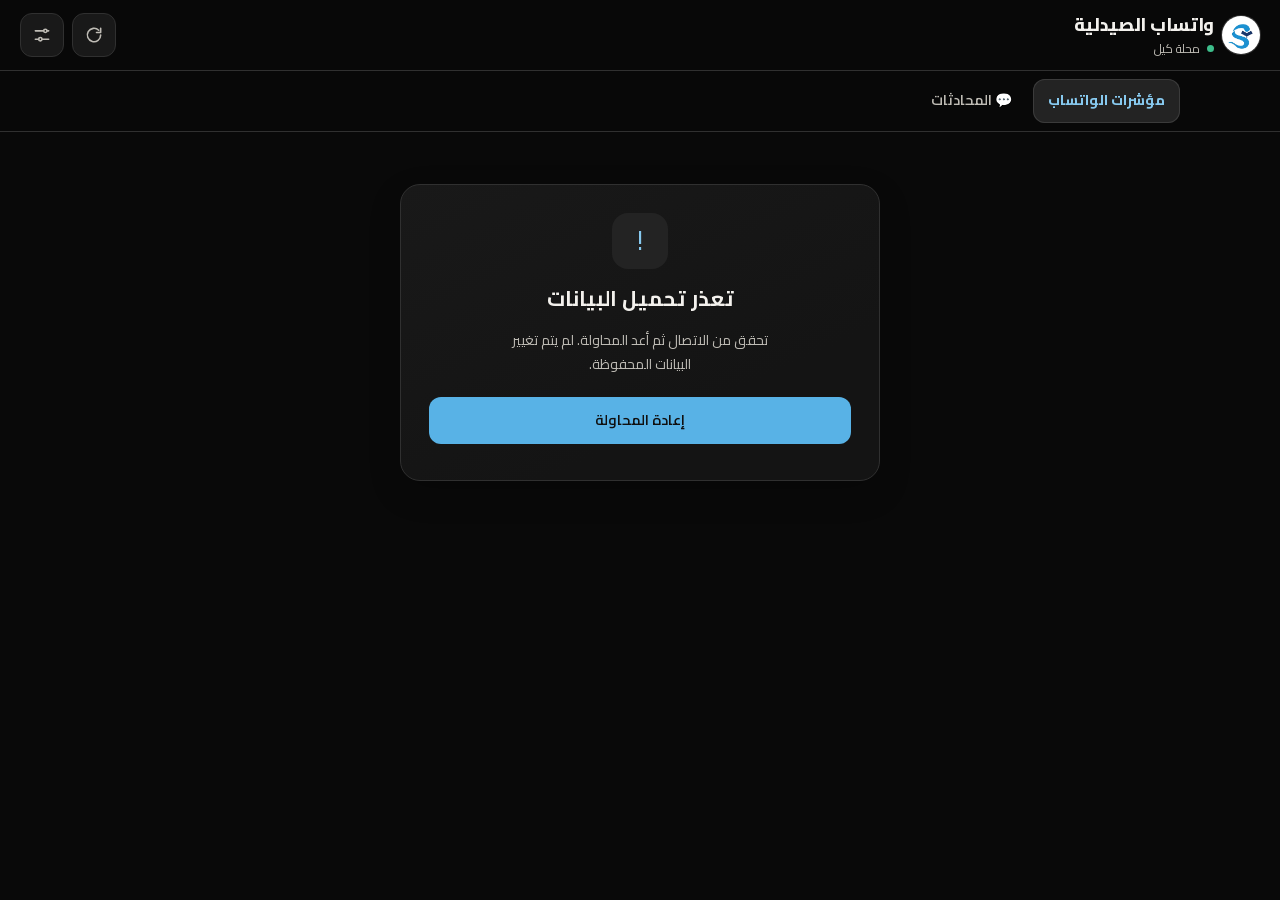
<file: whatsapp.html>
<!doctype html>
<html lang="ar" dir="rtl">
<head>
<meta charset="utf-8">
<meta name="viewport" content="width=device-width, initial-scale=1, viewport-fit=cover">
<title>واتساب الصيدلية</title>
<link rel="apple-touch-icon" href="icon-wa-192.png?v=1">
<link rel="manifest" href="manifest-whatsapp.json">
<meta name="apple-mobile-web-app-title" content="واتساب الصيدلية">
<meta name="apple-mobile-web-app-capable" content="yes">
<meta name="theme-color" content="#0A0B0D">
<meta http-equiv="refresh" content="0;url=index.html?app=whatsapp">
<style>body{margin:0;background:#0A0B0D;color:#f3f1ed;font:16px system-ui,sans-serif;display:grid;place-items:center;min-height:100vh}a{color:#58b2e6}</style>
</head>
<body>
<p>جارٍ فتح واتساب الصيدلية… <a href="index.html?app=whatsapp">اضغط هنا لو ما فتحش</a></p>
<script>location.replace('index.html?app=whatsapp'+location.hash);</script>
</body>
</html>
</file>
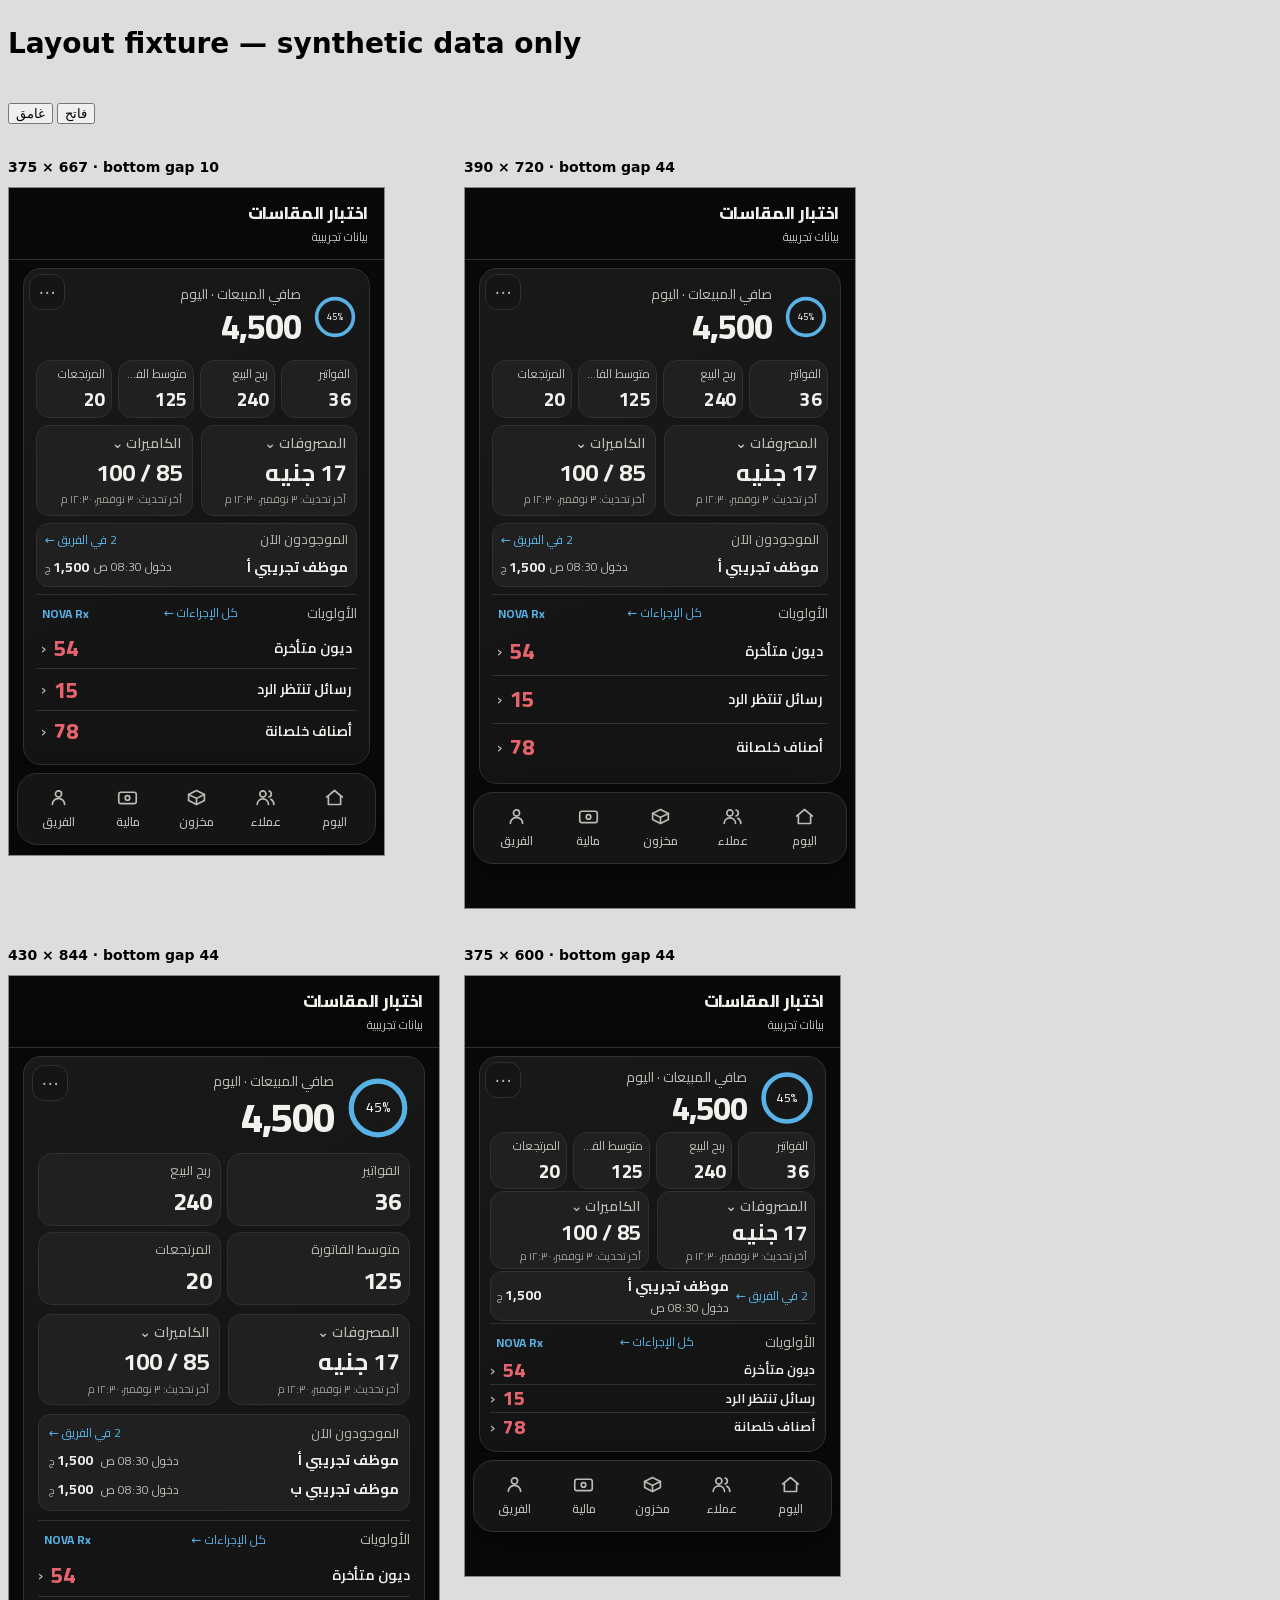
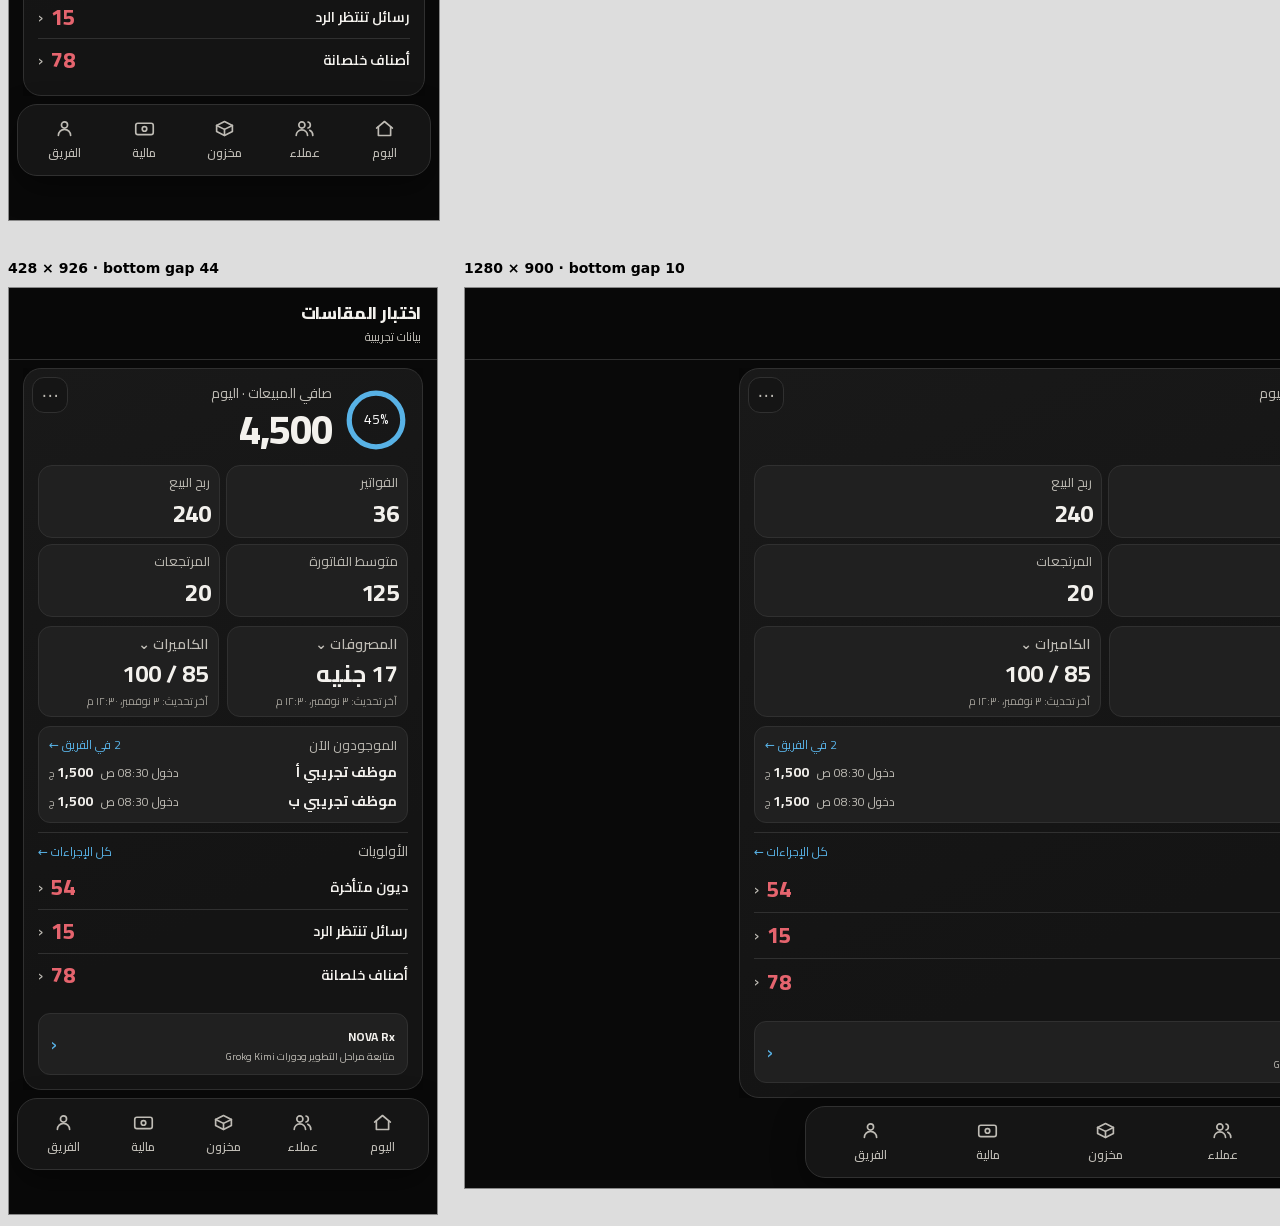
<file: tools/fixtures/home-viewport.html>
<!doctype html><html><meta charset="utf-8"><title>Home viewport regression fixture</title><style>body{background:#ddd;font:14px system-ui;display:grid;grid-template-columns:repeat(2,max-content);gap:24px}iframe{border:1px solid #888}h2{font-size:14px}</style><h1 style="grid-column:1/-1">Layout fixture — synthetic data only</h1><div style="grid-column:1/-1"><button onclick="theme(false)">غامق</button> <button onclick="theme(true)">فاتح</button></div><script>function theme(light){document.querySelectorAll('iframe').forEach(function(f){f.contentDocument.body.classList.toggle('light',light)})}</script><section><h2>375 × 667 · bottom gap 10</h2><iframe title="viewport-375-667" width="375" height="667" srcdoc="&lt;!doctype html&gt;&lt;html lang=&quot;ar&quot; dir=&quot;rtl&quot;&gt;&lt;head&gt;&lt;meta charset=&quot;utf-8&quot;&gt;&lt;link rel=&quot;stylesheet&quot; href=&quot;https://fonts.googleapis.com/css2?family=Cairo:wght@400;600;700;800&amp;display=swap&quot;&gt;&lt;link rel=&quot;stylesheet&quot; href=&quot;https://fonts.googleapis.com/css2?family=Cairo:wght@400;600;700;800&amp;display=swap&quot;&gt;&lt;link rel=&quot;stylesheet&quot; href=&quot;home-legacy.css&quot;&gt;&lt;link rel=&quot;stylesheet&quot; href=&quot;../../dashboard-ui.css?v=20261109-weekly1&quot;&gt;&lt;style&gt;header.top{height:72px}.secnav{bottom:10px}&lt;/style&gt;&lt;/head&gt;&lt;body class=&quot;home-flash-mode&quot;&gt;&lt;header class=&quot;top&quot;&gt;&lt;div class=&quot;brand&quot;&gt;&lt;div&gt;&lt;h1&gt;اختبار المقاسات&lt;/h1&gt;&lt;p&gt;بيانات تجريبية&lt;/p&gt;&lt;/div&gt;&lt;/div&gt;&lt;/header&gt;&lt;section class=&quot;screen on&quot; id=&quot;sc-sales&quot;&gt;&lt;div class=&quot;wrap&quot; id=&quot;p-home&quot;&gt;&lt;div class=&quot;home-flash-deck staff-flash-deck&quot;&gt;&lt;article class=&quot;card h-hero h-slide home-flash-page home-flash-today&quot; data-flash-key=&quot;overview&quot;&gt;&lt;div class=&quot;h-top&quot;&gt;&lt;button class=&quot;ctl-more&quot;&gt;⋯&lt;/button&gt;&lt;/div&gt;&lt;div class=&quot;h-main&quot;&gt;&lt;svg class=&quot;h-ring&quot; viewBox=&quot;0 0 110 110&quot;&gt;&lt;circle cx=&quot;55&quot; cy=&quot;55&quot; r=&quot;46&quot; fill=&quot;none&quot; stroke=&quot;#58b2e6&quot; stroke-width=&quot;9&quot;/&gt;&lt;text x=&quot;55&quot; y=&quot;62&quot; text-anchor=&quot;middle&quot; fill=&quot;white&quot; font-size=&quot;24&quot;&gt;45%&lt;/text&gt;&lt;/svg&gt;&lt;div class=&quot;h-num&quot;&gt;&lt;small&gt;صافي المبيعات · اليوم&lt;/small&gt;&lt;b&gt;4,500&lt;/b&gt;&lt;u&gt;فاضل 5,500 على 10,000&lt;/u&gt;&lt;div id=&quot;homeCmp&quot; class=&quot;h-cmp&quot;&gt;الثلاثاء السابق، إجمالي يوم كامل: 5,652&lt;/div&gt;&lt;/div&gt;&lt;/div&gt;&lt;div class=&quot;h-minis&quot; style=&quot;grid-template-columns:repeat(2,minmax(0,1fr))&quot;&gt;&lt;div class=&quot;h-mini&quot;&gt;&lt;small&gt;الفواتير&lt;/small&gt;&lt;b&gt;36&lt;/b&gt;&lt;u&gt;بيانات تجريبية&lt;/u&gt;&lt;/div&gt;&lt;div class=&quot;h-mini&quot;&gt;&lt;small&gt;ربح البيع&lt;/small&gt;&lt;b&gt;240&lt;/b&gt;&lt;u&gt;بيانات تجريبية&lt;/u&gt;&lt;/div&gt;&lt;div class=&quot;h-mini&quot;&gt;&lt;small&gt;متوسط الفاتورة&lt;/small&gt;&lt;b&gt;125&lt;/b&gt;&lt;u&gt;بيانات تجريبية&lt;/u&gt;&lt;/div&gt;&lt;div class=&quot;h-mini&quot;&gt;&lt;small&gt;المرتجعات&lt;/small&gt;&lt;b&gt;20&lt;/b&gt;&lt;u&gt;بيانات تجريبية&lt;/u&gt;&lt;/div&gt;&lt;/div&gt;&lt;div class=&quot;home-insight-grid&quot;&gt;&lt;div class=&quot;home-insight-slot&quot;&gt;&lt;button class=&quot;home-insight-card expense-card&quot;&gt;&lt;span class=&quot;insight-heading&quot;&gt;المصروفات ⌄&lt;/span&gt;&lt;b class=&quot;insight-value&quot;&gt;17 جنيه&lt;/b&gt;&lt;small class=&quot;insight-updated&quot;&gt;آخر تحديث: ٣ نوفمبر، ١٢:٣٠ م&lt;/small&gt;&lt;/button&gt;&lt;/div&gt;&lt;div class=&quot;home-insight-slot&quot;&gt;&lt;button class=&quot;home-insight-card camera-card&quot;&gt;&lt;span class=&quot;insight-heading&quot;&gt;الكاميرات ⌄&lt;/span&gt;&lt;b class=&quot;insight-value&quot;&gt;85 / 100&lt;/b&gt;&lt;small class=&quot;insight-updated&quot;&gt;آخر تحديث: ٣ نوفمبر، ١٢:٣٠ م&lt;/small&gt;&lt;/button&gt;&lt;/div&gt;&lt;/div&gt;&lt;section class=&quot;home-presence-strip&quot;&gt;&lt;div class=&quot;home-presence-heading&quot;&gt;&lt;small&gt;الموجودون الآن&lt;/small&gt;&lt;button&gt;2 في الفريق ←&lt;/button&gt;&lt;/div&gt;&lt;div class=&quot;home-presence-rows&quot;&gt;&lt;button class=&quot;home-presence-line&quot;&gt;&lt;b&gt;موظف تجريبي أ&lt;/b&gt;&lt;small&gt;دخول 08:30 ص&lt;/small&gt;&lt;span&gt;1,500 &lt;small&gt;ج&lt;/small&gt;&lt;/span&gt;&lt;/button&gt;&lt;button class=&quot;home-presence-line&quot;&gt;&lt;b&gt;موظف تجريبي ب&lt;/b&gt;&lt;small&gt;دخول 08:30 ص&lt;/small&gt;&lt;span&gt;1,500 &lt;small&gt;ج&lt;/small&gt;&lt;/span&gt;&lt;/button&gt;&lt;/div&gt;&lt;/section&gt;&lt;section class=&quot;home-priorities-strip&quot; aria-label=&quot;الأولويات&quot;&gt;&lt;div class=&quot;card-head&quot;&gt;&lt;small&gt;الأولويات&lt;/small&gt;&lt;button&gt;كل الإجراءات ←&lt;/button&gt;&lt;/div&gt;&lt;div id=&quot;homeMore&quot;&gt;&lt;div class=&quot;task&quot; role=&quot;button&quot; tabindex=&quot;0&quot; style=&quot;--tone:var(--bad)&quot;&gt;&lt;span class=&quot;dot&quot;&gt;&lt;/span&gt;&lt;div class=&quot;task-m&quot;&gt;&lt;b&gt;ديون متأخرة&lt;/b&gt;&lt;small&gt;تفاصيل تجريبية&lt;/small&gt;&lt;/div&gt;&lt;span class=&quot;task-n&quot;&gt;54&lt;/span&gt;&lt;span class=&quot;task-a&quot;&gt;‹&lt;/span&gt;&lt;/div&gt;&lt;div class=&quot;task&quot; role=&quot;button&quot; tabindex=&quot;0&quot; style=&quot;--tone:var(--bad)&quot;&gt;&lt;span class=&quot;dot&quot;&gt;&lt;/span&gt;&lt;div class=&quot;task-m&quot;&gt;&lt;b&gt;رسائل تنتظر الرد&lt;/b&gt;&lt;small&gt;تفاصيل تجريبية&lt;/small&gt;&lt;/div&gt;&lt;span class=&quot;task-n&quot;&gt;15&lt;/span&gt;&lt;span class=&quot;task-a&quot;&gt;‹&lt;/span&gt;&lt;/div&gt;&lt;div class=&quot;task&quot; role=&quot;button&quot; tabindex=&quot;0&quot; style=&quot;--tone:var(--bad)&quot;&gt;&lt;span class=&quot;dot&quot;&gt;&lt;/span&gt;&lt;div class=&quot;task-m&quot;&gt;&lt;b&gt;أصناف خلصانة&lt;/b&gt;&lt;small&gt;تفاصيل تجريبية&lt;/small&gt;&lt;/div&gt;&lt;span class=&quot;task-n&quot;&gt;78&lt;/span&gt;&lt;span class=&quot;task-a&quot;&gt;‹&lt;/span&gt;&lt;/div&gt;&lt;/div&gt;&lt;/section&gt;&lt;a href=&quot;../../nova-monitor.html&quot; class=&quot;home-nova-shortcut&quot;&gt;&lt;span&gt;&lt;b&gt;NOVA Rx&lt;/b&gt;&lt;small&gt;متابعة مراحل التطوير ودورات Kimi وGrok&lt;/small&gt;&lt;/span&gt;&lt;span&gt;‹&lt;/span&gt;&lt;/a&gt;&lt;/article&gt;&lt;article id=&quot;heroMonth&quot; class=&quot;card h-hero h-slide home-flash-page&quot; data-flash-key=&quot;period&quot;&gt;&lt;div class=&quot;period-card&quot;&gt;&lt;div class=&quot;home-period-controls&quot;&gt;&lt;div class=&quot;period-tabs&quot;&gt;&lt;button&gt;أمس&lt;/button&gt;&lt;button class=&quot;on&quot;&gt;نوفمبر&lt;/button&gt;&lt;button&gt;أكتوبر&lt;/button&gt;&lt;/div&gt;&lt;button class=&quot;ctl-more&quot;&gt;⋯&lt;/button&gt;&lt;/div&gt;&lt;div class=&quot;h-main&quot;&gt;&lt;svg class=&quot;h-ring&quot; viewBox=&quot;0 0 110 110&quot;&gt;&lt;circle cx=&quot;55&quot; cy=&quot;55&quot; r=&quot;46&quot; fill=&quot;none&quot; stroke=&quot;#58b2e6&quot; stroke-width=&quot;9&quot;/&gt;&lt;text x=&quot;55&quot; y=&quot;62&quot; text-anchor=&quot;middle&quot; fill=&quot;white&quot; font-size=&quot;24&quot;&gt;45%&lt;/text&gt;&lt;/svg&gt;&lt;div class=&quot;h-num&quot;&gt;&lt;small&gt;صافي المبيعات&lt;/small&gt;&lt;b&gt;4,500&lt;/b&gt;&lt;u&gt;فاضل 5,500 على 10,000&lt;/u&gt;&lt;/div&gt;&lt;/div&gt;&lt;div class=&quot;h-minis&quot; style=&quot;grid-template-columns:repeat(2,minmax(0,1fr))&quot;&gt;&lt;div class=&quot;h-mini&quot;&gt;&lt;small&gt;صافي المتوسط اليومي&lt;/small&gt;&lt;b&gt;10,020&lt;/b&gt;&lt;u&gt;بيانات تجريبية&lt;/u&gt;&lt;/div&gt;&lt;div class=&quot;h-mini&quot;&gt;&lt;small&gt;متوسط الفواتير اليومي&lt;/small&gt;&lt;b&gt;53.5&lt;/b&gt;&lt;u&gt;بيانات تجريبية&lt;/u&gt;&lt;/div&gt;&lt;div class=&quot;h-mini&quot;&gt;&lt;small&gt;ربح البيع&lt;/small&gt;&lt;b&gt;4,075&lt;/b&gt;&lt;u&gt;بيانات تجريبية&lt;/u&gt;&lt;/div&gt;&lt;div class=&quot;h-mini&quot;&gt;&lt;small&gt;متوسط الزيارات اليومي&lt;/small&gt;&lt;b&gt;34.5&lt;/b&gt;&lt;u&gt;بيانات تجريبية&lt;/u&gt;&lt;/div&gt;&lt;/div&gt;&lt;div class=&quot;h-minis&quot;&gt;&lt;div class=&quot;h-mini&quot;&gt;&lt;small&gt;متوسط فواتير المرتجع اليومي&lt;/small&gt;&lt;b&gt;1&lt;/b&gt;&lt;u&gt;بيانات تجريبية&lt;/u&gt;&lt;/div&gt;&lt;div class=&quot;h-mini&quot;&gt;&lt;small&gt;متوسط قيمة المرتجعات اليومية&lt;/small&gt;&lt;b&gt;27&lt;/b&gt;&lt;u&gt;بيانات تجريبية&lt;/u&gt;&lt;/div&gt;&lt;/div&gt;&lt;div class=&quot;period-card-footer&quot;&gt;&lt;div class=&quot;period-expense-info&quot;&gt;&lt;div class=&quot;h-expense&quot;&gt;&lt;div&gt;&lt;small&gt;المصروفات المفصّلة&lt;/small&gt;&lt;/div&gt;&lt;b&gt;17 جنيه&lt;/b&gt;&lt;/div&gt;&lt;small class=&quot;expense-updated&quot;&gt;آخر تحديث: ٣ نوفمبر ١٢:٣٠ م&lt;/small&gt;&lt;/div&gt;&lt;button class=&quot;btn btn-quiet&quot;&gt;تفاصيل الفترة&lt;/button&gt;&lt;/div&gt;&lt;/div&gt;&lt;/article&gt;&lt;/div&gt;&lt;/div&gt;&lt;/section&gt;&lt;nav class=&quot;secnav&quot; id=&quot;secnav&quot;&gt;
  &lt;button data-sec=&quot;sales&quot;&gt;&lt;svg viewBox=&quot;0 0 24 24&quot;&gt;&lt;path d=&quot;M3 11.5 12 4l9 7.5&quot;/&gt;&lt;path d=&quot;M5 10v10h14V10&quot;/&gt;&lt;/svg&gt;&lt;span data-t=&quot;nav_sales&quot;&gt;اليوم&lt;/span&gt;&lt;/button&gt;
  &lt;button data-sec=&quot;cust&quot; style=&quot;position:relative&quot;&gt;&lt;svg viewBox=&quot;0 0 24 24&quot;&gt;&lt;circle cx=&quot;9&quot; cy=&quot;8&quot; r=&quot;3.5&quot;/&gt;&lt;path d=&quot;M2.5 20a6.5 6.5 0 0 1 13 0&quot;/&gt;&lt;path d=&quot;M16 4.6a3.5 3.5 0 0 1 0 6.8M18 14a6.5 6.5 0 0 1 3.5 6&quot;/&gt;&lt;/svg&gt;&lt;span data-t=&quot;nav_cust&quot;&gt;عملاء&lt;/span&gt;&lt;b id=&quot;botBadge&quot; class=&quot;nbadge&quot; style=&quot;display:none&quot;&gt;&lt;/b&gt;&lt;/button&gt;
  &lt;button data-sec=&quot;stock&quot;&gt;&lt;svg viewBox=&quot;0 0 24 24&quot;&gt;&lt;path d=&quot;M3 8.5 12 4l9 4.5v7L12 20l-9-4.5z&quot;/&gt;&lt;path d=&quot;M3 8.5 12 13l9-4.5&quot;/&gt;&lt;path d=&quot;M12 13v7&quot;/&gt;&lt;/svg&gt;&lt;span data-t=&quot;nav_stock&quot;&gt;مخزون&lt;/span&gt;&lt;/button&gt;
  &lt;button data-sec=&quot;money&quot;&gt;&lt;svg viewBox=&quot;0 0 24 24&quot;&gt;&lt;rect x=&quot;2&quot; y=&quot;6&quot; width=&quot;20&quot; height=&quot;13&quot; rx=&quot;2.5&quot;/&gt;&lt;circle cx=&quot;12&quot; cy=&quot;12.5&quot; r=&quot;2.6&quot;/&gt;&lt;/svg&gt;&lt;span data-t=&quot;nav_money&quot;&gt;مالية&lt;/span&gt;&lt;/button&gt;
  &lt;button data-sec=&quot;team&quot;&gt;&lt;svg viewBox=&quot;0 0 24 24&quot;&gt;&lt;circle cx=&quot;12&quot; cy=&quot;8&quot; r=&quot;3.5&quot;/&gt;&lt;path d=&quot;M5 20a7 7 0 0 1 14 0&quot;/&gt;&lt;/svg&gt;&lt;span data-t=&quot;nav_hr&quot;&gt;الفريق&lt;/span&gt;&lt;/button&gt;
&lt;/nav&gt;&lt;script&gt;function homeFlashViewportBounds(viewport,header,nav){
  var top=Math.max(viewport.top,header?header.bottom:viewport.top)+8;
  var bottom=Math.min(viewport.bottom,nav?nav.top:viewport.bottom)-8;
  return {top:top,height:Math.max(0,Math.floor(bottom-top))};
}
function homeFlashPlaceShortcut(deck,available){
  var overview=deck.querySelector(&#x27;[data-flash-key=&quot;overview&quot;]&#x27;);if(!overview)return;
  var nova=overview.querySelector(&#x27;.home-nova-shortcut&#x27;),head=overview.querySelector(&#x27;.home-priorities-strip .card-head&#x27;);if(!nova || !head)return;
  var compact=available&lt;680,parent=compact?head:overview;
  if(nova.parentNode!==parent)parent.appendChild(nova);
  nova.classList.toggle(&#x27;in-actions&#x27;,compact);
}
function staffFlashFit(){
  teamViewportFit();
  if(typeof window===&#x27;undefined&#x27; || typeof document.querySelector!==&#x27;function&#x27;)return;
  var deck=document.querySelector(&#x27;.staff-flash-deck&#x27;);if(!deck)return;
  var top=document.querySelector(&#x27;header.top&#x27;),nav=document.getElementById(&#x27;secnav&#x27;),height=(window.visualViewport &amp;&amp; window.visualViewport.height)||window.innerHeight;
  var available=Math.max(0,Math.floor(height-(top?top.getBoundingClientRect().height:90)-(nav?nav.getBoundingClientRect().height:80)-32));
  if(deck.classList &amp;&amp; deck.classList.contains(&#x27;home-flash-deck&#x27;)){
    var viewportTop=window.visualViewport &amp;&amp; window.visualViewport.offsetTop || 0;
    var bounds=homeFlashViewportBounds({top:viewportTop,bottom:viewportTop+height},top &amp;&amp; top.getBoundingClientRect(),nav &amp;&amp; nav.getBoundingClientRect());
    document.documentElement.style.setProperty(&#x27;--home-flash-top&#x27;,bounds.top+&#x27;px&#x27;);document.documentElement.style.setProperty(&#x27;--home-flash-host-height&#x27;,bounds.height+&#x27;px&#x27;);available=bounds.height;homeFlashPlaceShortcut(deck,available);
  }
  deck.style.setProperty(&#x27;--staff-flash-height&#x27;,available+&#x27;px&#x27;);deck.style.height=available+&#x27;px&#x27;;deck.setAttribute(&#x27;data-compact&#x27;,available&lt;600?&#x27;true&#x27;:&#x27;false&#x27;);deck.setAttribute(&#x27;data-tight&#x27;,available&lt;450?&#x27;true&#x27;:&#x27;false&#x27;);
}
function teamViewportFit(){
  if(typeof document.querySelector!==&#x27;function&#x27; || typeof window===&#x27;undefined&#x27; || !document.body.classList.contains(&#x27;team-fit-mode&#x27;))return;
  var header=document.querySelector(&#x27;header.top&#x27;),nav=document.getElementById(&#x27;secnav&#x27;),vv=window.visualViewport,top=vv &amp;&amp; vv.offsetTop || 0,height=vv &amp;&amp; vv.height || window.innerHeight;
  var b=homeFlashViewportBounds({top:top,bottom:top+height},header &amp;&amp; header.getBoundingClientRect(),nav &amp;&amp; nav.getBoundingClientRect());
  document.documentElement.style.setProperty(&#x27;--team-top&#x27;,b.top+&#x27;px&#x27;);document.documentElement.style.setProperty(&#x27;--team-height&#x27;,b.height+&#x27;px&#x27;);
  var host=document.getElementById(&#x27;p-hr&#x27;);if(host)host.setAttribute(&#x27;data-tight&#x27;,b.height&lt;540?&#x27;true&#x27;:&#x27;false&#x27;);
}

addEventListener(&#x27;resize&#x27;,staffFlashFit);staffFlashFit();&lt;/script&gt;&lt;/body&gt;&lt;/html&gt;"></iframe></section><section><h2>390 × 720 · bottom gap 44</h2><iframe title="viewport-390-720" width="390" height="720" srcdoc="&lt;!doctype html&gt;&lt;html lang=&quot;ar&quot; dir=&quot;rtl&quot;&gt;&lt;head&gt;&lt;meta charset=&quot;utf-8&quot;&gt;&lt;link rel=&quot;stylesheet&quot; href=&quot;https://fonts.googleapis.com/css2?family=Cairo:wght@400;600;700;800&amp;display=swap&quot;&gt;&lt;link rel=&quot;stylesheet&quot; href=&quot;https://fonts.googleapis.com/css2?family=Cairo:wght@400;600;700;800&amp;display=swap&quot;&gt;&lt;link rel=&quot;stylesheet&quot; href=&quot;home-legacy.css&quot;&gt;&lt;link rel=&quot;stylesheet&quot; href=&quot;../../dashboard-ui.css?v=20261109-weekly1&quot;&gt;&lt;style&gt;header.top{height:72px}.secnav{bottom:44px}&lt;/style&gt;&lt;/head&gt;&lt;body class=&quot;home-flash-mode&quot;&gt;&lt;header class=&quot;top&quot;&gt;&lt;div class=&quot;brand&quot;&gt;&lt;div&gt;&lt;h1&gt;اختبار المقاسات&lt;/h1&gt;&lt;p&gt;بيانات تجريبية&lt;/p&gt;&lt;/div&gt;&lt;/div&gt;&lt;/header&gt;&lt;section class=&quot;screen on&quot; id=&quot;sc-sales&quot;&gt;&lt;div class=&quot;wrap&quot; id=&quot;p-home&quot;&gt;&lt;div class=&quot;home-flash-deck staff-flash-deck&quot;&gt;&lt;article class=&quot;card h-hero h-slide home-flash-page home-flash-today&quot; data-flash-key=&quot;overview&quot;&gt;&lt;div class=&quot;h-top&quot;&gt;&lt;button class=&quot;ctl-more&quot;&gt;⋯&lt;/button&gt;&lt;/div&gt;&lt;div class=&quot;h-main&quot;&gt;&lt;svg class=&quot;h-ring&quot; viewBox=&quot;0 0 110 110&quot;&gt;&lt;circle cx=&quot;55&quot; cy=&quot;55&quot; r=&quot;46&quot; fill=&quot;none&quot; stroke=&quot;#58b2e6&quot; stroke-width=&quot;9&quot;/&gt;&lt;text x=&quot;55&quot; y=&quot;62&quot; text-anchor=&quot;middle&quot; fill=&quot;white&quot; font-size=&quot;24&quot;&gt;45%&lt;/text&gt;&lt;/svg&gt;&lt;div class=&quot;h-num&quot;&gt;&lt;small&gt;صافي المبيعات · اليوم&lt;/small&gt;&lt;b&gt;4,500&lt;/b&gt;&lt;u&gt;فاضل 5,500 على 10,000&lt;/u&gt;&lt;div id=&quot;homeCmp&quot; class=&quot;h-cmp&quot;&gt;الثلاثاء السابق، إجمالي يوم كامل: 5,652&lt;/div&gt;&lt;/div&gt;&lt;/div&gt;&lt;div class=&quot;h-minis&quot; style=&quot;grid-template-columns:repeat(2,minmax(0,1fr))&quot;&gt;&lt;div class=&quot;h-mini&quot;&gt;&lt;small&gt;الفواتير&lt;/small&gt;&lt;b&gt;36&lt;/b&gt;&lt;u&gt;بيانات تجريبية&lt;/u&gt;&lt;/div&gt;&lt;div class=&quot;h-mini&quot;&gt;&lt;small&gt;ربح البيع&lt;/small&gt;&lt;b&gt;240&lt;/b&gt;&lt;u&gt;بيانات تجريبية&lt;/u&gt;&lt;/div&gt;&lt;div class=&quot;h-mini&quot;&gt;&lt;small&gt;متوسط الفاتورة&lt;/small&gt;&lt;b&gt;125&lt;/b&gt;&lt;u&gt;بيانات تجريبية&lt;/u&gt;&lt;/div&gt;&lt;div class=&quot;h-mini&quot;&gt;&lt;small&gt;المرتجعات&lt;/small&gt;&lt;b&gt;20&lt;/b&gt;&lt;u&gt;بيانات تجريبية&lt;/u&gt;&lt;/div&gt;&lt;/div&gt;&lt;div class=&quot;home-insight-grid&quot;&gt;&lt;div class=&quot;home-insight-slot&quot;&gt;&lt;button class=&quot;home-insight-card expense-card&quot;&gt;&lt;span class=&quot;insight-heading&quot;&gt;المصروفات ⌄&lt;/span&gt;&lt;b class=&quot;insight-value&quot;&gt;17 جنيه&lt;/b&gt;&lt;small class=&quot;insight-updated&quot;&gt;آخر تحديث: ٣ نوفمبر، ١٢:٣٠ م&lt;/small&gt;&lt;/button&gt;&lt;/div&gt;&lt;div class=&quot;home-insight-slot&quot;&gt;&lt;button class=&quot;home-insight-card camera-card&quot;&gt;&lt;span class=&quot;insight-heading&quot;&gt;الكاميرات ⌄&lt;/span&gt;&lt;b class=&quot;insight-value&quot;&gt;85 / 100&lt;/b&gt;&lt;small class=&quot;insight-updated&quot;&gt;آخر تحديث: ٣ نوفمبر، ١٢:٣٠ م&lt;/small&gt;&lt;/button&gt;&lt;/div&gt;&lt;/div&gt;&lt;section class=&quot;home-presence-strip&quot;&gt;&lt;div class=&quot;home-presence-heading&quot;&gt;&lt;small&gt;الموجودون الآن&lt;/small&gt;&lt;button&gt;2 في الفريق ←&lt;/button&gt;&lt;/div&gt;&lt;div class=&quot;home-presence-rows&quot;&gt;&lt;button class=&quot;home-presence-line&quot;&gt;&lt;b&gt;موظف تجريبي أ&lt;/b&gt;&lt;small&gt;دخول 08:30 ص&lt;/small&gt;&lt;span&gt;1,500 &lt;small&gt;ج&lt;/small&gt;&lt;/span&gt;&lt;/button&gt;&lt;button class=&quot;home-presence-line&quot;&gt;&lt;b&gt;موظف تجريبي ب&lt;/b&gt;&lt;small&gt;دخول 08:30 ص&lt;/small&gt;&lt;span&gt;1,500 &lt;small&gt;ج&lt;/small&gt;&lt;/span&gt;&lt;/button&gt;&lt;/div&gt;&lt;/section&gt;&lt;section class=&quot;home-priorities-strip&quot; aria-label=&quot;الأولويات&quot;&gt;&lt;div class=&quot;card-head&quot;&gt;&lt;small&gt;الأولويات&lt;/small&gt;&lt;button&gt;كل الإجراءات ←&lt;/button&gt;&lt;/div&gt;&lt;div id=&quot;homeMore&quot;&gt;&lt;div class=&quot;task&quot; role=&quot;button&quot; tabindex=&quot;0&quot; style=&quot;--tone:var(--bad)&quot;&gt;&lt;span class=&quot;dot&quot;&gt;&lt;/span&gt;&lt;div class=&quot;task-m&quot;&gt;&lt;b&gt;ديون متأخرة&lt;/b&gt;&lt;small&gt;تفاصيل تجريبية&lt;/small&gt;&lt;/div&gt;&lt;span class=&quot;task-n&quot;&gt;54&lt;/span&gt;&lt;span class=&quot;task-a&quot;&gt;‹&lt;/span&gt;&lt;/div&gt;&lt;div class=&quot;task&quot; role=&quot;button&quot; tabindex=&quot;0&quot; style=&quot;--tone:var(--bad)&quot;&gt;&lt;span class=&quot;dot&quot;&gt;&lt;/span&gt;&lt;div class=&quot;task-m&quot;&gt;&lt;b&gt;رسائل تنتظر الرد&lt;/b&gt;&lt;small&gt;تفاصيل تجريبية&lt;/small&gt;&lt;/div&gt;&lt;span class=&quot;task-n&quot;&gt;15&lt;/span&gt;&lt;span class=&quot;task-a&quot;&gt;‹&lt;/span&gt;&lt;/div&gt;&lt;div class=&quot;task&quot; role=&quot;button&quot; tabindex=&quot;0&quot; style=&quot;--tone:var(--bad)&quot;&gt;&lt;span class=&quot;dot&quot;&gt;&lt;/span&gt;&lt;div class=&quot;task-m&quot;&gt;&lt;b&gt;أصناف خلصانة&lt;/b&gt;&lt;small&gt;تفاصيل تجريبية&lt;/small&gt;&lt;/div&gt;&lt;span class=&quot;task-n&quot;&gt;78&lt;/span&gt;&lt;span class=&quot;task-a&quot;&gt;‹&lt;/span&gt;&lt;/div&gt;&lt;/div&gt;&lt;/section&gt;&lt;a href=&quot;../../nova-monitor.html&quot; class=&quot;home-nova-shortcut&quot;&gt;&lt;span&gt;&lt;b&gt;NOVA Rx&lt;/b&gt;&lt;small&gt;متابعة مراحل التطوير ودورات Kimi وGrok&lt;/small&gt;&lt;/span&gt;&lt;span&gt;‹&lt;/span&gt;&lt;/a&gt;&lt;/article&gt;&lt;article id=&quot;heroMonth&quot; class=&quot;card h-hero h-slide home-flash-page&quot; data-flash-key=&quot;period&quot;&gt;&lt;div class=&quot;period-card&quot;&gt;&lt;div class=&quot;home-period-controls&quot;&gt;&lt;div class=&quot;period-tabs&quot;&gt;&lt;button&gt;أمس&lt;/button&gt;&lt;button class=&quot;on&quot;&gt;نوفمبر&lt;/button&gt;&lt;button&gt;أكتوبر&lt;/button&gt;&lt;/div&gt;&lt;button class=&quot;ctl-more&quot;&gt;⋯&lt;/button&gt;&lt;/div&gt;&lt;div class=&quot;h-main&quot;&gt;&lt;svg class=&quot;h-ring&quot; viewBox=&quot;0 0 110 110&quot;&gt;&lt;circle cx=&quot;55&quot; cy=&quot;55&quot; r=&quot;46&quot; fill=&quot;none&quot; stroke=&quot;#58b2e6&quot; stroke-width=&quot;9&quot;/&gt;&lt;text x=&quot;55&quot; y=&quot;62&quot; text-anchor=&quot;middle&quot; fill=&quot;white&quot; font-size=&quot;24&quot;&gt;45%&lt;/text&gt;&lt;/svg&gt;&lt;div class=&quot;h-num&quot;&gt;&lt;small&gt;صافي المبيعات&lt;/small&gt;&lt;b&gt;4,500&lt;/b&gt;&lt;u&gt;فاضل 5,500 على 10,000&lt;/u&gt;&lt;/div&gt;&lt;/div&gt;&lt;div class=&quot;h-minis&quot; style=&quot;grid-template-columns:repeat(2,minmax(0,1fr))&quot;&gt;&lt;div class=&quot;h-mini&quot;&gt;&lt;small&gt;صافي المتوسط اليومي&lt;/small&gt;&lt;b&gt;10,020&lt;/b&gt;&lt;u&gt;بيانات تجريبية&lt;/u&gt;&lt;/div&gt;&lt;div class=&quot;h-mini&quot;&gt;&lt;small&gt;متوسط الفواتير اليومي&lt;/small&gt;&lt;b&gt;53.5&lt;/b&gt;&lt;u&gt;بيانات تجريبية&lt;/u&gt;&lt;/div&gt;&lt;div class=&quot;h-mini&quot;&gt;&lt;small&gt;ربح البيع&lt;/small&gt;&lt;b&gt;4,075&lt;/b&gt;&lt;u&gt;بيانات تجريبية&lt;/u&gt;&lt;/div&gt;&lt;div class=&quot;h-mini&quot;&gt;&lt;small&gt;متوسط الزيارات اليومي&lt;/small&gt;&lt;b&gt;34.5&lt;/b&gt;&lt;u&gt;بيانات تجريبية&lt;/u&gt;&lt;/div&gt;&lt;/div&gt;&lt;div class=&quot;h-minis&quot;&gt;&lt;div class=&quot;h-mini&quot;&gt;&lt;small&gt;متوسط فواتير المرتجع اليومي&lt;/small&gt;&lt;b&gt;1&lt;/b&gt;&lt;u&gt;بيانات تجريبية&lt;/u&gt;&lt;/div&gt;&lt;div class=&quot;h-mini&quot;&gt;&lt;small&gt;متوسط قيمة المرتجعات اليومية&lt;/small&gt;&lt;b&gt;27&lt;/b&gt;&lt;u&gt;بيانات تجريبية&lt;/u&gt;&lt;/div&gt;&lt;/div&gt;&lt;div class=&quot;period-card-footer&quot;&gt;&lt;div class=&quot;period-expense-info&quot;&gt;&lt;div class=&quot;h-expense&quot;&gt;&lt;div&gt;&lt;small&gt;المصروفات المفصّلة&lt;/small&gt;&lt;/div&gt;&lt;b&gt;17 جنيه&lt;/b&gt;&lt;/div&gt;&lt;small class=&quot;expense-updated&quot;&gt;آخر تحديث: ٣ نوفمبر ١٢:٣٠ م&lt;/small&gt;&lt;/div&gt;&lt;button class=&quot;btn btn-quiet&quot;&gt;تفاصيل الفترة&lt;/button&gt;&lt;/div&gt;&lt;/div&gt;&lt;/article&gt;&lt;/div&gt;&lt;/div&gt;&lt;/section&gt;&lt;nav class=&quot;secnav&quot; id=&quot;secnav&quot;&gt;
  &lt;button data-sec=&quot;sales&quot;&gt;&lt;svg viewBox=&quot;0 0 24 24&quot;&gt;&lt;path d=&quot;M3 11.5 12 4l9 7.5&quot;/&gt;&lt;path d=&quot;M5 10v10h14V10&quot;/&gt;&lt;/svg&gt;&lt;span data-t=&quot;nav_sales&quot;&gt;اليوم&lt;/span&gt;&lt;/button&gt;
  &lt;button data-sec=&quot;cust&quot; style=&quot;position:relative&quot;&gt;&lt;svg viewBox=&quot;0 0 24 24&quot;&gt;&lt;circle cx=&quot;9&quot; cy=&quot;8&quot; r=&quot;3.5&quot;/&gt;&lt;path d=&quot;M2.5 20a6.5 6.5 0 0 1 13 0&quot;/&gt;&lt;path d=&quot;M16 4.6a3.5 3.5 0 0 1 0 6.8M18 14a6.5 6.5 0 0 1 3.5 6&quot;/&gt;&lt;/svg&gt;&lt;span data-t=&quot;nav_cust&quot;&gt;عملاء&lt;/span&gt;&lt;b id=&quot;botBadge&quot; class=&quot;nbadge&quot; style=&quot;display:none&quot;&gt;&lt;/b&gt;&lt;/button&gt;
  &lt;button data-sec=&quot;stock&quot;&gt;&lt;svg viewBox=&quot;0 0 24 24&quot;&gt;&lt;path d=&quot;M3 8.5 12 4l9 4.5v7L12 20l-9-4.5z&quot;/&gt;&lt;path d=&quot;M3 8.5 12 13l9-4.5&quot;/&gt;&lt;path d=&quot;M12 13v7&quot;/&gt;&lt;/svg&gt;&lt;span data-t=&quot;nav_stock&quot;&gt;مخزون&lt;/span&gt;&lt;/button&gt;
  &lt;button data-sec=&quot;money&quot;&gt;&lt;svg viewBox=&quot;0 0 24 24&quot;&gt;&lt;rect x=&quot;2&quot; y=&quot;6&quot; width=&quot;20&quot; height=&quot;13&quot; rx=&quot;2.5&quot;/&gt;&lt;circle cx=&quot;12&quot; cy=&quot;12.5&quot; r=&quot;2.6&quot;/&gt;&lt;/svg&gt;&lt;span data-t=&quot;nav_money&quot;&gt;مالية&lt;/span&gt;&lt;/button&gt;
  &lt;button data-sec=&quot;team&quot;&gt;&lt;svg viewBox=&quot;0 0 24 24&quot;&gt;&lt;circle cx=&quot;12&quot; cy=&quot;8&quot; r=&quot;3.5&quot;/&gt;&lt;path d=&quot;M5 20a7 7 0 0 1 14 0&quot;/&gt;&lt;/svg&gt;&lt;span data-t=&quot;nav_hr&quot;&gt;الفريق&lt;/span&gt;&lt;/button&gt;
&lt;/nav&gt;&lt;script&gt;function homeFlashViewportBounds(viewport,header,nav){
  var top=Math.max(viewport.top,header?header.bottom:viewport.top)+8;
  var bottom=Math.min(viewport.bottom,nav?nav.top:viewport.bottom)-8;
  return {top:top,height:Math.max(0,Math.floor(bottom-top))};
}
function homeFlashPlaceShortcut(deck,available){
  var overview=deck.querySelector(&#x27;[data-flash-key=&quot;overview&quot;]&#x27;);if(!overview)return;
  var nova=overview.querySelector(&#x27;.home-nova-shortcut&#x27;),head=overview.querySelector(&#x27;.home-priorities-strip .card-head&#x27;);if(!nova || !head)return;
  var compact=available&lt;680,parent=compact?head:overview;
  if(nova.parentNode!==parent)parent.appendChild(nova);
  nova.classList.toggle(&#x27;in-actions&#x27;,compact);
}
function staffFlashFit(){
  teamViewportFit();
  if(typeof window===&#x27;undefined&#x27; || typeof document.querySelector!==&#x27;function&#x27;)return;
  var deck=document.querySelector(&#x27;.staff-flash-deck&#x27;);if(!deck)return;
  var top=document.querySelector(&#x27;header.top&#x27;),nav=document.getElementById(&#x27;secnav&#x27;),height=(window.visualViewport &amp;&amp; window.visualViewport.height)||window.innerHeight;
  var available=Math.max(0,Math.floor(height-(top?top.getBoundingClientRect().height:90)-(nav?nav.getBoundingClientRect().height:80)-32));
  if(deck.classList &amp;&amp; deck.classList.contains(&#x27;home-flash-deck&#x27;)){
    var viewportTop=window.visualViewport &amp;&amp; window.visualViewport.offsetTop || 0;
    var bounds=homeFlashViewportBounds({top:viewportTop,bottom:viewportTop+height},top &amp;&amp; top.getBoundingClientRect(),nav &amp;&amp; nav.getBoundingClientRect());
    document.documentElement.style.setProperty(&#x27;--home-flash-top&#x27;,bounds.top+&#x27;px&#x27;);document.documentElement.style.setProperty(&#x27;--home-flash-host-height&#x27;,bounds.height+&#x27;px&#x27;);available=bounds.height;homeFlashPlaceShortcut(deck,available);
  }
  deck.style.setProperty(&#x27;--staff-flash-height&#x27;,available+&#x27;px&#x27;);deck.style.height=available+&#x27;px&#x27;;deck.setAttribute(&#x27;data-compact&#x27;,available&lt;600?&#x27;true&#x27;:&#x27;false&#x27;);deck.setAttribute(&#x27;data-tight&#x27;,available&lt;450?&#x27;true&#x27;:&#x27;false&#x27;);
}
function teamViewportFit(){
  if(typeof document.querySelector!==&#x27;function&#x27; || typeof window===&#x27;undefined&#x27; || !document.body.classList.contains(&#x27;team-fit-mode&#x27;))return;
  var header=document.querySelector(&#x27;header.top&#x27;),nav=document.getElementById(&#x27;secnav&#x27;),vv=window.visualViewport,top=vv &amp;&amp; vv.offsetTop || 0,height=vv &amp;&amp; vv.height || window.innerHeight;
  var b=homeFlashViewportBounds({top:top,bottom:top+height},header &amp;&amp; header.getBoundingClientRect(),nav &amp;&amp; nav.getBoundingClientRect());
  document.documentElement.style.setProperty(&#x27;--team-top&#x27;,b.top+&#x27;px&#x27;);document.documentElement.style.setProperty(&#x27;--team-height&#x27;,b.height+&#x27;px&#x27;);
  var host=document.getElementById(&#x27;p-hr&#x27;);if(host)host.setAttribute(&#x27;data-tight&#x27;,b.height&lt;540?&#x27;true&#x27;:&#x27;false&#x27;);
}

addEventListener(&#x27;resize&#x27;,staffFlashFit);staffFlashFit();&lt;/script&gt;&lt;/body&gt;&lt;/html&gt;"></iframe></section><section><h2>430 × 844 · bottom gap 44</h2><iframe title="viewport-430-844" width="430" height="844" srcdoc="&lt;!doctype html&gt;&lt;html lang=&quot;ar&quot; dir=&quot;rtl&quot;&gt;&lt;head&gt;&lt;meta charset=&quot;utf-8&quot;&gt;&lt;link rel=&quot;stylesheet&quot; href=&quot;https://fonts.googleapis.com/css2?family=Cairo:wght@400;600;700;800&amp;display=swap&quot;&gt;&lt;link rel=&quot;stylesheet&quot; href=&quot;https://fonts.googleapis.com/css2?family=Cairo:wght@400;600;700;800&amp;display=swap&quot;&gt;&lt;link rel=&quot;stylesheet&quot; href=&quot;home-legacy.css&quot;&gt;&lt;link rel=&quot;stylesheet&quot; href=&quot;../../dashboard-ui.css?v=20261109-weekly1&quot;&gt;&lt;style&gt;header.top{height:72px}.secnav{bottom:44px}&lt;/style&gt;&lt;/head&gt;&lt;body class=&quot;home-flash-mode&quot;&gt;&lt;header class=&quot;top&quot;&gt;&lt;div class=&quot;brand&quot;&gt;&lt;div&gt;&lt;h1&gt;اختبار المقاسات&lt;/h1&gt;&lt;p&gt;بيانات تجريبية&lt;/p&gt;&lt;/div&gt;&lt;/div&gt;&lt;/header&gt;&lt;section class=&quot;screen on&quot; id=&quot;sc-sales&quot;&gt;&lt;div class=&quot;wrap&quot; id=&quot;p-home&quot;&gt;&lt;div class=&quot;home-flash-deck staff-flash-deck&quot;&gt;&lt;article class=&quot;card h-hero h-slide home-flash-page home-flash-today&quot; data-flash-key=&quot;overview&quot;&gt;&lt;div class=&quot;h-top&quot;&gt;&lt;button class=&quot;ctl-more&quot;&gt;⋯&lt;/button&gt;&lt;/div&gt;&lt;div class=&quot;h-main&quot;&gt;&lt;svg class=&quot;h-ring&quot; viewBox=&quot;0 0 110 110&quot;&gt;&lt;circle cx=&quot;55&quot; cy=&quot;55&quot; r=&quot;46&quot; fill=&quot;none&quot; stroke=&quot;#58b2e6&quot; stroke-width=&quot;9&quot;/&gt;&lt;text x=&quot;55&quot; y=&quot;62&quot; text-anchor=&quot;middle&quot; fill=&quot;white&quot; font-size=&quot;24&quot;&gt;45%&lt;/text&gt;&lt;/svg&gt;&lt;div class=&quot;h-num&quot;&gt;&lt;small&gt;صافي المبيعات · اليوم&lt;/small&gt;&lt;b&gt;4,500&lt;/b&gt;&lt;u&gt;فاضل 5,500 على 10,000&lt;/u&gt;&lt;div id=&quot;homeCmp&quot; class=&quot;h-cmp&quot;&gt;الثلاثاء السابق، إجمالي يوم كامل: 5,652&lt;/div&gt;&lt;/div&gt;&lt;/div&gt;&lt;div class=&quot;h-minis&quot; style=&quot;grid-template-columns:repeat(2,minmax(0,1fr))&quot;&gt;&lt;div class=&quot;h-mini&quot;&gt;&lt;small&gt;الفواتير&lt;/small&gt;&lt;b&gt;36&lt;/b&gt;&lt;u&gt;بيانات تجريبية&lt;/u&gt;&lt;/div&gt;&lt;div class=&quot;h-mini&quot;&gt;&lt;small&gt;ربح البيع&lt;/small&gt;&lt;b&gt;240&lt;/b&gt;&lt;u&gt;بيانات تجريبية&lt;/u&gt;&lt;/div&gt;&lt;div class=&quot;h-mini&quot;&gt;&lt;small&gt;متوسط الفاتورة&lt;/small&gt;&lt;b&gt;125&lt;/b&gt;&lt;u&gt;بيانات تجريبية&lt;/u&gt;&lt;/div&gt;&lt;div class=&quot;h-mini&quot;&gt;&lt;small&gt;المرتجعات&lt;/small&gt;&lt;b&gt;20&lt;/b&gt;&lt;u&gt;بيانات تجريبية&lt;/u&gt;&lt;/div&gt;&lt;/div&gt;&lt;div class=&quot;home-insight-grid&quot;&gt;&lt;div class=&quot;home-insight-slot&quot;&gt;&lt;button class=&quot;home-insight-card expense-card&quot;&gt;&lt;span class=&quot;insight-heading&quot;&gt;المصروفات ⌄&lt;/span&gt;&lt;b class=&quot;insight-value&quot;&gt;17 جنيه&lt;/b&gt;&lt;small class=&quot;insight-updated&quot;&gt;آخر تحديث: ٣ نوفمبر، ١٢:٣٠ م&lt;/small&gt;&lt;/button&gt;&lt;/div&gt;&lt;div class=&quot;home-insight-slot&quot;&gt;&lt;button class=&quot;home-insight-card camera-card&quot;&gt;&lt;span class=&quot;insight-heading&quot;&gt;الكاميرات ⌄&lt;/span&gt;&lt;b class=&quot;insight-value&quot;&gt;85 / 100&lt;/b&gt;&lt;small class=&quot;insight-updated&quot;&gt;آخر تحديث: ٣ نوفمبر، ١٢:٣٠ م&lt;/small&gt;&lt;/button&gt;&lt;/div&gt;&lt;/div&gt;&lt;section class=&quot;home-presence-strip&quot;&gt;&lt;div class=&quot;home-presence-heading&quot;&gt;&lt;small&gt;الموجودون الآن&lt;/small&gt;&lt;button&gt;2 في الفريق ←&lt;/button&gt;&lt;/div&gt;&lt;div class=&quot;home-presence-rows&quot;&gt;&lt;button class=&quot;home-presence-line&quot;&gt;&lt;b&gt;موظف تجريبي أ&lt;/b&gt;&lt;small&gt;دخول 08:30 ص&lt;/small&gt;&lt;span&gt;1,500 &lt;small&gt;ج&lt;/small&gt;&lt;/span&gt;&lt;/button&gt;&lt;button class=&quot;home-presence-line&quot;&gt;&lt;b&gt;موظف تجريبي ب&lt;/b&gt;&lt;small&gt;دخول 08:30 ص&lt;/small&gt;&lt;span&gt;1,500 &lt;small&gt;ج&lt;/small&gt;&lt;/span&gt;&lt;/button&gt;&lt;/div&gt;&lt;/section&gt;&lt;section class=&quot;home-priorities-strip&quot; aria-label=&quot;الأولويات&quot;&gt;&lt;div class=&quot;card-head&quot;&gt;&lt;small&gt;الأولويات&lt;/small&gt;&lt;button&gt;كل الإجراءات ←&lt;/button&gt;&lt;/div&gt;&lt;div id=&quot;homeMore&quot;&gt;&lt;div class=&quot;task&quot; role=&quot;button&quot; tabindex=&quot;0&quot; style=&quot;--tone:var(--bad)&quot;&gt;&lt;span class=&quot;dot&quot;&gt;&lt;/span&gt;&lt;div class=&quot;task-m&quot;&gt;&lt;b&gt;ديون متأخرة&lt;/b&gt;&lt;small&gt;تفاصيل تجريبية&lt;/small&gt;&lt;/div&gt;&lt;span class=&quot;task-n&quot;&gt;54&lt;/span&gt;&lt;span class=&quot;task-a&quot;&gt;‹&lt;/span&gt;&lt;/div&gt;&lt;div class=&quot;task&quot; role=&quot;button&quot; tabindex=&quot;0&quot; style=&quot;--tone:var(--bad)&quot;&gt;&lt;span class=&quot;dot&quot;&gt;&lt;/span&gt;&lt;div class=&quot;task-m&quot;&gt;&lt;b&gt;رسائل تنتظر الرد&lt;/b&gt;&lt;small&gt;تفاصيل تجريبية&lt;/small&gt;&lt;/div&gt;&lt;span class=&quot;task-n&quot;&gt;15&lt;/span&gt;&lt;span class=&quot;task-a&quot;&gt;‹&lt;/span&gt;&lt;/div&gt;&lt;div class=&quot;task&quot; role=&quot;button&quot; tabindex=&quot;0&quot; style=&quot;--tone:var(--bad)&quot;&gt;&lt;span class=&quot;dot&quot;&gt;&lt;/span&gt;&lt;div class=&quot;task-m&quot;&gt;&lt;b&gt;أصناف خلصانة&lt;/b&gt;&lt;small&gt;تفاصيل تجريبية&lt;/small&gt;&lt;/div&gt;&lt;span class=&quot;task-n&quot;&gt;78&lt;/span&gt;&lt;span class=&quot;task-a&quot;&gt;‹&lt;/span&gt;&lt;/div&gt;&lt;/div&gt;&lt;/section&gt;&lt;a href=&quot;../../nova-monitor.html&quot; class=&quot;home-nova-shortcut&quot;&gt;&lt;span&gt;&lt;b&gt;NOVA Rx&lt;/b&gt;&lt;small&gt;متابعة مراحل التطوير ودورات Kimi وGrok&lt;/small&gt;&lt;/span&gt;&lt;span&gt;‹&lt;/span&gt;&lt;/a&gt;&lt;/article&gt;&lt;article id=&quot;heroMonth&quot; class=&quot;card h-hero h-slide home-flash-page&quot; data-flash-key=&quot;period&quot;&gt;&lt;div class=&quot;period-card&quot;&gt;&lt;div class=&quot;home-period-controls&quot;&gt;&lt;div class=&quot;period-tabs&quot;&gt;&lt;button&gt;أمس&lt;/button&gt;&lt;button class=&quot;on&quot;&gt;نوفمبر&lt;/button&gt;&lt;button&gt;أكتوبر&lt;/button&gt;&lt;/div&gt;&lt;button class=&quot;ctl-more&quot;&gt;⋯&lt;/button&gt;&lt;/div&gt;&lt;div class=&quot;h-main&quot;&gt;&lt;svg class=&quot;h-ring&quot; viewBox=&quot;0 0 110 110&quot;&gt;&lt;circle cx=&quot;55&quot; cy=&quot;55&quot; r=&quot;46&quot; fill=&quot;none&quot; stroke=&quot;#58b2e6&quot; stroke-width=&quot;9&quot;/&gt;&lt;text x=&quot;55&quot; y=&quot;62&quot; text-anchor=&quot;middle&quot; fill=&quot;white&quot; font-size=&quot;24&quot;&gt;45%&lt;/text&gt;&lt;/svg&gt;&lt;div class=&quot;h-num&quot;&gt;&lt;small&gt;صافي المبيعات&lt;/small&gt;&lt;b&gt;4,500&lt;/b&gt;&lt;u&gt;فاضل 5,500 على 10,000&lt;/u&gt;&lt;/div&gt;&lt;/div&gt;&lt;div class=&quot;h-minis&quot; style=&quot;grid-template-columns:repeat(2,minmax(0,1fr))&quot;&gt;&lt;div class=&quot;h-mini&quot;&gt;&lt;small&gt;صافي المتوسط اليومي&lt;/small&gt;&lt;b&gt;10,020&lt;/b&gt;&lt;u&gt;بيانات تجريبية&lt;/u&gt;&lt;/div&gt;&lt;div class=&quot;h-mini&quot;&gt;&lt;small&gt;متوسط الفواتير اليومي&lt;/small&gt;&lt;b&gt;53.5&lt;/b&gt;&lt;u&gt;بيانات تجريبية&lt;/u&gt;&lt;/div&gt;&lt;div class=&quot;h-mini&quot;&gt;&lt;small&gt;ربح البيع&lt;/small&gt;&lt;b&gt;4,075&lt;/b&gt;&lt;u&gt;بيانات تجريبية&lt;/u&gt;&lt;/div&gt;&lt;div class=&quot;h-mini&quot;&gt;&lt;small&gt;متوسط الزيارات اليومي&lt;/small&gt;&lt;b&gt;34.5&lt;/b&gt;&lt;u&gt;بيانات تجريبية&lt;/u&gt;&lt;/div&gt;&lt;/div&gt;&lt;div class=&quot;h-minis&quot;&gt;&lt;div class=&quot;h-mini&quot;&gt;&lt;small&gt;متوسط فواتير المرتجع اليومي&lt;/small&gt;&lt;b&gt;1&lt;/b&gt;&lt;u&gt;بيانات تجريبية&lt;/u&gt;&lt;/div&gt;&lt;div class=&quot;h-mini&quot;&gt;&lt;small&gt;متوسط قيمة المرتجعات اليومية&lt;/small&gt;&lt;b&gt;27&lt;/b&gt;&lt;u&gt;بيانات تجريبية&lt;/u&gt;&lt;/div&gt;&lt;/div&gt;&lt;div class=&quot;period-card-footer&quot;&gt;&lt;div class=&quot;period-expense-info&quot;&gt;&lt;div class=&quot;h-expense&quot;&gt;&lt;div&gt;&lt;small&gt;المصروفات المفصّلة&lt;/small&gt;&lt;/div&gt;&lt;b&gt;17 جنيه&lt;/b&gt;&lt;/div&gt;&lt;small class=&quot;expense-updated&quot;&gt;آخر تحديث: ٣ نوفمبر ١٢:٣٠ م&lt;/small&gt;&lt;/div&gt;&lt;button class=&quot;btn btn-quiet&quot;&gt;تفاصيل الفترة&lt;/button&gt;&lt;/div&gt;&lt;/div&gt;&lt;/article&gt;&lt;/div&gt;&lt;/div&gt;&lt;/section&gt;&lt;nav class=&quot;secnav&quot; id=&quot;secnav&quot;&gt;
  &lt;button data-sec=&quot;sales&quot;&gt;&lt;svg viewBox=&quot;0 0 24 24&quot;&gt;&lt;path d=&quot;M3 11.5 12 4l9 7.5&quot;/&gt;&lt;path d=&quot;M5 10v10h14V10&quot;/&gt;&lt;/svg&gt;&lt;span data-t=&quot;nav_sales&quot;&gt;اليوم&lt;/span&gt;&lt;/button&gt;
  &lt;button data-sec=&quot;cust&quot; style=&quot;position:relative&quot;&gt;&lt;svg viewBox=&quot;0 0 24 24&quot;&gt;&lt;circle cx=&quot;9&quot; cy=&quot;8&quot; r=&quot;3.5&quot;/&gt;&lt;path d=&quot;M2.5 20a6.5 6.5 0 0 1 13 0&quot;/&gt;&lt;path d=&quot;M16 4.6a3.5 3.5 0 0 1 0 6.8M18 14a6.5 6.5 0 0 1 3.5 6&quot;/&gt;&lt;/svg&gt;&lt;span data-t=&quot;nav_cust&quot;&gt;عملاء&lt;/span&gt;&lt;b id=&quot;botBadge&quot; class=&quot;nbadge&quot; style=&quot;display:none&quot;&gt;&lt;/b&gt;&lt;/button&gt;
  &lt;button data-sec=&quot;stock&quot;&gt;&lt;svg viewBox=&quot;0 0 24 24&quot;&gt;&lt;path d=&quot;M3 8.5 12 4l9 4.5v7L12 20l-9-4.5z&quot;/&gt;&lt;path d=&quot;M3 8.5 12 13l9-4.5&quot;/&gt;&lt;path d=&quot;M12 13v7&quot;/&gt;&lt;/svg&gt;&lt;span data-t=&quot;nav_stock&quot;&gt;مخزون&lt;/span&gt;&lt;/button&gt;
  &lt;button data-sec=&quot;money&quot;&gt;&lt;svg viewBox=&quot;0 0 24 24&quot;&gt;&lt;rect x=&quot;2&quot; y=&quot;6&quot; width=&quot;20&quot; height=&quot;13&quot; rx=&quot;2.5&quot;/&gt;&lt;circle cx=&quot;12&quot; cy=&quot;12.5&quot; r=&quot;2.6&quot;/&gt;&lt;/svg&gt;&lt;span data-t=&quot;nav_money&quot;&gt;مالية&lt;/span&gt;&lt;/button&gt;
  &lt;button data-sec=&quot;team&quot;&gt;&lt;svg viewBox=&quot;0 0 24 24&quot;&gt;&lt;circle cx=&quot;12&quot; cy=&quot;8&quot; r=&quot;3.5&quot;/&gt;&lt;path d=&quot;M5 20a7 7 0 0 1 14 0&quot;/&gt;&lt;/svg&gt;&lt;span data-t=&quot;nav_hr&quot;&gt;الفريق&lt;/span&gt;&lt;/button&gt;
&lt;/nav&gt;&lt;script&gt;function homeFlashViewportBounds(viewport,header,nav){
  var top=Math.max(viewport.top,header?header.bottom:viewport.top)+8;
  var bottom=Math.min(viewport.bottom,nav?nav.top:viewport.bottom)-8;
  return {top:top,height:Math.max(0,Math.floor(bottom-top))};
}
function homeFlashPlaceShortcut(deck,available){
  var overview=deck.querySelector(&#x27;[data-flash-key=&quot;overview&quot;]&#x27;);if(!overview)return;
  var nova=overview.querySelector(&#x27;.home-nova-shortcut&#x27;),head=overview.querySelector(&#x27;.home-priorities-strip .card-head&#x27;);if(!nova || !head)return;
  var compact=available&lt;680,parent=compact?head:overview;
  if(nova.parentNode!==parent)parent.appendChild(nova);
  nova.classList.toggle(&#x27;in-actions&#x27;,compact);
}
function staffFlashFit(){
  teamViewportFit();
  if(typeof window===&#x27;undefined&#x27; || typeof document.querySelector!==&#x27;function&#x27;)return;
  var deck=document.querySelector(&#x27;.staff-flash-deck&#x27;);if(!deck)return;
  var top=document.querySelector(&#x27;header.top&#x27;),nav=document.getElementById(&#x27;secnav&#x27;),height=(window.visualViewport &amp;&amp; window.visualViewport.height)||window.innerHeight;
  var available=Math.max(0,Math.floor(height-(top?top.getBoundingClientRect().height:90)-(nav?nav.getBoundingClientRect().height:80)-32));
  if(deck.classList &amp;&amp; deck.classList.contains(&#x27;home-flash-deck&#x27;)){
    var viewportTop=window.visualViewport &amp;&amp; window.visualViewport.offsetTop || 0;
    var bounds=homeFlashViewportBounds({top:viewportTop,bottom:viewportTop+height},top &amp;&amp; top.getBoundingClientRect(),nav &amp;&amp; nav.getBoundingClientRect());
    document.documentElement.style.setProperty(&#x27;--home-flash-top&#x27;,bounds.top+&#x27;px&#x27;);document.documentElement.style.setProperty(&#x27;--home-flash-host-height&#x27;,bounds.height+&#x27;px&#x27;);available=bounds.height;homeFlashPlaceShortcut(deck,available);
  }
  deck.style.setProperty(&#x27;--staff-flash-height&#x27;,available+&#x27;px&#x27;);deck.style.height=available+&#x27;px&#x27;;deck.setAttribute(&#x27;data-compact&#x27;,available&lt;600?&#x27;true&#x27;:&#x27;false&#x27;);deck.setAttribute(&#x27;data-tight&#x27;,available&lt;450?&#x27;true&#x27;:&#x27;false&#x27;);
}
function teamViewportFit(){
  if(typeof document.querySelector!==&#x27;function&#x27; || typeof window===&#x27;undefined&#x27; || !document.body.classList.contains(&#x27;team-fit-mode&#x27;))return;
  var header=document.querySelector(&#x27;header.top&#x27;),nav=document.getElementById(&#x27;secnav&#x27;),vv=window.visualViewport,top=vv &amp;&amp; vv.offsetTop || 0,height=vv &amp;&amp; vv.height || window.innerHeight;
  var b=homeFlashViewportBounds({top:top,bottom:top+height},header &amp;&amp; header.getBoundingClientRect(),nav &amp;&amp; nav.getBoundingClientRect());
  document.documentElement.style.setProperty(&#x27;--team-top&#x27;,b.top+&#x27;px&#x27;);document.documentElement.style.setProperty(&#x27;--team-height&#x27;,b.height+&#x27;px&#x27;);
  var host=document.getElementById(&#x27;p-hr&#x27;);if(host)host.setAttribute(&#x27;data-tight&#x27;,b.height&lt;540?&#x27;true&#x27;:&#x27;false&#x27;);
}

addEventListener(&#x27;resize&#x27;,staffFlashFit);staffFlashFit();&lt;/script&gt;&lt;/body&gt;&lt;/html&gt;"></iframe></section><section><h2>375 × 600 · bottom gap 44</h2><iframe title="viewport-375-600" width="375" height="600" srcdoc="&lt;!doctype html&gt;&lt;html lang=&quot;ar&quot; dir=&quot;rtl&quot;&gt;&lt;head&gt;&lt;meta charset=&quot;utf-8&quot;&gt;&lt;link rel=&quot;stylesheet&quot; href=&quot;https://fonts.googleapis.com/css2?family=Cairo:wght@400;600;700;800&amp;display=swap&quot;&gt;&lt;link rel=&quot;stylesheet&quot; href=&quot;https://fonts.googleapis.com/css2?family=Cairo:wght@400;600;700;800&amp;display=swap&quot;&gt;&lt;link rel=&quot;stylesheet&quot; href=&quot;home-legacy.css&quot;&gt;&lt;link rel=&quot;stylesheet&quot; href=&quot;../../dashboard-ui.css?v=20261109-weekly1&quot;&gt;&lt;style&gt;header.top{height:72px}.secnav{bottom:44px}&lt;/style&gt;&lt;/head&gt;&lt;body class=&quot;home-flash-mode&quot;&gt;&lt;header class=&quot;top&quot;&gt;&lt;div class=&quot;brand&quot;&gt;&lt;div&gt;&lt;h1&gt;اختبار المقاسات&lt;/h1&gt;&lt;p&gt;بيانات تجريبية&lt;/p&gt;&lt;/div&gt;&lt;/div&gt;&lt;/header&gt;&lt;section class=&quot;screen on&quot; id=&quot;sc-sales&quot;&gt;&lt;div class=&quot;wrap&quot; id=&quot;p-home&quot;&gt;&lt;div class=&quot;home-flash-deck staff-flash-deck&quot;&gt;&lt;article class=&quot;card h-hero h-slide home-flash-page home-flash-today&quot; data-flash-key=&quot;overview&quot;&gt;&lt;div class=&quot;h-top&quot;&gt;&lt;button class=&quot;ctl-more&quot;&gt;⋯&lt;/button&gt;&lt;/div&gt;&lt;div class=&quot;h-main&quot;&gt;&lt;svg class=&quot;h-ring&quot; viewBox=&quot;0 0 110 110&quot;&gt;&lt;circle cx=&quot;55&quot; cy=&quot;55&quot; r=&quot;46&quot; fill=&quot;none&quot; stroke=&quot;#58b2e6&quot; stroke-width=&quot;9&quot;/&gt;&lt;text x=&quot;55&quot; y=&quot;62&quot; text-anchor=&quot;middle&quot; fill=&quot;white&quot; font-size=&quot;24&quot;&gt;45%&lt;/text&gt;&lt;/svg&gt;&lt;div class=&quot;h-num&quot;&gt;&lt;small&gt;صافي المبيعات · اليوم&lt;/small&gt;&lt;b&gt;4,500&lt;/b&gt;&lt;u&gt;فاضل 5,500 على 10,000&lt;/u&gt;&lt;div id=&quot;homeCmp&quot; class=&quot;h-cmp&quot;&gt;الثلاثاء السابق، إجمالي يوم كامل: 5,652&lt;/div&gt;&lt;/div&gt;&lt;/div&gt;&lt;div class=&quot;h-minis&quot; style=&quot;grid-template-columns:repeat(2,minmax(0,1fr))&quot;&gt;&lt;div class=&quot;h-mini&quot;&gt;&lt;small&gt;الفواتير&lt;/small&gt;&lt;b&gt;36&lt;/b&gt;&lt;u&gt;بيانات تجريبية&lt;/u&gt;&lt;/div&gt;&lt;div class=&quot;h-mini&quot;&gt;&lt;small&gt;ربح البيع&lt;/small&gt;&lt;b&gt;240&lt;/b&gt;&lt;u&gt;بيانات تجريبية&lt;/u&gt;&lt;/div&gt;&lt;div class=&quot;h-mini&quot;&gt;&lt;small&gt;متوسط الفاتورة&lt;/small&gt;&lt;b&gt;125&lt;/b&gt;&lt;u&gt;بيانات تجريبية&lt;/u&gt;&lt;/div&gt;&lt;div class=&quot;h-mini&quot;&gt;&lt;small&gt;المرتجعات&lt;/small&gt;&lt;b&gt;20&lt;/b&gt;&lt;u&gt;بيانات تجريبية&lt;/u&gt;&lt;/div&gt;&lt;/div&gt;&lt;div class=&quot;home-insight-grid&quot;&gt;&lt;div class=&quot;home-insight-slot&quot;&gt;&lt;button class=&quot;home-insight-card expense-card&quot;&gt;&lt;span class=&quot;insight-heading&quot;&gt;المصروفات ⌄&lt;/span&gt;&lt;b class=&quot;insight-value&quot;&gt;17 جنيه&lt;/b&gt;&lt;small class=&quot;insight-updated&quot;&gt;آخر تحديث: ٣ نوفمبر، ١٢:٣٠ م&lt;/small&gt;&lt;/button&gt;&lt;/div&gt;&lt;div class=&quot;home-insight-slot&quot;&gt;&lt;button class=&quot;home-insight-card camera-card&quot;&gt;&lt;span class=&quot;insight-heading&quot;&gt;الكاميرات ⌄&lt;/span&gt;&lt;b class=&quot;insight-value&quot;&gt;85 / 100&lt;/b&gt;&lt;small class=&quot;insight-updated&quot;&gt;آخر تحديث: ٣ نوفمبر، ١٢:٣٠ م&lt;/small&gt;&lt;/button&gt;&lt;/div&gt;&lt;/div&gt;&lt;section class=&quot;home-presence-strip&quot;&gt;&lt;div class=&quot;home-presence-heading&quot;&gt;&lt;small&gt;الموجودون الآن&lt;/small&gt;&lt;button&gt;2 في الفريق ←&lt;/button&gt;&lt;/div&gt;&lt;div class=&quot;home-presence-rows&quot;&gt;&lt;button class=&quot;home-presence-line&quot;&gt;&lt;b&gt;موظف تجريبي أ&lt;/b&gt;&lt;small&gt;دخول 08:30 ص&lt;/small&gt;&lt;span&gt;1,500 &lt;small&gt;ج&lt;/small&gt;&lt;/span&gt;&lt;/button&gt;&lt;button class=&quot;home-presence-line&quot;&gt;&lt;b&gt;موظف تجريبي ب&lt;/b&gt;&lt;small&gt;دخول 08:30 ص&lt;/small&gt;&lt;span&gt;1,500 &lt;small&gt;ج&lt;/small&gt;&lt;/span&gt;&lt;/button&gt;&lt;/div&gt;&lt;/section&gt;&lt;section class=&quot;home-priorities-strip&quot; aria-label=&quot;الأولويات&quot;&gt;&lt;div class=&quot;card-head&quot;&gt;&lt;small&gt;الأولويات&lt;/small&gt;&lt;button&gt;كل الإجراءات ←&lt;/button&gt;&lt;/div&gt;&lt;div id=&quot;homeMore&quot;&gt;&lt;div class=&quot;task&quot; role=&quot;button&quot; tabindex=&quot;0&quot; style=&quot;--tone:var(--bad)&quot;&gt;&lt;span class=&quot;dot&quot;&gt;&lt;/span&gt;&lt;div class=&quot;task-m&quot;&gt;&lt;b&gt;ديون متأخرة&lt;/b&gt;&lt;small&gt;تفاصيل تجريبية&lt;/small&gt;&lt;/div&gt;&lt;span class=&quot;task-n&quot;&gt;54&lt;/span&gt;&lt;span class=&quot;task-a&quot;&gt;‹&lt;/span&gt;&lt;/div&gt;&lt;div class=&quot;task&quot; role=&quot;button&quot; tabindex=&quot;0&quot; style=&quot;--tone:var(--bad)&quot;&gt;&lt;span class=&quot;dot&quot;&gt;&lt;/span&gt;&lt;div class=&quot;task-m&quot;&gt;&lt;b&gt;رسائل تنتظر الرد&lt;/b&gt;&lt;small&gt;تفاصيل تجريبية&lt;/small&gt;&lt;/div&gt;&lt;span class=&quot;task-n&quot;&gt;15&lt;/span&gt;&lt;span class=&quot;task-a&quot;&gt;‹&lt;/span&gt;&lt;/div&gt;&lt;div class=&quot;task&quot; role=&quot;button&quot; tabindex=&quot;0&quot; style=&quot;--tone:var(--bad)&quot;&gt;&lt;span class=&quot;dot&quot;&gt;&lt;/span&gt;&lt;div class=&quot;task-m&quot;&gt;&lt;b&gt;أصناف خلصانة&lt;/b&gt;&lt;small&gt;تفاصيل تجريبية&lt;/small&gt;&lt;/div&gt;&lt;span class=&quot;task-n&quot;&gt;78&lt;/span&gt;&lt;span class=&quot;task-a&quot;&gt;‹&lt;/span&gt;&lt;/div&gt;&lt;/div&gt;&lt;/section&gt;&lt;a href=&quot;../../nova-monitor.html&quot; class=&quot;home-nova-shortcut&quot;&gt;&lt;span&gt;&lt;b&gt;NOVA Rx&lt;/b&gt;&lt;small&gt;متابعة مراحل التطوير ودورات Kimi وGrok&lt;/small&gt;&lt;/span&gt;&lt;span&gt;‹&lt;/span&gt;&lt;/a&gt;&lt;/article&gt;&lt;article id=&quot;heroMonth&quot; class=&quot;card h-hero h-slide home-flash-page&quot; data-flash-key=&quot;period&quot;&gt;&lt;div class=&quot;period-card&quot;&gt;&lt;div class=&quot;home-period-controls&quot;&gt;&lt;div class=&quot;period-tabs&quot;&gt;&lt;button&gt;أمس&lt;/button&gt;&lt;button class=&quot;on&quot;&gt;نوفمبر&lt;/button&gt;&lt;button&gt;أكتوبر&lt;/button&gt;&lt;/div&gt;&lt;button class=&quot;ctl-more&quot;&gt;⋯&lt;/button&gt;&lt;/div&gt;&lt;div class=&quot;h-main&quot;&gt;&lt;svg class=&quot;h-ring&quot; viewBox=&quot;0 0 110 110&quot;&gt;&lt;circle cx=&quot;55&quot; cy=&quot;55&quot; r=&quot;46&quot; fill=&quot;none&quot; stroke=&quot;#58b2e6&quot; stroke-width=&quot;9&quot;/&gt;&lt;text x=&quot;55&quot; y=&quot;62&quot; text-anchor=&quot;middle&quot; fill=&quot;white&quot; font-size=&quot;24&quot;&gt;45%&lt;/text&gt;&lt;/svg&gt;&lt;div class=&quot;h-num&quot;&gt;&lt;small&gt;صافي المبيعات&lt;/small&gt;&lt;b&gt;4,500&lt;/b&gt;&lt;u&gt;فاضل 5,500 على 10,000&lt;/u&gt;&lt;/div&gt;&lt;/div&gt;&lt;div class=&quot;h-minis&quot; style=&quot;grid-template-columns:repeat(2,minmax(0,1fr))&quot;&gt;&lt;div class=&quot;h-mini&quot;&gt;&lt;small&gt;صافي المتوسط اليومي&lt;/small&gt;&lt;b&gt;10,020&lt;/b&gt;&lt;u&gt;بيانات تجريبية&lt;/u&gt;&lt;/div&gt;&lt;div class=&quot;h-mini&quot;&gt;&lt;small&gt;متوسط الفواتير اليومي&lt;/small&gt;&lt;b&gt;53.5&lt;/b&gt;&lt;u&gt;بيانات تجريبية&lt;/u&gt;&lt;/div&gt;&lt;div class=&quot;h-mini&quot;&gt;&lt;small&gt;ربح البيع&lt;/small&gt;&lt;b&gt;4,075&lt;/b&gt;&lt;u&gt;بيانات تجريبية&lt;/u&gt;&lt;/div&gt;&lt;div class=&quot;h-mini&quot;&gt;&lt;small&gt;متوسط الزيارات اليومي&lt;/small&gt;&lt;b&gt;34.5&lt;/b&gt;&lt;u&gt;بيانات تجريبية&lt;/u&gt;&lt;/div&gt;&lt;/div&gt;&lt;div class=&quot;h-minis&quot;&gt;&lt;div class=&quot;h-mini&quot;&gt;&lt;small&gt;متوسط فواتير المرتجع اليومي&lt;/small&gt;&lt;b&gt;1&lt;/b&gt;&lt;u&gt;بيانات تجريبية&lt;/u&gt;&lt;/div&gt;&lt;div class=&quot;h-mini&quot;&gt;&lt;small&gt;متوسط قيمة المرتجعات اليومية&lt;/small&gt;&lt;b&gt;27&lt;/b&gt;&lt;u&gt;بيانات تجريبية&lt;/u&gt;&lt;/div&gt;&lt;/div&gt;&lt;div class=&quot;period-card-footer&quot;&gt;&lt;div class=&quot;period-expense-info&quot;&gt;&lt;div class=&quot;h-expense&quot;&gt;&lt;div&gt;&lt;small&gt;المصروفات المفصّلة&lt;/small&gt;&lt;/div&gt;&lt;b&gt;17 جنيه&lt;/b&gt;&lt;/div&gt;&lt;small class=&quot;expense-updated&quot;&gt;آخر تحديث: ٣ نوفمبر ١٢:٣٠ م&lt;/small&gt;&lt;/div&gt;&lt;button class=&quot;btn btn-quiet&quot;&gt;تفاصيل الفترة&lt;/button&gt;&lt;/div&gt;&lt;/div&gt;&lt;/article&gt;&lt;/div&gt;&lt;/div&gt;&lt;/section&gt;&lt;nav class=&quot;secnav&quot; id=&quot;secnav&quot;&gt;
  &lt;button data-sec=&quot;sales&quot;&gt;&lt;svg viewBox=&quot;0 0 24 24&quot;&gt;&lt;path d=&quot;M3 11.5 12 4l9 7.5&quot;/&gt;&lt;path d=&quot;M5 10v10h14V10&quot;/&gt;&lt;/svg&gt;&lt;span data-t=&quot;nav_sales&quot;&gt;اليوم&lt;/span&gt;&lt;/button&gt;
  &lt;button data-sec=&quot;cust&quot; style=&quot;position:relative&quot;&gt;&lt;svg viewBox=&quot;0 0 24 24&quot;&gt;&lt;circle cx=&quot;9&quot; cy=&quot;8&quot; r=&quot;3.5&quot;/&gt;&lt;path d=&quot;M2.5 20a6.5 6.5 0 0 1 13 0&quot;/&gt;&lt;path d=&quot;M16 4.6a3.5 3.5 0 0 1 0 6.8M18 14a6.5 6.5 0 0 1 3.5 6&quot;/&gt;&lt;/svg&gt;&lt;span data-t=&quot;nav_cust&quot;&gt;عملاء&lt;/span&gt;&lt;b id=&quot;botBadge&quot; class=&quot;nbadge&quot; style=&quot;display:none&quot;&gt;&lt;/b&gt;&lt;/button&gt;
  &lt;button data-sec=&quot;stock&quot;&gt;&lt;svg viewBox=&quot;0 0 24 24&quot;&gt;&lt;path d=&quot;M3 8.5 12 4l9 4.5v7L12 20l-9-4.5z&quot;/&gt;&lt;path d=&quot;M3 8.5 12 13l9-4.5&quot;/&gt;&lt;path d=&quot;M12 13v7&quot;/&gt;&lt;/svg&gt;&lt;span data-t=&quot;nav_stock&quot;&gt;مخزون&lt;/span&gt;&lt;/button&gt;
  &lt;button data-sec=&quot;money&quot;&gt;&lt;svg viewBox=&quot;0 0 24 24&quot;&gt;&lt;rect x=&quot;2&quot; y=&quot;6&quot; width=&quot;20&quot; height=&quot;13&quot; rx=&quot;2.5&quot;/&gt;&lt;circle cx=&quot;12&quot; cy=&quot;12.5&quot; r=&quot;2.6&quot;/&gt;&lt;/svg&gt;&lt;span data-t=&quot;nav_money&quot;&gt;مالية&lt;/span&gt;&lt;/button&gt;
  &lt;button data-sec=&quot;team&quot;&gt;&lt;svg viewBox=&quot;0 0 24 24&quot;&gt;&lt;circle cx=&quot;12&quot; cy=&quot;8&quot; r=&quot;3.5&quot;/&gt;&lt;path d=&quot;M5 20a7 7 0 0 1 14 0&quot;/&gt;&lt;/svg&gt;&lt;span data-t=&quot;nav_hr&quot;&gt;الفريق&lt;/span&gt;&lt;/button&gt;
&lt;/nav&gt;&lt;script&gt;function homeFlashViewportBounds(viewport,header,nav){
  var top=Math.max(viewport.top,header?header.bottom:viewport.top)+8;
  var bottom=Math.min(viewport.bottom,nav?nav.top:viewport.bottom)-8;
  return {top:top,height:Math.max(0,Math.floor(bottom-top))};
}
function homeFlashPlaceShortcut(deck,available){
  var overview=deck.querySelector(&#x27;[data-flash-key=&quot;overview&quot;]&#x27;);if(!overview)return;
  var nova=overview.querySelector(&#x27;.home-nova-shortcut&#x27;),head=overview.querySelector(&#x27;.home-priorities-strip .card-head&#x27;);if(!nova || !head)return;
  var compact=available&lt;680,parent=compact?head:overview;
  if(nova.parentNode!==parent)parent.appendChild(nova);
  nova.classList.toggle(&#x27;in-actions&#x27;,compact);
}
function staffFlashFit(){
  teamViewportFit();
  if(typeof window===&#x27;undefined&#x27; || typeof document.querySelector!==&#x27;function&#x27;)return;
  var deck=document.querySelector(&#x27;.staff-flash-deck&#x27;);if(!deck)return;
  var top=document.querySelector(&#x27;header.top&#x27;),nav=document.getElementById(&#x27;secnav&#x27;),height=(window.visualViewport &amp;&amp; window.visualViewport.height)||window.innerHeight;
  var available=Math.max(0,Math.floor(height-(top?top.getBoundingClientRect().height:90)-(nav?nav.getBoundingClientRect().height:80)-32));
  if(deck.classList &amp;&amp; deck.classList.contains(&#x27;home-flash-deck&#x27;)){
    var viewportTop=window.visualViewport &amp;&amp; window.visualViewport.offsetTop || 0;
    var bounds=homeFlashViewportBounds({top:viewportTop,bottom:viewportTop+height},top &amp;&amp; top.getBoundingClientRect(),nav &amp;&amp; nav.getBoundingClientRect());
    document.documentElement.style.setProperty(&#x27;--home-flash-top&#x27;,bounds.top+&#x27;px&#x27;);document.documentElement.style.setProperty(&#x27;--home-flash-host-height&#x27;,bounds.height+&#x27;px&#x27;);available=bounds.height;homeFlashPlaceShortcut(deck,available);
  }
  deck.style.setProperty(&#x27;--staff-flash-height&#x27;,available+&#x27;px&#x27;);deck.style.height=available+&#x27;px&#x27;;deck.setAttribute(&#x27;data-compact&#x27;,available&lt;600?&#x27;true&#x27;:&#x27;false&#x27;);deck.setAttribute(&#x27;data-tight&#x27;,available&lt;450?&#x27;true&#x27;:&#x27;false&#x27;);
}
function teamViewportFit(){
  if(typeof document.querySelector!==&#x27;function&#x27; || typeof window===&#x27;undefined&#x27; || !document.body.classList.contains(&#x27;team-fit-mode&#x27;))return;
  var header=document.querySelector(&#x27;header.top&#x27;),nav=document.getElementById(&#x27;secnav&#x27;),vv=window.visualViewport,top=vv &amp;&amp; vv.offsetTop || 0,height=vv &amp;&amp; vv.height || window.innerHeight;
  var b=homeFlashViewportBounds({top:top,bottom:top+height},header &amp;&amp; header.getBoundingClientRect(),nav &amp;&amp; nav.getBoundingClientRect());
  document.documentElement.style.setProperty(&#x27;--team-top&#x27;,b.top+&#x27;px&#x27;);document.documentElement.style.setProperty(&#x27;--team-height&#x27;,b.height+&#x27;px&#x27;);
  var host=document.getElementById(&#x27;p-hr&#x27;);if(host)host.setAttribute(&#x27;data-tight&#x27;,b.height&lt;540?&#x27;true&#x27;:&#x27;false&#x27;);
}

addEventListener(&#x27;resize&#x27;,staffFlashFit);staffFlashFit();&lt;/script&gt;&lt;/body&gt;&lt;/html&gt;"></iframe></section><section><h2>428 × 926 · bottom gap 44</h2><iframe title="viewport-428-926" width="428" height="926" srcdoc="&lt;!doctype html&gt;&lt;html lang=&quot;ar&quot; dir=&quot;rtl&quot;&gt;&lt;head&gt;&lt;meta charset=&quot;utf-8&quot;&gt;&lt;link rel=&quot;stylesheet&quot; href=&quot;https://fonts.googleapis.com/css2?family=Cairo:wght@400;600;700;800&amp;display=swap&quot;&gt;&lt;link rel=&quot;stylesheet&quot; href=&quot;https://fonts.googleapis.com/css2?family=Cairo:wght@400;600;700;800&amp;display=swap&quot;&gt;&lt;link rel=&quot;stylesheet&quot; href=&quot;home-legacy.css&quot;&gt;&lt;link rel=&quot;stylesheet&quot; href=&quot;../../dashboard-ui.css?v=20261109-weekly1&quot;&gt;&lt;style&gt;header.top{height:72px}.secnav{bottom:44px}&lt;/style&gt;&lt;/head&gt;&lt;body class=&quot;home-flash-mode&quot;&gt;&lt;header class=&quot;top&quot;&gt;&lt;div class=&quot;brand&quot;&gt;&lt;div&gt;&lt;h1&gt;اختبار المقاسات&lt;/h1&gt;&lt;p&gt;بيانات تجريبية&lt;/p&gt;&lt;/div&gt;&lt;/div&gt;&lt;/header&gt;&lt;section class=&quot;screen on&quot; id=&quot;sc-sales&quot;&gt;&lt;div class=&quot;wrap&quot; id=&quot;p-home&quot;&gt;&lt;div class=&quot;home-flash-deck staff-flash-deck&quot;&gt;&lt;article class=&quot;card h-hero h-slide home-flash-page home-flash-today&quot; data-flash-key=&quot;overview&quot;&gt;&lt;div class=&quot;h-top&quot;&gt;&lt;button class=&quot;ctl-more&quot;&gt;⋯&lt;/button&gt;&lt;/div&gt;&lt;div class=&quot;h-main&quot;&gt;&lt;svg class=&quot;h-ring&quot; viewBox=&quot;0 0 110 110&quot;&gt;&lt;circle cx=&quot;55&quot; cy=&quot;55&quot; r=&quot;46&quot; fill=&quot;none&quot; stroke=&quot;#58b2e6&quot; stroke-width=&quot;9&quot;/&gt;&lt;text x=&quot;55&quot; y=&quot;62&quot; text-anchor=&quot;middle&quot; fill=&quot;white&quot; font-size=&quot;24&quot;&gt;45%&lt;/text&gt;&lt;/svg&gt;&lt;div class=&quot;h-num&quot;&gt;&lt;small&gt;صافي المبيعات · اليوم&lt;/small&gt;&lt;b&gt;4,500&lt;/b&gt;&lt;u&gt;فاضل 5,500 على 10,000&lt;/u&gt;&lt;div id=&quot;homeCmp&quot; class=&quot;h-cmp&quot;&gt;الثلاثاء السابق، إجمالي يوم كامل: 5,652&lt;/div&gt;&lt;/div&gt;&lt;/div&gt;&lt;div class=&quot;h-minis&quot; style=&quot;grid-template-columns:repeat(2,minmax(0,1fr))&quot;&gt;&lt;div class=&quot;h-mini&quot;&gt;&lt;small&gt;الفواتير&lt;/small&gt;&lt;b&gt;36&lt;/b&gt;&lt;u&gt;بيانات تجريبية&lt;/u&gt;&lt;/div&gt;&lt;div class=&quot;h-mini&quot;&gt;&lt;small&gt;ربح البيع&lt;/small&gt;&lt;b&gt;240&lt;/b&gt;&lt;u&gt;بيانات تجريبية&lt;/u&gt;&lt;/div&gt;&lt;div class=&quot;h-mini&quot;&gt;&lt;small&gt;متوسط الفاتورة&lt;/small&gt;&lt;b&gt;125&lt;/b&gt;&lt;u&gt;بيانات تجريبية&lt;/u&gt;&lt;/div&gt;&lt;div class=&quot;h-mini&quot;&gt;&lt;small&gt;المرتجعات&lt;/small&gt;&lt;b&gt;20&lt;/b&gt;&lt;u&gt;بيانات تجريبية&lt;/u&gt;&lt;/div&gt;&lt;/div&gt;&lt;div class=&quot;home-insight-grid&quot;&gt;&lt;div class=&quot;home-insight-slot&quot;&gt;&lt;button class=&quot;home-insight-card expense-card&quot;&gt;&lt;span class=&quot;insight-heading&quot;&gt;المصروفات ⌄&lt;/span&gt;&lt;b class=&quot;insight-value&quot;&gt;17 جنيه&lt;/b&gt;&lt;small class=&quot;insight-updated&quot;&gt;آخر تحديث: ٣ نوفمبر، ١٢:٣٠ م&lt;/small&gt;&lt;/button&gt;&lt;/div&gt;&lt;div class=&quot;home-insight-slot&quot;&gt;&lt;button class=&quot;home-insight-card camera-card&quot;&gt;&lt;span class=&quot;insight-heading&quot;&gt;الكاميرات ⌄&lt;/span&gt;&lt;b class=&quot;insight-value&quot;&gt;85 / 100&lt;/b&gt;&lt;small class=&quot;insight-updated&quot;&gt;آخر تحديث: ٣ نوفمبر، ١٢:٣٠ م&lt;/small&gt;&lt;/button&gt;&lt;/div&gt;&lt;/div&gt;&lt;section class=&quot;home-presence-strip&quot;&gt;&lt;div class=&quot;home-presence-heading&quot;&gt;&lt;small&gt;الموجودون الآن&lt;/small&gt;&lt;button&gt;2 في الفريق ←&lt;/button&gt;&lt;/div&gt;&lt;div class=&quot;home-presence-rows&quot;&gt;&lt;button class=&quot;home-presence-line&quot;&gt;&lt;b&gt;موظف تجريبي أ&lt;/b&gt;&lt;small&gt;دخول 08:30 ص&lt;/small&gt;&lt;span&gt;1,500 &lt;small&gt;ج&lt;/small&gt;&lt;/span&gt;&lt;/button&gt;&lt;button class=&quot;home-presence-line&quot;&gt;&lt;b&gt;موظف تجريبي ب&lt;/b&gt;&lt;small&gt;دخول 08:30 ص&lt;/small&gt;&lt;span&gt;1,500 &lt;small&gt;ج&lt;/small&gt;&lt;/span&gt;&lt;/button&gt;&lt;/div&gt;&lt;/section&gt;&lt;section class=&quot;home-priorities-strip&quot; aria-label=&quot;الأولويات&quot;&gt;&lt;div class=&quot;card-head&quot;&gt;&lt;small&gt;الأولويات&lt;/small&gt;&lt;button&gt;كل الإجراءات ←&lt;/button&gt;&lt;/div&gt;&lt;div id=&quot;homeMore&quot;&gt;&lt;div class=&quot;task&quot; role=&quot;button&quot; tabindex=&quot;0&quot; style=&quot;--tone:var(--bad)&quot;&gt;&lt;span class=&quot;dot&quot;&gt;&lt;/span&gt;&lt;div class=&quot;task-m&quot;&gt;&lt;b&gt;ديون متأخرة&lt;/b&gt;&lt;small&gt;تفاصيل تجريبية&lt;/small&gt;&lt;/div&gt;&lt;span class=&quot;task-n&quot;&gt;54&lt;/span&gt;&lt;span class=&quot;task-a&quot;&gt;‹&lt;/span&gt;&lt;/div&gt;&lt;div class=&quot;task&quot; role=&quot;button&quot; tabindex=&quot;0&quot; style=&quot;--tone:var(--bad)&quot;&gt;&lt;span class=&quot;dot&quot;&gt;&lt;/span&gt;&lt;div class=&quot;task-m&quot;&gt;&lt;b&gt;رسائل تنتظر الرد&lt;/b&gt;&lt;small&gt;تفاصيل تجريبية&lt;/small&gt;&lt;/div&gt;&lt;span class=&quot;task-n&quot;&gt;15&lt;/span&gt;&lt;span class=&quot;task-a&quot;&gt;‹&lt;/span&gt;&lt;/div&gt;&lt;div class=&quot;task&quot; role=&quot;button&quot; tabindex=&quot;0&quot; style=&quot;--tone:var(--bad)&quot;&gt;&lt;span class=&quot;dot&quot;&gt;&lt;/span&gt;&lt;div class=&quot;task-m&quot;&gt;&lt;b&gt;أصناف خلصانة&lt;/b&gt;&lt;small&gt;تفاصيل تجريبية&lt;/small&gt;&lt;/div&gt;&lt;span class=&quot;task-n&quot;&gt;78&lt;/span&gt;&lt;span class=&quot;task-a&quot;&gt;‹&lt;/span&gt;&lt;/div&gt;&lt;/div&gt;&lt;/section&gt;&lt;a href=&quot;../../nova-monitor.html&quot; class=&quot;home-nova-shortcut&quot;&gt;&lt;span&gt;&lt;b&gt;NOVA Rx&lt;/b&gt;&lt;small&gt;متابعة مراحل التطوير ودورات Kimi وGrok&lt;/small&gt;&lt;/span&gt;&lt;span&gt;‹&lt;/span&gt;&lt;/a&gt;&lt;/article&gt;&lt;article id=&quot;heroMonth&quot; class=&quot;card h-hero h-slide home-flash-page&quot; data-flash-key=&quot;period&quot;&gt;&lt;div class=&quot;period-card&quot;&gt;&lt;div class=&quot;home-period-controls&quot;&gt;&lt;div class=&quot;period-tabs&quot;&gt;&lt;button&gt;أمس&lt;/button&gt;&lt;button class=&quot;on&quot;&gt;نوفمبر&lt;/button&gt;&lt;button&gt;أكتوبر&lt;/button&gt;&lt;/div&gt;&lt;button class=&quot;ctl-more&quot;&gt;⋯&lt;/button&gt;&lt;/div&gt;&lt;div class=&quot;h-main&quot;&gt;&lt;svg class=&quot;h-ring&quot; viewBox=&quot;0 0 110 110&quot;&gt;&lt;circle cx=&quot;55&quot; cy=&quot;55&quot; r=&quot;46&quot; fill=&quot;none&quot; stroke=&quot;#58b2e6&quot; stroke-width=&quot;9&quot;/&gt;&lt;text x=&quot;55&quot; y=&quot;62&quot; text-anchor=&quot;middle&quot; fill=&quot;white&quot; font-size=&quot;24&quot;&gt;45%&lt;/text&gt;&lt;/svg&gt;&lt;div class=&quot;h-num&quot;&gt;&lt;small&gt;صافي المبيعات&lt;/small&gt;&lt;b&gt;4,500&lt;/b&gt;&lt;u&gt;فاضل 5,500 على 10,000&lt;/u&gt;&lt;/div&gt;&lt;/div&gt;&lt;div class=&quot;h-minis&quot; style=&quot;grid-template-columns:repeat(2,minmax(0,1fr))&quot;&gt;&lt;div class=&quot;h-mini&quot;&gt;&lt;small&gt;صافي المتوسط اليومي&lt;/small&gt;&lt;b&gt;10,020&lt;/b&gt;&lt;u&gt;بيانات تجريبية&lt;/u&gt;&lt;/div&gt;&lt;div class=&quot;h-mini&quot;&gt;&lt;small&gt;متوسط الفواتير اليومي&lt;/small&gt;&lt;b&gt;53.5&lt;/b&gt;&lt;u&gt;بيانات تجريبية&lt;/u&gt;&lt;/div&gt;&lt;div class=&quot;h-mini&quot;&gt;&lt;small&gt;ربح البيع&lt;/small&gt;&lt;b&gt;4,075&lt;/b&gt;&lt;u&gt;بيانات تجريبية&lt;/u&gt;&lt;/div&gt;&lt;div class=&quot;h-mini&quot;&gt;&lt;small&gt;متوسط الزيارات اليومي&lt;/small&gt;&lt;b&gt;34.5&lt;/b&gt;&lt;u&gt;بيانات تجريبية&lt;/u&gt;&lt;/div&gt;&lt;/div&gt;&lt;div class=&quot;h-minis&quot;&gt;&lt;div class=&quot;h-mini&quot;&gt;&lt;small&gt;متوسط فواتير المرتجع اليومي&lt;/small&gt;&lt;b&gt;1&lt;/b&gt;&lt;u&gt;بيانات تجريبية&lt;/u&gt;&lt;/div&gt;&lt;div class=&quot;h-mini&quot;&gt;&lt;small&gt;متوسط قيمة المرتجعات اليومية&lt;/small&gt;&lt;b&gt;27&lt;/b&gt;&lt;u&gt;بيانات تجريبية&lt;/u&gt;&lt;/div&gt;&lt;/div&gt;&lt;div class=&quot;period-card-footer&quot;&gt;&lt;div class=&quot;period-expense-info&quot;&gt;&lt;div class=&quot;h-expense&quot;&gt;&lt;div&gt;&lt;small&gt;المصروفات المفصّلة&lt;/small&gt;&lt;/div&gt;&lt;b&gt;17 جنيه&lt;/b&gt;&lt;/div&gt;&lt;small class=&quot;expense-updated&quot;&gt;آخر تحديث: ٣ نوفمبر ١٢:٣٠ م&lt;/small&gt;&lt;/div&gt;&lt;button class=&quot;btn btn-quiet&quot;&gt;تفاصيل الفترة&lt;/button&gt;&lt;/div&gt;&lt;/div&gt;&lt;/article&gt;&lt;/div&gt;&lt;/div&gt;&lt;/section&gt;&lt;nav class=&quot;secnav&quot; id=&quot;secnav&quot;&gt;
  &lt;button data-sec=&quot;sales&quot;&gt;&lt;svg viewBox=&quot;0 0 24 24&quot;&gt;&lt;path d=&quot;M3 11.5 12 4l9 7.5&quot;/&gt;&lt;path d=&quot;M5 10v10h14V10&quot;/&gt;&lt;/svg&gt;&lt;span data-t=&quot;nav_sales&quot;&gt;اليوم&lt;/span&gt;&lt;/button&gt;
  &lt;button data-sec=&quot;cust&quot; style=&quot;position:relative&quot;&gt;&lt;svg viewBox=&quot;0 0 24 24&quot;&gt;&lt;circle cx=&quot;9&quot; cy=&quot;8&quot; r=&quot;3.5&quot;/&gt;&lt;path d=&quot;M2.5 20a6.5 6.5 0 0 1 13 0&quot;/&gt;&lt;path d=&quot;M16 4.6a3.5 3.5 0 0 1 0 6.8M18 14a6.5 6.5 0 0 1 3.5 6&quot;/&gt;&lt;/svg&gt;&lt;span data-t=&quot;nav_cust&quot;&gt;عملاء&lt;/span&gt;&lt;b id=&quot;botBadge&quot; class=&quot;nbadge&quot; style=&quot;display:none&quot;&gt;&lt;/b&gt;&lt;/button&gt;
  &lt;button data-sec=&quot;stock&quot;&gt;&lt;svg viewBox=&quot;0 0 24 24&quot;&gt;&lt;path d=&quot;M3 8.5 12 4l9 4.5v7L12 20l-9-4.5z&quot;/&gt;&lt;path d=&quot;M3 8.5 12 13l9-4.5&quot;/&gt;&lt;path d=&quot;M12 13v7&quot;/&gt;&lt;/svg&gt;&lt;span data-t=&quot;nav_stock&quot;&gt;مخزون&lt;/span&gt;&lt;/button&gt;
  &lt;button data-sec=&quot;money&quot;&gt;&lt;svg viewBox=&quot;0 0 24 24&quot;&gt;&lt;rect x=&quot;2&quot; y=&quot;6&quot; width=&quot;20&quot; height=&quot;13&quot; rx=&quot;2.5&quot;/&gt;&lt;circle cx=&quot;12&quot; cy=&quot;12.5&quot; r=&quot;2.6&quot;/&gt;&lt;/svg&gt;&lt;span data-t=&quot;nav_money&quot;&gt;مالية&lt;/span&gt;&lt;/button&gt;
  &lt;button data-sec=&quot;team&quot;&gt;&lt;svg viewBox=&quot;0 0 24 24&quot;&gt;&lt;circle cx=&quot;12&quot; cy=&quot;8&quot; r=&quot;3.5&quot;/&gt;&lt;path d=&quot;M5 20a7 7 0 0 1 14 0&quot;/&gt;&lt;/svg&gt;&lt;span data-t=&quot;nav_hr&quot;&gt;الفريق&lt;/span&gt;&lt;/button&gt;
&lt;/nav&gt;&lt;script&gt;function homeFlashViewportBounds(viewport,header,nav){
  var top=Math.max(viewport.top,header?header.bottom:viewport.top)+8;
  var bottom=Math.min(viewport.bottom,nav?nav.top:viewport.bottom)-8;
  return {top:top,height:Math.max(0,Math.floor(bottom-top))};
}
function homeFlashPlaceShortcut(deck,available){
  var overview=deck.querySelector(&#x27;[data-flash-key=&quot;overview&quot;]&#x27;);if(!overview)return;
  var nova=overview.querySelector(&#x27;.home-nova-shortcut&#x27;),head=overview.querySelector(&#x27;.home-priorities-strip .card-head&#x27;);if(!nova || !head)return;
  var compact=available&lt;680,parent=compact?head:overview;
  if(nova.parentNode!==parent)parent.appendChild(nova);
  nova.classList.toggle(&#x27;in-actions&#x27;,compact);
}
function staffFlashFit(){
  teamViewportFit();
  if(typeof window===&#x27;undefined&#x27; || typeof document.querySelector!==&#x27;function&#x27;)return;
  var deck=document.querySelector(&#x27;.staff-flash-deck&#x27;);if(!deck)return;
  var top=document.querySelector(&#x27;header.top&#x27;),nav=document.getElementById(&#x27;secnav&#x27;),height=(window.visualViewport &amp;&amp; window.visualViewport.height)||window.innerHeight;
  var available=Math.max(0,Math.floor(height-(top?top.getBoundingClientRect().height:90)-(nav?nav.getBoundingClientRect().height:80)-32));
  if(deck.classList &amp;&amp; deck.classList.contains(&#x27;home-flash-deck&#x27;)){
    var viewportTop=window.visualViewport &amp;&amp; window.visualViewport.offsetTop || 0;
    var bounds=homeFlashViewportBounds({top:viewportTop,bottom:viewportTop+height},top &amp;&amp; top.getBoundingClientRect(),nav &amp;&amp; nav.getBoundingClientRect());
    document.documentElement.style.setProperty(&#x27;--home-flash-top&#x27;,bounds.top+&#x27;px&#x27;);document.documentElement.style.setProperty(&#x27;--home-flash-host-height&#x27;,bounds.height+&#x27;px&#x27;);available=bounds.height;homeFlashPlaceShortcut(deck,available);
  }
  deck.style.setProperty(&#x27;--staff-flash-height&#x27;,available+&#x27;px&#x27;);deck.style.height=available+&#x27;px&#x27;;deck.setAttribute(&#x27;data-compact&#x27;,available&lt;600?&#x27;true&#x27;:&#x27;false&#x27;);deck.setAttribute(&#x27;data-tight&#x27;,available&lt;450?&#x27;true&#x27;:&#x27;false&#x27;);
}
function teamViewportFit(){
  if(typeof document.querySelector!==&#x27;function&#x27; || typeof window===&#x27;undefined&#x27; || !document.body.classList.contains(&#x27;team-fit-mode&#x27;))return;
  var header=document.querySelector(&#x27;header.top&#x27;),nav=document.getElementById(&#x27;secnav&#x27;),vv=window.visualViewport,top=vv &amp;&amp; vv.offsetTop || 0,height=vv &amp;&amp; vv.height || window.innerHeight;
  var b=homeFlashViewportBounds({top:top,bottom:top+height},header &amp;&amp; header.getBoundingClientRect(),nav &amp;&amp; nav.getBoundingClientRect());
  document.documentElement.style.setProperty(&#x27;--team-top&#x27;,b.top+&#x27;px&#x27;);document.documentElement.style.setProperty(&#x27;--team-height&#x27;,b.height+&#x27;px&#x27;);
  var host=document.getElementById(&#x27;p-hr&#x27;);if(host)host.setAttribute(&#x27;data-tight&#x27;,b.height&lt;540?&#x27;true&#x27;:&#x27;false&#x27;);
}

addEventListener(&#x27;resize&#x27;,staffFlashFit);staffFlashFit();&lt;/script&gt;&lt;/body&gt;&lt;/html&gt;"></iframe></section><section><h2>1280 × 900 · bottom gap 10</h2><iframe title="viewport-1280-900" width="1280" height="900" srcdoc="&lt;!doctype html&gt;&lt;html lang=&quot;ar&quot; dir=&quot;rtl&quot;&gt;&lt;head&gt;&lt;meta charset=&quot;utf-8&quot;&gt;&lt;link rel=&quot;stylesheet&quot; href=&quot;https://fonts.googleapis.com/css2?family=Cairo:wght@400;600;700;800&amp;display=swap&quot;&gt;&lt;link rel=&quot;stylesheet&quot; href=&quot;https://fonts.googleapis.com/css2?family=Cairo:wght@400;600;700;800&amp;display=swap&quot;&gt;&lt;link rel=&quot;stylesheet&quot; href=&quot;home-legacy.css&quot;&gt;&lt;link rel=&quot;stylesheet&quot; href=&quot;../../dashboard-ui.css?v=20261109-weekly1&quot;&gt;&lt;style&gt;header.top{height:72px}.secnav{bottom:10px}&lt;/style&gt;&lt;/head&gt;&lt;body class=&quot;home-flash-mode&quot;&gt;&lt;header class=&quot;top&quot;&gt;&lt;div class=&quot;brand&quot;&gt;&lt;div&gt;&lt;h1&gt;اختبار المقاسات&lt;/h1&gt;&lt;p&gt;بيانات تجريبية&lt;/p&gt;&lt;/div&gt;&lt;/div&gt;&lt;/header&gt;&lt;section class=&quot;screen on&quot; id=&quot;sc-sales&quot;&gt;&lt;div class=&quot;wrap&quot; id=&quot;p-home&quot;&gt;&lt;div class=&quot;home-flash-deck staff-flash-deck&quot;&gt;&lt;article class=&quot;card h-hero h-slide home-flash-page home-flash-today&quot; data-flash-key=&quot;overview&quot;&gt;&lt;div class=&quot;h-top&quot;&gt;&lt;button class=&quot;ctl-more&quot;&gt;⋯&lt;/button&gt;&lt;/div&gt;&lt;div class=&quot;h-main&quot;&gt;&lt;svg class=&quot;h-ring&quot; viewBox=&quot;0 0 110 110&quot;&gt;&lt;circle cx=&quot;55&quot; cy=&quot;55&quot; r=&quot;46&quot; fill=&quot;none&quot; stroke=&quot;#58b2e6&quot; stroke-width=&quot;9&quot;/&gt;&lt;text x=&quot;55&quot; y=&quot;62&quot; text-anchor=&quot;middle&quot; fill=&quot;white&quot; font-size=&quot;24&quot;&gt;45%&lt;/text&gt;&lt;/svg&gt;&lt;div class=&quot;h-num&quot;&gt;&lt;small&gt;صافي المبيعات · اليوم&lt;/small&gt;&lt;b&gt;4,500&lt;/b&gt;&lt;u&gt;فاضل 5,500 على 10,000&lt;/u&gt;&lt;div id=&quot;homeCmp&quot; class=&quot;h-cmp&quot;&gt;الثلاثاء السابق، إجمالي يوم كامل: 5,652&lt;/div&gt;&lt;/div&gt;&lt;/div&gt;&lt;div class=&quot;h-minis&quot; style=&quot;grid-template-columns:repeat(2,minmax(0,1fr))&quot;&gt;&lt;div class=&quot;h-mini&quot;&gt;&lt;small&gt;الفواتير&lt;/small&gt;&lt;b&gt;36&lt;/b&gt;&lt;u&gt;بيانات تجريبية&lt;/u&gt;&lt;/div&gt;&lt;div class=&quot;h-mini&quot;&gt;&lt;small&gt;ربح البيع&lt;/small&gt;&lt;b&gt;240&lt;/b&gt;&lt;u&gt;بيانات تجريبية&lt;/u&gt;&lt;/div&gt;&lt;div class=&quot;h-mini&quot;&gt;&lt;small&gt;متوسط الفاتورة&lt;/small&gt;&lt;b&gt;125&lt;/b&gt;&lt;u&gt;بيانات تجريبية&lt;/u&gt;&lt;/div&gt;&lt;div class=&quot;h-mini&quot;&gt;&lt;small&gt;المرتجعات&lt;/small&gt;&lt;b&gt;20&lt;/b&gt;&lt;u&gt;بيانات تجريبية&lt;/u&gt;&lt;/div&gt;&lt;/div&gt;&lt;div class=&quot;home-insight-grid&quot;&gt;&lt;div class=&quot;home-insight-slot&quot;&gt;&lt;button class=&quot;home-insight-card expense-card&quot;&gt;&lt;span class=&quot;insight-heading&quot;&gt;المصروفات ⌄&lt;/span&gt;&lt;b class=&quot;insight-value&quot;&gt;17 جنيه&lt;/b&gt;&lt;small class=&quot;insight-updated&quot;&gt;آخر تحديث: ٣ نوفمبر، ١٢:٣٠ م&lt;/small&gt;&lt;/button&gt;&lt;/div&gt;&lt;div class=&quot;home-insight-slot&quot;&gt;&lt;button class=&quot;home-insight-card camera-card&quot;&gt;&lt;span class=&quot;insight-heading&quot;&gt;الكاميرات ⌄&lt;/span&gt;&lt;b class=&quot;insight-value&quot;&gt;85 / 100&lt;/b&gt;&lt;small class=&quot;insight-updated&quot;&gt;آخر تحديث: ٣ نوفمبر، ١٢:٣٠ م&lt;/small&gt;&lt;/button&gt;&lt;/div&gt;&lt;/div&gt;&lt;section class=&quot;home-presence-strip&quot;&gt;&lt;div class=&quot;home-presence-heading&quot;&gt;&lt;small&gt;الموجودون الآن&lt;/small&gt;&lt;button&gt;2 في الفريق ←&lt;/button&gt;&lt;/div&gt;&lt;div class=&quot;home-presence-rows&quot;&gt;&lt;button class=&quot;home-presence-line&quot;&gt;&lt;b&gt;موظف تجريبي أ&lt;/b&gt;&lt;small&gt;دخول 08:30 ص&lt;/small&gt;&lt;span&gt;1,500 &lt;small&gt;ج&lt;/small&gt;&lt;/span&gt;&lt;/button&gt;&lt;button class=&quot;home-presence-line&quot;&gt;&lt;b&gt;موظف تجريبي ب&lt;/b&gt;&lt;small&gt;دخول 08:30 ص&lt;/small&gt;&lt;span&gt;1,500 &lt;small&gt;ج&lt;/small&gt;&lt;/span&gt;&lt;/button&gt;&lt;/div&gt;&lt;/section&gt;&lt;section class=&quot;home-priorities-strip&quot; aria-label=&quot;الأولويات&quot;&gt;&lt;div class=&quot;card-head&quot;&gt;&lt;small&gt;الأولويات&lt;/small&gt;&lt;button&gt;كل الإجراءات ←&lt;/button&gt;&lt;/div&gt;&lt;div id=&quot;homeMore&quot;&gt;&lt;div class=&quot;task&quot; role=&quot;button&quot; tabindex=&quot;0&quot; style=&quot;--tone:var(--bad)&quot;&gt;&lt;span class=&quot;dot&quot;&gt;&lt;/span&gt;&lt;div class=&quot;task-m&quot;&gt;&lt;b&gt;ديون متأخرة&lt;/b&gt;&lt;small&gt;تفاصيل تجريبية&lt;/small&gt;&lt;/div&gt;&lt;span class=&quot;task-n&quot;&gt;54&lt;/span&gt;&lt;span class=&quot;task-a&quot;&gt;‹&lt;/span&gt;&lt;/div&gt;&lt;div class=&quot;task&quot; role=&quot;button&quot; tabindex=&quot;0&quot; style=&quot;--tone:var(--bad)&quot;&gt;&lt;span class=&quot;dot&quot;&gt;&lt;/span&gt;&lt;div class=&quot;task-m&quot;&gt;&lt;b&gt;رسائل تنتظر الرد&lt;/b&gt;&lt;small&gt;تفاصيل تجريبية&lt;/small&gt;&lt;/div&gt;&lt;span class=&quot;task-n&quot;&gt;15&lt;/span&gt;&lt;span class=&quot;task-a&quot;&gt;‹&lt;/span&gt;&lt;/div&gt;&lt;div class=&quot;task&quot; role=&quot;button&quot; tabindex=&quot;0&quot; style=&quot;--tone:var(--bad)&quot;&gt;&lt;span class=&quot;dot&quot;&gt;&lt;/span&gt;&lt;div class=&quot;task-m&quot;&gt;&lt;b&gt;أصناف خلصانة&lt;/b&gt;&lt;small&gt;تفاصيل تجريبية&lt;/small&gt;&lt;/div&gt;&lt;span class=&quot;task-n&quot;&gt;78&lt;/span&gt;&lt;span class=&quot;task-a&quot;&gt;‹&lt;/span&gt;&lt;/div&gt;&lt;/div&gt;&lt;/section&gt;&lt;a href=&quot;../../nova-monitor.html&quot; class=&quot;home-nova-shortcut&quot;&gt;&lt;span&gt;&lt;b&gt;NOVA Rx&lt;/b&gt;&lt;small&gt;متابعة مراحل التطوير ودورات Kimi وGrok&lt;/small&gt;&lt;/span&gt;&lt;span&gt;‹&lt;/span&gt;&lt;/a&gt;&lt;/article&gt;&lt;article id=&quot;heroMonth&quot; class=&quot;card h-hero h-slide home-flash-page&quot; data-flash-key=&quot;period&quot;&gt;&lt;div class=&quot;period-card&quot;&gt;&lt;div class=&quot;home-period-controls&quot;&gt;&lt;div class=&quot;period-tabs&quot;&gt;&lt;button&gt;أمس&lt;/button&gt;&lt;button class=&quot;on&quot;&gt;نوفمبر&lt;/button&gt;&lt;button&gt;أكتوبر&lt;/button&gt;&lt;/div&gt;&lt;button class=&quot;ctl-more&quot;&gt;⋯&lt;/button&gt;&lt;/div&gt;&lt;div class=&quot;h-main&quot;&gt;&lt;svg class=&quot;h-ring&quot; viewBox=&quot;0 0 110 110&quot;&gt;&lt;circle cx=&quot;55&quot; cy=&quot;55&quot; r=&quot;46&quot; fill=&quot;none&quot; stroke=&quot;#58b2e6&quot; stroke-width=&quot;9&quot;/&gt;&lt;text x=&quot;55&quot; y=&quot;62&quot; text-anchor=&quot;middle&quot; fill=&quot;white&quot; font-size=&quot;24&quot;&gt;45%&lt;/text&gt;&lt;/svg&gt;&lt;div class=&quot;h-num&quot;&gt;&lt;small&gt;صافي المبيعات&lt;/small&gt;&lt;b&gt;4,500&lt;/b&gt;&lt;u&gt;فاضل 5,500 على 10,000&lt;/u&gt;&lt;/div&gt;&lt;/div&gt;&lt;div class=&quot;h-minis&quot; style=&quot;grid-template-columns:repeat(2,minmax(0,1fr))&quot;&gt;&lt;div class=&quot;h-mini&quot;&gt;&lt;small&gt;صافي المتوسط اليومي&lt;/small&gt;&lt;b&gt;10,020&lt;/b&gt;&lt;u&gt;بيانات تجريبية&lt;/u&gt;&lt;/div&gt;&lt;div class=&quot;h-mini&quot;&gt;&lt;small&gt;متوسط الفواتير اليومي&lt;/small&gt;&lt;b&gt;53.5&lt;/b&gt;&lt;u&gt;بيانات تجريبية&lt;/u&gt;&lt;/div&gt;&lt;div class=&quot;h-mini&quot;&gt;&lt;small&gt;ربح البيع&lt;/small&gt;&lt;b&gt;4,075&lt;/b&gt;&lt;u&gt;بيانات تجريبية&lt;/u&gt;&lt;/div&gt;&lt;div class=&quot;h-mini&quot;&gt;&lt;small&gt;متوسط الزيارات اليومي&lt;/small&gt;&lt;b&gt;34.5&lt;/b&gt;&lt;u&gt;بيانات تجريبية&lt;/u&gt;&lt;/div&gt;&lt;/div&gt;&lt;div class=&quot;h-minis&quot;&gt;&lt;div class=&quot;h-mini&quot;&gt;&lt;small&gt;متوسط فواتير المرتجع اليومي&lt;/small&gt;&lt;b&gt;1&lt;/b&gt;&lt;u&gt;بيانات تجريبية&lt;/u&gt;&lt;/div&gt;&lt;div class=&quot;h-mini&quot;&gt;&lt;small&gt;متوسط قيمة المرتجعات اليومية&lt;/small&gt;&lt;b&gt;27&lt;/b&gt;&lt;u&gt;بيانات تجريبية&lt;/u&gt;&lt;/div&gt;&lt;/div&gt;&lt;div class=&quot;period-card-footer&quot;&gt;&lt;div class=&quot;period-expense-info&quot;&gt;&lt;div class=&quot;h-expense&quot;&gt;&lt;div&gt;&lt;small&gt;المصروفات المفصّلة&lt;/small&gt;&lt;/div&gt;&lt;b&gt;17 جنيه&lt;/b&gt;&lt;/div&gt;&lt;small class=&quot;expense-updated&quot;&gt;آخر تحديث: ٣ نوفمبر ١٢:٣٠ م&lt;/small&gt;&lt;/div&gt;&lt;button class=&quot;btn btn-quiet&quot;&gt;تفاصيل الفترة&lt;/button&gt;&lt;/div&gt;&lt;/div&gt;&lt;/article&gt;&lt;/div&gt;&lt;/div&gt;&lt;/section&gt;&lt;nav class=&quot;secnav&quot; id=&quot;secnav&quot;&gt;
  &lt;button data-sec=&quot;sales&quot;&gt;&lt;svg viewBox=&quot;0 0 24 24&quot;&gt;&lt;path d=&quot;M3 11.5 12 4l9 7.5&quot;/&gt;&lt;path d=&quot;M5 10v10h14V10&quot;/&gt;&lt;/svg&gt;&lt;span data-t=&quot;nav_sales&quot;&gt;اليوم&lt;/span&gt;&lt;/button&gt;
  &lt;button data-sec=&quot;cust&quot; style=&quot;position:relative&quot;&gt;&lt;svg viewBox=&quot;0 0 24 24&quot;&gt;&lt;circle cx=&quot;9&quot; cy=&quot;8&quot; r=&quot;3.5&quot;/&gt;&lt;path d=&quot;M2.5 20a6.5 6.5 0 0 1 13 0&quot;/&gt;&lt;path d=&quot;M16 4.6a3.5 3.5 0 0 1 0 6.8M18 14a6.5 6.5 0 0 1 3.5 6&quot;/&gt;&lt;/svg&gt;&lt;span data-t=&quot;nav_cust&quot;&gt;عملاء&lt;/span&gt;&lt;b id=&quot;botBadge&quot; class=&quot;nbadge&quot; style=&quot;display:none&quot;&gt;&lt;/b&gt;&lt;/button&gt;
  &lt;button data-sec=&quot;stock&quot;&gt;&lt;svg viewBox=&quot;0 0 24 24&quot;&gt;&lt;path d=&quot;M3 8.5 12 4l9 4.5v7L12 20l-9-4.5z&quot;/&gt;&lt;path d=&quot;M3 8.5 12 13l9-4.5&quot;/&gt;&lt;path d=&quot;M12 13v7&quot;/&gt;&lt;/svg&gt;&lt;span data-t=&quot;nav_stock&quot;&gt;مخزون&lt;/span&gt;&lt;/button&gt;
  &lt;button data-sec=&quot;money&quot;&gt;&lt;svg viewBox=&quot;0 0 24 24&quot;&gt;&lt;rect x=&quot;2&quot; y=&quot;6&quot; width=&quot;20&quot; height=&quot;13&quot; rx=&quot;2.5&quot;/&gt;&lt;circle cx=&quot;12&quot; cy=&quot;12.5&quot; r=&quot;2.6&quot;/&gt;&lt;/svg&gt;&lt;span data-t=&quot;nav_money&quot;&gt;مالية&lt;/span&gt;&lt;/button&gt;
  &lt;button data-sec=&quot;team&quot;&gt;&lt;svg viewBox=&quot;0 0 24 24&quot;&gt;&lt;circle cx=&quot;12&quot; cy=&quot;8&quot; r=&quot;3.5&quot;/&gt;&lt;path d=&quot;M5 20a7 7 0 0 1 14 0&quot;/&gt;&lt;/svg&gt;&lt;span data-t=&quot;nav_hr&quot;&gt;الفريق&lt;/span&gt;&lt;/button&gt;
&lt;/nav&gt;&lt;script&gt;function homeFlashViewportBounds(viewport,header,nav){
  var top=Math.max(viewport.top,header?header.bottom:viewport.top)+8;
  var bottom=Math.min(viewport.bottom,nav?nav.top:viewport.bottom)-8;
  return {top:top,height:Math.max(0,Math.floor(bottom-top))};
}
function homeFlashPlaceShortcut(deck,available){
  var overview=deck.querySelector(&#x27;[data-flash-key=&quot;overview&quot;]&#x27;);if(!overview)return;
  var nova=overview.querySelector(&#x27;.home-nova-shortcut&#x27;),head=overview.querySelector(&#x27;.home-priorities-strip .card-head&#x27;);if(!nova || !head)return;
  var compact=available&lt;680,parent=compact?head:overview;
  if(nova.parentNode!==parent)parent.appendChild(nova);
  nova.classList.toggle(&#x27;in-actions&#x27;,compact);
}
function staffFlashFit(){
  teamViewportFit();
  if(typeof window===&#x27;undefined&#x27; || typeof document.querySelector!==&#x27;function&#x27;)return;
  var deck=document.querySelector(&#x27;.staff-flash-deck&#x27;);if(!deck)return;
  var top=document.querySelector(&#x27;header.top&#x27;),nav=document.getElementById(&#x27;secnav&#x27;),height=(window.visualViewport &amp;&amp; window.visualViewport.height)||window.innerHeight;
  var available=Math.max(0,Math.floor(height-(top?top.getBoundingClientRect().height:90)-(nav?nav.getBoundingClientRect().height:80)-32));
  if(deck.classList &amp;&amp; deck.classList.contains(&#x27;home-flash-deck&#x27;)){
    var viewportTop=window.visualViewport &amp;&amp; window.visualViewport.offsetTop || 0;
    var bounds=homeFlashViewportBounds({top:viewportTop,bottom:viewportTop+height},top &amp;&amp; top.getBoundingClientRect(),nav &amp;&amp; nav.getBoundingClientRect());
    document.documentElement.style.setProperty(&#x27;--home-flash-top&#x27;,bounds.top+&#x27;px&#x27;);document.documentElement.style.setProperty(&#x27;--home-flash-host-height&#x27;,bounds.height+&#x27;px&#x27;);available=bounds.height;homeFlashPlaceShortcut(deck,available);
  }
  deck.style.setProperty(&#x27;--staff-flash-height&#x27;,available+&#x27;px&#x27;);deck.style.height=available+&#x27;px&#x27;;deck.setAttribute(&#x27;data-compact&#x27;,available&lt;600?&#x27;true&#x27;:&#x27;false&#x27;);deck.setAttribute(&#x27;data-tight&#x27;,available&lt;450?&#x27;true&#x27;:&#x27;false&#x27;);
}
function teamViewportFit(){
  if(typeof document.querySelector!==&#x27;function&#x27; || typeof window===&#x27;undefined&#x27; || !document.body.classList.contains(&#x27;team-fit-mode&#x27;))return;
  var header=document.querySelector(&#x27;header.top&#x27;),nav=document.getElementById(&#x27;secnav&#x27;),vv=window.visualViewport,top=vv &amp;&amp; vv.offsetTop || 0,height=vv &amp;&amp; vv.height || window.innerHeight;
  var b=homeFlashViewportBounds({top:top,bottom:top+height},header &amp;&amp; header.getBoundingClientRect(),nav &amp;&amp; nav.getBoundingClientRect());
  document.documentElement.style.setProperty(&#x27;--team-top&#x27;,b.top+&#x27;px&#x27;);document.documentElement.style.setProperty(&#x27;--team-height&#x27;,b.height+&#x27;px&#x27;);
  var host=document.getElementById(&#x27;p-hr&#x27;);if(host)host.setAttribute(&#x27;data-tight&#x27;,b.height&lt;540?&#x27;true&#x27;:&#x27;false&#x27;);
}

addEventListener(&#x27;resize&#x27;,staffFlashFit);staffFlashFit();&lt;/script&gt;&lt;/body&gt;&lt;/html&gt;"></iframe></section></html>
</file>
